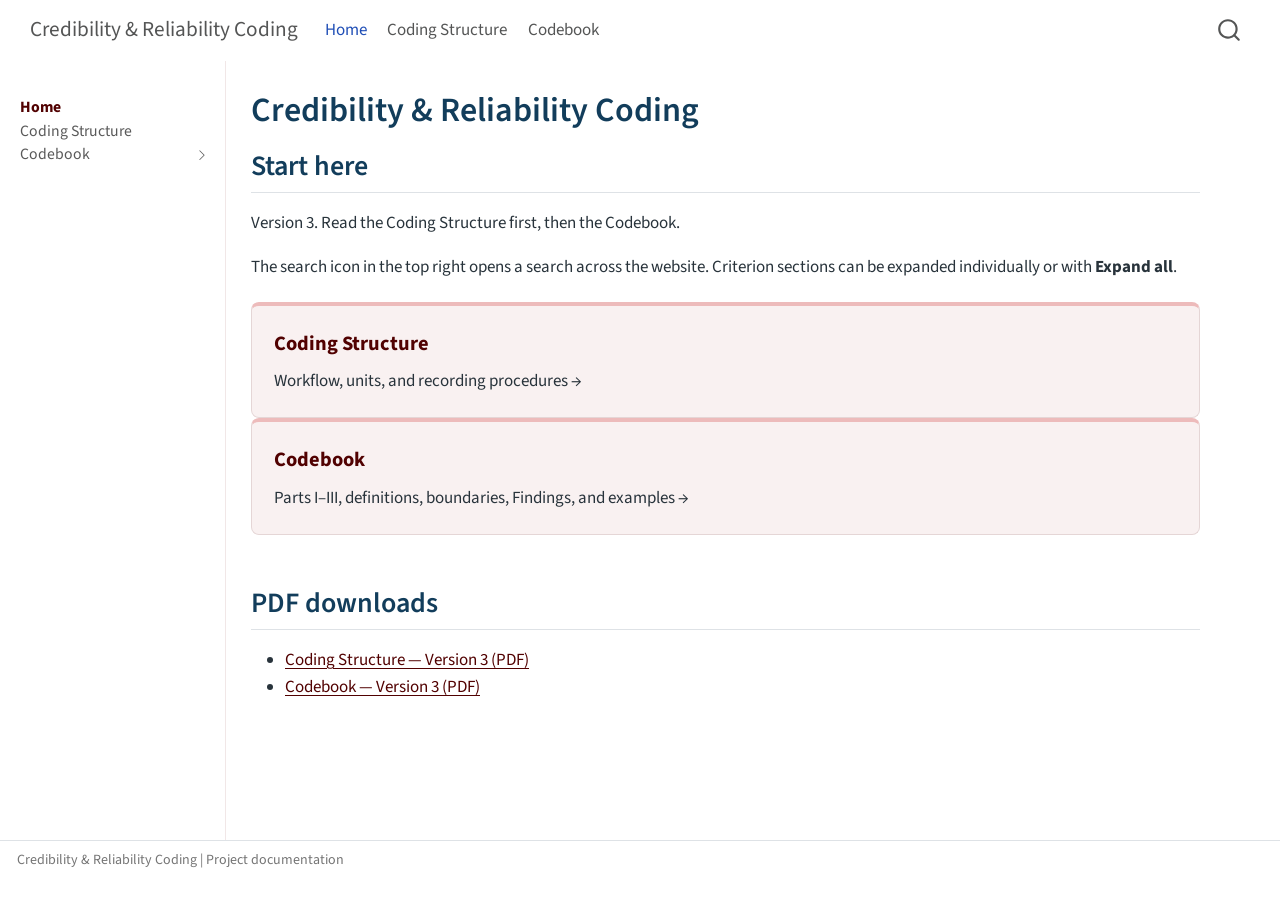
<file: index.html>
<!DOCTYPE html>
<html xmlns="http://www.w3.org/1999/xhtml" lang="en" xml:lang="en"><head>

<meta charset="utf-8">
<meta name="generator" content="quarto-1.10.19">

<meta name="viewport" content="width=device-width, initial-scale=1.0, user-scalable=yes">


<title>Credibility &amp; Reliability Coding</title>
<style>
/* Default styles provided by pandoc.
** See https://pandoc.org/MANUAL.html#variables-for-html for config info.
*/
span.smallcaps{font-variant: small-caps;}
div.columns{display: flex; gap: 1.5em;}
div.column{flex: auto;}
@media screen {
div.columns{gap: min(4vw, 1.5em);}
div.column{overflow-x: auto;}
}
div.hanging-indent{margin-left: 1.5em; text-indent: -1.5em;}
ul.task-list{list-style: none;}
ul.task-list li input[type="checkbox"] {
  width: 0.8em;
  margin: 0 0.8em 0.2em -1em; /* quarto-specific, see https://github.com/quarto-dev/quarto-cli/issues/4556 */ 
  vertical-align: middle;
}
</style>


<script src="site_libs/quarto-nav/quarto-nav.js"></script>
<script src="site_libs/quarto-nav/headroom.min.js"></script>
<script src="site_libs/clipboard/clipboard.min.js"></script>
<script src="site_libs/quarto-search/autocomplete.umd.js"></script>
<script src="site_libs/quarto-search/fuse.min.js"></script>
<script src="site_libs/quarto-search/quarto-search.js"></script>
<meta name="quarto:offset" content="./">
<script src="site_libs/quarto-html/quarto.js" type="module"></script>
<script src="site_libs/quarto-html/tabsets/tabsets.js" type="module"></script>
<script src="site_libs/quarto-html/popper.min.js"></script>
<script src="site_libs/quarto-html/tippy.umd.min.js"></script>
<script src="site_libs/quarto-html/anchor.min.js"></script>
<link href="site_libs/quarto-html/tippy.css" rel="stylesheet">
<link href="site_libs/quarto-html/quarto-syntax-highlighting-bf27225e3a48a9273f3daa8f8e829971.css" rel="stylesheet" id="quarto-text-highlighting-styles">
<script src="site_libs/bootstrap/bootstrap.min.js"></script>
<link href="site_libs/bootstrap/bootstrap-icons.css" rel="stylesheet">
<link href="site_libs/bootstrap/bootstrap-857442aafe57c8d0a401f1a8434a7a25.min.css" rel="stylesheet" append-hash="true" id="quarto-bootstrap" data-mode="light">
<script id="quarto-search-options" type="application/json">{
  "location": "navbar",
  "copy-button": false,
  "collapse-after": 3,
  "panel-placement": "end",
  "type": "overlay",
  "limit": 50,
  "keyboard-shortcut": [
    "f",
    "/",
    "s"
  ],
  "language": {
    "search-no-results-text": "No results",
    "search-matching-documents-text": "matching documents",
    "search-copy-link-title": "Copy link to search",
    "search-hide-matches-text": "Hide additional matches",
    "search-more-match-text": "more match in this document",
    "search-more-matches-text": "more matches in this document",
    "search-clear-button-title": "Clear",
    "search-text-placeholder": "",
    "search-detached-cancel-button-title": "Cancel",
    "search-submit-button-title": "Submit",
    "search-label": "Search"
  }
}</script>
<style>html{ scroll-behavior: smooth; }</style>


<link rel="stylesheet" href="assets/style.css">
</head>

<body class="nav-sidebar docked nav-fixed fullcontent quarto-light">

<div id="quarto-search-results"></div>
  <header id="quarto-header" class="headroom fixed-top">
    <nav class="navbar navbar-expand-lg " data-bs-theme="dark">
      <div class="navbar-container container-fluid">
      <div class="navbar-brand-container mx-auto">
    <a class="navbar-brand" href="./index.html">
    <span class="navbar-title">Credibility &amp; Reliability Coding</span>
    </a>
  </div>
            <div id="quarto-search" class="" title="Search"></div>
          <button class="navbar-toggler" type="button" data-bs-toggle="collapse" data-bs-target="#navbarCollapse" aria-controls="navbarCollapse" role="menu" aria-expanded="false" aria-label="Toggle navigation" onclick="if (window.quartoToggleHeadroom) { window.quartoToggleHeadroom(); }">
  <span class="navbar-toggler-icon"></span>
</button>
          <div class="collapse navbar-collapse" id="navbarCollapse">
            <ul class="navbar-nav navbar-nav-scroll me-auto">
  <li class="nav-item">
    <a class="nav-link active" href="./index.html" aria-current="page"> 
<span class="menu-text">Home</span></a>
  </li>  
  <li class="nav-item">
    <a class="nav-link" href="./coding-structure.html"> 
<span class="menu-text">Coding Structure</span></a>
  </li>  
  <li class="nav-item">
    <a class="nav-link" href="./codebook/index.html"> 
<span class="menu-text">Codebook</span></a>
  </li>  
</ul>
          </div> <!-- /navcollapse -->
            <div class="quarto-navbar-tools">
</div>
      </div> <!-- /container-fluid -->
    </nav>
  <nav class="quarto-secondary-nav">
    <div class="container-fluid d-flex">
      <button type="button" class="quarto-btn-toggle btn" data-bs-toggle="collapse" role="button" data-bs-target=".quarto-sidebar-collapse-item" aria-controls="quarto-sidebar" aria-expanded="false" aria-label="Toggle sidebar navigation" onclick="if (window.quartoToggleHeadroom) { window.quartoToggleHeadroom(); }">
        <i class="bi bi-layout-text-sidebar-reverse"></i>
      </button>
        <nav class="quarto-page-breadcrumbs" aria-label="breadcrumb"><ol class="breadcrumb"><li class="breadcrumb-item"><a href="./index.html">Home</a></li></ol></nav>
        <a class="flex-grow-1" role="navigation" data-bs-toggle="collapse" data-bs-target=".quarto-sidebar-collapse-item" aria-controls="quarto-sidebar" aria-expanded="false" aria-label="Toggle sidebar navigation" onclick="if (window.quartoToggleHeadroom) { window.quartoToggleHeadroom(); }">      
        </a>
    </div>
  </nav>
</header>
<!-- content -->
<div id="quarto-content" class="quarto-container page-columns page-rows-contents page-layout-article page-navbar">
<!-- sidebar -->
  <nav id="quarto-sidebar" class="sidebar collapse collapse-horizontal quarto-sidebar-collapse-item sidebar-navigation docked overflow-auto">
    <div class="sidebar-menu-container"> 
    <ul class="list-unstyled mt-1">
        <li class="sidebar-item">
  <div class="sidebar-item-container"> 
  <a href="./index.html" class="sidebar-item-text sidebar-link active">
 <span class="menu-text">Home</span></a>
  </div>
</li>
        <li class="sidebar-item">
  <div class="sidebar-item-container"> 
  <a href="./coding-structure.html" class="sidebar-item-text sidebar-link">
 <span class="menu-text">Coding Structure</span></a>
  </div>
</li>
        <li class="sidebar-item sidebar-item-section">
      <div class="sidebar-item-container"> 
            <a href="./codebook/index.html" class="sidebar-item-text sidebar-link">
 <span class="menu-text">Codebook</span></a>
          <a class="sidebar-item-toggle text-start collapsed" data-bs-toggle="collapse" data-bs-target="#quarto-sidebar-section-1" role="navigation" aria-expanded="false" aria-label="Toggle section">
            <i class="bi bi-chevron-right ms-2"></i>
          </a> 
      </div>
      <ul id="quarto-sidebar-section-1" class="collapse list-unstyled sidebar-section depth1 ">  
          <li class="sidebar-item">
  <div class="sidebar-item-container"> 
  <a href="./codebook/index.html" class="sidebar-item-text sidebar-link">
 <span class="menu-text">Overview</span></a>
  </div>
</li>
          <li class="sidebar-item">
  <div class="sidebar-item-container"> 
  <a href="./codebook/acceptance.html" class="sidebar-item-text sidebar-link">
 <span class="menu-text">I. Evidentiary Acceptance</span></a>
  </div>
</li>
          <li class="sidebar-item">
  <div class="sidebar-item-container"> 
  <a href="./codebook/assessment-focus.html" class="sidebar-item-text sidebar-link">
 <span class="menu-text">II. Assessment Focus</span></a>
  </div>
</li>
          <li class="sidebar-item">
  <div class="sidebar-item-container"> 
  <a href="./codebook/substantive-criteria.html" class="sidebar-item-text sidebar-link">
 <span class="menu-text">III. Substantive criteria</span></a>
  </div>
</li>
          <li class="sidebar-item">
  <div class="sidebar-item-container"> 
  <a href="./codebook/a.html" class="sidebar-item-text sidebar-link">
 <span class="menu-text">A. Content of the account</span></a>
  </div>
</li>
          <li class="sidebar-item">
  <div class="sidebar-item-container"> 
  <a href="./codebook/b.html" class="sidebar-item-text sidebar-link">
 <span class="menu-text">B. Consistency and correspondence</span></a>
  </div>
</li>
          <li class="sidebar-item">
  <div class="sidebar-item-container"> 
  <a href="./codebook/c.html" class="sidebar-item-text sidebar-link">
 <span class="menu-text">C. Person motivations</span></a>
  </div>
</li>
          <li class="sidebar-item">
  <div class="sidebar-item-container"> 
  <a href="./codebook/d.html" class="sidebar-item-text sidebar-link">
 <span class="menu-text">D. Overall credibility and presentation</span></a>
  </div>
</li>
          <li class="sidebar-item">
  <div class="sidebar-item-container"> 
  <a href="./codebook/e.html" class="sidebar-item-text sidebar-link">
 <span class="menu-text">E. Surrounding behavior</span></a>
  </div>
</li>
      </ul>
  </li>
    </ul>
    </div>
</nav>
<div id="quarto-sidebar-glass" class="quarto-sidebar-collapse-item" data-bs-toggle="collapse" data-bs-target=".quarto-sidebar-collapse-item"></div>
<!-- margin-sidebar -->
    
<!-- main -->
<main class="content" id="quarto-document-content">

<header id="title-block-header" class="quarto-title-block default">
<div class="quarto-title">
<h1 class="title">Credibility &amp; Reliability Coding</h1>
</div>



<div class="quarto-title-meta">

    
  
    
  </div>
  


</header>


<section id="start-here" class="level2">
<h2 class="anchored" data-anchor-id="start-here">Start here</h2>
<p>Version 3. Read the Coding Structure first, then the Codebook.</p>
<p>The search icon in the top right opens a search across the website. Criterion sections can be expanded individually or with <strong>Expand all</strong>.</p>
<div class="home-cards">
<p><a class="home-card" href="coding-structure.html"><strong>Coding Structure</strong><span>Workflow, units, and recording procedures →</span></a> <a class="home-card" href="codebook/index.html"><strong>Codebook</strong><span>Parts I–III, definitions, boundaries, Findings, and examples →</span></a></p>
</div>
</section>
<section id="pdf-downloads" class="level2">
<h2 class="anchored" data-anchor-id="pdf-downloads">PDF downloads</h2>
<ul>
<li><a href="pdf/coding-structure-v3.pdf" download="coding-structure-v3.pdf">Coding Structure — Version 3 (PDF)</a></li>
<li><a href="pdf/codebook-v3.pdf" download="codebook-v3.pdf">Codebook — Version 3 (PDF)</a></li>
</ul>


</section>

</main> <!-- /main -->
<script>
(function () {
  function markCurrentNavigation() {
    var path = window.location.pathname;
    document.querySelectorAll('.navbar .nav-link').forEach(function (link) {
      var target = new URL(link.getAttribute('data-original-href') || link.href).pathname;
      var codebook = target.endsWith('/codebook/index.html');
      var active = path === target || path === target.replace(/index\.html$/, '') ||
        (codebook && path.startsWith(target.slice(0, -10)));
      link.classList.toggle('active', active);
      if (active) link.setAttribute('aria-current', 'page');
      else link.removeAttribute('aria-current');
    });
  }
  function openHashTarget() {
    if (!window.location.hash) return;
    var id = decodeURIComponent(window.location.hash.slice(1));
    var el = document.getElementById(id);
    if (!el) return;
    if (el.tagName === 'DETAILS') el.open = true;
    var p = el.parentElement;
    while (p) { if (p.tagName === 'DETAILS') p.open = true; p = p.parentElement; }
    setTimeout(function () { el.scrollIntoView({block: 'start'}); }, 70);
  }
  function openSearchMatches() {
    document.querySelectorAll('#source-content mark').forEach(function (mark) {
      var parent = mark.parentElement;
      while (parent) {
        if (parent.tagName === 'DETAILS') parent.open = true;
        parent = parent.parentElement;
      }
    });
  }
  document.addEventListener('click', function (ev) {
    var btn = ev.target.closest('button[data-expand]');
    if (btn) {
      var expand = btn.dataset.expand === 'true';
      document.querySelectorAll('details.criterion, details.subcriterion').forEach(function(d) { d.open = expand; });
    }
    var link = ev.target.closest('a[href*="#"]');
    if (link) setTimeout(openHashTarget, 30);
  });
  window.addEventListener('hashchange', openHashTarget);
  document.addEventListener('DOMContentLoaded', openHashTarget);
  document.addEventListener('DOMContentLoaded', markCurrentNavigation);
  document.addEventListener('DOMContentLoaded', openSearchMatches);
  window.addEventListener('load', openHashTarget);
  window.addEventListener('load', markCurrentNavigation);
})();
</script>
<script id="quarto-html-after-body" type="application/javascript">
  window.document.addEventListener("DOMContentLoaded", function (event) {
    const icon = "";
    const anchorJS = new window.AnchorJS();
    anchorJS.options = {
      placement: 'right',
      icon: icon
    };
    anchorJS.add('.anchored');
    const isCodeAnnotation = (el) => {
      for (const clz of el.classList) {
        if (clz.startsWith('code-annotation-')) {                     
          return true;
        }
      }
      return false;
    }
    const onCopySuccess = function(e) {
      // button target
      const button = e.trigger;
      // don't keep focus
      button.blur();
      // flash "checked"
      button.classList.add('code-copy-button-checked');
      var currentTitle = button.getAttribute("title");
      button.setAttribute("title", "Copied!");
      let tooltip;
      if (window.bootstrap) {
        button.setAttribute("data-bs-toggle", "tooltip");
        button.setAttribute("data-bs-placement", "left");
        button.setAttribute("data-bs-title", "Copied!");
        tooltip = new bootstrap.Tooltip(button, 
          { trigger: "manual", 
            customClass: "code-copy-button-tooltip",
            offset: [0, -8]});
        tooltip.show();    
      }
      setTimeout(function() {
        if (tooltip) {
          tooltip.hide();
          button.removeAttribute("data-bs-title");
          button.removeAttribute("data-bs-toggle");
          button.removeAttribute("data-bs-placement");
        }
        button.setAttribute("title", currentTitle);
        button.classList.remove('code-copy-button-checked');
      }, 1000);
      // clear code selection
      e.clearSelection();
    }
    const getTextToCopy = function(trigger) {
      const outerScaffold = trigger.parentElement.cloneNode(true);
      const codeEl = outerScaffold.querySelector('code');
      for (const childEl of codeEl.children) {
        if (isCodeAnnotation(childEl)) {
          childEl.remove();
        }
      }
      return codeEl.innerText;
    }
    const clipboard = new window.ClipboardJS('.code-copy-button:not([data-in-quarto-modal])', {
      text: getTextToCopy
    });
    clipboard.on('success', onCopySuccess);
    if (window.document.getElementById('quarto-embedded-source-code-modal')) {
      const clipboardModal = new window.ClipboardJS('.code-copy-button[data-in-quarto-modal]', {
        text: getTextToCopy,
        container: window.document.getElementById('quarto-embedded-source-code-modal')
      });
      clipboardModal.on('success', onCopySuccess);
    }
      var localhostRegex = new RegExp(/^(?:http|https):\/\/localhost\:?[0-9]*\//);
      var mailtoRegex = new RegExp(/^mailto:/);
        var filterRegex = new RegExp('/' + window.location.host + '/');
      var isInternal = (href) => {
          return filterRegex.test(href) || localhostRegex.test(href) || mailtoRegex.test(href);
      }
      // Inspect non-navigation links and adorn them if external
     var links = window.document.querySelectorAll('a[href]:not(.nav-link):not(.navbar-brand):not(.toc-action):not(.sidebar-link):not(.sidebar-item-toggle):not(.pagination-link):not(.no-external):not([aria-hidden]):not(.dropdown-item):not(.quarto-navigation-tool):not(.about-link)');
      for (var i=0; i<links.length; i++) {
        const link = links[i];
        if (!isInternal(link.href)) {
          // undo the damage that might have been done by quarto-nav.js in the case of
          // links that we want to consider external
          if (link.dataset.originalHref !== undefined) {
            link.href = link.dataset.originalHref;
          }
            // target, if specified
            link.setAttribute("target", "_blank");
            if (link.getAttribute("rel") === null) {
              link.setAttribute("rel", "noopener");
            }
        }
      }
    function tippyHover(el, contentFn, onTriggerFn, onUntriggerFn) {
      const config = {
        allowHTML: true,
        maxWidth: 500,
        delay: 100,
        arrow: false,
        appendTo: function(el) {
            return el.parentElement;
        },
        interactive: true,
        interactiveBorder: 10,
        theme: 'quarto',
        placement: 'bottom-start',
      };
      if (contentFn) {
        config.content = contentFn;
      }
      if (onTriggerFn) {
        config.onTrigger = onTriggerFn;
      }
      if (onUntriggerFn) {
        config.onUntrigger = onUntriggerFn;
      }
      window.tippy(el, config); 
    }
    const noterefs = window.document.querySelectorAll('a[role="doc-noteref"]');
    for (var i=0; i<noterefs.length; i++) {
      const ref = noterefs[i];
      tippyHover(ref, function() {
        // use id or data attribute instead here
        let href = ref.getAttribute('data-footnote-href') || ref.getAttribute('href');
        try { href = new URL(href).hash; } catch {}
        const id = href.replace(/^#\/?/, "");
        const note = window.document.getElementById(id);
        if (note) {
          return note.innerHTML;
        } else {
          return "";
        }
      });
    }
    const xrefs = window.document.querySelectorAll('a.quarto-xref');
    const processXRef = (id, note) => {
      // Strip column container classes
      const stripColumnClz = (el) => {
        el.classList.remove("page-full", "page-columns");
        if (el.children) {
          for (const child of el.children) {
            stripColumnClz(child);
          }
        }
      }
      stripColumnClz(note)
      if (id === null || id.startsWith('sec-')) {
        // Special case sections, only their first couple elements
        const container = document.createElement("div");
        if (note.children && note.children.length > 2) {
          container.appendChild(note.children[0].cloneNode(true));
          for (let i = 1; i < note.children.length; i++) {
            const child = note.children[i];
            if (child.tagName === "P" && child.innerText === "") {
              continue;
            } else {
              container.appendChild(child.cloneNode(true));
              break;
            }
          }
          if (window.Quarto?.typesetMath) {
            window.Quarto.typesetMath(container);
          }
          return container.innerHTML
        } else {
          if (window.Quarto?.typesetMath) {
            window.Quarto.typesetMath(note);
          }
          return note.innerHTML;
        }
      } else {
        // Remove any anchor links if they are present
        const anchorLink = note.querySelector('a.anchorjs-link');
        if (anchorLink) {
          anchorLink.remove();
        }
        if (window.Quarto?.typesetMath) {
          window.Quarto.typesetMath(note);
        }
        if (note.classList.contains("callout")) {
          return note.outerHTML;
        } else {
          return note.innerHTML;
        }
      }
    }
    for (var i=0; i<xrefs.length; i++) {
      const xref = xrefs[i];
      tippyHover(xref, undefined, function(instance) {
        instance.disable();
        let url = xref.getAttribute('href');
        let hash = undefined; 
        if (url.startsWith('#')) {
          hash = url;
        } else {
          try { hash = new URL(url).hash; } catch {}
        }
        if (hash) {
          const id = hash.replace(/^#\/?/, "");
          const note = window.document.getElementById(id);
          if (note !== null) {
            try {
              const html = processXRef(id, note.cloneNode(true));
              instance.setContent(html);
            } finally {
              instance.enable();
              instance.show();
            }
          } else {
            // See if we can fetch this
            fetch(url.split('#')[0])
            .then(res => res.text())
            .then(html => {
              const parser = new DOMParser();
              const htmlDoc = parser.parseFromString(html, "text/html");
              const note = htmlDoc.getElementById(id);
              if (note !== null) {
                const html = processXRef(id, note);
                instance.setContent(html);
              } 
            }).finally(() => {
              instance.enable();
              instance.show();
            });
          }
        } else {
          // See if we can fetch a full url (with no hash to target)
          // This is a special case and we should probably do some content thinning / targeting
          fetch(url)
          .then(res => res.text())
          .then(html => {
            const parser = new DOMParser();
            const htmlDoc = parser.parseFromString(html, "text/html");
            const note = htmlDoc.querySelector('main.content');
            if (note !== null) {
              // This should only happen for chapter cross references
              // (since there is no id in the URL)
              // remove the first header
              if (note.children.length > 0 && note.children[0].tagName === "HEADER") {
                note.children[0].remove();
              }
              const html = processXRef(null, note);
              instance.setContent(html);
            } 
          }).finally(() => {
            instance.enable();
            instance.show();
          });
        }
      }, function(instance) {
      });
    }
        let selectedAnnoteEl;
        const selectorForAnnotation = ( cell, annotation) => {
          let cellAttr = 'data-code-cell="' + cell + '"';
          let lineAttr = 'data-code-annotation="' +  annotation + '"';
          const selector = 'span[' + cellAttr + '][' + lineAttr + ']';
          return selector;
        }
        const selectCodeLines = (annoteEl) => {
          const doc = window.document;
          const targetCell = annoteEl.getAttribute("data-target-cell");
          const targetAnnotation = annoteEl.getAttribute("data-target-annotation");
          const annoteSpan = window.document.querySelector(selectorForAnnotation(targetCell, targetAnnotation));
          const lines = annoteSpan.getAttribute("data-code-lines").split(",");
          const lineIds = lines.map((line) => {
            return targetCell + "-" + line;
          })
          let top = null;
          let height = null;
          let parent = null;
          if (lineIds.length > 0) {
              //compute the position of the single el (top and bottom and make a div)
              const el = window.document.getElementById(lineIds[0]);
              top = el.offsetTop;
              height = el.offsetHeight;
              parent = el.parentElement.parentElement;
            if (lineIds.length > 1) {
              const lastEl = window.document.getElementById(lineIds[lineIds.length - 1]);
              const bottom = lastEl.offsetTop + lastEl.offsetHeight;
              height = bottom - top;
            }
            if (top !== null && height !== null && parent !== null) {
              // cook up a div (if necessary) and position it 
              let div = window.document.getElementById("code-annotation-line-highlight");
              if (div === null) {
                div = window.document.createElement("div");
                div.setAttribute("id", "code-annotation-line-highlight");
                div.style.position = 'absolute';
                parent.appendChild(div);
              }
              div.style.top = top - 2 + "px";
              div.style.height = height + 4 + "px";
              div.style.left = 0;
              let gutterDiv = window.document.getElementById("code-annotation-line-highlight-gutter");
              if (gutterDiv === null) {
                gutterDiv = window.document.createElement("div");
                gutterDiv.setAttribute("id", "code-annotation-line-highlight-gutter");
                gutterDiv.style.position = 'absolute';
                const codeCell = window.document.getElementById(targetCell);
                const gutter = codeCell.querySelector('.code-annotation-gutter');
                gutter.appendChild(gutterDiv);
              }
              gutterDiv.style.top = top - 2 + "px";
              gutterDiv.style.height = height + 4 + "px";
            }
            selectedAnnoteEl = annoteEl;
          }
        };
        const unselectCodeLines = () => {
          const elementsIds = ["code-annotation-line-highlight", "code-annotation-line-highlight-gutter"];
          elementsIds.forEach((elId) => {
            const div = window.document.getElementById(elId);
            if (div) {
              div.remove();
            }
          });
          selectedAnnoteEl = undefined;
        };
          // Handle positioning of the toggle
      window.addEventListener(
        "resize",
        throttle(() => {
          elRect = undefined;
          if (selectedAnnoteEl) {
            selectCodeLines(selectedAnnoteEl);
          }
        }, 10)
      );
      function throttle(fn, ms) {
      let throttle = false;
      let timer;
        return (...args) => {
          if(!throttle) { // first call gets through
              fn.apply(this, args);
              throttle = true;
          } else { // all the others get throttled
              if(timer) clearTimeout(timer); // cancel #2
              timer = setTimeout(() => {
                fn.apply(this, args);
                timer = throttle = false;
              }, ms);
          }
        };
      }
        // Attach click handler to the DT
        const annoteDls = window.document.querySelectorAll('dt[data-target-cell]');
        for (const annoteDlNode of annoteDls) {
          annoteDlNode.addEventListener('click', (event) => {
            const clickedEl = event.target;
            if (clickedEl !== selectedAnnoteEl) {
              unselectCodeLines();
              const activeEl = window.document.querySelector('dt[data-target-cell].code-annotation-active');
              if (activeEl) {
                activeEl.classList.remove('code-annotation-active');
              }
              selectCodeLines(clickedEl);
              clickedEl.classList.add('code-annotation-active');
            } else {
              // Unselect the line
              unselectCodeLines();
              clickedEl.classList.remove('code-annotation-active');
            }
          });
        }
    const findCites = (el) => {
      const parentEl = el.parentElement;
      if (parentEl) {
        const cites = parentEl.dataset.cites;
        if (cites) {
          return {
            el,
            cites: cites.split(' ')
          };
        } else {
          return findCites(el.parentElement)
        }
      } else {
        return undefined;
      }
    };
    var bibliorefs = window.document.querySelectorAll('a[role="doc-biblioref"]');
    for (var i=0; i<bibliorefs.length; i++) {
      const ref = bibliorefs[i];
      const citeInfo = findCites(ref);
      if (citeInfo) {
        tippyHover(citeInfo.el, function() {
          var popup = window.document.createElement('div');
          citeInfo.cites.forEach(function(cite) {
            var citeDiv = window.document.createElement('div');
            citeDiv.classList.add('hanging-indent');
            citeDiv.classList.add('csl-entry');
            var biblioDiv = window.document.getElementById('ref-' + cite);
            if (biblioDiv) {
              citeDiv.innerHTML = biblioDiv.innerHTML;
            }
            popup.appendChild(citeDiv);
          });
          return popup.innerHTML;
        });
      }
    }
  });
  </script>
</div> <!-- /content -->
<footer class="footer">
  <div class="nav-footer">
    <div class="nav-footer-left">
<p>Credibility &amp; Reliability Coding | Project documentation</p>
</div>   
    <div class="nav-footer-center">
      &nbsp;
    </div>
    <div class="nav-footer-right">
      &nbsp;
    </div>
  </div>
</footer>




<script src="site_libs/quarto-html/zenscroll-min.js"></script>
</body></html>
</file>
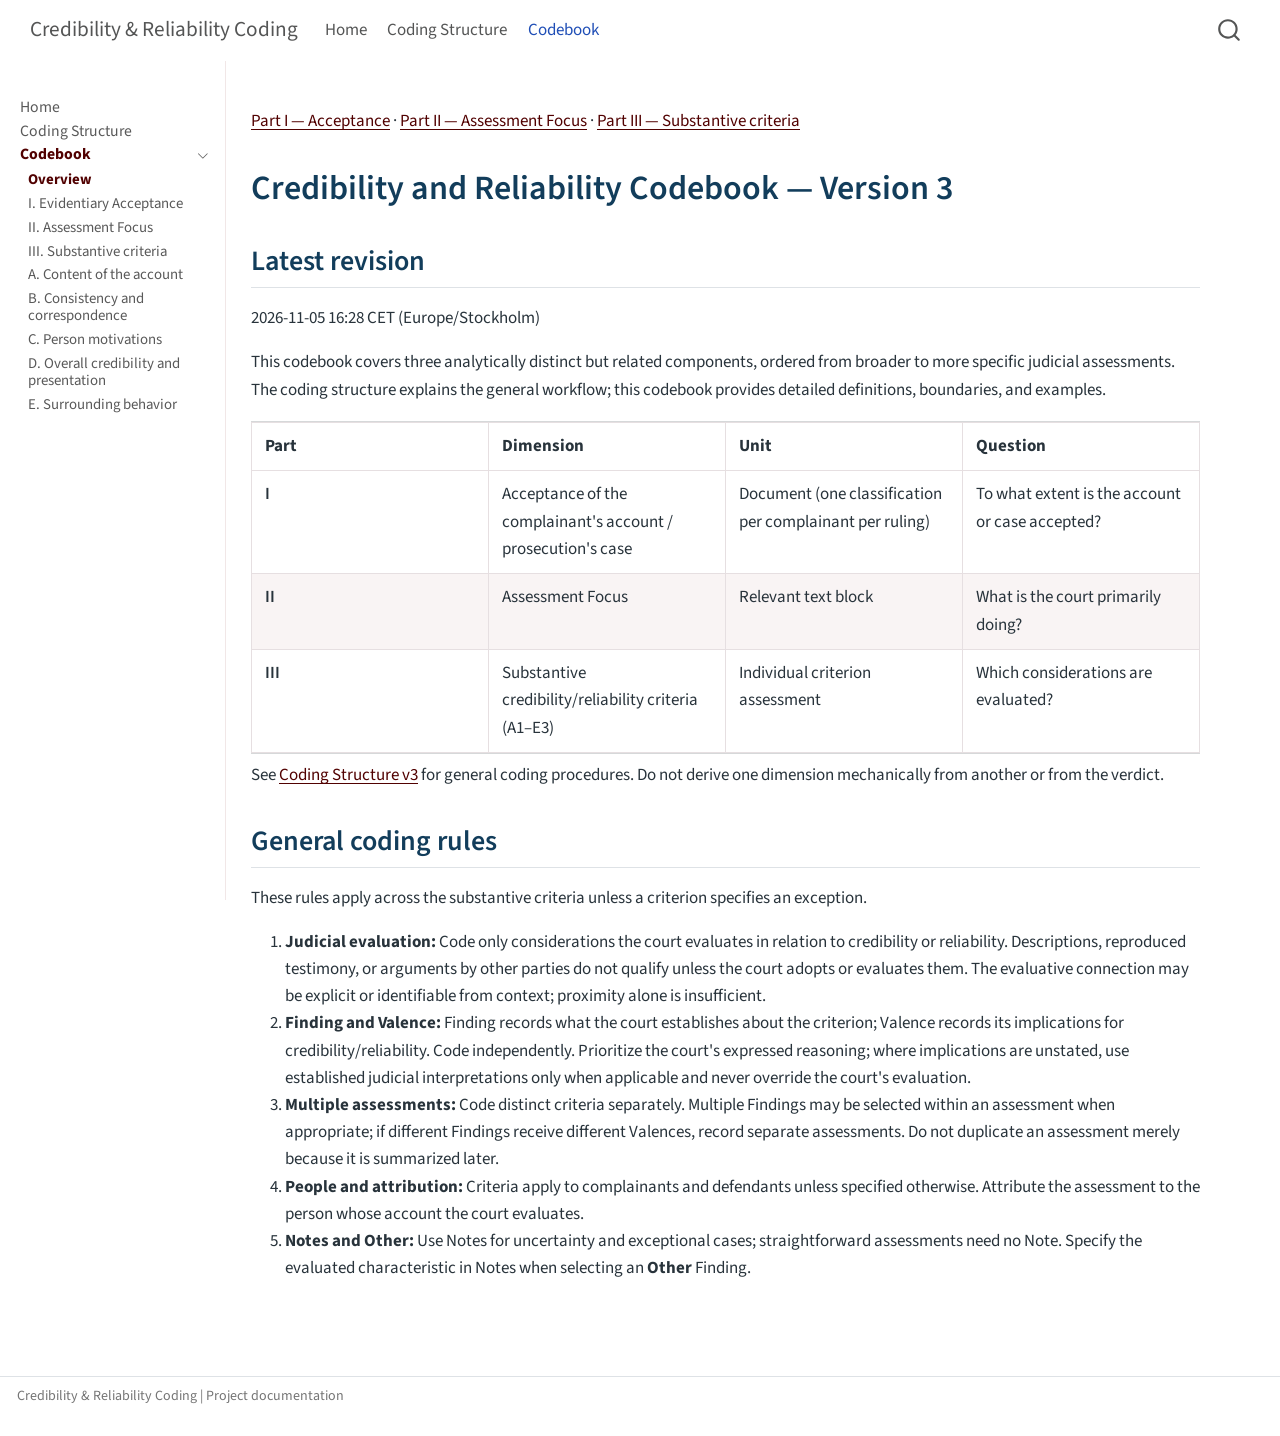
<file: codebook/index.html>
<!DOCTYPE html>
<html xmlns="http://www.w3.org/1999/xhtml" lang="en" xml:lang="en"><head>

<meta charset="utf-8">
<meta name="generator" content="quarto-1.10.19">

<meta name="viewport" content="width=device-width, initial-scale=1.0, user-scalable=yes">


<title>Codebook overview – Credibility &amp; Reliability Coding</title>
<style>
/* Default styles provided by pandoc.
** See https://pandoc.org/MANUAL.html#variables-for-html for config info.
*/
span.smallcaps{font-variant: small-caps;}
div.columns{display: flex; gap: 1.5em;}
div.column{flex: auto;}
@media screen {
div.columns{gap: min(4vw, 1.5em);}
div.column{overflow-x: auto;}
}
div.hanging-indent{margin-left: 1.5em; text-indent: -1.5em;}
ul.task-list{list-style: none;}
ul.task-list li input[type="checkbox"] {
  width: 0.8em;
  margin: 0 0.8em 0.2em -1em; /* quarto-specific, see https://github.com/quarto-dev/quarto-cli/issues/4556 */ 
  vertical-align: middle;
}
</style>


<script src="../site_libs/quarto-nav/quarto-nav.js"></script>
<script src="../site_libs/quarto-nav/headroom.min.js"></script>
<script src="../site_libs/clipboard/clipboard.min.js"></script>
<script src="../site_libs/quarto-search/autocomplete.umd.js"></script>
<script src="../site_libs/quarto-search/fuse.min.js"></script>
<script src="../site_libs/quarto-search/quarto-search.js"></script>
<meta name="quarto:offset" content="../">
<script src="../site_libs/quarto-html/quarto.js" type="module"></script>
<script src="../site_libs/quarto-html/tabsets/tabsets.js" type="module"></script>
<script src="../site_libs/quarto-html/popper.min.js"></script>
<script src="../site_libs/quarto-html/tippy.umd.min.js"></script>
<script src="../site_libs/quarto-html/anchor.min.js"></script>
<link href="../site_libs/quarto-html/tippy.css" rel="stylesheet">
<link href="../site_libs/quarto-html/quarto-syntax-highlighting-bf27225e3a48a9273f3daa8f8e829971.css" rel="stylesheet" id="quarto-text-highlighting-styles">
<script src="../site_libs/bootstrap/bootstrap.min.js"></script>
<link href="../site_libs/bootstrap/bootstrap-icons.css" rel="stylesheet">
<link href="../site_libs/bootstrap/bootstrap-857442aafe57c8d0a401f1a8434a7a25.min.css" rel="stylesheet" append-hash="true" id="quarto-bootstrap" data-mode="light">
<script id="quarto-search-options" type="application/json">{
  "location": "navbar",
  "copy-button": false,
  "collapse-after": 3,
  "panel-placement": "end",
  "type": "overlay",
  "limit": 50,
  "keyboard-shortcut": [
    "f",
    "/",
    "s"
  ],
  "language": {
    "search-no-results-text": "No results",
    "search-matching-documents-text": "matching documents",
    "search-copy-link-title": "Copy link to search",
    "search-hide-matches-text": "Hide additional matches",
    "search-more-match-text": "more match in this document",
    "search-more-matches-text": "more matches in this document",
    "search-clear-button-title": "Clear",
    "search-text-placeholder": "",
    "search-detached-cancel-button-title": "Cancel",
    "search-submit-button-title": "Submit",
    "search-label": "Search"
  }
}</script>
<style>html{ scroll-behavior: smooth; }</style>


<link rel="stylesheet" href="../assets/style.css">
</head>

<body class="nav-sidebar docked nav-fixed fullcontent quarto-light">

<div id="quarto-search-results"></div>
  <header id="quarto-header" class="headroom fixed-top">
    <nav class="navbar navbar-expand-lg " data-bs-theme="dark">
      <div class="navbar-container container-fluid">
      <div class="navbar-brand-container mx-auto">
    <a class="navbar-brand" href="../index.html">
    <span class="navbar-title">Credibility &amp; Reliability Coding</span>
    </a>
  </div>
            <div id="quarto-search" class="" title="Search"></div>
          <button class="navbar-toggler" type="button" data-bs-toggle="collapse" data-bs-target="#navbarCollapse" aria-controls="navbarCollapse" role="menu" aria-expanded="false" aria-label="Toggle navigation" onclick="if (window.quartoToggleHeadroom) { window.quartoToggleHeadroom(); }">
  <span class="navbar-toggler-icon"></span>
</button>
          <div class="collapse navbar-collapse" id="navbarCollapse">
            <ul class="navbar-nav navbar-nav-scroll me-auto">
  <li class="nav-item">
    <a class="nav-link active" href="../index.html" aria-current="page"> 
<span class="menu-text">Home</span></a>
  </li>  
  <li class="nav-item">
    <a class="nav-link" href="../coding-structure.html"> 
<span class="menu-text">Coding Structure</span></a>
  </li>  
  <li class="nav-item">
    <a class="nav-link" href="../codebook/index.html"> 
<span class="menu-text">Codebook</span></a>
  </li>  
</ul>
          </div> <!-- /navcollapse -->
            <div class="quarto-navbar-tools">
</div>
      </div> <!-- /container-fluid -->
    </nav>
  <nav class="quarto-secondary-nav">
    <div class="container-fluid d-flex">
      <button type="button" class="quarto-btn-toggle btn" data-bs-toggle="collapse" role="button" data-bs-target=".quarto-sidebar-collapse-item" aria-controls="quarto-sidebar" aria-expanded="false" aria-label="Toggle sidebar navigation" onclick="if (window.quartoToggleHeadroom) { window.quartoToggleHeadroom(); }">
        <i class="bi bi-layout-text-sidebar-reverse"></i>
      </button>
        <nav class="quarto-page-breadcrumbs" aria-label="breadcrumb"><ol class="breadcrumb"><li class="breadcrumb-item"><a href="../codebook/index.html">Codebook</a></li></ol></nav>
        <a class="flex-grow-1" role="navigation" data-bs-toggle="collapse" data-bs-target=".quarto-sidebar-collapse-item" aria-controls="quarto-sidebar" aria-expanded="false" aria-label="Toggle sidebar navigation" onclick="if (window.quartoToggleHeadroom) { window.quartoToggleHeadroom(); }">      
        </a>
    </div>
  </nav>
</header>
<!-- content -->
<div id="quarto-content" class="quarto-container page-columns page-rows-contents page-layout-article page-navbar">
<!-- sidebar -->
  <nav id="quarto-sidebar" class="sidebar collapse collapse-horizontal quarto-sidebar-collapse-item sidebar-navigation docked overflow-auto">
    <div class="sidebar-menu-container"> 
    <ul class="list-unstyled mt-1">
        <li class="sidebar-item">
  <div class="sidebar-item-container"> 
  <a href="../index.html" class="sidebar-item-text sidebar-link">
 <span class="menu-text">Home</span></a>
  </div>
</li>
        <li class="sidebar-item">
  <div class="sidebar-item-container"> 
  <a href="../coding-structure.html" class="sidebar-item-text sidebar-link">
 <span class="menu-text">Coding Structure</span></a>
  </div>
</li>
        <li class="sidebar-item sidebar-item-section">
      <div class="sidebar-item-container"> 
            <a href="../codebook/index.html" class="sidebar-item-text sidebar-link active">
 <span class="menu-text">Codebook</span></a>
          <a class="sidebar-item-toggle text-start" data-bs-toggle="collapse" data-bs-target="#quarto-sidebar-section-1" role="navigation" aria-expanded="true" aria-label="Toggle section">
            <i class="bi bi-chevron-right ms-2"></i>
          </a> 
      </div>
      <ul id="quarto-sidebar-section-1" class="collapse list-unstyled sidebar-section depth1 show">  
          <li class="sidebar-item">
  <div class="sidebar-item-container"> 
  <a href="../codebook/index.html" class="sidebar-item-text sidebar-link active">
 <span class="menu-text">Overview</span></a>
  </div>
</li>
          <li class="sidebar-item">
  <div class="sidebar-item-container"> 
  <a href="../codebook/acceptance.html" class="sidebar-item-text sidebar-link">
 <span class="menu-text">I. Evidentiary Acceptance</span></a>
  </div>
</li>
          <li class="sidebar-item">
  <div class="sidebar-item-container"> 
  <a href="../codebook/assessment-focus.html" class="sidebar-item-text sidebar-link">
 <span class="menu-text">II. Assessment Focus</span></a>
  </div>
</li>
          <li class="sidebar-item">
  <div class="sidebar-item-container"> 
  <a href="../codebook/substantive-criteria.html" class="sidebar-item-text sidebar-link">
 <span class="menu-text">III. Substantive criteria</span></a>
  </div>
</li>
          <li class="sidebar-item">
  <div class="sidebar-item-container"> 
  <a href="../codebook/a.html" class="sidebar-item-text sidebar-link">
 <span class="menu-text">A. Content of the account</span></a>
  </div>
</li>
          <li class="sidebar-item">
  <div class="sidebar-item-container"> 
  <a href="../codebook/b.html" class="sidebar-item-text sidebar-link">
 <span class="menu-text">B. Consistency and correspondence</span></a>
  </div>
</li>
          <li class="sidebar-item">
  <div class="sidebar-item-container"> 
  <a href="../codebook/c.html" class="sidebar-item-text sidebar-link">
 <span class="menu-text">C. Person motivations</span></a>
  </div>
</li>
          <li class="sidebar-item">
  <div class="sidebar-item-container"> 
  <a href="../codebook/d.html" class="sidebar-item-text sidebar-link">
 <span class="menu-text">D. Overall credibility and presentation</span></a>
  </div>
</li>
          <li class="sidebar-item">
  <div class="sidebar-item-container"> 
  <a href="../codebook/e.html" class="sidebar-item-text sidebar-link">
 <span class="menu-text">E. Surrounding behavior</span></a>
  </div>
</li>
      </ul>
  </li>
    </ul>
    </div>
</nav>
<div id="quarto-sidebar-glass" class="quarto-sidebar-collapse-item" data-bs-toggle="collapse" data-bs-target=".quarto-sidebar-collapse-item"></div>
<!-- margin-sidebar -->
    
<!-- main -->
<main class="content" id="quarto-document-content">

<header id="title-block-header" class="quarto-title-block default">
<div class="quarto-title">
<h1 class="title">Codebook overview</h1>
</div>



<div class="quarto-title-meta">

    
  
    
  </div>
  


</header>


<p><a href="../codebook/acceptance.html">Part I — Acceptance</a> · <a href="../codebook/assessment-focus.html">Part II — Assessment Focus</a> · <a href="../codebook/substantive-criteria.html">Part III — Substantive criteria</a></p>


<div id="source-content" class="source-content quarto-include-in-search-index" data-source="codebook_v3.md" data-section="overview">
<section id="credibility-and-reliability-codebook-version-3" class="level1">
<h1>Credibility and Reliability Codebook — Version 3</h1>
<section id="latest-revision" class="level2">
<h2 class="anchored" data-anchor-id="latest-revision">Latest revision</h2>
<p>2026-11-05 16:28 CET (Europe/Stockholm)</p>
<p>This codebook covers three analytically distinct but related components, ordered from broader to more specific judicial assessments. The coding structure explains the general workflow; this codebook provides detailed definitions, boundaries, and examples.</p>
<table class="source-table caption-top table">
<colgroup>
<col style="width: 25%">
<col style="width: 25%">
<col style="width: 25%">
<col style="width: 25%">
</colgroup>
<thead>
<tr class="header">
<th>Part</th>
<th>Dimension</th>
<th>Unit</th>
<th>Question</th>
</tr>
</thead>
<tbody>
<tr class="odd">
<td>I</td>
<td>Acceptance of the complainant's account / prosecution's case</td>
<td>Document (one classification per complainant per ruling)</td>
<td>To what extent is the account or case accepted?</td>
</tr>
<tr class="even">
<td>II</td>
<td>Assessment Focus</td>
<td>Relevant text block</td>
<td>What is the court primarily doing?</td>
</tr>
<tr class="odd">
<td>III</td>
<td>Substantive credibility/reliability criteria (A1–E3)</td>
<td>Individual criterion assessment</td>
<td>Which considerations are evaluated?</td>
</tr>
</tbody>
</table>
<p>See <a href="../coding-structure.html">Coding Structure v3</a> for general coding procedures. Do not derive one dimension mechanically from another or from the verdict.</p>
</section>
<section id="general-coding-rules" class="level2">
<h2 class="anchored" data-anchor-id="general-coding-rules">General coding rules</h2>
<p>These rules apply across the substantive criteria unless a criterion specifies an exception.</p>
<ol type="1">
<li><strong>Judicial evaluation:</strong> Code only considerations the court evaluates in relation to credibility or reliability. Descriptions, reproduced testimony, or arguments by other parties do not qualify unless the court adopts or evaluates them. The evaluative connection may be explicit or identifiable from context; proximity alone is insufficient.</li>
<li><strong>Finding and Valence:</strong> Finding records what the court establishes about the criterion; Valence records its implications for credibility/reliability. Code independently. Prioritize the court's expressed reasoning; where implications are unstated, use established judicial interpretations only when applicable and never override the court's evaluation.</li>
<li><strong>Multiple assessments:</strong> Code distinct criteria separately. Multiple Findings may be selected within an assessment when appropriate; if different Findings receive different Valences, record separate assessments. Do not duplicate an assessment merely because it is summarized later.</li>
<li><strong>People and attribution:</strong> Criteria apply to complainants and defendants unless specified otherwise. Attribute the assessment to the person whose account the court evaluates.</li>
<li><strong>Notes and Other:</strong> Use Notes for uncertainty and exceptional cases; straightforward assessments need no Note. Specify the evaluated characteristic in Notes when selecting an <strong>Other</strong> Finding.</li>
</ol>
</section>
</section>
</div>

</main> <!-- /main -->
<script>
(function () {
  function markCurrentNavigation() {
    var path = window.location.pathname;
    document.querySelectorAll('.navbar .nav-link').forEach(function (link) {
      var target = new URL(link.getAttribute('data-original-href') || link.href).pathname;
      var codebook = target.endsWith('/codebook/index.html');
      var active = path === target || path === target.replace(/index\.html$/, '') ||
        (codebook && path.startsWith(target.slice(0, -10)));
      link.classList.toggle('active', active);
      if (active) link.setAttribute('aria-current', 'page');
      else link.removeAttribute('aria-current');
    });
  }
  function openHashTarget() {
    if (!window.location.hash) return;
    var id = decodeURIComponent(window.location.hash.slice(1));
    var el = document.getElementById(id);
    if (!el) return;
    if (el.tagName === 'DETAILS') el.open = true;
    var p = el.parentElement;
    while (p) { if (p.tagName === 'DETAILS') p.open = true; p = p.parentElement; }
    setTimeout(function () { el.scrollIntoView({block: 'start'}); }, 70);
  }
  function openSearchMatches() {
    document.querySelectorAll('#source-content mark').forEach(function (mark) {
      var parent = mark.parentElement;
      while (parent) {
        if (parent.tagName === 'DETAILS') parent.open = true;
        parent = parent.parentElement;
      }
    });
  }
  document.addEventListener('click', function (ev) {
    var btn = ev.target.closest('button[data-expand]');
    if (btn) {
      var expand = btn.dataset.expand === 'true';
      document.querySelectorAll('details.criterion, details.subcriterion').forEach(function(d) { d.open = expand; });
    }
    var link = ev.target.closest('a[href*="#"]');
    if (link) setTimeout(openHashTarget, 30);
  });
  window.addEventListener('hashchange', openHashTarget);
  document.addEventListener('DOMContentLoaded', openHashTarget);
  document.addEventListener('DOMContentLoaded', markCurrentNavigation);
  document.addEventListener('DOMContentLoaded', openSearchMatches);
  window.addEventListener('load', openHashTarget);
  window.addEventListener('load', markCurrentNavigation);
})();
</script>
<script id="quarto-html-after-body" type="application/javascript">
  window.document.addEventListener("DOMContentLoaded", function (event) {
    const icon = "";
    const anchorJS = new window.AnchorJS();
    anchorJS.options = {
      placement: 'right',
      icon: icon
    };
    anchorJS.add('.anchored');
    const isCodeAnnotation = (el) => {
      for (const clz of el.classList) {
        if (clz.startsWith('code-annotation-')) {                     
          return true;
        }
      }
      return false;
    }
    const onCopySuccess = function(e) {
      // button target
      const button = e.trigger;
      // don't keep focus
      button.blur();
      // flash "checked"
      button.classList.add('code-copy-button-checked');
      var currentTitle = button.getAttribute("title");
      button.setAttribute("title", "Copied!");
      let tooltip;
      if (window.bootstrap) {
        button.setAttribute("data-bs-toggle", "tooltip");
        button.setAttribute("data-bs-placement", "left");
        button.setAttribute("data-bs-title", "Copied!");
        tooltip = new bootstrap.Tooltip(button, 
          { trigger: "manual", 
            customClass: "code-copy-button-tooltip",
            offset: [0, -8]});
        tooltip.show();    
      }
      setTimeout(function() {
        if (tooltip) {
          tooltip.hide();
          button.removeAttribute("data-bs-title");
          button.removeAttribute("data-bs-toggle");
          button.removeAttribute("data-bs-placement");
        }
        button.setAttribute("title", currentTitle);
        button.classList.remove('code-copy-button-checked');
      }, 1000);
      // clear code selection
      e.clearSelection();
    }
    const getTextToCopy = function(trigger) {
      const outerScaffold = trigger.parentElement.cloneNode(true);
      const codeEl = outerScaffold.querySelector('code');
      for (const childEl of codeEl.children) {
        if (isCodeAnnotation(childEl)) {
          childEl.remove();
        }
      }
      return codeEl.innerText;
    }
    const clipboard = new window.ClipboardJS('.code-copy-button:not([data-in-quarto-modal])', {
      text: getTextToCopy
    });
    clipboard.on('success', onCopySuccess);
    if (window.document.getElementById('quarto-embedded-source-code-modal')) {
      const clipboardModal = new window.ClipboardJS('.code-copy-button[data-in-quarto-modal]', {
        text: getTextToCopy,
        container: window.document.getElementById('quarto-embedded-source-code-modal')
      });
      clipboardModal.on('success', onCopySuccess);
    }
      var localhostRegex = new RegExp(/^(?:http|https):\/\/localhost\:?[0-9]*\//);
      var mailtoRegex = new RegExp(/^mailto:/);
        var filterRegex = new RegExp('/' + window.location.host + '/');
      var isInternal = (href) => {
          return filterRegex.test(href) || localhostRegex.test(href) || mailtoRegex.test(href);
      }
      // Inspect non-navigation links and adorn them if external
     var links = window.document.querySelectorAll('a[href]:not(.nav-link):not(.navbar-brand):not(.toc-action):not(.sidebar-link):not(.sidebar-item-toggle):not(.pagination-link):not(.no-external):not([aria-hidden]):not(.dropdown-item):not(.quarto-navigation-tool):not(.about-link)');
      for (var i=0; i<links.length; i++) {
        const link = links[i];
        if (!isInternal(link.href)) {
          // undo the damage that might have been done by quarto-nav.js in the case of
          // links that we want to consider external
          if (link.dataset.originalHref !== undefined) {
            link.href = link.dataset.originalHref;
          }
            // target, if specified
            link.setAttribute("target", "_blank");
            if (link.getAttribute("rel") === null) {
              link.setAttribute("rel", "noopener");
            }
        }
      }
    function tippyHover(el, contentFn, onTriggerFn, onUntriggerFn) {
      const config = {
        allowHTML: true,
        maxWidth: 500,
        delay: 100,
        arrow: false,
        appendTo: function(el) {
            return el.parentElement;
        },
        interactive: true,
        interactiveBorder: 10,
        theme: 'quarto',
        placement: 'bottom-start',
      };
      if (contentFn) {
        config.content = contentFn;
      }
      if (onTriggerFn) {
        config.onTrigger = onTriggerFn;
      }
      if (onUntriggerFn) {
        config.onUntrigger = onUntriggerFn;
      }
      window.tippy(el, config); 
    }
    const noterefs = window.document.querySelectorAll('a[role="doc-noteref"]');
    for (var i=0; i<noterefs.length; i++) {
      const ref = noterefs[i];
      tippyHover(ref, function() {
        // use id or data attribute instead here
        let href = ref.getAttribute('data-footnote-href') || ref.getAttribute('href');
        try { href = new URL(href).hash; } catch {}
        const id = href.replace(/^#\/?/, "");
        const note = window.document.getElementById(id);
        if (note) {
          return note.innerHTML;
        } else {
          return "";
        }
      });
    }
    const xrefs = window.document.querySelectorAll('a.quarto-xref');
    const processXRef = (id, note) => {
      // Strip column container classes
      const stripColumnClz = (el) => {
        el.classList.remove("page-full", "page-columns");
        if (el.children) {
          for (const child of el.children) {
            stripColumnClz(child);
          }
        }
      }
      stripColumnClz(note)
      if (id === null || id.startsWith('sec-')) {
        // Special case sections, only their first couple elements
        const container = document.createElement("div");
        if (note.children && note.children.length > 2) {
          container.appendChild(note.children[0].cloneNode(true));
          for (let i = 1; i < note.children.length; i++) {
            const child = note.children[i];
            if (child.tagName === "P" && child.innerText === "") {
              continue;
            } else {
              container.appendChild(child.cloneNode(true));
              break;
            }
          }
          if (window.Quarto?.typesetMath) {
            window.Quarto.typesetMath(container);
          }
          return container.innerHTML
        } else {
          if (window.Quarto?.typesetMath) {
            window.Quarto.typesetMath(note);
          }
          return note.innerHTML;
        }
      } else {
        // Remove any anchor links if they are present
        const anchorLink = note.querySelector('a.anchorjs-link');
        if (anchorLink) {
          anchorLink.remove();
        }
        if (window.Quarto?.typesetMath) {
          window.Quarto.typesetMath(note);
        }
        if (note.classList.contains("callout")) {
          return note.outerHTML;
        } else {
          return note.innerHTML;
        }
      }
    }
    for (var i=0; i<xrefs.length; i++) {
      const xref = xrefs[i];
      tippyHover(xref, undefined, function(instance) {
        instance.disable();
        let url = xref.getAttribute('href');
        let hash = undefined; 
        if (url.startsWith('#')) {
          hash = url;
        } else {
          try { hash = new URL(url).hash; } catch {}
        }
        if (hash) {
          const id = hash.replace(/^#\/?/, "");
          const note = window.document.getElementById(id);
          if (note !== null) {
            try {
              const html = processXRef(id, note.cloneNode(true));
              instance.setContent(html);
            } finally {
              instance.enable();
              instance.show();
            }
          } else {
            // See if we can fetch this
            fetch(url.split('#')[0])
            .then(res => res.text())
            .then(html => {
              const parser = new DOMParser();
              const htmlDoc = parser.parseFromString(html, "text/html");
              const note = htmlDoc.getElementById(id);
              if (note !== null) {
                const html = processXRef(id, note);
                instance.setContent(html);
              } 
            }).finally(() => {
              instance.enable();
              instance.show();
            });
          }
        } else {
          // See if we can fetch a full url (with no hash to target)
          // This is a special case and we should probably do some content thinning / targeting
          fetch(url)
          .then(res => res.text())
          .then(html => {
            const parser = new DOMParser();
            const htmlDoc = parser.parseFromString(html, "text/html");
            const note = htmlDoc.querySelector('main.content');
            if (note !== null) {
              // This should only happen for chapter cross references
              // (since there is no id in the URL)
              // remove the first header
              if (note.children.length > 0 && note.children[0].tagName === "HEADER") {
                note.children[0].remove();
              }
              const html = processXRef(null, note);
              instance.setContent(html);
            } 
          }).finally(() => {
            instance.enable();
            instance.show();
          });
        }
      }, function(instance) {
      });
    }
        let selectedAnnoteEl;
        const selectorForAnnotation = ( cell, annotation) => {
          let cellAttr = 'data-code-cell="' + cell + '"';
          let lineAttr = 'data-code-annotation="' +  annotation + '"';
          const selector = 'span[' + cellAttr + '][' + lineAttr + ']';
          return selector;
        }
        const selectCodeLines = (annoteEl) => {
          const doc = window.document;
          const targetCell = annoteEl.getAttribute("data-target-cell");
          const targetAnnotation = annoteEl.getAttribute("data-target-annotation");
          const annoteSpan = window.document.querySelector(selectorForAnnotation(targetCell, targetAnnotation));
          const lines = annoteSpan.getAttribute("data-code-lines").split(",");
          const lineIds = lines.map((line) => {
            return targetCell + "-" + line;
          })
          let top = null;
          let height = null;
          let parent = null;
          if (lineIds.length > 0) {
              //compute the position of the single el (top and bottom and make a div)
              const el = window.document.getElementById(lineIds[0]);
              top = el.offsetTop;
              height = el.offsetHeight;
              parent = el.parentElement.parentElement;
            if (lineIds.length > 1) {
              const lastEl = window.document.getElementById(lineIds[lineIds.length - 1]);
              const bottom = lastEl.offsetTop + lastEl.offsetHeight;
              height = bottom - top;
            }
            if (top !== null && height !== null && parent !== null) {
              // cook up a div (if necessary) and position it 
              let div = window.document.getElementById("code-annotation-line-highlight");
              if (div === null) {
                div = window.document.createElement("div");
                div.setAttribute("id", "code-annotation-line-highlight");
                div.style.position = 'absolute';
                parent.appendChild(div);
              }
              div.style.top = top - 2 + "px";
              div.style.height = height + 4 + "px";
              div.style.left = 0;
              let gutterDiv = window.document.getElementById("code-annotation-line-highlight-gutter");
              if (gutterDiv === null) {
                gutterDiv = window.document.createElement("div");
                gutterDiv.setAttribute("id", "code-annotation-line-highlight-gutter");
                gutterDiv.style.position = 'absolute';
                const codeCell = window.document.getElementById(targetCell);
                const gutter = codeCell.querySelector('.code-annotation-gutter');
                gutter.appendChild(gutterDiv);
              }
              gutterDiv.style.top = top - 2 + "px";
              gutterDiv.style.height = height + 4 + "px";
            }
            selectedAnnoteEl = annoteEl;
          }
        };
        const unselectCodeLines = () => {
          const elementsIds = ["code-annotation-line-highlight", "code-annotation-line-highlight-gutter"];
          elementsIds.forEach((elId) => {
            const div = window.document.getElementById(elId);
            if (div) {
              div.remove();
            }
          });
          selectedAnnoteEl = undefined;
        };
          // Handle positioning of the toggle
      window.addEventListener(
        "resize",
        throttle(() => {
          elRect = undefined;
          if (selectedAnnoteEl) {
            selectCodeLines(selectedAnnoteEl);
          }
        }, 10)
      );
      function throttle(fn, ms) {
      let throttle = false;
      let timer;
        return (...args) => {
          if(!throttle) { // first call gets through
              fn.apply(this, args);
              throttle = true;
          } else { // all the others get throttled
              if(timer) clearTimeout(timer); // cancel #2
              timer = setTimeout(() => {
                fn.apply(this, args);
                timer = throttle = false;
              }, ms);
          }
        };
      }
        // Attach click handler to the DT
        const annoteDls = window.document.querySelectorAll('dt[data-target-cell]');
        for (const annoteDlNode of annoteDls) {
          annoteDlNode.addEventListener('click', (event) => {
            const clickedEl = event.target;
            if (clickedEl !== selectedAnnoteEl) {
              unselectCodeLines();
              const activeEl = window.document.querySelector('dt[data-target-cell].code-annotation-active');
              if (activeEl) {
                activeEl.classList.remove('code-annotation-active');
              }
              selectCodeLines(clickedEl);
              clickedEl.classList.add('code-annotation-active');
            } else {
              // Unselect the line
              unselectCodeLines();
              clickedEl.classList.remove('code-annotation-active');
            }
          });
        }
    const findCites = (el) => {
      const parentEl = el.parentElement;
      if (parentEl) {
        const cites = parentEl.dataset.cites;
        if (cites) {
          return {
            el,
            cites: cites.split(' ')
          };
        } else {
          return findCites(el.parentElement)
        }
      } else {
        return undefined;
      }
    };
    var bibliorefs = window.document.querySelectorAll('a[role="doc-biblioref"]');
    for (var i=0; i<bibliorefs.length; i++) {
      const ref = bibliorefs[i];
      const citeInfo = findCites(ref);
      if (citeInfo) {
        tippyHover(citeInfo.el, function() {
          var popup = window.document.createElement('div');
          citeInfo.cites.forEach(function(cite) {
            var citeDiv = window.document.createElement('div');
            citeDiv.classList.add('hanging-indent');
            citeDiv.classList.add('csl-entry');
            var biblioDiv = window.document.getElementById('ref-' + cite);
            if (biblioDiv) {
              citeDiv.innerHTML = biblioDiv.innerHTML;
            }
            popup.appendChild(citeDiv);
          });
          return popup.innerHTML;
        });
      }
    }
  });
  </script>
</div> <!-- /content -->
<footer class="footer">
  <div class="nav-footer">
    <div class="nav-footer-left">
<p>Credibility &amp; Reliability Coding | Project documentation</p>
</div>   
    <div class="nav-footer-center">
      &nbsp;
    </div>
    <div class="nav-footer-right">
      &nbsp;
    </div>
  </div>
</footer>




<script src="../site_libs/quarto-html/zenscroll-min.js"></script>
</body></html>
</file>
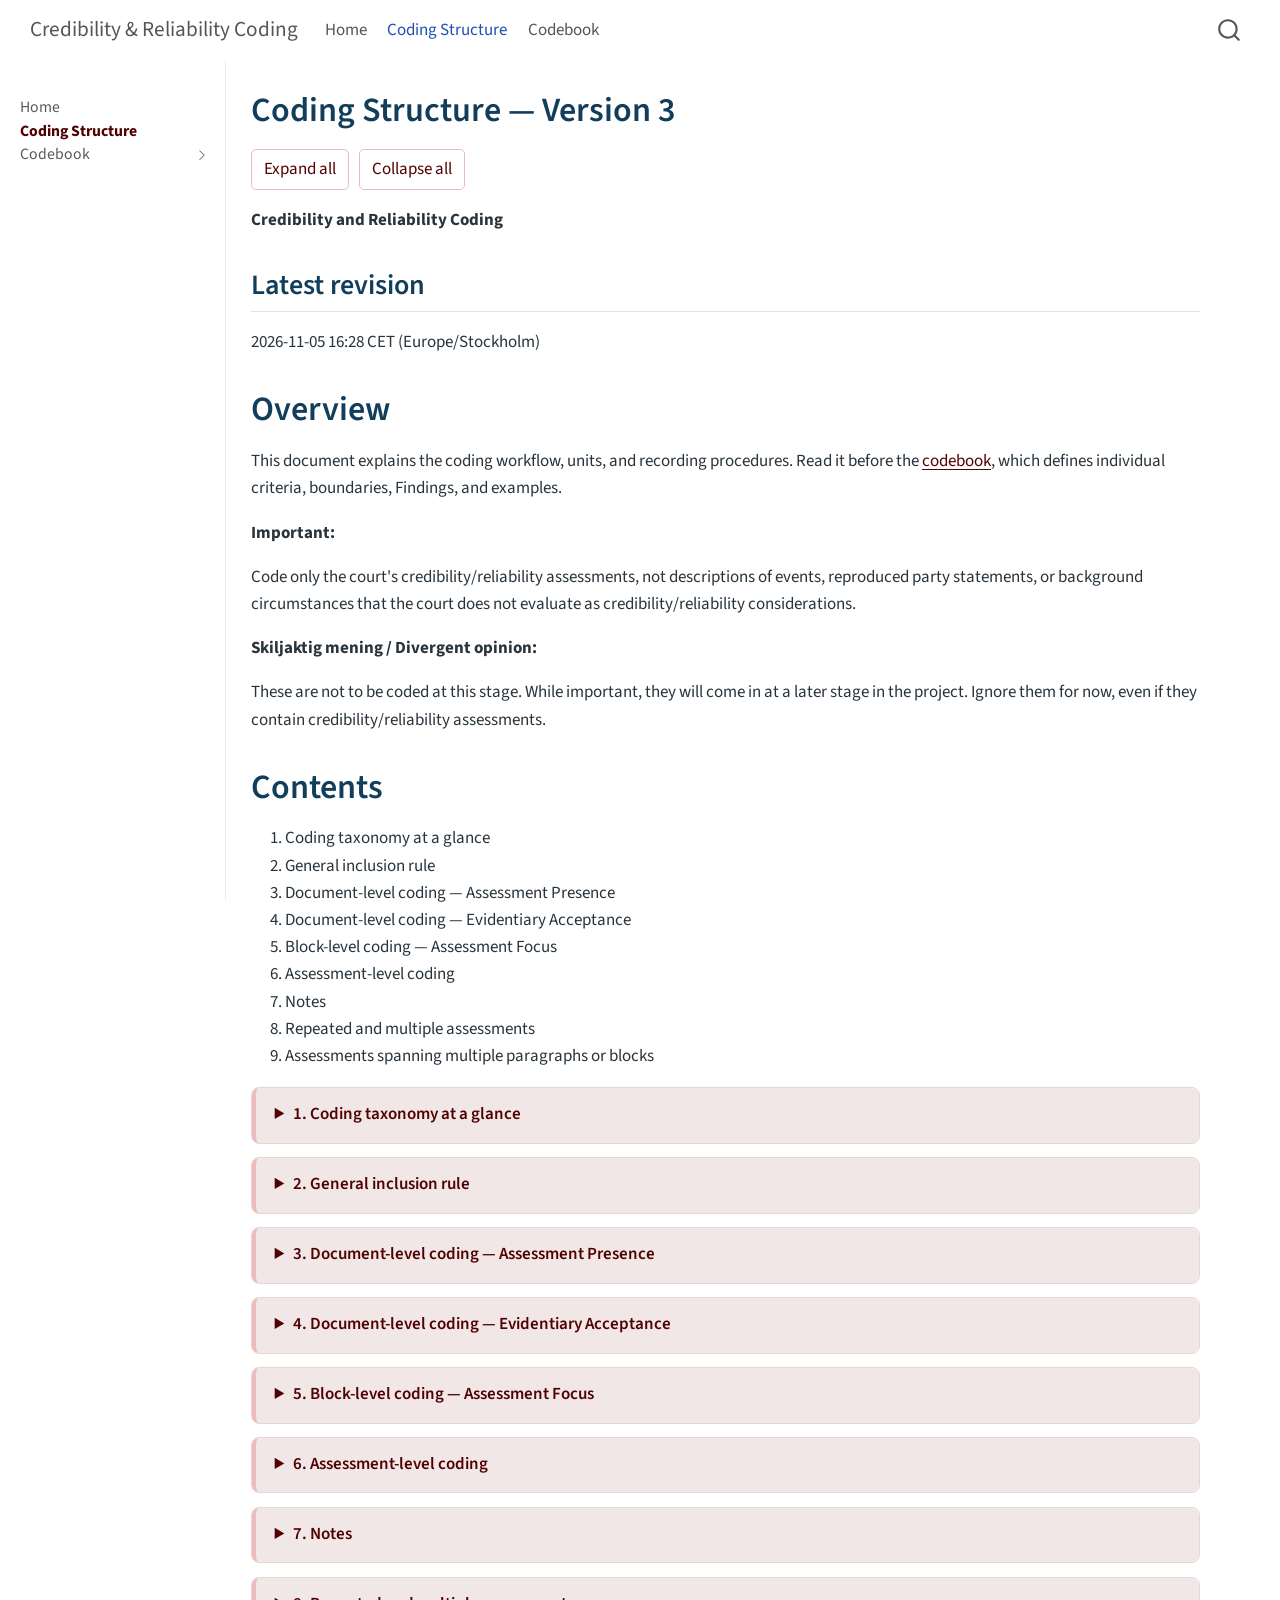
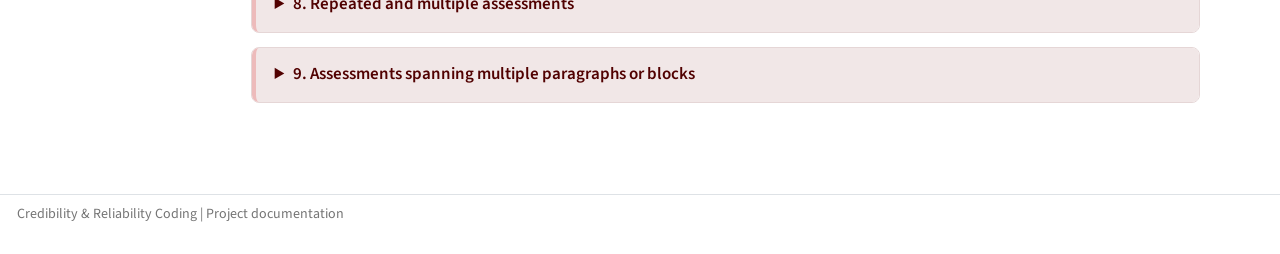
<file: coding-structure.html>
<!DOCTYPE html>
<html xmlns="http://www.w3.org/1999/xhtml" lang="en" xml:lang="en"><head>

<meta charset="utf-8">
<meta name="generator" content="quarto-1.10.19">

<meta name="viewport" content="width=device-width, initial-scale=1.0, user-scalable=yes">


<title>Coding Structure — Version 3 – Credibility &amp; Reliability Coding</title>
<style>
/* Default styles provided by pandoc.
** See https://pandoc.org/MANUAL.html#variables-for-html for config info.
*/
span.smallcaps{font-variant: small-caps;}
div.columns{display: flex; gap: 1.5em;}
div.column{flex: auto;}
@media screen {
div.columns{gap: min(4vw, 1.5em);}
div.column{overflow-x: auto;}
}
div.hanging-indent{margin-left: 1.5em; text-indent: -1.5em;}
ul.task-list{list-style: none;}
ul.task-list li input[type="checkbox"] {
  width: 0.8em;
  margin: 0 0.8em 0.2em -1em; /* quarto-specific, see https://github.com/quarto-dev/quarto-cli/issues/4556 */ 
  vertical-align: middle;
}
</style>


<script src="site_libs/quarto-nav/quarto-nav.js"></script>
<script src="site_libs/quarto-nav/headroom.min.js"></script>
<script src="site_libs/clipboard/clipboard.min.js"></script>
<script src="site_libs/quarto-search/autocomplete.umd.js"></script>
<script src="site_libs/quarto-search/fuse.min.js"></script>
<script src="site_libs/quarto-search/quarto-search.js"></script>
<meta name="quarto:offset" content="./">
<script src="site_libs/quarto-html/quarto.js" type="module"></script>
<script src="site_libs/quarto-html/tabsets/tabsets.js" type="module"></script>
<script src="site_libs/quarto-html/popper.min.js"></script>
<script src="site_libs/quarto-html/tippy.umd.min.js"></script>
<script src="site_libs/quarto-html/anchor.min.js"></script>
<link href="site_libs/quarto-html/tippy.css" rel="stylesheet">
<link href="site_libs/quarto-html/quarto-syntax-highlighting-bf27225e3a48a9273f3daa8f8e829971.css" rel="stylesheet" id="quarto-text-highlighting-styles">
<script src="site_libs/bootstrap/bootstrap.min.js"></script>
<link href="site_libs/bootstrap/bootstrap-icons.css" rel="stylesheet">
<link href="site_libs/bootstrap/bootstrap-857442aafe57c8d0a401f1a8434a7a25.min.css" rel="stylesheet" append-hash="true" id="quarto-bootstrap" data-mode="light">
<script id="quarto-search-options" type="application/json">{
  "location": "navbar",
  "copy-button": false,
  "collapse-after": 3,
  "panel-placement": "end",
  "type": "overlay",
  "limit": 50,
  "keyboard-shortcut": [
    "f",
    "/",
    "s"
  ],
  "language": {
    "search-no-results-text": "No results",
    "search-matching-documents-text": "matching documents",
    "search-copy-link-title": "Copy link to search",
    "search-hide-matches-text": "Hide additional matches",
    "search-more-match-text": "more match in this document",
    "search-more-matches-text": "more matches in this document",
    "search-clear-button-title": "Clear",
    "search-text-placeholder": "",
    "search-detached-cancel-button-title": "Cancel",
    "search-submit-button-title": "Submit",
    "search-label": "Search"
  }
}</script>
<style>html{ scroll-behavior: smooth; }</style>


<link rel="stylesheet" href="assets/style.css">
</head>

<body class="nav-sidebar docked nav-fixed fullcontent quarto-light">

<div id="quarto-search-results"></div>
  <header id="quarto-header" class="headroom fixed-top">
    <nav class="navbar navbar-expand-lg " data-bs-theme="dark">
      <div class="navbar-container container-fluid">
      <div class="navbar-brand-container mx-auto">
    <a class="navbar-brand" href="./index.html">
    <span class="navbar-title">Credibility &amp; Reliability Coding</span>
    </a>
  </div>
            <div id="quarto-search" class="" title="Search"></div>
          <button class="navbar-toggler" type="button" data-bs-toggle="collapse" data-bs-target="#navbarCollapse" aria-controls="navbarCollapse" role="menu" aria-expanded="false" aria-label="Toggle navigation" onclick="if (window.quartoToggleHeadroom) { window.quartoToggleHeadroom(); }">
  <span class="navbar-toggler-icon"></span>
</button>
          <div class="collapse navbar-collapse" id="navbarCollapse">
            <ul class="navbar-nav navbar-nav-scroll me-auto">
  <li class="nav-item">
    <a class="nav-link active" href="./index.html" aria-current="page"> 
<span class="menu-text">Home</span></a>
  </li>  
  <li class="nav-item">
    <a class="nav-link" href="./coding-structure.html"> 
<span class="menu-text">Coding Structure</span></a>
  </li>  
  <li class="nav-item">
    <a class="nav-link" href="./codebook/index.html"> 
<span class="menu-text">Codebook</span></a>
  </li>  
</ul>
          </div> <!-- /navcollapse -->
            <div class="quarto-navbar-tools">
</div>
      </div> <!-- /container-fluid -->
    </nav>
  <nav class="quarto-secondary-nav">
    <div class="container-fluid d-flex">
      <button type="button" class="quarto-btn-toggle btn" data-bs-toggle="collapse" role="button" data-bs-target=".quarto-sidebar-collapse-item" aria-controls="quarto-sidebar" aria-expanded="false" aria-label="Toggle sidebar navigation" onclick="if (window.quartoToggleHeadroom) { window.quartoToggleHeadroom(); }">
        <i class="bi bi-layout-text-sidebar-reverse"></i>
      </button>
        <nav class="quarto-page-breadcrumbs" aria-label="breadcrumb"><ol class="breadcrumb"><li class="breadcrumb-item"><a href="./coding-structure.html">Coding Structure</a></li></ol></nav>
        <a class="flex-grow-1" role="navigation" data-bs-toggle="collapse" data-bs-target=".quarto-sidebar-collapse-item" aria-controls="quarto-sidebar" aria-expanded="false" aria-label="Toggle sidebar navigation" onclick="if (window.quartoToggleHeadroom) { window.quartoToggleHeadroom(); }">      
        </a>
    </div>
  </nav>
</header>
<!-- content -->
<div id="quarto-content" class="quarto-container page-columns page-rows-contents page-layout-article page-navbar">
<!-- sidebar -->
  <nav id="quarto-sidebar" class="sidebar collapse collapse-horizontal quarto-sidebar-collapse-item sidebar-navigation docked overflow-auto">
    <div class="sidebar-menu-container"> 
    <ul class="list-unstyled mt-1">
        <li class="sidebar-item">
  <div class="sidebar-item-container"> 
  <a href="./index.html" class="sidebar-item-text sidebar-link">
 <span class="menu-text">Home</span></a>
  </div>
</li>
        <li class="sidebar-item">
  <div class="sidebar-item-container"> 
  <a href="./coding-structure.html" class="sidebar-item-text sidebar-link active">
 <span class="menu-text">Coding Structure</span></a>
  </div>
</li>
        <li class="sidebar-item sidebar-item-section">
      <div class="sidebar-item-container"> 
            <a href="./codebook/index.html" class="sidebar-item-text sidebar-link">
 <span class="menu-text">Codebook</span></a>
          <a class="sidebar-item-toggle text-start collapsed" data-bs-toggle="collapse" data-bs-target="#quarto-sidebar-section-1" role="navigation" aria-expanded="false" aria-label="Toggle section">
            <i class="bi bi-chevron-right ms-2"></i>
          </a> 
      </div>
      <ul id="quarto-sidebar-section-1" class="collapse list-unstyled sidebar-section depth1 ">  
          <li class="sidebar-item">
  <div class="sidebar-item-container"> 
  <a href="./codebook/index.html" class="sidebar-item-text sidebar-link">
 <span class="menu-text">Overview</span></a>
  </div>
</li>
          <li class="sidebar-item">
  <div class="sidebar-item-container"> 
  <a href="./codebook/acceptance.html" class="sidebar-item-text sidebar-link">
 <span class="menu-text">I. Evidentiary Acceptance</span></a>
  </div>
</li>
          <li class="sidebar-item">
  <div class="sidebar-item-container"> 
  <a href="./codebook/assessment-focus.html" class="sidebar-item-text sidebar-link">
 <span class="menu-text">II. Assessment Focus</span></a>
  </div>
</li>
          <li class="sidebar-item">
  <div class="sidebar-item-container"> 
  <a href="./codebook/substantive-criteria.html" class="sidebar-item-text sidebar-link">
 <span class="menu-text">III. Substantive criteria</span></a>
  </div>
</li>
          <li class="sidebar-item">
  <div class="sidebar-item-container"> 
  <a href="./codebook/a.html" class="sidebar-item-text sidebar-link">
 <span class="menu-text">A. Content of the account</span></a>
  </div>
</li>
          <li class="sidebar-item">
  <div class="sidebar-item-container"> 
  <a href="./codebook/b.html" class="sidebar-item-text sidebar-link">
 <span class="menu-text">B. Consistency and correspondence</span></a>
  </div>
</li>
          <li class="sidebar-item">
  <div class="sidebar-item-container"> 
  <a href="./codebook/c.html" class="sidebar-item-text sidebar-link">
 <span class="menu-text">C. Person motivations</span></a>
  </div>
</li>
          <li class="sidebar-item">
  <div class="sidebar-item-container"> 
  <a href="./codebook/d.html" class="sidebar-item-text sidebar-link">
 <span class="menu-text">D. Overall credibility and presentation</span></a>
  </div>
</li>
          <li class="sidebar-item">
  <div class="sidebar-item-container"> 
  <a href="./codebook/e.html" class="sidebar-item-text sidebar-link">
 <span class="menu-text">E. Surrounding behavior</span></a>
  </div>
</li>
      </ul>
  </li>
    </ul>
    </div>
</nav>
<div id="quarto-sidebar-glass" class="quarto-sidebar-collapse-item" data-bs-toggle="collapse" data-bs-target=".quarto-sidebar-collapse-item"></div>
<!-- margin-sidebar -->
    
<!-- main -->
<main class="content" id="quarto-document-content">

<header id="title-block-header" class="quarto-title-block default">
<div class="quarto-title">
<h1 class="title">Coding Structure — Version 3</h1>
</div>



<div class="quarto-title-meta">

    
  
    
  </div>
  


</header>


<div class="page-actions">
<button type="button" data-expand="true">
Expand all
</button>
<button type="button" data-expand="false">
Collapse all
</button>
</div>


<div id="source-content" class="source-content quarto-include-in-search-index" data-section="all" data-source="coding_structure_v3.md">
<p><strong>Credibility and Reliability Coding</strong></p>
<section id="latest-revision" class="level2">
<h2 class="anchored" data-anchor-id="latest-revision">Latest revision</h2>
<p>2026-11-05 16:28 CET (Europe/Stockholm)</p>
</section>
<section id="overview" class="level1">
<h1>Overview</h1>
<p>This document explains the coding workflow, units, and recording procedures. Read it before the <a href="codebook/index.html">codebook</a>, which defines individual criteria, boundaries, Findings, and examples.</p>
<p><strong>Important:</strong></p>
<p>Code only the court's credibility/reliability assessments, not descriptions of events, reproduced party statements, or background circumstances that the court does not evaluate as credibility/reliability considerations.</p>
<p><strong>Skiljaktig mening / Divergent opinion:</strong></p>
<p>These are not to be coded at this stage. While important, they will come in at a later stage in the project. Ignore them for now, even if they contain credibility/reliability assessments.</p>
</section>
<section id="contents" class="level1">
<h1>Contents</h1>
<ol type="1">
<li>Coding taxonomy at a glance</li>
<li>General inclusion rule</li>
<li>Document-level coding — Assessment Presence</li>
<li>Document-level coding — Evidentiary Acceptance</li>
<li>Block-level coding — Assessment Focus</li>
<li>Assessment-level coding</li>
<li>Notes</li>
<li>Repeated and multiple assessments</li>
<li>Assessments spanning multiple paragraphs or blocks</li>
</ol>
<details class="criterion" id="structure-1"><summary><h1 id="coding-taxonomy-at-a-glance">1. Coding taxonomy at a glance</h1></summary>
<div class="detail-body">
<table class="source-table caption-top table">
<colgroup>
<col style="width: 25%">
<col style="width: 25%">
<col style="width: 25%">
<col style="width: 25%">
</colgroup>
<thead>
<tr class="header">
<th>Level</th>
<th>Variable/aspect</th>
<th>Possible response</th>
<th>Type</th>
</tr>
</thead>
<tbody>
<tr class="odd">
<td>Document</td>
<td>Credibility/reliability assessment present?</td>
<td>Present / Not present</td>
<td>Categorical</td>
</tr>
<tr class="even">
<td>Document</td>
<td>Acceptance of complainant's account / prosecution's case</td>
<td>Fully accepted / Partially accepted / Not accepted / Insufficient evidence / Unclear</td>
<td>Categorical</td>
</tr>
<tr class="odd">
<td>Block</td>
<td>Assessment Focus</td>
<td>Direct assessment / Supporting or contradicting evidence / Overall synthesis / Other relevant assessment</td>
<td>Categorical; one per block</td>
</tr>
<tr class="even">
<td>Assessment</td>
<td>Criterion</td>
<td>One or more criteria from substantive taxonomy</td>
<td>Categorical; multi-label</td>
</tr>
<tr class="odd">
<td>Assessment</td>
<td>Finding</td>
<td>Additional information about the criterion</td>
<td>Categorical; multi-select where applicable</td>
</tr>
<tr class="even">
<td>Assessment</td>
<td>Person role</td>
<td>Complainant / Defendant</td>
<td>Categorical</td>
</tr>
<tr class="odd">
<td>Assessment</td>
<td>Person ID</td>
<td>01 / 02 / 03 / etc.</td>
<td>Within-document identifier</td>
</tr>
<tr class="even">
<td>Assessment</td>
<td>Relevant charge</td>
<td>Rape / Non-rape / Both-all / Unclear</td>
<td>Categorical</td>
</tr>
<tr class="odd">
<td>Assessment</td>
<td>Valence</td>
<td>Positive / Negative / Mixed / Ambiguous / Irrelevant</td>
<td>Categorical</td>
</tr>
<tr class="even">
<td>HR only</td>
<td>HR reasoning status</td>
<td>Own / Agreement-Adoption / Modification-Rejection / Other-Unclear</td>
<td>Categorical</td>
</tr>
<tr class="odd">
<td>Development/QC</td>
<td>Notes</td>
<td>Coder uncertainty, taxonomy problems, unusual cases</td>
<td>Optional free text</td>
</tr>
</tbody>
</table>
<p>The components have distinct units and purposes. See <a href="codebook/index.html">Codebook v3</a> for detailed definitions, boundaries, and examples.</p>
</div>
</details>
<details class="criterion" id="structure-2"><summary><h1 id="general-inclusion-rule">2. General inclusion rule</h1></summary>
<div class="detail-body">
<p>Code a criterion when the court uses a characteristic, circumstance, or consideration to evaluate a person's credibility, reliability, truthfulness, or the evidentiary value of their account.</p>
<ul>
<li><strong>Explicit or contextual connection:</strong> The court need not explicitly state the implication for credibility/reliability if the evaluative connection is identifiable from surrounding reasoning. This includes evaluations of supporting or contradicting evidence.</li>
<li><strong>Exclude mere description:</strong> Do not code event narratives, reproduced statements, or presentation of evidence without an identifiable evaluative function.</li>
<li><strong>Proximity is insufficient:</strong> Do not infer a connection simply because evidence appears near credibility reasoning or could potentially corroborate an account. It needs to be identifiable from surrounding reasoning.</li>
<li><strong>Court's reasoning only:</strong> Arguments by other parties qualify only when the court adopts or evaluates them.</li>
</ul>
</div>
</details>
<details class="criterion" id="structure-3"><summary><h1 id="document-level-coding-assessment-presence">3. Document-level coding — Assessment Presence</h1></summary>
<div class="detail-body">
<p>Every completely reviewed ruling must receive a document-level code indicating whether any qualifying credibility/reliability assessment was identified.</p>
<p><strong>Credibility/reliability assessment present:</strong></p>
<ul>
<li><p>Present</p></li>
<li><p>Not present</p></li>
</ul>
<p>Not present means that the entire relevant ruling has been reviewed and no qualifying credibility/reliability assessment was identified. It must not be used for documents that have not yet been completely reviewed.</p>
<p><strong>Exclusions:</strong></p>
<p>If a ruling is not eligible for coding, record "Excluded" at the beginning of the document's coding sheet and briefly state the reason for exclusion.</p>
<p>Only one exclusion entry is required per ruling. Excluded rulings should not be coded as "Not present", since this category is reserved for eligible rulings that have been reviewed but contain no qualifying credibility/reliability assessments.</p>
</div>
</details>
<details class="criterion" id="structure-4"><summary><h1 id="document-level-coding-evidentiary-acceptance">4. Document-level coding — Evidentiary Acceptance</h1></summary>
<div class="detail-body">
<p><strong>Variable:</strong> <code>account_evidentiary_acceptance</code>.<br>
<strong>Level:</strong> Document.<br>
<strong>Coding unit:</strong> One assessment per complainant per ruling. A ruling involving multiple complainants may therefore receive multiple classifications.</p>
<p>Record the extent to which the court accepts the complainant's account of the alleged rape or considers the prosecution's case established. Distinguish explicit rejection of the account (<strong>Not accepted</strong>) from an unmet evidentiary threshold without such rejection (<strong>Insufficient evidence</strong>), whether due to the account, other evidence, or both.</p>
<p><strong>Categories:</strong> 1 Fully accepted; 2 Partially accepted; 3 Not accepted; 4 Insufficient evidence; 5 Unclear / cannot be determined.</p>
<p>Include rape-related assessments only (including other charges assessed jointly with rape). Do not equate acceptance with conviction or infer this variable from <a href="codebook/d.html#d2">D2</a>, Valence, or the verdict. Flag conflicting outcomes across multiple allegations involving one complainant in Notes for pilot review.</p>
<p>For definitions and boundaries, see <a href="codebook/acceptance.html#part-i-acceptance-of-the-complainants-account-prosecutions-case">Codebook v3 — Part I</a>.</p>
</div>
</details>
<details class="criterion" id="structure-5"><summary><h1 id="block-level-coding-assessment-focus">5. Block-level coding — Assessment Focus</h1></summary>
<div class="detail-body">
<p><strong>Variable:</strong> <code>assessment_focus</code>.<br>
<strong>Unit:</strong> One classification per included text block.</p>
<p>Record the primary function of the court's reasoning, rather than every criterion mentioned in the block.</p>
<p><strong>Categories:</strong> 1 Direct credibility/reliability assessment; 2 Assessment of supporting/contradicting evidence; 3 Overall/synthesizing assessment; 4 Other relevant assessment (Note required).</p>
<p>All assessment rows referring to the same block receive the same focus code. Use surrounding context where necessary. Assess the primary function of each block separately when an assessment spans blocks; functions may differ. <strong>When a sentence or continuous assessment is split across blocks solely by a page break, assign the same Assessment Focus to both blocks.</strong> Flag unresolved ambiguity in Notes. The presence of evidence does not automatically imply focus Code 2.</p>
<p>For detailed boundaries and judicial examples, see <a href="codebook/assessment-focus.html#part-ii-assessment-focus">Codebook v3 — Part II</a>.</p>
</div>
</details>
<details class="criterion" id="structure-6"><summary><h1 id="assessment-level-coding">6. Assessment-level coding</h1></summary>
<div class="detail-body">
<p>For each distinct criterion assessment, record Criterion, Finding(s), Person role, Person ID, Relevant charge, Valence, and HR reasoning status (where applicable). Different criteria require separate entries, even within the same passage. Section 8 specifies when multiple Findings can share an entry.</p>
<details class="subcriterion" id="structure-6-1"><summary><h2 id="criteria" class="anchored" data-anchor-id="contents">6.1 Criteria</h2></summary>
<div class="detail-body">
<p><strong>Type:</strong> Categorical</p>
<p>Select every substantive credibility/reliability criterion the court applies. See the <a href="codebook/index.html">codebook</a> for definitions and criterion-specific rules.</p>
</div>
</details>
<details class="subcriterion" id="structure-6-2"><summary><h2 id="finding" class="anchored">6.2 Finding</h2></summary>
<div class="detail-body">
<p><strong>Type:</strong> Categorical; multi-select where applicable</p>
<p>Record what the court finds about the criterion, using its criterion-specific Finding categories in the codebook. Multiple Findings may share one assessment <strong>only when they have the same Valence</strong>; Findings with different Valences require separate assessments (Section 8).</p>
<p>If no Finding fits adequately, use Notes to explain the difficulty; do not force an incorrect classification.</p>
</div>
</details>
<details class="subcriterion" id="structure-6-3"><summary><h2 id="person-role" class="anchored">6.3 Person role</h2></summary>
<div class="detail-body">
<p><strong>Type:</strong> Categorical</p>
<p>Record whose account is being assessed. Choose:</p>
<ul>
<li><p>Complainant</p></li>
<li><p>Defendant</p></li>
</ul>
</div>
</details>
<details class="subcriterion" id="structure-6-4"><summary><h2 id="person-id" class="anchored">6.4 Person ID</h2></summary>
<div class="detail-body">
<p><strong>Type:</strong> Within-document identifier</p>
<p><strong>This distinction is only applied to rulings containing multiple complainants or defendants.</strong> It records which complainant or defendant the assessment concerns.</p>
<p>This should follow the order in which the complainants/defendants are named at the beginning of the document. Meaning, the first complainant mentioned becomes 01, the second becomes 02 and so on.</p>
<p><strong>Do not independently invent a different numbering system!</strong></p>
</div>
</details>
<details class="subcriterion" id="structure-6-5"><summary><h2 id="relevant-charge" class="anchored">6.5 Relevant charge</h2></summary>
<div class="detail-body">
<p><strong>Type:</strong> Categorical</p>
<p>Record whether the person/assessment is connected to the rape charge or another charge in the ruling.</p>
<p>Choose:</p>
<ul>
<li><p><strong>Rape</strong> When the credibility assessment concerns the rape charge. This includes when rape/negligent rape is the only charge in the ruling.</p></li>
<li><p><strong>Non-rape</strong> When the credibility assessments concerns another charge than rape. This applies only to rulings with more charges than rape/negligent rape.</p></li>
<li><p><strong>Both/all</strong> When the credibility/reliability assessment concerns more than one charge simultaneously, including at least one rape/negligent rape and one non-rape charge. This applies only to rulings with more charges than rape/negligent rape.</p></li>
<li><p><strong>Unclear</strong> When it is unclear which of the charges the assessment seems to concern. This applies only to rulings with more charges than rape/negligent rape.</p></li>
</ul>
</div>
</details>
<details class="subcriterion" id="structure-6-6"><summary><h2 id="valence" class="anchored">6.6 Valence</h2></summary>
<div class="detail-body">
<p><strong>Type</strong>: Categorical</p>
<p>Valence records the direction of the court's credibility/reliability assessment. This direction may be explicitly stated or inferred from the criterion being evaluated and its meaning within the court's reasoning.</p>
<ul>
<li><p><strong>Positive:</strong> The assessment strengthens the credibility/reliability or evidentiary value of the person's account.</p></li>
<li><p><strong>Negative:</strong> The assessment weakens the credibility/reliability or evidentiary value of the person's account.</p></li>
<li><p><strong>Mixed:</strong> A single assessment has both positive and negative implications for credibility/reliability. Do not use Mixed merely to combine different Findings with different Valences; record those separately (Section 8).</p></li>
<li><p><strong>Ambiguous:</strong> The information in the court ruling itself is genuinely ambiguous regarding the direction of the assessment.</p></li>
<li><p><strong>Irrelevant / No effect</strong> The court explicitly considers a criterion but concludes that it does not affect the credibility/reliability or evidentiary value of the person's account.</p></li>
</ul>
<p><strong>Coding rules:</strong></p>
<ul>
<li><p><strong>Finding versus Valence:</strong> Finding records what the court establishes concerning a criterion, while Valence records how the court evaluates that finding in relation to credibility/reliability. The two must be coded independently. The same Finding can have different Valence classifications depending on the court's reasoning.</p></li>
<li><p><strong>Court's evaluation takes precedence:</strong> Assign Valence based on how the court evaluates the criterion, considering both explicit statements and surrounding context. Do not automatically assign Positive or Negative Valence based on the Finding alone.</p></li>
<li><p><strong>Conventional interpretation:</strong> When the court identifies a criterion without indicating its implications, assign Valence according to its generally recognized meaning in judicial credibility assessments (e.g., NJA 2010, s. 671). For example, a detailed account is conventionally considered positive for credibility. However, conventional interpretations must never override the court's actual evaluation. For criteria without a clear conventional interpretation, Valence must be established from the court's reasoning.</p></li>
<li><p><strong>Ambiguous vs. coder uncertainty:</strong> Use Ambiguous only when the direction genuinely cannot be established from the ruling. Record uncertainty about a coding decision in Notes.</p></li>
<li><p><strong>Ambiguous vs. Irrelevant / No effect:</strong> Do not confuse Irrelevant / No effect with Ambiguous. Irrelevant means the court explicitly indicates that the criterion has no effect, whereas Ambiguous means that the direction of the assessment cannot be established.</p></li>
</ul>
<p><strong>Example:</strong></p>
<p>"The account was detailed, long and clear."</p>
<p>→ <strong>Positive</strong>, even without an explicit statement that these characteristics strengthen credibility, because they are generally treated as positive indicators in judicial credibility assessments.</p>
<p><strong>Important:</strong> Valence reflects the implications of the court's assessment, not whether the account is ultimately accepted or rejected. An individual criterion may receive Positive valence even when the court's overall credibility judgment is negative.</p>
</div>
</details>
<details class="subcriterion" id="structure-6-7"><summary><h2 id="hr-reasoning-status" class="anchored">6.7 HR reasoning status</h2></summary>
<div class="detail-body">
<p><strong>Type</strong>: Categorical</p>
<p>Credibility/reliability assessments in appellate court rulings receive an additional code describing the relationship between the HR's reasoning and the TR's reasoning.</p>
<ul>
<li><p><strong>Own</strong>: The HR makes the assessment without referring to the TR's assessment.</p></li>
<li><p><strong>Agreement/Adoption:</strong> The HR explicitly engages with a criterion or assessment made by the TR and agrees with it.</p></li>
<li><p><strong>Modification/Rejection:</strong> The HR engages with a criterion or assessment made by the TR but modifies or rejects the TR's assessment.</p></li>
<li><p><strong>Other/Unclear:</strong> The HR's reasoning genuinely cannot be adequately represented by the three categories above.</p></li>
</ul>
<p>Other/Unclear should not be selected because the coder is uncertain. Coder uncertainty should instead be explained in Notes.</p>
</div>
</details>
</div>
</details>
<details class="criterion" id="structure-7"><summary><h1 id="notes">7. Notes</h1></summary>
<div class="detail-body">
<p><strong>Type:</strong> Optional free text</p>
<p>Use Notes to explain coder uncertainty, exceptional cases, and coding problems (including person, charge, Finding, or Valence ambiguities). State briefly what is uncertain and why. Straightforward assessments do not require Notes; follow any mandatory Notes instructions for specific categories.</p>
</div>
</details>
<details class="criterion" id="structure-8"><summary><h1 id="repeated-and-multiple-assessments">8. Repeated and multiple assessments</h1></summary>
<div class="detail-body">
<ul>
<li><strong>Different criteria:</strong> Record separate assessments, even when they occur in the same sentence or block.</li>
<li><strong>Same criterion, multiple Findings with the same Valence:</strong> Record one criterion assessment with all applicable Findings.</li>
<li><strong>Same criterion, Findings with different Valences:</strong> Record separate assessments, grouping only Findings that share a Valence. Do not combine them under Mixed solely because their Valences differ.</li>
<li><strong>Repeated assessments:</strong> Code each genuinely new instance of a credibility/reliability assessment, even if the criterion appeared earlier; do not duplicate a mere summary of an assessment already coded.</li>
<li><strong>Criterion-specific units:</strong> Follow the codebook. For <a href="codebook/b.html#b3">B3</a>, code each evidence source separately, including individual witnesses evaluated collectively; separately code substantively new evaluations of the same source.</li>
</ul>
</div>
</details>
<details class="criterion" id="structure-9"><summary><h1 id="assessments-spanning-multiple-paragraphs-or-blocks">9. Assessments spanning multiple paragraphs or blocks</h1></summary>
<div class="detail-body">
<p>When encountering an assessment that spans multiple blocks, note down all blocks that the assessment contains. Assessment Focus is coded for each included block, and blocks with genuinely different primary functions may receive different focus categories.</p>
<p>An assessment may span multiple blocks when the court's evaluation of a single criterion begins in one block and continues into another. In such cases, record all blocks belonging to that assessment as one coding entry.</p>
<p>If different criteria are evaluated across the blocks, create separate entries for each criterion.</p>
<ul>
<li><p><strong>Assessment spans two or more subsequent blocks:</strong> Write it as 30-32.</p></li>
<li><p><strong>Assessment spans two more blocks with heading/footer blocks in between:</strong> Write it as 30;32, where block 31 just contains a heading/footer and is thus not included.</p></li>
</ul>
</div>
</details>
</section>
</div>

</main> <!-- /main -->
<script>
(function () {
  function markCurrentNavigation() {
    var path = window.location.pathname;
    document.querySelectorAll('.navbar .nav-link').forEach(function (link) {
      var target = new URL(link.getAttribute('data-original-href') || link.href).pathname;
      var codebook = target.endsWith('/codebook/index.html');
      var active = path === target || path === target.replace(/index\.html$/, '') ||
        (codebook && path.startsWith(target.slice(0, -10)));
      link.classList.toggle('active', active);
      if (active) link.setAttribute('aria-current', 'page');
      else link.removeAttribute('aria-current');
    });
  }
  function openHashTarget() {
    if (!window.location.hash) return;
    var id = decodeURIComponent(window.location.hash.slice(1));
    var el = document.getElementById(id);
    if (!el) return;
    if (el.tagName === 'DETAILS') el.open = true;
    var p = el.parentElement;
    while (p) { if (p.tagName === 'DETAILS') p.open = true; p = p.parentElement; }
    setTimeout(function () { el.scrollIntoView({block: 'start'}); }, 70);
  }
  function openSearchMatches() {
    document.querySelectorAll('#source-content mark').forEach(function (mark) {
      var parent = mark.parentElement;
      while (parent) {
        if (parent.tagName === 'DETAILS') parent.open = true;
        parent = parent.parentElement;
      }
    });
  }
  document.addEventListener('click', function (ev) {
    var btn = ev.target.closest('button[data-expand]');
    if (btn) {
      var expand = btn.dataset.expand === 'true';
      document.querySelectorAll('details.criterion, details.subcriterion').forEach(function(d) { d.open = expand; });
    }
    var link = ev.target.closest('a[href*="#"]');
    if (link) setTimeout(openHashTarget, 30);
  });
  window.addEventListener('hashchange', openHashTarget);
  document.addEventListener('DOMContentLoaded', openHashTarget);
  document.addEventListener('DOMContentLoaded', markCurrentNavigation);
  document.addEventListener('DOMContentLoaded', openSearchMatches);
  window.addEventListener('load', openHashTarget);
  window.addEventListener('load', markCurrentNavigation);
})();
</script>
<script id="quarto-html-after-body" type="application/javascript">
  window.document.addEventListener("DOMContentLoaded", function (event) {
    const icon = "";
    const anchorJS = new window.AnchorJS();
    anchorJS.options = {
      placement: 'right',
      icon: icon
    };
    anchorJS.add('.anchored');
    const isCodeAnnotation = (el) => {
      for (const clz of el.classList) {
        if (clz.startsWith('code-annotation-')) {                     
          return true;
        }
      }
      return false;
    }
    const onCopySuccess = function(e) {
      // button target
      const button = e.trigger;
      // don't keep focus
      button.blur();
      // flash "checked"
      button.classList.add('code-copy-button-checked');
      var currentTitle = button.getAttribute("title");
      button.setAttribute("title", "Copied!");
      let tooltip;
      if (window.bootstrap) {
        button.setAttribute("data-bs-toggle", "tooltip");
        button.setAttribute("data-bs-placement", "left");
        button.setAttribute("data-bs-title", "Copied!");
        tooltip = new bootstrap.Tooltip(button, 
          { trigger: "manual", 
            customClass: "code-copy-button-tooltip",
            offset: [0, -8]});
        tooltip.show();    
      }
      setTimeout(function() {
        if (tooltip) {
          tooltip.hide();
          button.removeAttribute("data-bs-title");
          button.removeAttribute("data-bs-toggle");
          button.removeAttribute("data-bs-placement");
        }
        button.setAttribute("title", currentTitle);
        button.classList.remove('code-copy-button-checked');
      }, 1000);
      // clear code selection
      e.clearSelection();
    }
    const getTextToCopy = function(trigger) {
      const outerScaffold = trigger.parentElement.cloneNode(true);
      const codeEl = outerScaffold.querySelector('code');
      for (const childEl of codeEl.children) {
        if (isCodeAnnotation(childEl)) {
          childEl.remove();
        }
      }
      return codeEl.innerText;
    }
    const clipboard = new window.ClipboardJS('.code-copy-button:not([data-in-quarto-modal])', {
      text: getTextToCopy
    });
    clipboard.on('success', onCopySuccess);
    if (window.document.getElementById('quarto-embedded-source-code-modal')) {
      const clipboardModal = new window.ClipboardJS('.code-copy-button[data-in-quarto-modal]', {
        text: getTextToCopy,
        container: window.document.getElementById('quarto-embedded-source-code-modal')
      });
      clipboardModal.on('success', onCopySuccess);
    }
      var localhostRegex = new RegExp(/^(?:http|https):\/\/localhost\:?[0-9]*\//);
      var mailtoRegex = new RegExp(/^mailto:/);
        var filterRegex = new RegExp('/' + window.location.host + '/');
      var isInternal = (href) => {
          return filterRegex.test(href) || localhostRegex.test(href) || mailtoRegex.test(href);
      }
      // Inspect non-navigation links and adorn them if external
     var links = window.document.querySelectorAll('a[href]:not(.nav-link):not(.navbar-brand):not(.toc-action):not(.sidebar-link):not(.sidebar-item-toggle):not(.pagination-link):not(.no-external):not([aria-hidden]):not(.dropdown-item):not(.quarto-navigation-tool):not(.about-link)');
      for (var i=0; i<links.length; i++) {
        const link = links[i];
        if (!isInternal(link.href)) {
          // undo the damage that might have been done by quarto-nav.js in the case of
          // links that we want to consider external
          if (link.dataset.originalHref !== undefined) {
            link.href = link.dataset.originalHref;
          }
            // target, if specified
            link.setAttribute("target", "_blank");
            if (link.getAttribute("rel") === null) {
              link.setAttribute("rel", "noopener");
            }
        }
      }
    function tippyHover(el, contentFn, onTriggerFn, onUntriggerFn) {
      const config = {
        allowHTML: true,
        maxWidth: 500,
        delay: 100,
        arrow: false,
        appendTo: function(el) {
            return el.parentElement;
        },
        interactive: true,
        interactiveBorder: 10,
        theme: 'quarto',
        placement: 'bottom-start',
      };
      if (contentFn) {
        config.content = contentFn;
      }
      if (onTriggerFn) {
        config.onTrigger = onTriggerFn;
      }
      if (onUntriggerFn) {
        config.onUntrigger = onUntriggerFn;
      }
      window.tippy(el, config); 
    }
    const noterefs = window.document.querySelectorAll('a[role="doc-noteref"]');
    for (var i=0; i<noterefs.length; i++) {
      const ref = noterefs[i];
      tippyHover(ref, function() {
        // use id or data attribute instead here
        let href = ref.getAttribute('data-footnote-href') || ref.getAttribute('href');
        try { href = new URL(href).hash; } catch {}
        const id = href.replace(/^#\/?/, "");
        const note = window.document.getElementById(id);
        if (note) {
          return note.innerHTML;
        } else {
          return "";
        }
      });
    }
    const xrefs = window.document.querySelectorAll('a.quarto-xref');
    const processXRef = (id, note) => {
      // Strip column container classes
      const stripColumnClz = (el) => {
        el.classList.remove("page-full", "page-columns");
        if (el.children) {
          for (const child of el.children) {
            stripColumnClz(child);
          }
        }
      }
      stripColumnClz(note)
      if (id === null || id.startsWith('sec-')) {
        // Special case sections, only their first couple elements
        const container = document.createElement("div");
        if (note.children && note.children.length > 2) {
          container.appendChild(note.children[0].cloneNode(true));
          for (let i = 1; i < note.children.length; i++) {
            const child = note.children[i];
            if (child.tagName === "P" && child.innerText === "") {
              continue;
            } else {
              container.appendChild(child.cloneNode(true));
              break;
            }
          }
          if (window.Quarto?.typesetMath) {
            window.Quarto.typesetMath(container);
          }
          return container.innerHTML
        } else {
          if (window.Quarto?.typesetMath) {
            window.Quarto.typesetMath(note);
          }
          return note.innerHTML;
        }
      } else {
        // Remove any anchor links if they are present
        const anchorLink = note.querySelector('a.anchorjs-link');
        if (anchorLink) {
          anchorLink.remove();
        }
        if (window.Quarto?.typesetMath) {
          window.Quarto.typesetMath(note);
        }
        if (note.classList.contains("callout")) {
          return note.outerHTML;
        } else {
          return note.innerHTML;
        }
      }
    }
    for (var i=0; i<xrefs.length; i++) {
      const xref = xrefs[i];
      tippyHover(xref, undefined, function(instance) {
        instance.disable();
        let url = xref.getAttribute('href');
        let hash = undefined; 
        if (url.startsWith('#')) {
          hash = url;
        } else {
          try { hash = new URL(url).hash; } catch {}
        }
        if (hash) {
          const id = hash.replace(/^#\/?/, "");
          const note = window.document.getElementById(id);
          if (note !== null) {
            try {
              const html = processXRef(id, note.cloneNode(true));
              instance.setContent(html);
            } finally {
              instance.enable();
              instance.show();
            }
          } else {
            // See if we can fetch this
            fetch(url.split('#')[0])
            .then(res => res.text())
            .then(html => {
              const parser = new DOMParser();
              const htmlDoc = parser.parseFromString(html, "text/html");
              const note = htmlDoc.getElementById(id);
              if (note !== null) {
                const html = processXRef(id, note);
                instance.setContent(html);
              } 
            }).finally(() => {
              instance.enable();
              instance.show();
            });
          }
        } else {
          // See if we can fetch a full url (with no hash to target)
          // This is a special case and we should probably do some content thinning / targeting
          fetch(url)
          .then(res => res.text())
          .then(html => {
            const parser = new DOMParser();
            const htmlDoc = parser.parseFromString(html, "text/html");
            const note = htmlDoc.querySelector('main.content');
            if (note !== null) {
              // This should only happen for chapter cross references
              // (since there is no id in the URL)
              // remove the first header
              if (note.children.length > 0 && note.children[0].tagName === "HEADER") {
                note.children[0].remove();
              }
              const html = processXRef(null, note);
              instance.setContent(html);
            } 
          }).finally(() => {
            instance.enable();
            instance.show();
          });
        }
      }, function(instance) {
      });
    }
        let selectedAnnoteEl;
        const selectorForAnnotation = ( cell, annotation) => {
          let cellAttr = 'data-code-cell="' + cell + '"';
          let lineAttr = 'data-code-annotation="' +  annotation + '"';
          const selector = 'span[' + cellAttr + '][' + lineAttr + ']';
          return selector;
        }
        const selectCodeLines = (annoteEl) => {
          const doc = window.document;
          const targetCell = annoteEl.getAttribute("data-target-cell");
          const targetAnnotation = annoteEl.getAttribute("data-target-annotation");
          const annoteSpan = window.document.querySelector(selectorForAnnotation(targetCell, targetAnnotation));
          const lines = annoteSpan.getAttribute("data-code-lines").split(",");
          const lineIds = lines.map((line) => {
            return targetCell + "-" + line;
          })
          let top = null;
          let height = null;
          let parent = null;
          if (lineIds.length > 0) {
              //compute the position of the single el (top and bottom and make a div)
              const el = window.document.getElementById(lineIds[0]);
              top = el.offsetTop;
              height = el.offsetHeight;
              parent = el.parentElement.parentElement;
            if (lineIds.length > 1) {
              const lastEl = window.document.getElementById(lineIds[lineIds.length - 1]);
              const bottom = lastEl.offsetTop + lastEl.offsetHeight;
              height = bottom - top;
            }
            if (top !== null && height !== null && parent !== null) {
              // cook up a div (if necessary) and position it 
              let div = window.document.getElementById("code-annotation-line-highlight");
              if (div === null) {
                div = window.document.createElement("div");
                div.setAttribute("id", "code-annotation-line-highlight");
                div.style.position = 'absolute';
                parent.appendChild(div);
              }
              div.style.top = top - 2 + "px";
              div.style.height = height + 4 + "px";
              div.style.left = 0;
              let gutterDiv = window.document.getElementById("code-annotation-line-highlight-gutter");
              if (gutterDiv === null) {
                gutterDiv = window.document.createElement("div");
                gutterDiv.setAttribute("id", "code-annotation-line-highlight-gutter");
                gutterDiv.style.position = 'absolute';
                const codeCell = window.document.getElementById(targetCell);
                const gutter = codeCell.querySelector('.code-annotation-gutter');
                gutter.appendChild(gutterDiv);
              }
              gutterDiv.style.top = top - 2 + "px";
              gutterDiv.style.height = height + 4 + "px";
            }
            selectedAnnoteEl = annoteEl;
          }
        };
        const unselectCodeLines = () => {
          const elementsIds = ["code-annotation-line-highlight", "code-annotation-line-highlight-gutter"];
          elementsIds.forEach((elId) => {
            const div = window.document.getElementById(elId);
            if (div) {
              div.remove();
            }
          });
          selectedAnnoteEl = undefined;
        };
          // Handle positioning of the toggle
      window.addEventListener(
        "resize",
        throttle(() => {
          elRect = undefined;
          if (selectedAnnoteEl) {
            selectCodeLines(selectedAnnoteEl);
          }
        }, 10)
      );
      function throttle(fn, ms) {
      let throttle = false;
      let timer;
        return (...args) => {
          if(!throttle) { // first call gets through
              fn.apply(this, args);
              throttle = true;
          } else { // all the others get throttled
              if(timer) clearTimeout(timer); // cancel #2
              timer = setTimeout(() => {
                fn.apply(this, args);
                timer = throttle = false;
              }, ms);
          }
        };
      }
        // Attach click handler to the DT
        const annoteDls = window.document.querySelectorAll('dt[data-target-cell]');
        for (const annoteDlNode of annoteDls) {
          annoteDlNode.addEventListener('click', (event) => {
            const clickedEl = event.target;
            if (clickedEl !== selectedAnnoteEl) {
              unselectCodeLines();
              const activeEl = window.document.querySelector('dt[data-target-cell].code-annotation-active');
              if (activeEl) {
                activeEl.classList.remove('code-annotation-active');
              }
              selectCodeLines(clickedEl);
              clickedEl.classList.add('code-annotation-active');
            } else {
              // Unselect the line
              unselectCodeLines();
              clickedEl.classList.remove('code-annotation-active');
            }
          });
        }
    const findCites = (el) => {
      const parentEl = el.parentElement;
      if (parentEl) {
        const cites = parentEl.dataset.cites;
        if (cites) {
          return {
            el,
            cites: cites.split(' ')
          };
        } else {
          return findCites(el.parentElement)
        }
      } else {
        return undefined;
      }
    };
    var bibliorefs = window.document.querySelectorAll('a[role="doc-biblioref"]');
    for (var i=0; i<bibliorefs.length; i++) {
      const ref = bibliorefs[i];
      const citeInfo = findCites(ref);
      if (citeInfo) {
        tippyHover(citeInfo.el, function() {
          var popup = window.document.createElement('div');
          citeInfo.cites.forEach(function(cite) {
            var citeDiv = window.document.createElement('div');
            citeDiv.classList.add('hanging-indent');
            citeDiv.classList.add('csl-entry');
            var biblioDiv = window.document.getElementById('ref-' + cite);
            if (biblioDiv) {
              citeDiv.innerHTML = biblioDiv.innerHTML;
            }
            popup.appendChild(citeDiv);
          });
          return popup.innerHTML;
        });
      }
    }
  });
  </script>
</div> <!-- /content -->
<footer class="footer">
  <div class="nav-footer">
    <div class="nav-footer-left">
<p>Credibility &amp; Reliability Coding | Project documentation</p>
</div>   
    <div class="nav-footer-center">
      &nbsp;
    </div>
    <div class="nav-footer-right">
      &nbsp;
    </div>
  </div>
</footer>




<script src="site_libs/quarto-html/zenscroll-min.js"></script>
</body></html>
</file>
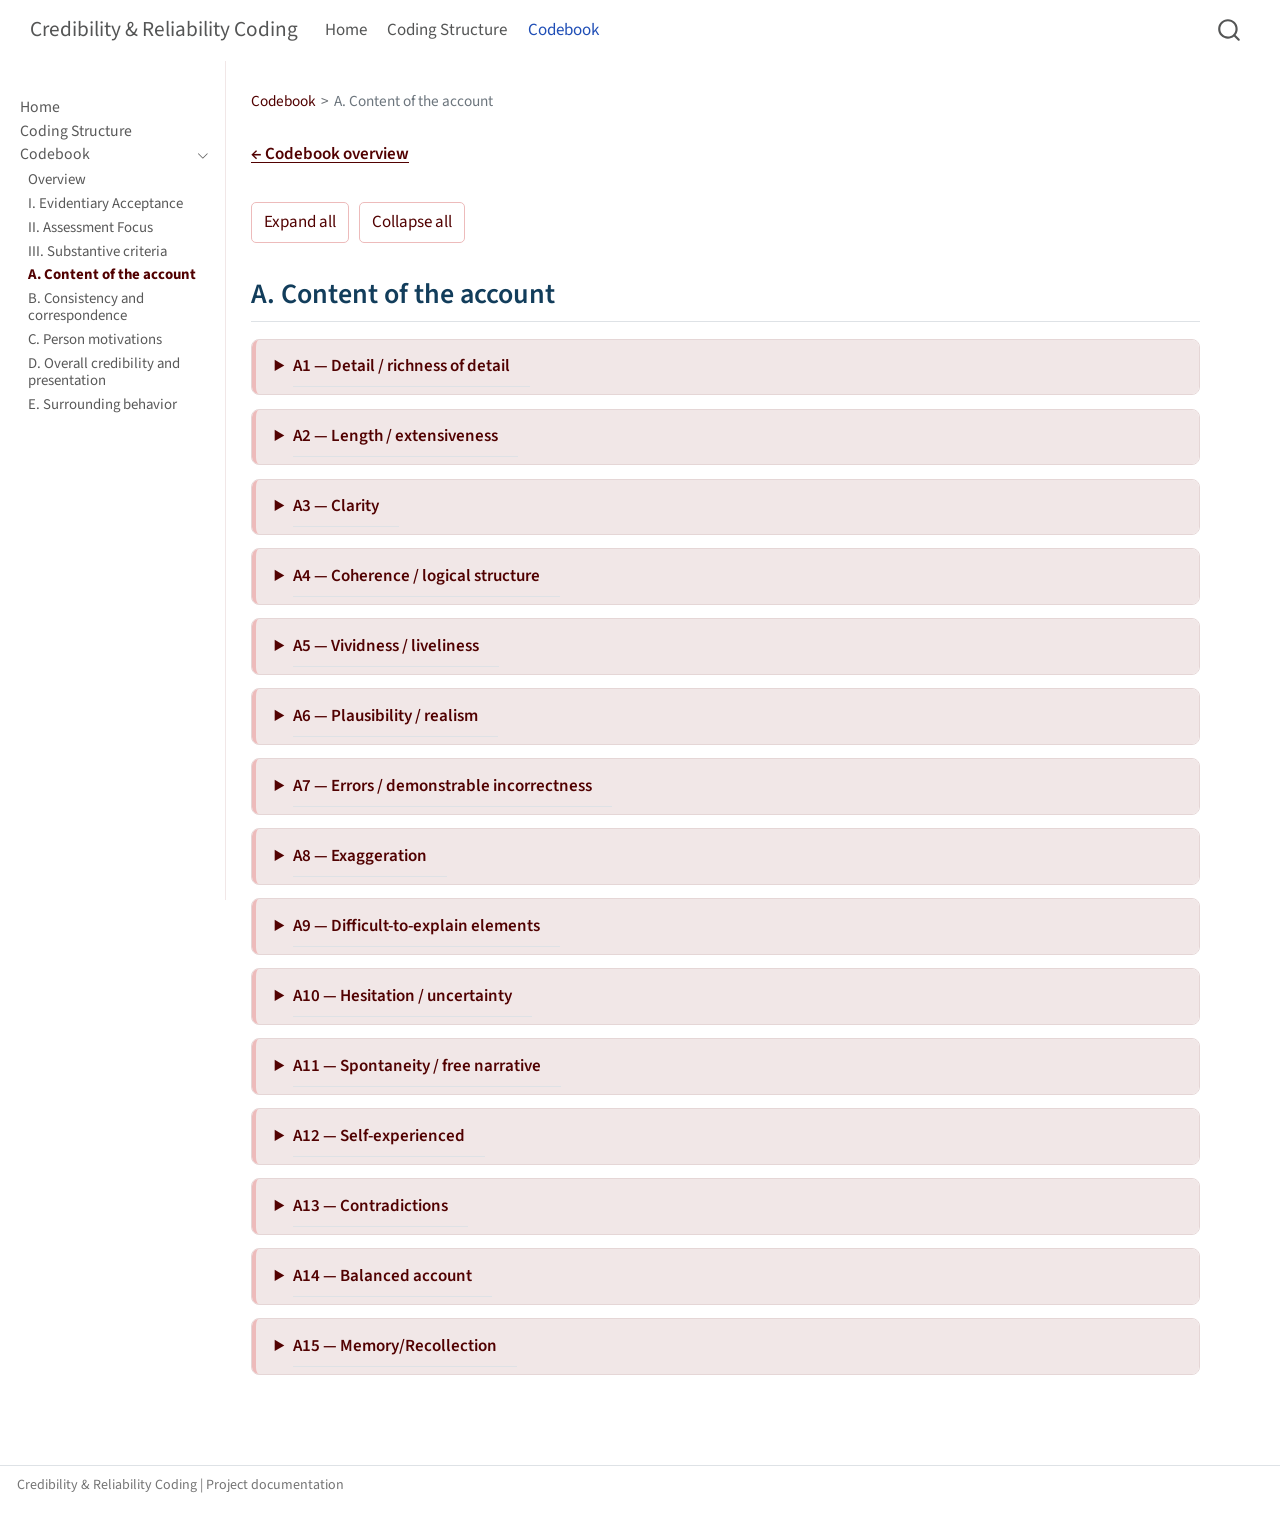
<file: codebook/a.html>
<!DOCTYPE html>
<html xmlns="http://www.w3.org/1999/xhtml" lang="en" xml:lang="en"><head>

<meta charset="utf-8">
<meta name="generator" content="quarto-1.10.19">

<meta name="viewport" content="width=device-width, initial-scale=1.0, user-scalable=yes">


<title>A. Content of the account – Credibility &amp; Reliability Coding</title>
<style>
/* Default styles provided by pandoc.
** See https://pandoc.org/MANUAL.html#variables-for-html for config info.
*/
span.smallcaps{font-variant: small-caps;}
div.columns{display: flex; gap: 1.5em;}
div.column{flex: auto;}
@media screen {
div.columns{gap: min(4vw, 1.5em);}
div.column{overflow-x: auto;}
}
div.hanging-indent{margin-left: 1.5em; text-indent: -1.5em;}
ul.task-list{list-style: none;}
ul.task-list li input[type="checkbox"] {
  width: 0.8em;
  margin: 0 0.8em 0.2em -1em; /* quarto-specific, see https://github.com/quarto-dev/quarto-cli/issues/4556 */ 
  vertical-align: middle;
}
</style>


<script src="../site_libs/quarto-nav/quarto-nav.js"></script>
<script src="../site_libs/quarto-nav/headroom.min.js"></script>
<script src="../site_libs/clipboard/clipboard.min.js"></script>
<script src="../site_libs/quarto-search/autocomplete.umd.js"></script>
<script src="../site_libs/quarto-search/fuse.min.js"></script>
<script src="../site_libs/quarto-search/quarto-search.js"></script>
<meta name="quarto:offset" content="../">
<script src="../site_libs/quarto-html/quarto.js" type="module"></script>
<script src="../site_libs/quarto-html/tabsets/tabsets.js" type="module"></script>
<script src="../site_libs/quarto-html/popper.min.js"></script>
<script src="../site_libs/quarto-html/tippy.umd.min.js"></script>
<script src="../site_libs/quarto-html/anchor.min.js"></script>
<link href="../site_libs/quarto-html/tippy.css" rel="stylesheet">
<link href="../site_libs/quarto-html/quarto-syntax-highlighting-bf27225e3a48a9273f3daa8f8e829971.css" rel="stylesheet" id="quarto-text-highlighting-styles">
<script src="../site_libs/bootstrap/bootstrap.min.js"></script>
<link href="../site_libs/bootstrap/bootstrap-icons.css" rel="stylesheet">
<link href="../site_libs/bootstrap/bootstrap-857442aafe57c8d0a401f1a8434a7a25.min.css" rel="stylesheet" append-hash="true" id="quarto-bootstrap" data-mode="light">
<script id="quarto-search-options" type="application/json">{
  "location": "navbar",
  "copy-button": false,
  "collapse-after": 3,
  "panel-placement": "end",
  "type": "overlay",
  "limit": 50,
  "keyboard-shortcut": [
    "f",
    "/",
    "s"
  ],
  "language": {
    "search-no-results-text": "No results",
    "search-matching-documents-text": "matching documents",
    "search-copy-link-title": "Copy link to search",
    "search-hide-matches-text": "Hide additional matches",
    "search-more-match-text": "more match in this document",
    "search-more-matches-text": "more matches in this document",
    "search-clear-button-title": "Clear",
    "search-text-placeholder": "",
    "search-detached-cancel-button-title": "Cancel",
    "search-submit-button-title": "Submit",
    "search-label": "Search"
  }
}</script>
<style>html{ scroll-behavior: smooth; }</style>


<link rel="stylesheet" href="../assets/style.css">
</head>

<body class="nav-sidebar docked nav-fixed fullcontent quarto-light">

<div id="quarto-search-results"></div>
  <header id="quarto-header" class="headroom fixed-top">
    <nav class="navbar navbar-expand-lg " data-bs-theme="dark">
      <div class="navbar-container container-fluid">
      <div class="navbar-brand-container mx-auto">
    <a class="navbar-brand" href="../index.html">
    <span class="navbar-title">Credibility &amp; Reliability Coding</span>
    </a>
  </div>
            <div id="quarto-search" class="" title="Search"></div>
          <button class="navbar-toggler" type="button" data-bs-toggle="collapse" data-bs-target="#navbarCollapse" aria-controls="navbarCollapse" role="menu" aria-expanded="false" aria-label="Toggle navigation" onclick="if (window.quartoToggleHeadroom) { window.quartoToggleHeadroom(); }">
  <span class="navbar-toggler-icon"></span>
</button>
          <div class="collapse navbar-collapse" id="navbarCollapse">
            <ul class="navbar-nav navbar-nav-scroll me-auto">
  <li class="nav-item">
    <a class="nav-link active" href="../index.html" aria-current="page"> 
<span class="menu-text">Home</span></a>
  </li>  
  <li class="nav-item">
    <a class="nav-link" href="../coding-structure.html"> 
<span class="menu-text">Coding Structure</span></a>
  </li>  
  <li class="nav-item">
    <a class="nav-link" href="../codebook/index.html"> 
<span class="menu-text">Codebook</span></a>
  </li>  
</ul>
          </div> <!-- /navcollapse -->
            <div class="quarto-navbar-tools">
</div>
      </div> <!-- /container-fluid -->
    </nav>
  <nav class="quarto-secondary-nav">
    <div class="container-fluid d-flex">
      <button type="button" class="quarto-btn-toggle btn" data-bs-toggle="collapse" role="button" data-bs-target=".quarto-sidebar-collapse-item" aria-controls="quarto-sidebar" aria-expanded="false" aria-label="Toggle sidebar navigation" onclick="if (window.quartoToggleHeadroom) { window.quartoToggleHeadroom(); }">
        <i class="bi bi-layout-text-sidebar-reverse"></i>
      </button>
        <nav class="quarto-page-breadcrumbs" aria-label="breadcrumb"><ol class="breadcrumb"><li class="breadcrumb-item"><a href="../codebook/index.html">Codebook</a></li><li class="breadcrumb-item"><a href="../codebook/a.html">A. Content of the account</a></li></ol></nav>
        <a class="flex-grow-1" role="navigation" data-bs-toggle="collapse" data-bs-target=".quarto-sidebar-collapse-item" aria-controls="quarto-sidebar" aria-expanded="false" aria-label="Toggle sidebar navigation" onclick="if (window.quartoToggleHeadroom) { window.quartoToggleHeadroom(); }">      
        </a>
    </div>
  </nav>
</header>
<!-- content -->
<div id="quarto-content" class="quarto-container page-columns page-rows-contents page-layout-article page-navbar">
<!-- sidebar -->
  <nav id="quarto-sidebar" class="sidebar collapse collapse-horizontal quarto-sidebar-collapse-item sidebar-navigation docked overflow-auto">
    <div class="sidebar-menu-container"> 
    <ul class="list-unstyled mt-1">
        <li class="sidebar-item">
  <div class="sidebar-item-container"> 
  <a href="../index.html" class="sidebar-item-text sidebar-link">
 <span class="menu-text">Home</span></a>
  </div>
</li>
        <li class="sidebar-item">
  <div class="sidebar-item-container"> 
  <a href="../coding-structure.html" class="sidebar-item-text sidebar-link">
 <span class="menu-text">Coding Structure</span></a>
  </div>
</li>
        <li class="sidebar-item sidebar-item-section">
      <div class="sidebar-item-container"> 
            <a href="../codebook/index.html" class="sidebar-item-text sidebar-link">
 <span class="menu-text">Codebook</span></a>
          <a class="sidebar-item-toggle text-start" data-bs-toggle="collapse" data-bs-target="#quarto-sidebar-section-1" role="navigation" aria-expanded="true" aria-label="Toggle section">
            <i class="bi bi-chevron-right ms-2"></i>
          </a> 
      </div>
      <ul id="quarto-sidebar-section-1" class="collapse list-unstyled sidebar-section depth1 show">  
          <li class="sidebar-item">
  <div class="sidebar-item-container"> 
  <a href="../codebook/index.html" class="sidebar-item-text sidebar-link">
 <span class="menu-text">Overview</span></a>
  </div>
</li>
          <li class="sidebar-item">
  <div class="sidebar-item-container"> 
  <a href="../codebook/acceptance.html" class="sidebar-item-text sidebar-link">
 <span class="menu-text">I. Evidentiary Acceptance</span></a>
  </div>
</li>
          <li class="sidebar-item">
  <div class="sidebar-item-container"> 
  <a href="../codebook/assessment-focus.html" class="sidebar-item-text sidebar-link">
 <span class="menu-text">II. Assessment Focus</span></a>
  </div>
</li>
          <li class="sidebar-item">
  <div class="sidebar-item-container"> 
  <a href="../codebook/substantive-criteria.html" class="sidebar-item-text sidebar-link">
 <span class="menu-text">III. Substantive criteria</span></a>
  </div>
</li>
          <li class="sidebar-item">
  <div class="sidebar-item-container"> 
  <a href="../codebook/a.html" class="sidebar-item-text sidebar-link active">
 <span class="menu-text">A. Content of the account</span></a>
  </div>
</li>
          <li class="sidebar-item">
  <div class="sidebar-item-container"> 
  <a href="../codebook/b.html" class="sidebar-item-text sidebar-link">
 <span class="menu-text">B. Consistency and correspondence</span></a>
  </div>
</li>
          <li class="sidebar-item">
  <div class="sidebar-item-container"> 
  <a href="../codebook/c.html" class="sidebar-item-text sidebar-link">
 <span class="menu-text">C. Person motivations</span></a>
  </div>
</li>
          <li class="sidebar-item">
  <div class="sidebar-item-container"> 
  <a href="../codebook/d.html" class="sidebar-item-text sidebar-link">
 <span class="menu-text">D. Overall credibility and presentation</span></a>
  </div>
</li>
          <li class="sidebar-item">
  <div class="sidebar-item-container"> 
  <a href="../codebook/e.html" class="sidebar-item-text sidebar-link">
 <span class="menu-text">E. Surrounding behavior</span></a>
  </div>
</li>
      </ul>
  </li>
    </ul>
    </div>
</nav>
<div id="quarto-sidebar-glass" class="quarto-sidebar-collapse-item" data-bs-toggle="collapse" data-bs-target=".quarto-sidebar-collapse-item"></div>
<!-- margin-sidebar -->
    
<!-- main -->
<main class="content" id="quarto-document-content">

<header id="title-block-header" class="quarto-title-block default"><nav class="quarto-page-breadcrumbs quarto-title-breadcrumbs d-none d-lg-block" aria-label="breadcrumb"><ol class="breadcrumb"><li class="breadcrumb-item"><a href="../codebook/index.html">Codebook</a></li><li class="breadcrumb-item"><a href="../codebook/a.html">A. Content of the account</a></li></ol></nav>
<div class="quarto-title">
<h1 class="title">A. Content of the account</h1>
</div>



<div class="quarto-title-meta">

    
  
    
  </div>
  


</header>


<p><a href="../codebook/index.html" class="back-link">← Codebook overview</a></p>
<div class="page-actions">
<button type="button" data-expand="true">
Expand all
</button>
<button type="button" data-expand="false">
Collapse all
</button>
</div>


<div id="source-content" class="source-content quarto-include-in-search-index" data-section="a" data-source="codebook_v3.md">
<section id="a.-content-of-the-account" class="level2">
<h2 class="anchored" data-anchor-id="a.-content-of-the-account">A. Content of the account</h2>
<details class="criterion" id="a1"><summary><h2 id="a1-detail-richness-of-detail" class="anchored">A1 — Detail / richness of detail</h2></summary>
<div class="detail-body">
<p>Evaluation of the amount, specificity, concreteness, or richness of information in an account. This concerns whether the court considers an account detailed or lacking in detail, either overall or in particular parts.</p>
<p><strong>Boundary conditions:</strong></p>
<ul>
<li><p>Do not infer detail merely because the judgment itself recounts many details. The court must evaluate the level of detail.</p></li>
<li><p>Do not automatically equate detail with length (A2) or clarity (A3).</p></li>
<li><p>If the court evaluates both the level of detail and whether that level of recollection is reasonable under the circumstances, code both <a href="a.html#a1">A1</a> and <a href="a.html#a15">A15</a> (Memory / Recollection).</p></li>
</ul>
<p><strong>Example:</strong></p>
<p>"(...) har lämnat en utförlig och relativt detaljerad berättelse (...)"</p>
<section id="a1-findings" class="level3">
<h3 class="anchored" data-anchor-id="a1-findings">A1 — Findings</h3>
<p>The finding section is used to provide further details for the respective codes. Below are the response alternatives available and their respective examples.</p>
<table class="source-table caption-top table">
<colgroup>
<col style="width: 50%">
<col style="width: 50%">
</colgroup>
<thead>
<tr class="header">
<th>Finding</th>
<th>Examples / guidance</th>
</tr>
</thead>
<tbody>
<tr class="odd">
<td>Detailed</td>
<td>"detaljerad"; "utförlig"</td>
</tr>
<tr class="even">
<td>Not detailed</td>
<td>"inte detaljerad"; "brist på detaljer"; "vag"</td>
</tr>
<tr class="odd">
<td>Partially detailed</td>
<td>"detaljerad i vissa delar"</td>
</tr>
<tr class="even">
<td>Partially not detailed</td>
<td>"saknar detaljer i vissa delar"; "brist på detaljer i avgörande delar"</td>
</tr>
</tbody>
</table>
</section>
</div>
</details>
<details class="criterion" id="a2"><summary><h2 id="a2-length-extensiveness" class="anchored">A2 — Length / extensiveness</h2></summary>
<div class="detail-body">
<p>Evaluation of the length or extensiveness of an account as a whole or in particular parts. This concerns whether the court considers an account long, extensive, brief, or short.</p>
<p><strong>Boundary condition:</strong></p>
<p>Do not automatically equate length with richness of detail (A1). An account may be long without being detailed, or short while containing specific details.</p>
<p><strong>Example:</strong></p>
<p>"(...) har lämnat en lång berättelse (...)"</p>
<section id="a2-findings" class="level3">
<h3 class="anchored" data-anchor-id="a2-findings">A2 — Findings</h3>
<p>The finding section is used to provide further details for the respective codes. Below are the response alternatives available and their respective examples.</p>
<table class="source-table caption-top table">
<colgroup>
<col style="width: 50%">
<col style="width: 50%">
</colgroup>
<thead>
<tr class="header">
<th>Finding</th>
<th>Examples / guidance</th>
</tr>
</thead>
<tbody>
<tr class="odd">
<td>Long</td>
<td>"lång berättelse"</td>
</tr>
<tr class="even">
<td>Short</td>
<td>"kortfattad i de centrala delarna"</td>
</tr>
<tr class="odd">
<td>Partially long</td>
<td>"lång i vissa delar"; "utförlig beträffande de centrala händelserna"</td>
</tr>
<tr class="even">
<td>Partially short</td>
<td>"kortfattad i vissa delar"; "särskilt kortfattad om vissa omständigheter"</td>
</tr>
</tbody>
</table>
</section>
</div>
</details>
<details class="criterion" id="a3"><summary><h2 id="a3-clarity" class="anchored">A3 — Clarity</h2></summary>
<div class="detail-body">
<p>Evaluation of whether an account is clear, precise, or unclear. This concerns whether the person communicates their account in a manner that is understandable and sufficiently clear.</p>
<p><strong>Boundary conditions:</strong></p>
<ul>
<li><p>Lack of detail is not automatically lack of clarity (A1). An account can be brief or lacking in detail while still being clearly expressed.</p></li>
<li><p>If the account is deemed to be/not to be connected and logical code this as <a href="a.html#a4">A4</a>.</p></li>
</ul>
<p><strong>Example:</strong></p>
<p>"Detta gäller särskilt som hon varit mycket tydlig vid redogörelsen för de centrala delarna av händelseförloppet, dvs. vad som hände efter att hon vaknade till igen i sängen."</p>
<section id="a3-findings" class="level3">
<h3 class="anchored" data-anchor-id="a3-findings">A3 — Findings</h3>
<p>The finding section is used to provide further details for the respective codes. Below are the response alternatives available and their respective examples.</p>
<table class="source-table caption-top table">
<colgroup>
<col style="width: 50%">
<col style="width: 50%">
</colgroup>
<thead>
<tr class="header">
<th>Finding</th>
<th>Examples / guidance</th>
</tr>
</thead>
<tbody>
<tr class="odd">
<td>Clear</td>
<td>"tydlig"; "klar redogörelse"</td>
</tr>
<tr class="even">
<td>Not clear</td>
<td>"otydlig"</td>
</tr>
<tr class="odd">
<td>Partially clear</td>
<td>"tydlig i vissa delar"; "tydlig om de centrala händelserna"</td>
</tr>
<tr class="even">
<td>Partially not clear</td>
<td>"otydlig i vissa delar"; "svårt att förstå vissa delar"</td>
</tr>
</tbody>
</table>
</section>
</div>
</details>
<details class="criterion" id="a4"><summary><h2 id="a4-coherence-logical-structure" class="anchored">A4 — Coherence / logical structure</h2></summary>
<div class="detail-body">
<p>Evaluation of whether an account forms a coherent, connected, and logically structured narrative. This concerns whether the account is presented in a manner that is understandable and follows a coherent sequence (<em>sammanhängande/osammanhängande</em>).</p>
<p><strong>Boundary conditions:</strong></p>
<ul>
<li><p>Code <a href="a.html#a4">A4</a> when the court explicitly evaluates whether an account is coherent, connected, or logically structured.</p></li>
<li><p>Do not code <a href="a.html#a4">A4</a> when the court evaluates whether an account contains internal contradictions (<em>motsägelser</em>). Such assessments belong under <a href="a.html#a13">A13</a>.</p></li>
<li><p>Differences between accounts given on separate occasions belong under <a href="b.html#b1">B1</a> (Consistency across statements / occasions).</p></li>
<li><p>An account may be coherent even if it contains contradictions, and vice versa. If the court explicitly evaluates both coherence and internal contradictions, code both <a href="a.html#a4">A4</a> and <a href="a.html#a13">A13</a>.</p></li>
</ul>
<p><strong>Examples:</strong></p>
<ul>
<li><p>"Sekretess X har lämnat en (...) sammanhängande (...) berättelse."</p></li>
<li><p>"Målsäganden har lämnat en osammanhängande berättelse som varit svår att följa."</p></li>
<li><p>"Den tilltalades redogörelse har varit logiskt uppbyggd och lätt att följa."</p></li>
</ul>
<section id="a4-findings" class="level3">
<h3 class="anchored" data-anchor-id="a4-findings">A4 — Findings</h3>
<p>The finding section is used to provide further details for the respective codes. Below are the response alternatives available and their respective examples.</p>
<table class="source-table caption-top table">
<thead>
<tr class="header">
<th>Finding</th>
<th>Examples / guidance</th>
</tr>
</thead>
<tbody>
<tr class="odd">
<td>Coherent</td>
<td>"sammanhängande"; "framstår som logisk"</td>
</tr>
<tr class="even">
<td>Incoherent</td>
<td>"osammanhängande"; "svår att följa"</td>
</tr>
<tr class="odd">
<td>Partially coherent</td>
<td>"sammanhängande i vissa delar"</td>
</tr>
<tr class="even">
<td>Partially incoherent</td>
<td>"delvis osammanhängande"</td>
</tr>
</tbody>
</table>
</section>
</div>
</details>
<details class="criterion" id="a5"><summary><h2 id="a5-vividness-liveliness" class="anchored">A5 — Vividness / liveliness</h2></summary>
<div class="detail-body">
<p>Evaluation of whether an account has a vivid and/or lively quality. This concerns whether the court considers the account to be presented in a vivid, lively, or engaging manner, or notes the absence of these characteristics.</p>
<p><strong>Boundary condition:</strong></p>
<p>Do not infer vividness merely because an account is detailed (A1). The court must evaluate the vivid or lively quality of the account.</p>
<p><strong>Example:</strong></p>
<p>"Hon har gett en levande beskrivning av händelsen."</p>
<section id="a5-findings" class="level3">
<h3 class="anchored" data-anchor-id="a5-findings">A5 — Findings</h3>
<p>The finding section is used to provide further details for the respective codes. Below are the response alternatives available and their respective examples.</p>
<table class="source-table caption-top table">
<colgroup>
<col style="width: 50%">
<col style="width: 50%">
</colgroup>
<thead>
<tr class="header">
<th>Finding</th>
<th>Examples / guidance</th>
</tr>
</thead>
<tbody>
<tr class="odd">
<td>Lively</td>
<td>"levande beskrivning"</td>
</tr>
<tr class="even">
<td>Not lively</td>
<td>"inte levande"; "saknar livfullhet"</td>
</tr>
<tr class="odd">
<td>Partially lively</td>
<td>"levande i vissa delar"; "särskilt levande om de centrala händelserna"</td>
</tr>
<tr class="even">
<td>Partially not lively</td>
<td>"mindre levande i vissa delar"; "saknar livfullhet i vissa avsnitt"</td>
</tr>
</tbody>
</table>
</section>
</div>
</details>
<details class="criterion" id="a6"><summary><h2 id="a6-plausibility-realism" class="anchored">A6 — Plausibility / realism</h2></summary>
<div class="detail-body">
<p>Evaluation of whether an account or the described course of events appears plausible, reasonable, realistic, probable, possible, or the opposite (<em>rimlig/orimlig, sannolik/osannolik, trovärdigt/otrovärdigt händelseförlopp</em>).</p>
<p>This concerns the court's assessment of whether the account or described events could reasonably have occurred as described.</p>
<p><strong>Boundary conditions:</strong></p>
<ul>
<li><p>Code <a href="a.html#a6">A6</a> when the court explicitly evaluates whether an account or described course of events is plausible, reasonable, realistic, or probable.</p></li>
<li><p>Explicit mentions of difficult-to-explain elements belong to <a href="a.html#a9">A9</a>.</p></li>
<li><p>If the court explicitly evaluates both the plausibility of an account and the presence of difficult-to-explain elements, code both <a href="a.html#a6">A6</a> and <a href="a.html#a9">A9</a>.</p></li>
</ul>
<p><strong>Examples:</strong></p>
<ul>
<li><p>"Den tilltalades uppgifter om vad som hänt under kvällen är i sig inte orimliga."</p></li>
<li><p>"Tingsrätten anser att målsägandens beskrivning av händelseförloppet framstår som rimlig."</p></li>
<li><p>"Den tilltalades förklaring till händelseförloppet framstår som osannolik."</p></li>
<li><p>"Berättelsen framstår som verklighetsfrämmande"</p></li>
</ul>
<section id="a6-findings" class="level3">
<h3 class="anchored" data-anchor-id="a6-findings">A6 — Findings</h3>
<p>The finding section is used to provide further details for the respective codes. Below are the response alternatives available and their respective examples.</p>
<table class="source-table caption-top table">
<thead>
<tr class="header">
<th>Finding</th>
<th>Examples / guidance</th>
</tr>
</thead>
<tbody>
<tr class="odd">
<td>Plausible</td>
<td>"rimlig"; "inte orimlig"</td>
</tr>
<tr class="even">
<td>Implausible</td>
<td>"orimlig"; "osannolik"; "ingen rimlig förklaring"</td>
</tr>
<tr class="odd">
<td>Partially plausible</td>
<td>"delvis rimlig"; "rimlig i vissa delar"</td>
</tr>
<tr class="even">
<td>Partially implausible</td>
<td>"inte helt rimlig i vissa delar"</td>
</tr>
</tbody>
</table>
</section>
</div>
</details>
<details class="criterion" id="a7"><summary><h2 id="a7-errors-demonstrable-incorrectness" class="anchored">A7 — Errors / demonstrable incorrectness</h2></summary>
<div class="detail-body">
<p>Evaluation of whether the court explicitly identifies demonstrable factual errors in an account or explicitly finds that no such errors are present.</p>
<p><strong>Boundary conditions:</strong></p>
<ul>
<li>Implausibility alone is <strong><a href="a.html#a6">A6</a></strong>; contradiction by other evidence alone is <strong><a href="b.html#b3">B3</a></strong>. <a href="a.html#a7">A7</a> requires an additional explicit finding of factual incorrectness.</li>
<li>Deliberate fabrication is <strong><a href="c.html#c2">C2</a></strong>, not automatically <a href="a.html#a7">A7</a>. Code both only if factual incorrectness is also expressly evaluated.</li>
</ul>
<p><strong>Examples:</strong></p>
<ul>
<li>"Tingsrätten konstaterar att den tilltalades uppgift om tidpunkten för händelsen är felaktig."</li>
<li>"Berättelsen verkar inte innehålla några påvisbara felaktigheter."</li>
</ul>
<section id="a7-findings" class="level3">
<h3 class="anchored" data-anchor-id="a7-findings">A7 — Findings</h3>
<table class="source-table caption-top table">
<thead>
<tr class="header">
<th>Finding</th>
<th>Examples / guidance</th>
</tr>
</thead>
<tbody>
<tr class="odd">
<td>Present</td>
<td>"påvisbara felaktigheter"; "konstaterade sakfel"</td>
</tr>
<tr class="even">
<td>Not present</td>
<td>"inga påvisbara felaktigheter"; "inga konstaterade sakfel"</td>
</tr>
</tbody>
</table>
</section>
</div>
</details>
<details class="criterion" id="a8"><summary><h2 id="a8-exaggeration" class="anchored">A8 — Exaggeration</h2></summary>
<div class="detail-body">
<p>Evaluation of whether an account contains exaggerations or overstatements (<em>överdrifter</em>), or is explicitly described as being free from exaggeration.</p>
<p>This concerns whether the person exaggerates aspects of their account or describes events in an overstated manner.</p>
<p><strong>Boundary conditions:</strong></p>
<ul>
<li><p>Code <a href="a.html#a8">A8</a> when the court explicitly evaluates whether an account contains exaggerations or overstatements, or notes their absence.</p></li>
<li><p>Do not code <a href="a.html#a8">A8</a> merely because the court describes an account as restrained (<em>återhållsam</em>) or balanced. Such assessments belong under <a href="a.html#a14">A14</a> (Balanced account).</p></li>
<li><p>Do not code <a href="a.html#a8">A8</a> merely because a person provides information that is unfavorable to themselves or favorable to the other party. Such assessments belong under <a href="a.html#a14">A14</a>.</p></li>
<li><p>If the court explicitly evaluates both exaggeration and the balanced or restrained nature of an account, code both <a href="a.html#a8">A8</a> and <a href="a.html#a14">A14</a>.</p></li>
</ul>
<p><strong>Examples:</strong></p>
<ul>
<li><p>"Berättelsen (...) ger inte sken av att innehålla överdrifter."</p></li>
<li><p>"Målsägandens berättelse har inte präglats av några överdrifter."</p></li>
<li><p>"Den målsägande verkar har överdrivit vad som inträffade."</p></li>
</ul>
<section id="a8-findings" class="level3">
<h3 class="anchored" data-anchor-id="a8-findings">A8 — Findings</h3>
<p>The finding section is used to provide further details for the respective codes. Below are the response alternatives available and their respective examples.</p>
<table class="source-table caption-top table">
<thead>
<tr class="header">
<th>Finding</th>
<th>Examples / guidance</th>
</tr>
</thead>
<tbody>
<tr class="odd">
<td>Present</td>
<td>"innehåller överdrifter"; "överdrivit delar av händelseförloppet"</td>
</tr>
<tr class="even">
<td>Not present</td>
<td>"inga överdrifter"; "fri från överdrifter"</td>
</tr>
</tbody>
</table>
</section>
</div>
</details>
<details class="criterion" id="a9"><summary><h2 id="a9-difficult-to-explain-elements" class="anchored">A9 — Difficult-to-explain elements</h2></summary>
<div class="detail-body">
<p>Evaluation of particular elements of an account that the court explicitly considers difficult to explain, understand, or reconcile (<em>svårförklarliga inslag</em>), including explicit statements that such elements are absent.</p>
<p><strong>Boundary conditions:</strong></p>
<ul>
<li><strong><a href="a.html#a9">A9</a> versus <a href="a.html#a6">A6</a>:</strong> <a href="a.html#a9">A9</a> concerns identified difficult-to-explain elements; <a href="a.html#a6">A6</a> concerns general plausibility or realism. Code both only when both considerations are evaluated.</li>
<li>Do not treat every statement that an alleged event or behavior seems improbable or hard to believe as <a href="a.html#a9">A9</a>.</li>
</ul>
<p><strong>Examples:</strong></p>
<ul>
<li>"Den [berättelsen] innehåller inga motsägelser eller svårförklarliga inslag." (Code <a href="a.html#a9">A9</a>: <strong>Not present</strong>; <a href="a.html#a13">A13</a>: no contradictions.)</li>
<li>"Målsägandens berättelse innehåller flera svårförklarliga inslag." (Code <a href="a.html#a9">A9</a>: <strong>Present</strong>.)</li>
</ul>
<section id="a9-findings" class="level3">
<h3 class="anchored" data-anchor-id="a9-findings">A9 — Findings</h3>
<table class="source-table caption-top table">
<thead>
<tr class="header">
<th>Finding</th>
<th>Examples / guidance</th>
</tr>
</thead>
<tbody>
<tr class="odd">
<td>Present</td>
<td>"svårförklarliga inslag"; "svårt att förstå"; "obegripliga inslag"</td>
</tr>
<tr class="even">
<td>Not present</td>
<td>"inga svårförklarliga inslag"</td>
</tr>
</tbody>
</table>
</section>
</div>
</details>
<details class="criterion" id="a10"><summary><h2 id="a10-hesitation-uncertainty" class="anchored">A10 — Hesitation / uncertainty</h2></summary>
<div class="detail-body">
<p>Evaluation of hesitation, doubt, or uncertainty concerning parts of an account. This concerns whether the person provides a definite account of central events or expresses uncertainty about what occurred.</p>
<p><strong>Boundary condition:</strong></p>
<p>Do not use <a href="a.html#a10">A10</a> for nervous physical presentation or body language. Such assessments belong under <a href="d.html#d4">D4</a> (Body language / nonverbal demeanor).</p>
<p><strong>Example:</strong></p>
<ul>
<li><p>"Han har inte kunnat ge någon entydig redogörelse för vad som hände just då."</p></li>
<li><p>"Hon var osäker på de centrala delarna av händelseförloppet."</p></li>
<li><p>"Målsäganden verkar vara väldigt säkert på vad som hände."</p></li>
</ul>
<section id="a10-findings" class="level3">
<h3 class="anchored" data-anchor-id="a10-findings">A10 — Findings</h3>
<p>The finding section is used to provide further details for the respective codes. Below are the response alternatives available and their respective examples.</p>
<p><strong>Suggestion:</strong></p>
<table class="source-table caption-top table">
<thead>
<tr class="header">
<th>Finding</th>
<th>Examples / guidance</th>
</tr>
</thead>
<tbody>
<tr class="odd">
<td>Present</td>
<td>"uncertain"; "uncertain, but irrelevant due to evidence"</td>
</tr>
<tr class="even">
<td>Not present</td>
<td>"free from hesitation"</td>
</tr>
</tbody>
</table>
</section>
</div>
</details>
<details class="criterion" id="a11"><summary><h2 id="a11-spontaneity-free-narrative" class="anchored">A11 — Spontaneity / free narrative</h2></summary>
<div class="detail-body">
<p>Evaluation of whether an account is provided spontaneously, freely, or without prompting, including whether the person can answer questions spontaneously when asked.</p>
<p>This concerns whether the person can recount events or provide relevant information without extensive questioning, prompting, or assistance, as well as whether they can respond readily to questions about the events.</p>
<p><strong>Examples:</strong></p>
<ul>
<li><p>"Målsäganden har lämnat en spontan och fri berättelse om händelseförloppet."</p></li>
<li><p>"Den tilltalade har på ett naturligt och spontant sätt kunnat besvara de frågor som ställts till honom."</p></li>
<li><p>"Målsägandens berättelse har inte kommit spontant, utan uppgifterna har framkommit först efter upprepade frågor."</p></li>
<li><p>"Den tilltalade har haft svårt att besvara frågor om händelseförloppet och har endast efter omfattande följdfrågor kunnat lämna närmare uppgifter."</p></li>
</ul>
<section id="a11-findings" class="level3">
<h3 class="anchored" data-anchor-id="a11-findings">A11 — Findings</h3>
<p>The finding section is used to provide further details for the respective codes. Below are the response alternatives available and their respective examples.</p>
<table class="source-table caption-top table">
<colgroup>
<col style="width: 50%">
<col style="width: 50%">
</colgroup>
<thead>
<tr class="header">
<th>Finding</th>
<th>Examples / guidance</th>
</tr>
</thead>
<tbody>
<tr class="odd">
<td>Present</td>
<td>"fri berättelse"; "spontan"; "kunde spontant besvara frågor"</td>
</tr>
<tr class="even">
<td>Not present</td>
<td>"inte spontan"; "uppgifterna framkom först efter upprepade frågor"</td>
</tr>
</tbody>
</table>
</section>
</div>
</details>
<details class="criterion" id="a12"><summary><h2 id="a12-self-experienced" class="anchored">A12 — Self-experienced</h2></summary>
<div class="detail-body">
<p>Evaluation of whether an account is presented in a manner suggesting that the person has personally experienced the events described.</p>
<p>This concerns whether the court considers the account to have the characteristics of a genuinely self-experienced narrative (<em>självupplevd</em>).</p>
<p><strong>Boundary condition:</strong></p>
<p>Do not code <a href="a.html#a12">A12</a> merely because the court accepts an account as credible or reliable. The court must specifically evaluate whether the account appears self-experienced.</p>
<p><strong>Example:</strong></p>
<p>"Berättelsen framstår som självupplevd (...)"</p>
<section id="a12-findings" class="level3">
<h3 class="anchored" data-anchor-id="a12-findings">A12 — Findings</h3>
<p>The finding section is used to provide further details for the respective codes. Below are the response alternatives available and their respective examples.</p>
<table class="source-table caption-top table">
<thead>
<tr class="header">
<th>Finding</th>
<th>Examples / guidance</th>
</tr>
</thead>
<tbody>
<tr class="odd">
<td>Self-experienced</td>
<td>"framstår som självupplevd"</td>
</tr>
<tr class="even">
<td>Not self-experienced</td>
<td>"verkar inte självupplevd"</td>
</tr>
</tbody>
</table>
</section>
</div>
</details>
<details class="criterion" id="a13"><summary><h2 id="a13-contradictions" class="anchored">A13 — Contradictions</h2></summary>
<div class="detail-body">
<p>Evaluation of whether an account contains internal contradictions (<em>motsägelser</em>), meaning that different parts of the same account are inconsistent with one another.</p>
<p>This concerns contradictions within a single account, rather than differences between accounts given on separate occasions.</p>
<p><strong>Boundary conditions:</strong></p>
<ul>
<li><p>Code <a href="a.html#a13">A13</a> when the court explicitly evaluates the presence or absence of internal contradictions within an account.</p></li>
<li><p>Do not code <a href="a.html#a13">A13</a> merely because the court describes an account as coherent or incoherent (<em>sammanhängande/osammanhängande</em>). Such assessments belong under <a href="a.html#a4">A4</a>.</p></li>
<li><p>Differences between accounts given by the same person on separate occasions belong under <a href="b.html#b1">B1</a> (Consistency across statements / occasions).</p></li>
<li><p>Differences between accounts given by different people belong under <a href="b.html#b2">B2</a> (Between-person consistency).</p></li>
<li><p>If the court explicitly evaluates both coherence and internal contradictions, code both <a href="a.html#a4">A4</a> and <a href="a.html#a13">A13</a>.</p></li>
</ul>
<p><strong>Examples:</strong></p>
<ul>
<li><p>"Redogörelsen innehåller motsägelser."</p></li>
<li><p>"Målsägandens berättelse har inte innehållit några motsägelser."</p></li>
<li><p>"Den tilltalade har lämnat motstridiga uppgifter om händelseförloppet."</p></li>
</ul>
<section id="a13-findings" class="level3">
<h3 class="anchored" data-anchor-id="a13-findings">A13 — Findings</h3>
<p>The finding section is used to provide further details for the respective codes. Below are the response alternatives available and their respective examples.</p>
<table class="source-table caption-top table">
<colgroup>
<col style="width: 50%">
<col style="width: 50%">
</colgroup>
<thead>
<tr class="header">
<th>Finding</th>
<th>Examples / guidance</th>
</tr>
</thead>
<tbody>
<tr class="odd">
<td>Present</td>
<td>"innehåller motsägelser"; "motstridiga uppgifter inom samma berättelse"</td>
</tr>
<tr class="even">
<td>Not present</td>
<td>"inga motsägelser"; "berättelsen innehåller inte några motsägelser"</td>
</tr>
</tbody>
</table>
</section>
</div>
</details>
<details class="criterion" id="a14"><summary><h2 id="a14-balanced-account" class="anchored">A14 — Balanced account</h2></summary>
<div class="detail-body">
<p>Evaluation of whether an account is balanced or restrained (<em>balanserad/återhållsam</em>), including the court's assessment of information unfavorable to the speaker or favorable to the other party.</p>
<p><strong>Boundary condition:</strong></p>
<ul>
<li><strong><a href="a.html#a14">A14</a> versus <a href="a.html#a8">A8</a>:</strong> Absence of exaggeration (A8) does not automatically establish balance or restraint (A14), and vice versa. Do not infer balance merely from the presence of favorable and unfavorable details without judicial evaluation.</li>
</ul>
<p><strong>Examples:</strong></p>
<ul>
<li>"Målsäganden har även lämnat uppgifter som är till fördel för den tilltalade, vilket stärker tilltron till hennes berättelse."</li>
<li>"Den tilltalade har också berättat om omständigheter som är till nackdel för honom själv, vilket talar för att hans uppgifter är tillförlitliga."</li>
</ul>
<section id="a14-findings" class="level3">
<h3 class="anchored" data-anchor-id="a14-findings">A14 — Findings</h3>
<table class="source-table caption-top table">
<colgroup>
<col style="width: 50%">
<col style="width: 50%">
</colgroup>
<thead>
<tr class="header">
<th>Finding</th>
<th>Examples / guidance</th>
</tr>
</thead>
<tbody>
<tr class="odd">
<td>Balanced</td>
<td>"återhållsam berättelse"; "uppgifter till fördel för den tilltalade"</td>
</tr>
<tr class="even">
<td>Not balanced</td>
<td>"ensidig framställning"; "inte återhållsam"</td>
</tr>
</tbody>
</table>
</section>
</div>
</details>
<details class="criterion" id="a15"><summary><h2 id="a15-memoryrecollection" class="anchored">A15 — Memory/Recollection</h2></summary>
<div class="detail-body">
<p>Evaluation of whether a person's recollection or lack of recollection is reasonable under the circumstances, or whether missing memory limits the court's ability to assess the account.</p>
<p><strong>Boundary conditions:</strong></p>
<ul>
<li>Merely reporting that a person cannot remember does not suffice: the court must evaluate recollection or its implications.</li>
<li><strong><a href="a.html#a1">A1</a> versus <a href="a.html#a15">A15</a>:</strong> The amount of detail is <a href="a.html#a1">A1</a>; whether that level of recollection is reasonable is <a href="a.html#a15">A15</a>. Code both when both are evaluated.</li>
<li>When the court separately assesses whether recollection is expected and how memory loss limits evaluation, record <strong>two <a href="a.html#a15">A15</a> assessments</strong>, each with its appropriate Finding.</li>
</ul>
<p><strong>Examples:</strong></p>
<ul>
<li>"Det framstår som anmärkningsvärt att den tilltalade inte minns en så central del av händelseförloppet."</li>
<li>"Eftersom den tilltalade uppgett att han inte minns något av händelsen saknas förutsättningar att bedöma tillförlitligheten i hans uppgifter om händelseförloppet."</li>
</ul>
<section id="a15-findings" class="level3">
<h3 class="anchored" data-anchor-id="a15-findings">A15 — Findings</h3>
<table class="source-table caption-top table">
<colgroup>
<col style="width: 50%">
<col style="width: 50%">
</colgroup>
<thead>
<tr class="header">
<th>Finding</th>
<th>Examples / guidance</th>
</tr>
</thead>
<tbody>
<tr class="odd">
<td>Recollection as expected</td>
<td>"naturligt att inte minnas alla detaljer"; "minnesbilden är rimlig med hänsyn till tiden som gått"</td>
</tr>
<tr class="even">
<td>Recollection not as expected</td>
<td>"anmärkningsvärt att inte minnas"; "orimligt med hänsyn till tiden som gått"</td>
</tr>
<tr class="odd">
<td>Lack of memory</td>
<td>"uppgifterna kan inte bedömas eftersom den tilltalade inte minns händelsen"; "kan bara bedömas i de delar personen minns"</td>
</tr>
</tbody>
</table>
<p><strong>Finding distinction:</strong></p>
<ul>
<li><p><strong>Recollection as expected / not as expected</strong> evaluates the reasonableness of remembering or forgetting;</p></li>
<li><p><strong>Lack of memory</strong> records that missing recollection limits or prevents evaluation, without necessarily judging its reasonableness.</p></li>
</ul>
</section>
</div>
</details>
</section>
</div>

</main> <!-- /main -->
<script>
(function () {
  function markCurrentNavigation() {
    var path = window.location.pathname;
    document.querySelectorAll('.navbar .nav-link').forEach(function (link) {
      var target = new URL(link.getAttribute('data-original-href') || link.href).pathname;
      var codebook = target.endsWith('/codebook/index.html');
      var active = path === target || path === target.replace(/index\.html$/, '') ||
        (codebook && path.startsWith(target.slice(0, -10)));
      link.classList.toggle('active', active);
      if (active) link.setAttribute('aria-current', 'page');
      else link.removeAttribute('aria-current');
    });
  }
  function openHashTarget() {
    if (!window.location.hash) return;
    var id = decodeURIComponent(window.location.hash.slice(1));
    var el = document.getElementById(id);
    if (!el) return;
    if (el.tagName === 'DETAILS') el.open = true;
    var p = el.parentElement;
    while (p) { if (p.tagName === 'DETAILS') p.open = true; p = p.parentElement; }
    setTimeout(function () { el.scrollIntoView({block: 'start'}); }, 70);
  }
  function openSearchMatches() {
    document.querySelectorAll('#source-content mark').forEach(function (mark) {
      var parent = mark.parentElement;
      while (parent) {
        if (parent.tagName === 'DETAILS') parent.open = true;
        parent = parent.parentElement;
      }
    });
  }
  document.addEventListener('click', function (ev) {
    var btn = ev.target.closest('button[data-expand]');
    if (btn) {
      var expand = btn.dataset.expand === 'true';
      document.querySelectorAll('details.criterion, details.subcriterion').forEach(function(d) { d.open = expand; });
    }
    var link = ev.target.closest('a[href*="#"]');
    if (link) setTimeout(openHashTarget, 30);
  });
  window.addEventListener('hashchange', openHashTarget);
  document.addEventListener('DOMContentLoaded', openHashTarget);
  document.addEventListener('DOMContentLoaded', markCurrentNavigation);
  document.addEventListener('DOMContentLoaded', openSearchMatches);
  window.addEventListener('load', openHashTarget);
  window.addEventListener('load', markCurrentNavigation);
})();
</script>
<script id="quarto-html-after-body" type="application/javascript">
  window.document.addEventListener("DOMContentLoaded", function (event) {
    const icon = "";
    const anchorJS = new window.AnchorJS();
    anchorJS.options = {
      placement: 'right',
      icon: icon
    };
    anchorJS.add('.anchored');
    const isCodeAnnotation = (el) => {
      for (const clz of el.classList) {
        if (clz.startsWith('code-annotation-')) {                     
          return true;
        }
      }
      return false;
    }
    const onCopySuccess = function(e) {
      // button target
      const button = e.trigger;
      // don't keep focus
      button.blur();
      // flash "checked"
      button.classList.add('code-copy-button-checked');
      var currentTitle = button.getAttribute("title");
      button.setAttribute("title", "Copied!");
      let tooltip;
      if (window.bootstrap) {
        button.setAttribute("data-bs-toggle", "tooltip");
        button.setAttribute("data-bs-placement", "left");
        button.setAttribute("data-bs-title", "Copied!");
        tooltip = new bootstrap.Tooltip(button, 
          { trigger: "manual", 
            customClass: "code-copy-button-tooltip",
            offset: [0, -8]});
        tooltip.show();    
      }
      setTimeout(function() {
        if (tooltip) {
          tooltip.hide();
          button.removeAttribute("data-bs-title");
          button.removeAttribute("data-bs-toggle");
          button.removeAttribute("data-bs-placement");
        }
        button.setAttribute("title", currentTitle);
        button.classList.remove('code-copy-button-checked');
      }, 1000);
      // clear code selection
      e.clearSelection();
    }
    const getTextToCopy = function(trigger) {
      const outerScaffold = trigger.parentElement.cloneNode(true);
      const codeEl = outerScaffold.querySelector('code');
      for (const childEl of codeEl.children) {
        if (isCodeAnnotation(childEl)) {
          childEl.remove();
        }
      }
      return codeEl.innerText;
    }
    const clipboard = new window.ClipboardJS('.code-copy-button:not([data-in-quarto-modal])', {
      text: getTextToCopy
    });
    clipboard.on('success', onCopySuccess);
    if (window.document.getElementById('quarto-embedded-source-code-modal')) {
      const clipboardModal = new window.ClipboardJS('.code-copy-button[data-in-quarto-modal]', {
        text: getTextToCopy,
        container: window.document.getElementById('quarto-embedded-source-code-modal')
      });
      clipboardModal.on('success', onCopySuccess);
    }
      var localhostRegex = new RegExp(/^(?:http|https):\/\/localhost\:?[0-9]*\//);
      var mailtoRegex = new RegExp(/^mailto:/);
        var filterRegex = new RegExp('/' + window.location.host + '/');
      var isInternal = (href) => {
          return filterRegex.test(href) || localhostRegex.test(href) || mailtoRegex.test(href);
      }
      // Inspect non-navigation links and adorn them if external
     var links = window.document.querySelectorAll('a[href]:not(.nav-link):not(.navbar-brand):not(.toc-action):not(.sidebar-link):not(.sidebar-item-toggle):not(.pagination-link):not(.no-external):not([aria-hidden]):not(.dropdown-item):not(.quarto-navigation-tool):not(.about-link)');
      for (var i=0; i<links.length; i++) {
        const link = links[i];
        if (!isInternal(link.href)) {
          // undo the damage that might have been done by quarto-nav.js in the case of
          // links that we want to consider external
          if (link.dataset.originalHref !== undefined) {
            link.href = link.dataset.originalHref;
          }
            // target, if specified
            link.setAttribute("target", "_blank");
            if (link.getAttribute("rel") === null) {
              link.setAttribute("rel", "noopener");
            }
        }
      }
    function tippyHover(el, contentFn, onTriggerFn, onUntriggerFn) {
      const config = {
        allowHTML: true,
        maxWidth: 500,
        delay: 100,
        arrow: false,
        appendTo: function(el) {
            return el.parentElement;
        },
        interactive: true,
        interactiveBorder: 10,
        theme: 'quarto',
        placement: 'bottom-start',
      };
      if (contentFn) {
        config.content = contentFn;
      }
      if (onTriggerFn) {
        config.onTrigger = onTriggerFn;
      }
      if (onUntriggerFn) {
        config.onUntrigger = onUntriggerFn;
      }
      window.tippy(el, config); 
    }
    const noterefs = window.document.querySelectorAll('a[role="doc-noteref"]');
    for (var i=0; i<noterefs.length; i++) {
      const ref = noterefs[i];
      tippyHover(ref, function() {
        // use id or data attribute instead here
        let href = ref.getAttribute('data-footnote-href') || ref.getAttribute('href');
        try { href = new URL(href).hash; } catch {}
        const id = href.replace(/^#\/?/, "");
        const note = window.document.getElementById(id);
        if (note) {
          return note.innerHTML;
        } else {
          return "";
        }
      });
    }
    const xrefs = window.document.querySelectorAll('a.quarto-xref');
    const processXRef = (id, note) => {
      // Strip column container classes
      const stripColumnClz = (el) => {
        el.classList.remove("page-full", "page-columns");
        if (el.children) {
          for (const child of el.children) {
            stripColumnClz(child);
          }
        }
      }
      stripColumnClz(note)
      if (id === null || id.startsWith('sec-')) {
        // Special case sections, only their first couple elements
        const container = document.createElement("div");
        if (note.children && note.children.length > 2) {
          container.appendChild(note.children[0].cloneNode(true));
          for (let i = 1; i < note.children.length; i++) {
            const child = note.children[i];
            if (child.tagName === "P" && child.innerText === "") {
              continue;
            } else {
              container.appendChild(child.cloneNode(true));
              break;
            }
          }
          if (window.Quarto?.typesetMath) {
            window.Quarto.typesetMath(container);
          }
          return container.innerHTML
        } else {
          if (window.Quarto?.typesetMath) {
            window.Quarto.typesetMath(note);
          }
          return note.innerHTML;
        }
      } else {
        // Remove any anchor links if they are present
        const anchorLink = note.querySelector('a.anchorjs-link');
        if (anchorLink) {
          anchorLink.remove();
        }
        if (window.Quarto?.typesetMath) {
          window.Quarto.typesetMath(note);
        }
        if (note.classList.contains("callout")) {
          return note.outerHTML;
        } else {
          return note.innerHTML;
        }
      }
    }
    for (var i=0; i<xrefs.length; i++) {
      const xref = xrefs[i];
      tippyHover(xref, undefined, function(instance) {
        instance.disable();
        let url = xref.getAttribute('href');
        let hash = undefined; 
        if (url.startsWith('#')) {
          hash = url;
        } else {
          try { hash = new URL(url).hash; } catch {}
        }
        if (hash) {
          const id = hash.replace(/^#\/?/, "");
          const note = window.document.getElementById(id);
          if (note !== null) {
            try {
              const html = processXRef(id, note.cloneNode(true));
              instance.setContent(html);
            } finally {
              instance.enable();
              instance.show();
            }
          } else {
            // See if we can fetch this
            fetch(url.split('#')[0])
            .then(res => res.text())
            .then(html => {
              const parser = new DOMParser();
              const htmlDoc = parser.parseFromString(html, "text/html");
              const note = htmlDoc.getElementById(id);
              if (note !== null) {
                const html = processXRef(id, note);
                instance.setContent(html);
              } 
            }).finally(() => {
              instance.enable();
              instance.show();
            });
          }
        } else {
          // See if we can fetch a full url (with no hash to target)
          // This is a special case and we should probably do some content thinning / targeting
          fetch(url)
          .then(res => res.text())
          .then(html => {
            const parser = new DOMParser();
            const htmlDoc = parser.parseFromString(html, "text/html");
            const note = htmlDoc.querySelector('main.content');
            if (note !== null) {
              // This should only happen for chapter cross references
              // (since there is no id in the URL)
              // remove the first header
              if (note.children.length > 0 && note.children[0].tagName === "HEADER") {
                note.children[0].remove();
              }
              const html = processXRef(null, note);
              instance.setContent(html);
            } 
          }).finally(() => {
            instance.enable();
            instance.show();
          });
        }
      }, function(instance) {
      });
    }
        let selectedAnnoteEl;
        const selectorForAnnotation = ( cell, annotation) => {
          let cellAttr = 'data-code-cell="' + cell + '"';
          let lineAttr = 'data-code-annotation="' +  annotation + '"';
          const selector = 'span[' + cellAttr + '][' + lineAttr + ']';
          return selector;
        }
        const selectCodeLines = (annoteEl) => {
          const doc = window.document;
          const targetCell = annoteEl.getAttribute("data-target-cell");
          const targetAnnotation = annoteEl.getAttribute("data-target-annotation");
          const annoteSpan = window.document.querySelector(selectorForAnnotation(targetCell, targetAnnotation));
          const lines = annoteSpan.getAttribute("data-code-lines").split(",");
          const lineIds = lines.map((line) => {
            return targetCell + "-" + line;
          })
          let top = null;
          let height = null;
          let parent = null;
          if (lineIds.length > 0) {
              //compute the position of the single el (top and bottom and make a div)
              const el = window.document.getElementById(lineIds[0]);
              top = el.offsetTop;
              height = el.offsetHeight;
              parent = el.parentElement.parentElement;
            if (lineIds.length > 1) {
              const lastEl = window.document.getElementById(lineIds[lineIds.length - 1]);
              const bottom = lastEl.offsetTop + lastEl.offsetHeight;
              height = bottom - top;
            }
            if (top !== null && height !== null && parent !== null) {
              // cook up a div (if necessary) and position it 
              let div = window.document.getElementById("code-annotation-line-highlight");
              if (div === null) {
                div = window.document.createElement("div");
                div.setAttribute("id", "code-annotation-line-highlight");
                div.style.position = 'absolute';
                parent.appendChild(div);
              }
              div.style.top = top - 2 + "px";
              div.style.height = height + 4 + "px";
              div.style.left = 0;
              let gutterDiv = window.document.getElementById("code-annotation-line-highlight-gutter");
              if (gutterDiv === null) {
                gutterDiv = window.document.createElement("div");
                gutterDiv.setAttribute("id", "code-annotation-line-highlight-gutter");
                gutterDiv.style.position = 'absolute';
                const codeCell = window.document.getElementById(targetCell);
                const gutter = codeCell.querySelector('.code-annotation-gutter');
                gutter.appendChild(gutterDiv);
              }
              gutterDiv.style.top = top - 2 + "px";
              gutterDiv.style.height = height + 4 + "px";
            }
            selectedAnnoteEl = annoteEl;
          }
        };
        const unselectCodeLines = () => {
          const elementsIds = ["code-annotation-line-highlight", "code-annotation-line-highlight-gutter"];
          elementsIds.forEach((elId) => {
            const div = window.document.getElementById(elId);
            if (div) {
              div.remove();
            }
          });
          selectedAnnoteEl = undefined;
        };
          // Handle positioning of the toggle
      window.addEventListener(
        "resize",
        throttle(() => {
          elRect = undefined;
          if (selectedAnnoteEl) {
            selectCodeLines(selectedAnnoteEl);
          }
        }, 10)
      );
      function throttle(fn, ms) {
      let throttle = false;
      let timer;
        return (...args) => {
          if(!throttle) { // first call gets through
              fn.apply(this, args);
              throttle = true;
          } else { // all the others get throttled
              if(timer) clearTimeout(timer); // cancel #2
              timer = setTimeout(() => {
                fn.apply(this, args);
                timer = throttle = false;
              }, ms);
          }
        };
      }
        // Attach click handler to the DT
        const annoteDls = window.document.querySelectorAll('dt[data-target-cell]');
        for (const annoteDlNode of annoteDls) {
          annoteDlNode.addEventListener('click', (event) => {
            const clickedEl = event.target;
            if (clickedEl !== selectedAnnoteEl) {
              unselectCodeLines();
              const activeEl = window.document.querySelector('dt[data-target-cell].code-annotation-active');
              if (activeEl) {
                activeEl.classList.remove('code-annotation-active');
              }
              selectCodeLines(clickedEl);
              clickedEl.classList.add('code-annotation-active');
            } else {
              // Unselect the line
              unselectCodeLines();
              clickedEl.classList.remove('code-annotation-active');
            }
          });
        }
    const findCites = (el) => {
      const parentEl = el.parentElement;
      if (parentEl) {
        const cites = parentEl.dataset.cites;
        if (cites) {
          return {
            el,
            cites: cites.split(' ')
          };
        } else {
          return findCites(el.parentElement)
        }
      } else {
        return undefined;
      }
    };
    var bibliorefs = window.document.querySelectorAll('a[role="doc-biblioref"]');
    for (var i=0; i<bibliorefs.length; i++) {
      const ref = bibliorefs[i];
      const citeInfo = findCites(ref);
      if (citeInfo) {
        tippyHover(citeInfo.el, function() {
          var popup = window.document.createElement('div');
          citeInfo.cites.forEach(function(cite) {
            var citeDiv = window.document.createElement('div');
            citeDiv.classList.add('hanging-indent');
            citeDiv.classList.add('csl-entry');
            var biblioDiv = window.document.getElementById('ref-' + cite);
            if (biblioDiv) {
              citeDiv.innerHTML = biblioDiv.innerHTML;
            }
            popup.appendChild(citeDiv);
          });
          return popup.innerHTML;
        });
      }
    }
  });
  </script>
</div> <!-- /content -->
<footer class="footer">
  <div class="nav-footer">
    <div class="nav-footer-left">
<p>Credibility &amp; Reliability Coding | Project documentation</p>
</div>   
    <div class="nav-footer-center">
      &nbsp;
    </div>
    <div class="nav-footer-right">
      &nbsp;
    </div>
  </div>
</footer>




<script src="../site_libs/quarto-html/zenscroll-min.js"></script>
</body></html>
</file>
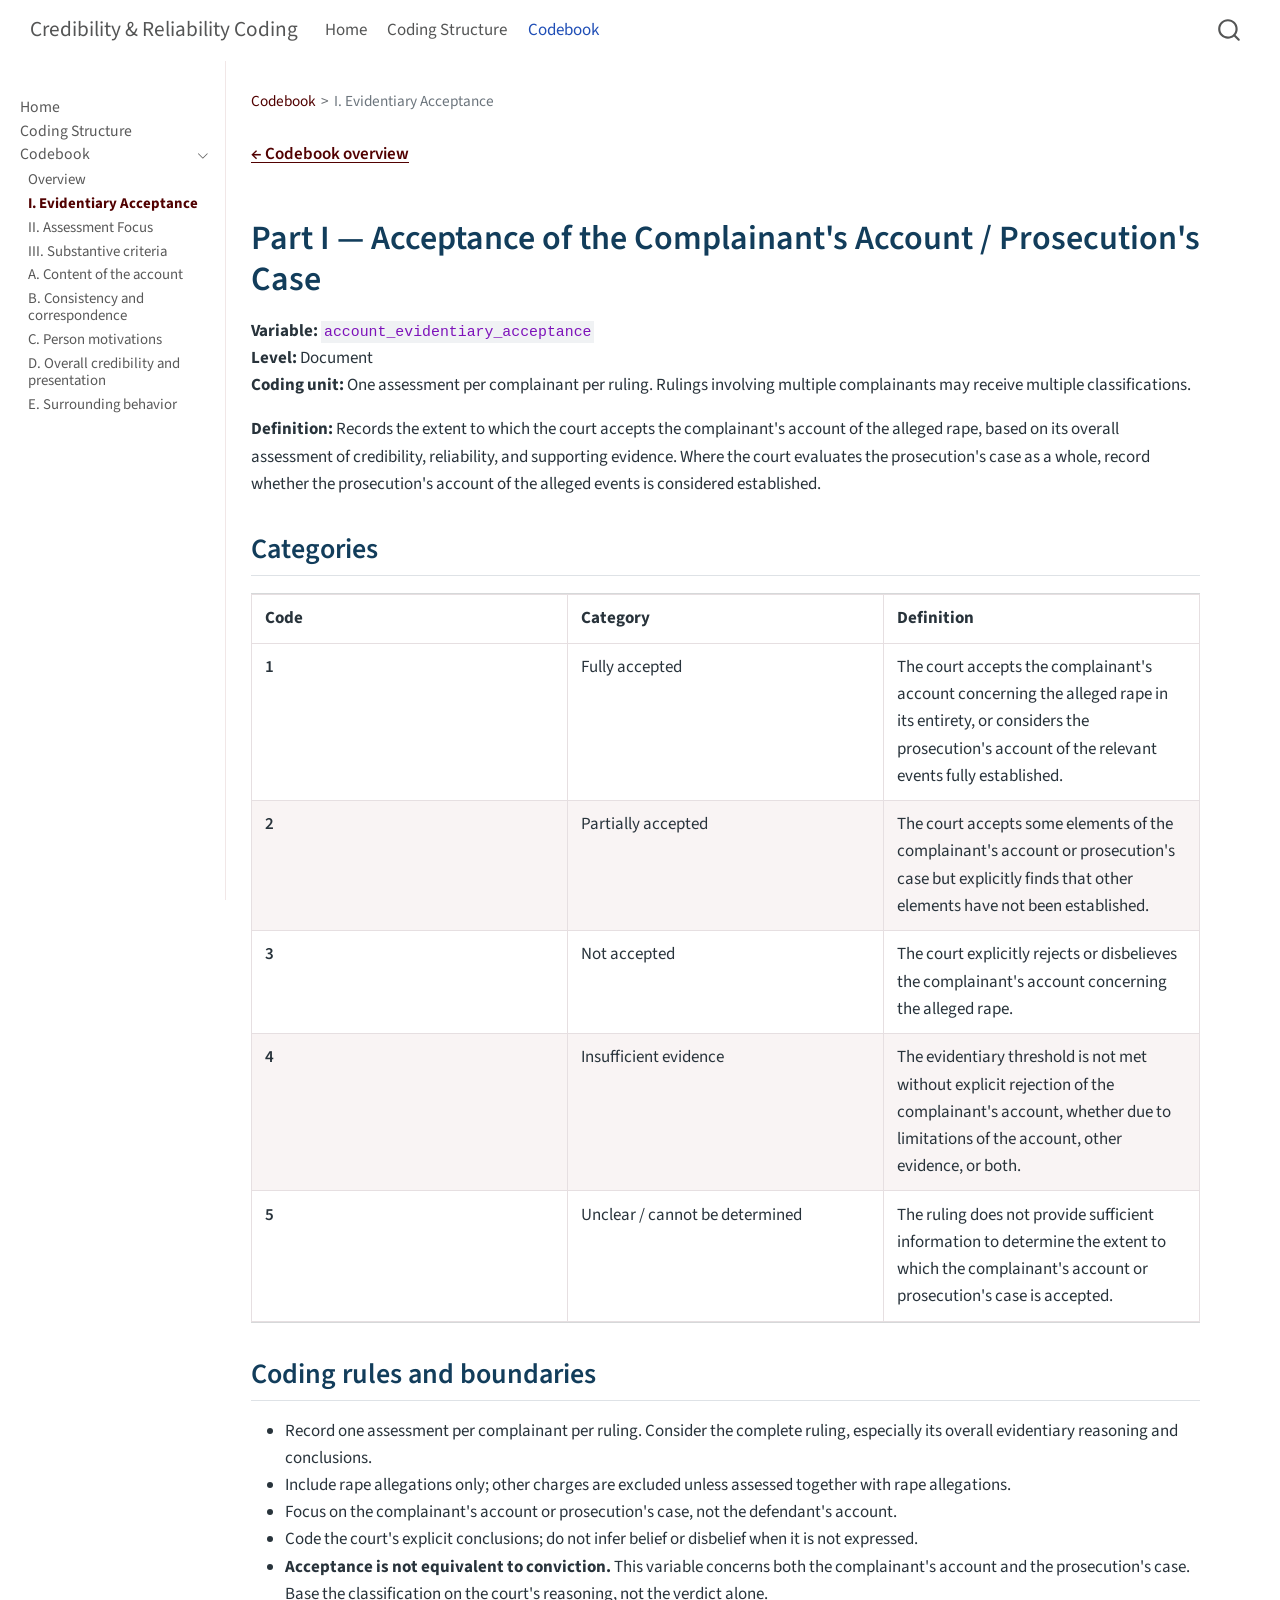
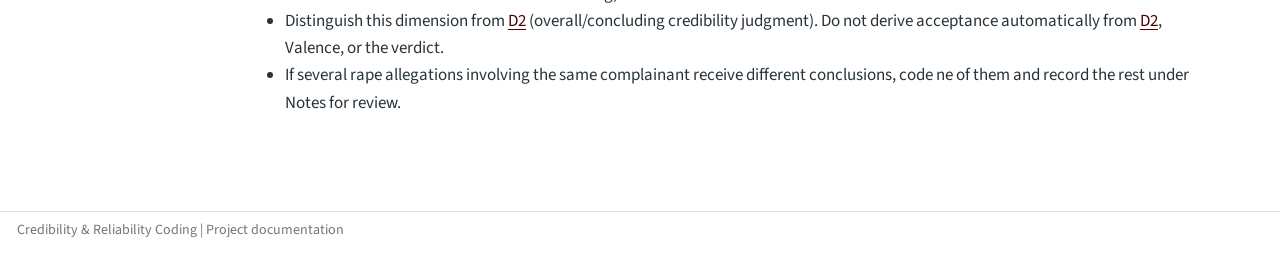
<file: codebook/acceptance.html>
<!DOCTYPE html>
<html xmlns="http://www.w3.org/1999/xhtml" lang="en" xml:lang="en"><head>

<meta charset="utf-8">
<meta name="generator" content="quarto-1.10.19">

<meta name="viewport" content="width=device-width, initial-scale=1.0, user-scalable=yes">


<title>Part I — Acceptance of the Complainant’s Account / Prosecution’s Case – Credibility &amp; Reliability Coding</title>
<style>
/* Default styles provided by pandoc.
** See https://pandoc.org/MANUAL.html#variables-for-html for config info.
*/
span.smallcaps{font-variant: small-caps;}
div.columns{display: flex; gap: 1.5em;}
div.column{flex: auto;}
@media screen {
div.columns{gap: min(4vw, 1.5em);}
div.column{overflow-x: auto;}
}
div.hanging-indent{margin-left: 1.5em; text-indent: -1.5em;}
ul.task-list{list-style: none;}
ul.task-list li input[type="checkbox"] {
  width: 0.8em;
  margin: 0 0.8em 0.2em -1em; /* quarto-specific, see https://github.com/quarto-dev/quarto-cli/issues/4556 */ 
  vertical-align: middle;
}
</style>


<script src="../site_libs/quarto-nav/quarto-nav.js"></script>
<script src="../site_libs/quarto-nav/headroom.min.js"></script>
<script src="../site_libs/clipboard/clipboard.min.js"></script>
<script src="../site_libs/quarto-search/autocomplete.umd.js"></script>
<script src="../site_libs/quarto-search/fuse.min.js"></script>
<script src="../site_libs/quarto-search/quarto-search.js"></script>
<meta name="quarto:offset" content="../">
<script src="../site_libs/quarto-html/quarto.js" type="module"></script>
<script src="../site_libs/quarto-html/tabsets/tabsets.js" type="module"></script>
<script src="../site_libs/quarto-html/popper.min.js"></script>
<script src="../site_libs/quarto-html/tippy.umd.min.js"></script>
<script src="../site_libs/quarto-html/anchor.min.js"></script>
<link href="../site_libs/quarto-html/tippy.css" rel="stylesheet">
<link href="../site_libs/quarto-html/quarto-syntax-highlighting-bf27225e3a48a9273f3daa8f8e829971.css" rel="stylesheet" id="quarto-text-highlighting-styles">
<script src="../site_libs/bootstrap/bootstrap.min.js"></script>
<link href="../site_libs/bootstrap/bootstrap-icons.css" rel="stylesheet">
<link href="../site_libs/bootstrap/bootstrap-857442aafe57c8d0a401f1a8434a7a25.min.css" rel="stylesheet" append-hash="true" id="quarto-bootstrap" data-mode="light">
<script id="quarto-search-options" type="application/json">{
  "location": "navbar",
  "copy-button": false,
  "collapse-after": 3,
  "panel-placement": "end",
  "type": "overlay",
  "limit": 50,
  "keyboard-shortcut": [
    "f",
    "/",
    "s"
  ],
  "language": {
    "search-no-results-text": "No results",
    "search-matching-documents-text": "matching documents",
    "search-copy-link-title": "Copy link to search",
    "search-hide-matches-text": "Hide additional matches",
    "search-more-match-text": "more match in this document",
    "search-more-matches-text": "more matches in this document",
    "search-clear-button-title": "Clear",
    "search-text-placeholder": "",
    "search-detached-cancel-button-title": "Cancel",
    "search-submit-button-title": "Submit",
    "search-label": "Search"
  }
}</script>
<style>html{ scroll-behavior: smooth; }</style>


<link rel="stylesheet" href="../assets/style.css">
</head>

<body class="nav-sidebar docked nav-fixed fullcontent quarto-light">

<div id="quarto-search-results"></div>
  <header id="quarto-header" class="headroom fixed-top">
    <nav class="navbar navbar-expand-lg " data-bs-theme="dark">
      <div class="navbar-container container-fluid">
      <div class="navbar-brand-container mx-auto">
    <a class="navbar-brand" href="../index.html">
    <span class="navbar-title">Credibility &amp; Reliability Coding</span>
    </a>
  </div>
            <div id="quarto-search" class="" title="Search"></div>
          <button class="navbar-toggler" type="button" data-bs-toggle="collapse" data-bs-target="#navbarCollapse" aria-controls="navbarCollapse" role="menu" aria-expanded="false" aria-label="Toggle navigation" onclick="if (window.quartoToggleHeadroom) { window.quartoToggleHeadroom(); }">
  <span class="navbar-toggler-icon"></span>
</button>
          <div class="collapse navbar-collapse" id="navbarCollapse">
            <ul class="navbar-nav navbar-nav-scroll me-auto">
  <li class="nav-item">
    <a class="nav-link active" href="../index.html" aria-current="page"> 
<span class="menu-text">Home</span></a>
  </li>  
  <li class="nav-item">
    <a class="nav-link" href="../coding-structure.html"> 
<span class="menu-text">Coding Structure</span></a>
  </li>  
  <li class="nav-item">
    <a class="nav-link" href="../codebook/index.html"> 
<span class="menu-text">Codebook</span></a>
  </li>  
</ul>
          </div> <!-- /navcollapse -->
            <div class="quarto-navbar-tools">
</div>
      </div> <!-- /container-fluid -->
    </nav>
  <nav class="quarto-secondary-nav">
    <div class="container-fluid d-flex">
      <button type="button" class="quarto-btn-toggle btn" data-bs-toggle="collapse" role="button" data-bs-target=".quarto-sidebar-collapse-item" aria-controls="quarto-sidebar" aria-expanded="false" aria-label="Toggle sidebar navigation" onclick="if (window.quartoToggleHeadroom) { window.quartoToggleHeadroom(); }">
        <i class="bi bi-layout-text-sidebar-reverse"></i>
      </button>
        <nav class="quarto-page-breadcrumbs" aria-label="breadcrumb"><ol class="breadcrumb"><li class="breadcrumb-item"><a href="../codebook/index.html">Codebook</a></li><li class="breadcrumb-item"><a href="../codebook/acceptance.html">I. Evidentiary Acceptance</a></li></ol></nav>
        <a class="flex-grow-1" role="navigation" data-bs-toggle="collapse" data-bs-target=".quarto-sidebar-collapse-item" aria-controls="quarto-sidebar" aria-expanded="false" aria-label="Toggle sidebar navigation" onclick="if (window.quartoToggleHeadroom) { window.quartoToggleHeadroom(); }">      
        </a>
    </div>
  </nav>
</header>
<!-- content -->
<div id="quarto-content" class="quarto-container page-columns page-rows-contents page-layout-article page-navbar">
<!-- sidebar -->
  <nav id="quarto-sidebar" class="sidebar collapse collapse-horizontal quarto-sidebar-collapse-item sidebar-navigation docked overflow-auto">
    <div class="sidebar-menu-container"> 
    <ul class="list-unstyled mt-1">
        <li class="sidebar-item">
  <div class="sidebar-item-container"> 
  <a href="../index.html" class="sidebar-item-text sidebar-link">
 <span class="menu-text">Home</span></a>
  </div>
</li>
        <li class="sidebar-item">
  <div class="sidebar-item-container"> 
  <a href="../coding-structure.html" class="sidebar-item-text sidebar-link">
 <span class="menu-text">Coding Structure</span></a>
  </div>
</li>
        <li class="sidebar-item sidebar-item-section">
      <div class="sidebar-item-container"> 
            <a href="../codebook/index.html" class="sidebar-item-text sidebar-link">
 <span class="menu-text">Codebook</span></a>
          <a class="sidebar-item-toggle text-start" data-bs-toggle="collapse" data-bs-target="#quarto-sidebar-section-1" role="navigation" aria-expanded="true" aria-label="Toggle section">
            <i class="bi bi-chevron-right ms-2"></i>
          </a> 
      </div>
      <ul id="quarto-sidebar-section-1" class="collapse list-unstyled sidebar-section depth1 show">  
          <li class="sidebar-item">
  <div class="sidebar-item-container"> 
  <a href="../codebook/index.html" class="sidebar-item-text sidebar-link">
 <span class="menu-text">Overview</span></a>
  </div>
</li>
          <li class="sidebar-item">
  <div class="sidebar-item-container"> 
  <a href="../codebook/acceptance.html" class="sidebar-item-text sidebar-link active">
 <span class="menu-text">I. Evidentiary Acceptance</span></a>
  </div>
</li>
          <li class="sidebar-item">
  <div class="sidebar-item-container"> 
  <a href="../codebook/assessment-focus.html" class="sidebar-item-text sidebar-link">
 <span class="menu-text">II. Assessment Focus</span></a>
  </div>
</li>
          <li class="sidebar-item">
  <div class="sidebar-item-container"> 
  <a href="../codebook/substantive-criteria.html" class="sidebar-item-text sidebar-link">
 <span class="menu-text">III. Substantive criteria</span></a>
  </div>
</li>
          <li class="sidebar-item">
  <div class="sidebar-item-container"> 
  <a href="../codebook/a.html" class="sidebar-item-text sidebar-link">
 <span class="menu-text">A. Content of the account</span></a>
  </div>
</li>
          <li class="sidebar-item">
  <div class="sidebar-item-container"> 
  <a href="../codebook/b.html" class="sidebar-item-text sidebar-link">
 <span class="menu-text">B. Consistency and correspondence</span></a>
  </div>
</li>
          <li class="sidebar-item">
  <div class="sidebar-item-container"> 
  <a href="../codebook/c.html" class="sidebar-item-text sidebar-link">
 <span class="menu-text">C. Person motivations</span></a>
  </div>
</li>
          <li class="sidebar-item">
  <div class="sidebar-item-container"> 
  <a href="../codebook/d.html" class="sidebar-item-text sidebar-link">
 <span class="menu-text">D. Overall credibility and presentation</span></a>
  </div>
</li>
          <li class="sidebar-item">
  <div class="sidebar-item-container"> 
  <a href="../codebook/e.html" class="sidebar-item-text sidebar-link">
 <span class="menu-text">E. Surrounding behavior</span></a>
  </div>
</li>
      </ul>
  </li>
    </ul>
    </div>
</nav>
<div id="quarto-sidebar-glass" class="quarto-sidebar-collapse-item" data-bs-toggle="collapse" data-bs-target=".quarto-sidebar-collapse-item"></div>
<!-- margin-sidebar -->
    
<!-- main -->
<main class="content" id="quarto-document-content">

<header id="title-block-header" class="quarto-title-block default"><nav class="quarto-page-breadcrumbs quarto-title-breadcrumbs d-none d-lg-block" aria-label="breadcrumb"><ol class="breadcrumb"><li class="breadcrumb-item"><a href="../codebook/index.html">Codebook</a></li><li class="breadcrumb-item"><a href="../codebook/acceptance.html">I. Evidentiary Acceptance</a></li></ol></nav>
<div class="quarto-title">
<h1 class="title">Part I — Acceptance of the Complainant’s Account / Prosecution’s Case</h1>
</div>



<div class="quarto-title-meta">

    
  
    
  </div>
  


</header>


<p><a href="../codebook/index.html" class="back-link">← Codebook overview</a></p>


<div id="source-content" class="source-content quarto-include-in-search-index" data-section="acceptance" data-source="codebook_v3.md">
<section id="part-i-acceptance-of-the-complainants-account-prosecutions-case" class="level1">
<h1>Part I — Acceptance of the Complainant's Account / Prosecution's Case</h1>
<p><strong>Variable:</strong> <code>account_evidentiary_acceptance</code><br>
<strong>Level:</strong> Document<br>
<strong>Coding unit:</strong> One assessment per complainant per ruling. Rulings involving multiple complainants may receive multiple classifications.</p>
<p><strong>Definition:</strong> Records the extent to which the court accepts the complainant's account of the alleged rape, based on its overall assessment of credibility, reliability, and supporting evidence. Where the court evaluates the prosecution's case as a whole, record whether the prosecution's account of the alleged events is considered established.</p>
<section id="categories" class="level2">
<h2 class="anchored" data-anchor-id="categories">Categories</h2>
<table class="source-table caption-top table">
<colgroup>
<col style="width: 33%">
<col style="width: 33%">
<col style="width: 33%">
</colgroup>
<thead>
<tr class="header">
<th>Code</th>
<th>Category</th>
<th>Definition</th>
</tr>
</thead>
<tbody>
<tr class="odd">
<td>1</td>
<td>Fully accepted</td>
<td>The court accepts the complainant's account concerning the alleged rape in its entirety, or considers the prosecution's account of the relevant events fully established.</td>
</tr>
<tr class="even">
<td>2</td>
<td>Partially accepted</td>
<td>The court accepts some elements of the complainant's account or prosecution's case but explicitly finds that other elements have not been established.</td>
</tr>
<tr class="odd">
<td>3</td>
<td>Not accepted</td>
<td>The court explicitly rejects or disbelieves the complainant's account concerning the alleged rape.</td>
</tr>
<tr class="even">
<td>4</td>
<td>Insufficient evidence</td>
<td>The evidentiary threshold is not met without explicit rejection of the complainant's account, whether due to limitations of the account, other evidence, or both.</td>
</tr>
<tr class="odd">
<td>5</td>
<td>Unclear / cannot be determined</td>
<td>The ruling does not provide sufficient information to determine the extent to which the complainant's account or prosecution's case is accepted.</td>
</tr>
</tbody>
</table>
</section>
<section id="coding-rules-and-boundaries" class="level2">
<h2 class="anchored" data-anchor-id="coding-rules-and-boundaries">Coding rules and boundaries</h2>
<ul>
<li>Record one assessment per complainant per ruling. Consider the complete ruling, especially its overall evidentiary reasoning and conclusions.</li>
<li>Include rape allegations only; other charges are excluded unless assessed together with rape allegations.</li>
<li>Focus on the complainant's account or prosecution's case, not the defendant's account.</li>
<li>Code the court's explicit conclusions; do not infer belief or disbelief when it is not expressed.</li>
<li><strong>Acceptance is not equivalent to conviction.</strong> This variable concerns both the complainant's account and the prosecution's case. Base the classification on the court's reasoning, not the verdict alone.</li>
<li>Distinguish this dimension from <a href="d.html#d2">D2</a> (overall/concluding credibility judgment). Do not derive acceptance automatically from <a href="d.html#d2">D2</a>, Valence, or the verdict.</li>
<li>If several rape allegations involving the same complainant receive different conclusions, code ne of them and record the rest under Notes for review.</li>
</ul>
</section>
</section>
</div>

</main> <!-- /main -->
<script>
(function () {
  function markCurrentNavigation() {
    var path = window.location.pathname;
    document.querySelectorAll('.navbar .nav-link').forEach(function (link) {
      var target = new URL(link.getAttribute('data-original-href') || link.href).pathname;
      var codebook = target.endsWith('/codebook/index.html');
      var active = path === target || path === target.replace(/index\.html$/, '') ||
        (codebook && path.startsWith(target.slice(0, -10)));
      link.classList.toggle('active', active);
      if (active) link.setAttribute('aria-current', 'page');
      else link.removeAttribute('aria-current');
    });
  }
  function openHashTarget() {
    if (!window.location.hash) return;
    var id = decodeURIComponent(window.location.hash.slice(1));
    var el = document.getElementById(id);
    if (!el) return;
    if (el.tagName === 'DETAILS') el.open = true;
    var p = el.parentElement;
    while (p) { if (p.tagName === 'DETAILS') p.open = true; p = p.parentElement; }
    setTimeout(function () { el.scrollIntoView({block: 'start'}); }, 70);
  }
  function openSearchMatches() {
    document.querySelectorAll('#source-content mark').forEach(function (mark) {
      var parent = mark.parentElement;
      while (parent) {
        if (parent.tagName === 'DETAILS') parent.open = true;
        parent = parent.parentElement;
      }
    });
  }
  document.addEventListener('click', function (ev) {
    var btn = ev.target.closest('button[data-expand]');
    if (btn) {
      var expand = btn.dataset.expand === 'true';
      document.querySelectorAll('details.criterion, details.subcriterion').forEach(function(d) { d.open = expand; });
    }
    var link = ev.target.closest('a[href*="#"]');
    if (link) setTimeout(openHashTarget, 30);
  });
  window.addEventListener('hashchange', openHashTarget);
  document.addEventListener('DOMContentLoaded', openHashTarget);
  document.addEventListener('DOMContentLoaded', markCurrentNavigation);
  document.addEventListener('DOMContentLoaded', openSearchMatches);
  window.addEventListener('load', openHashTarget);
  window.addEventListener('load', markCurrentNavigation);
})();
</script>
<script id="quarto-html-after-body" type="application/javascript">
  window.document.addEventListener("DOMContentLoaded", function (event) {
    const icon = "";
    const anchorJS = new window.AnchorJS();
    anchorJS.options = {
      placement: 'right',
      icon: icon
    };
    anchorJS.add('.anchored');
    const isCodeAnnotation = (el) => {
      for (const clz of el.classList) {
        if (clz.startsWith('code-annotation-')) {                     
          return true;
        }
      }
      return false;
    }
    const onCopySuccess = function(e) {
      // button target
      const button = e.trigger;
      // don't keep focus
      button.blur();
      // flash "checked"
      button.classList.add('code-copy-button-checked');
      var currentTitle = button.getAttribute("title");
      button.setAttribute("title", "Copied!");
      let tooltip;
      if (window.bootstrap) {
        button.setAttribute("data-bs-toggle", "tooltip");
        button.setAttribute("data-bs-placement", "left");
        button.setAttribute("data-bs-title", "Copied!");
        tooltip = new bootstrap.Tooltip(button, 
          { trigger: "manual", 
            customClass: "code-copy-button-tooltip",
            offset: [0, -8]});
        tooltip.show();    
      }
      setTimeout(function() {
        if (tooltip) {
          tooltip.hide();
          button.removeAttribute("data-bs-title");
          button.removeAttribute("data-bs-toggle");
          button.removeAttribute("data-bs-placement");
        }
        button.setAttribute("title", currentTitle);
        button.classList.remove('code-copy-button-checked');
      }, 1000);
      // clear code selection
      e.clearSelection();
    }
    const getTextToCopy = function(trigger) {
      const outerScaffold = trigger.parentElement.cloneNode(true);
      const codeEl = outerScaffold.querySelector('code');
      for (const childEl of codeEl.children) {
        if (isCodeAnnotation(childEl)) {
          childEl.remove();
        }
      }
      return codeEl.innerText;
    }
    const clipboard = new window.ClipboardJS('.code-copy-button:not([data-in-quarto-modal])', {
      text: getTextToCopy
    });
    clipboard.on('success', onCopySuccess);
    if (window.document.getElementById('quarto-embedded-source-code-modal')) {
      const clipboardModal = new window.ClipboardJS('.code-copy-button[data-in-quarto-modal]', {
        text: getTextToCopy,
        container: window.document.getElementById('quarto-embedded-source-code-modal')
      });
      clipboardModal.on('success', onCopySuccess);
    }
      var localhostRegex = new RegExp(/^(?:http|https):\/\/localhost\:?[0-9]*\//);
      var mailtoRegex = new RegExp(/^mailto:/);
        var filterRegex = new RegExp('/' + window.location.host + '/');
      var isInternal = (href) => {
          return filterRegex.test(href) || localhostRegex.test(href) || mailtoRegex.test(href);
      }
      // Inspect non-navigation links and adorn them if external
     var links = window.document.querySelectorAll('a[href]:not(.nav-link):not(.navbar-brand):not(.toc-action):not(.sidebar-link):not(.sidebar-item-toggle):not(.pagination-link):not(.no-external):not([aria-hidden]):not(.dropdown-item):not(.quarto-navigation-tool):not(.about-link)');
      for (var i=0; i<links.length; i++) {
        const link = links[i];
        if (!isInternal(link.href)) {
          // undo the damage that might have been done by quarto-nav.js in the case of
          // links that we want to consider external
          if (link.dataset.originalHref !== undefined) {
            link.href = link.dataset.originalHref;
          }
            // target, if specified
            link.setAttribute("target", "_blank");
            if (link.getAttribute("rel") === null) {
              link.setAttribute("rel", "noopener");
            }
        }
      }
    function tippyHover(el, contentFn, onTriggerFn, onUntriggerFn) {
      const config = {
        allowHTML: true,
        maxWidth: 500,
        delay: 100,
        arrow: false,
        appendTo: function(el) {
            return el.parentElement;
        },
        interactive: true,
        interactiveBorder: 10,
        theme: 'quarto',
        placement: 'bottom-start',
      };
      if (contentFn) {
        config.content = contentFn;
      }
      if (onTriggerFn) {
        config.onTrigger = onTriggerFn;
      }
      if (onUntriggerFn) {
        config.onUntrigger = onUntriggerFn;
      }
      window.tippy(el, config); 
    }
    const noterefs = window.document.querySelectorAll('a[role="doc-noteref"]');
    for (var i=0; i<noterefs.length; i++) {
      const ref = noterefs[i];
      tippyHover(ref, function() {
        // use id or data attribute instead here
        let href = ref.getAttribute('data-footnote-href') || ref.getAttribute('href');
        try { href = new URL(href).hash; } catch {}
        const id = href.replace(/^#\/?/, "");
        const note = window.document.getElementById(id);
        if (note) {
          return note.innerHTML;
        } else {
          return "";
        }
      });
    }
    const xrefs = window.document.querySelectorAll('a.quarto-xref');
    const processXRef = (id, note) => {
      // Strip column container classes
      const stripColumnClz = (el) => {
        el.classList.remove("page-full", "page-columns");
        if (el.children) {
          for (const child of el.children) {
            stripColumnClz(child);
          }
        }
      }
      stripColumnClz(note)
      if (id === null || id.startsWith('sec-')) {
        // Special case sections, only their first couple elements
        const container = document.createElement("div");
        if (note.children && note.children.length > 2) {
          container.appendChild(note.children[0].cloneNode(true));
          for (let i = 1; i < note.children.length; i++) {
            const child = note.children[i];
            if (child.tagName === "P" && child.innerText === "") {
              continue;
            } else {
              container.appendChild(child.cloneNode(true));
              break;
            }
          }
          if (window.Quarto?.typesetMath) {
            window.Quarto.typesetMath(container);
          }
          return container.innerHTML
        } else {
          if (window.Quarto?.typesetMath) {
            window.Quarto.typesetMath(note);
          }
          return note.innerHTML;
        }
      } else {
        // Remove any anchor links if they are present
        const anchorLink = note.querySelector('a.anchorjs-link');
        if (anchorLink) {
          anchorLink.remove();
        }
        if (window.Quarto?.typesetMath) {
          window.Quarto.typesetMath(note);
        }
        if (note.classList.contains("callout")) {
          return note.outerHTML;
        } else {
          return note.innerHTML;
        }
      }
    }
    for (var i=0; i<xrefs.length; i++) {
      const xref = xrefs[i];
      tippyHover(xref, undefined, function(instance) {
        instance.disable();
        let url = xref.getAttribute('href');
        let hash = undefined; 
        if (url.startsWith('#')) {
          hash = url;
        } else {
          try { hash = new URL(url).hash; } catch {}
        }
        if (hash) {
          const id = hash.replace(/^#\/?/, "");
          const note = window.document.getElementById(id);
          if (note !== null) {
            try {
              const html = processXRef(id, note.cloneNode(true));
              instance.setContent(html);
            } finally {
              instance.enable();
              instance.show();
            }
          } else {
            // See if we can fetch this
            fetch(url.split('#')[0])
            .then(res => res.text())
            .then(html => {
              const parser = new DOMParser();
              const htmlDoc = parser.parseFromString(html, "text/html");
              const note = htmlDoc.getElementById(id);
              if (note !== null) {
                const html = processXRef(id, note);
                instance.setContent(html);
              } 
            }).finally(() => {
              instance.enable();
              instance.show();
            });
          }
        } else {
          // See if we can fetch a full url (with no hash to target)
          // This is a special case and we should probably do some content thinning / targeting
          fetch(url)
          .then(res => res.text())
          .then(html => {
            const parser = new DOMParser();
            const htmlDoc = parser.parseFromString(html, "text/html");
            const note = htmlDoc.querySelector('main.content');
            if (note !== null) {
              // This should only happen for chapter cross references
              // (since there is no id in the URL)
              // remove the first header
              if (note.children.length > 0 && note.children[0].tagName === "HEADER") {
                note.children[0].remove();
              }
              const html = processXRef(null, note);
              instance.setContent(html);
            } 
          }).finally(() => {
            instance.enable();
            instance.show();
          });
        }
      }, function(instance) {
      });
    }
        let selectedAnnoteEl;
        const selectorForAnnotation = ( cell, annotation) => {
          let cellAttr = 'data-code-cell="' + cell + '"';
          let lineAttr = 'data-code-annotation="' +  annotation + '"';
          const selector = 'span[' + cellAttr + '][' + lineAttr + ']';
          return selector;
        }
        const selectCodeLines = (annoteEl) => {
          const doc = window.document;
          const targetCell = annoteEl.getAttribute("data-target-cell");
          const targetAnnotation = annoteEl.getAttribute("data-target-annotation");
          const annoteSpan = window.document.querySelector(selectorForAnnotation(targetCell, targetAnnotation));
          const lines = annoteSpan.getAttribute("data-code-lines").split(",");
          const lineIds = lines.map((line) => {
            return targetCell + "-" + line;
          })
          let top = null;
          let height = null;
          let parent = null;
          if (lineIds.length > 0) {
              //compute the position of the single el (top and bottom and make a div)
              const el = window.document.getElementById(lineIds[0]);
              top = el.offsetTop;
              height = el.offsetHeight;
              parent = el.parentElement.parentElement;
            if (lineIds.length > 1) {
              const lastEl = window.document.getElementById(lineIds[lineIds.length - 1]);
              const bottom = lastEl.offsetTop + lastEl.offsetHeight;
              height = bottom - top;
            }
            if (top !== null && height !== null && parent !== null) {
              // cook up a div (if necessary) and position it 
              let div = window.document.getElementById("code-annotation-line-highlight");
              if (div === null) {
                div = window.document.createElement("div");
                div.setAttribute("id", "code-annotation-line-highlight");
                div.style.position = 'absolute';
                parent.appendChild(div);
              }
              div.style.top = top - 2 + "px";
              div.style.height = height + 4 + "px";
              div.style.left = 0;
              let gutterDiv = window.document.getElementById("code-annotation-line-highlight-gutter");
              if (gutterDiv === null) {
                gutterDiv = window.document.createElement("div");
                gutterDiv.setAttribute("id", "code-annotation-line-highlight-gutter");
                gutterDiv.style.position = 'absolute';
                const codeCell = window.document.getElementById(targetCell);
                const gutter = codeCell.querySelector('.code-annotation-gutter');
                gutter.appendChild(gutterDiv);
              }
              gutterDiv.style.top = top - 2 + "px";
              gutterDiv.style.height = height + 4 + "px";
            }
            selectedAnnoteEl = annoteEl;
          }
        };
        const unselectCodeLines = () => {
          const elementsIds = ["code-annotation-line-highlight", "code-annotation-line-highlight-gutter"];
          elementsIds.forEach((elId) => {
            const div = window.document.getElementById(elId);
            if (div) {
              div.remove();
            }
          });
          selectedAnnoteEl = undefined;
        };
          // Handle positioning of the toggle
      window.addEventListener(
        "resize",
        throttle(() => {
          elRect = undefined;
          if (selectedAnnoteEl) {
            selectCodeLines(selectedAnnoteEl);
          }
        }, 10)
      );
      function throttle(fn, ms) {
      let throttle = false;
      let timer;
        return (...args) => {
          if(!throttle) { // first call gets through
              fn.apply(this, args);
              throttle = true;
          } else { // all the others get throttled
              if(timer) clearTimeout(timer); // cancel #2
              timer = setTimeout(() => {
                fn.apply(this, args);
                timer = throttle = false;
              }, ms);
          }
        };
      }
        // Attach click handler to the DT
        const annoteDls = window.document.querySelectorAll('dt[data-target-cell]');
        for (const annoteDlNode of annoteDls) {
          annoteDlNode.addEventListener('click', (event) => {
            const clickedEl = event.target;
            if (clickedEl !== selectedAnnoteEl) {
              unselectCodeLines();
              const activeEl = window.document.querySelector('dt[data-target-cell].code-annotation-active');
              if (activeEl) {
                activeEl.classList.remove('code-annotation-active');
              }
              selectCodeLines(clickedEl);
              clickedEl.classList.add('code-annotation-active');
            } else {
              // Unselect the line
              unselectCodeLines();
              clickedEl.classList.remove('code-annotation-active');
            }
          });
        }
    const findCites = (el) => {
      const parentEl = el.parentElement;
      if (parentEl) {
        const cites = parentEl.dataset.cites;
        if (cites) {
          return {
            el,
            cites: cites.split(' ')
          };
        } else {
          return findCites(el.parentElement)
        }
      } else {
        return undefined;
      }
    };
    var bibliorefs = window.document.querySelectorAll('a[role="doc-biblioref"]');
    for (var i=0; i<bibliorefs.length; i++) {
      const ref = bibliorefs[i];
      const citeInfo = findCites(ref);
      if (citeInfo) {
        tippyHover(citeInfo.el, function() {
          var popup = window.document.createElement('div');
          citeInfo.cites.forEach(function(cite) {
            var citeDiv = window.document.createElement('div');
            citeDiv.classList.add('hanging-indent');
            citeDiv.classList.add('csl-entry');
            var biblioDiv = window.document.getElementById('ref-' + cite);
            if (biblioDiv) {
              citeDiv.innerHTML = biblioDiv.innerHTML;
            }
            popup.appendChild(citeDiv);
          });
          return popup.innerHTML;
        });
      }
    }
  });
  </script>
</div> <!-- /content -->
<footer class="footer">
  <div class="nav-footer">
    <div class="nav-footer-left">
<p>Credibility &amp; Reliability Coding | Project documentation</p>
</div>   
    <div class="nav-footer-center">
      &nbsp;
    </div>
    <div class="nav-footer-right">
      &nbsp;
    </div>
  </div>
</footer>




<script src="../site_libs/quarto-html/zenscroll-min.js"></script>
</body></html>
</file>
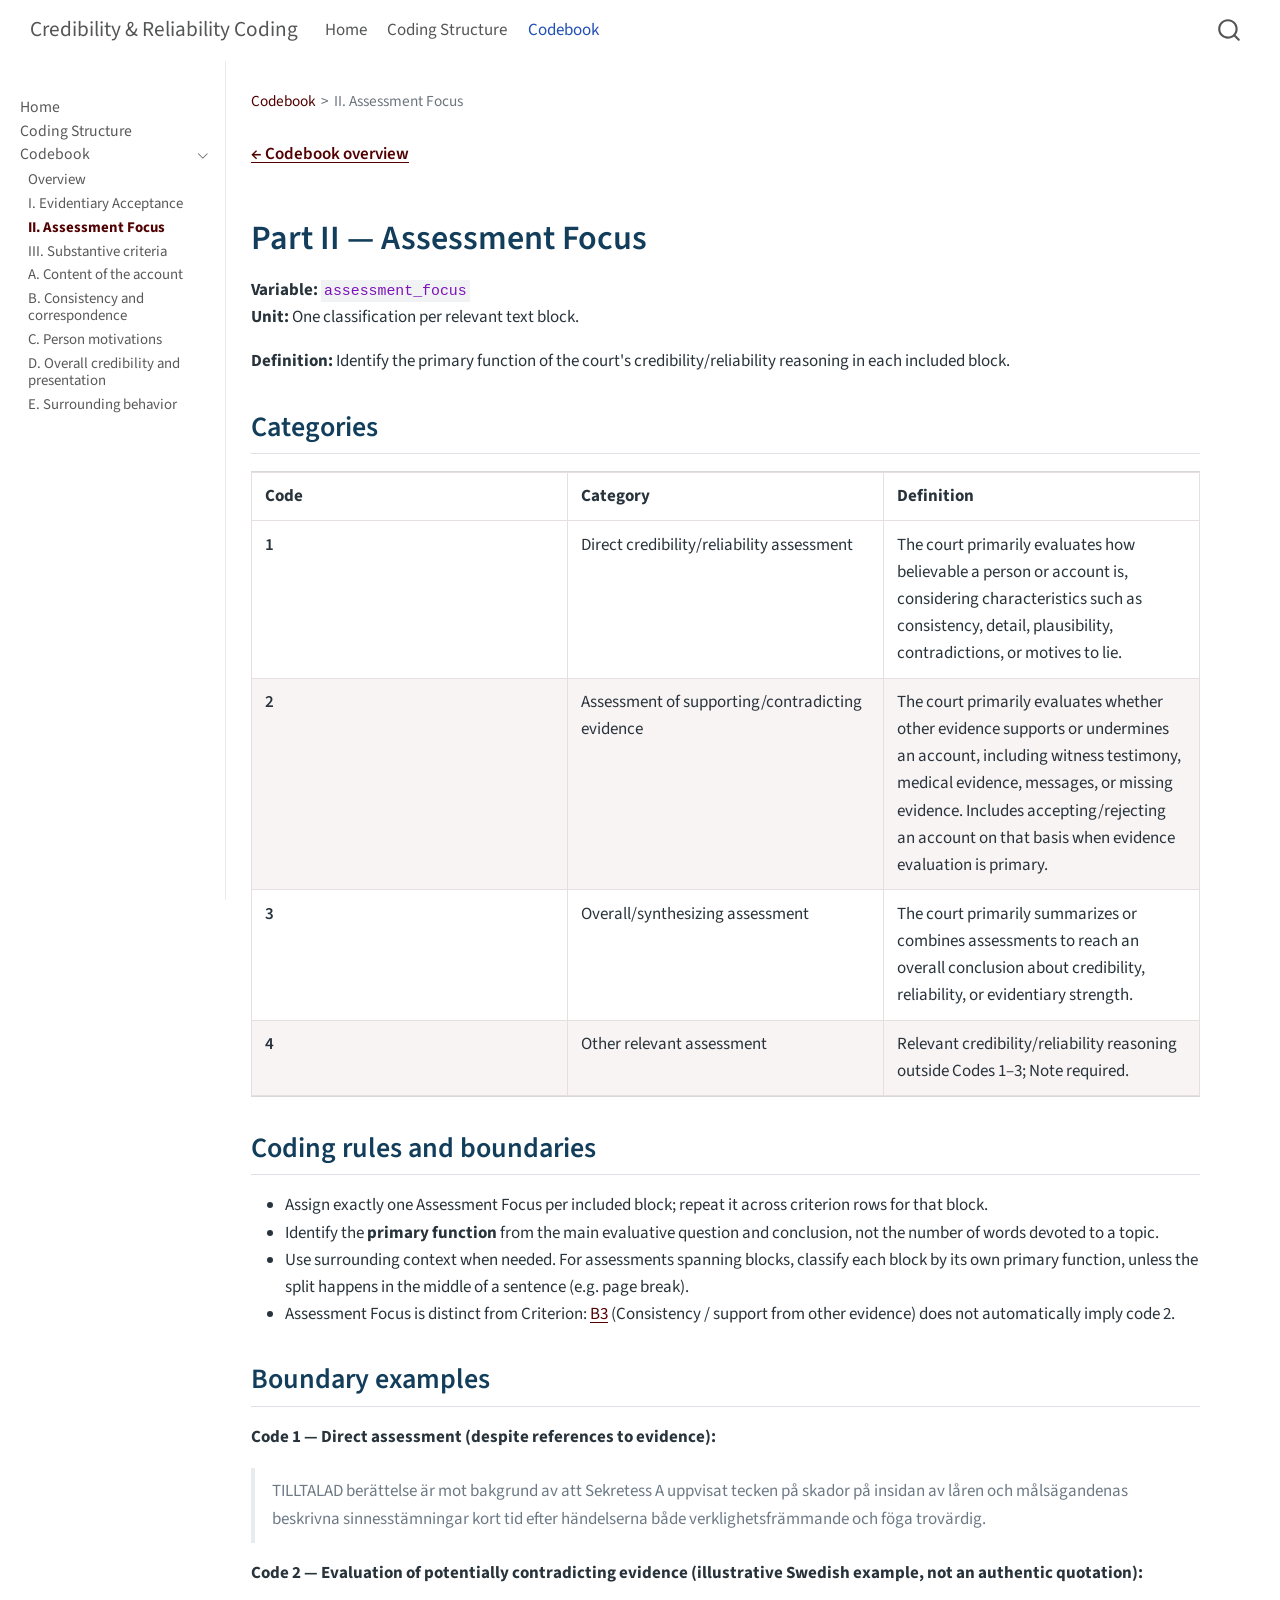
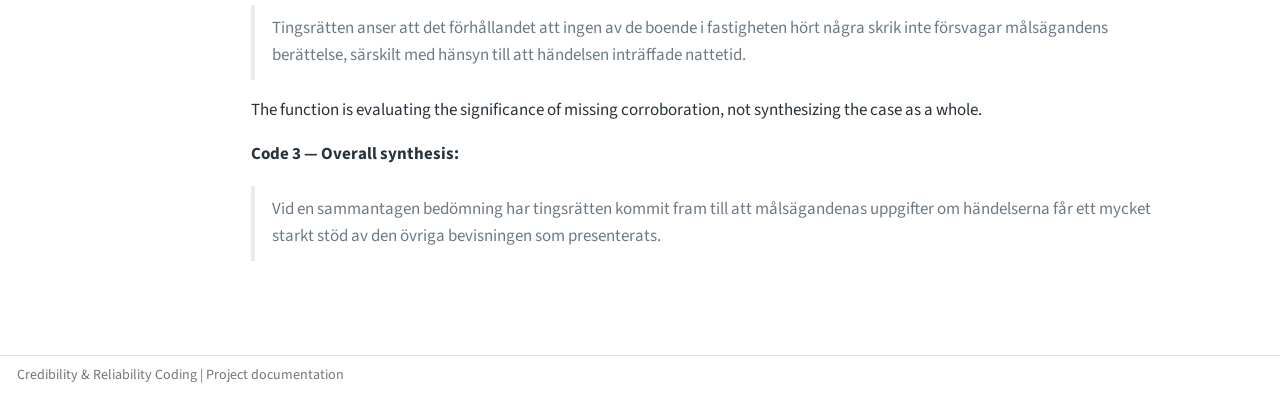
<file: codebook/assessment-focus.html>
<!DOCTYPE html>
<html xmlns="http://www.w3.org/1999/xhtml" lang="en" xml:lang="en"><head>

<meta charset="utf-8">
<meta name="generator" content="quarto-1.10.19">

<meta name="viewport" content="width=device-width, initial-scale=1.0, user-scalable=yes">


<title>Part II — Assessment Focus – Credibility &amp; Reliability Coding</title>
<style>
/* Default styles provided by pandoc.
** See https://pandoc.org/MANUAL.html#variables-for-html for config info.
*/
span.smallcaps{font-variant: small-caps;}
div.columns{display: flex; gap: 1.5em;}
div.column{flex: auto;}
@media screen {
div.columns{gap: min(4vw, 1.5em);}
div.column{overflow-x: auto;}
}
div.hanging-indent{margin-left: 1.5em; text-indent: -1.5em;}
ul.task-list{list-style: none;}
ul.task-list li input[type="checkbox"] {
  width: 0.8em;
  margin: 0 0.8em 0.2em -1em; /* quarto-specific, see https://github.com/quarto-dev/quarto-cli/issues/4556 */ 
  vertical-align: middle;
}
</style>


<script src="../site_libs/quarto-nav/quarto-nav.js"></script>
<script src="../site_libs/quarto-nav/headroom.min.js"></script>
<script src="../site_libs/clipboard/clipboard.min.js"></script>
<script src="../site_libs/quarto-search/autocomplete.umd.js"></script>
<script src="../site_libs/quarto-search/fuse.min.js"></script>
<script src="../site_libs/quarto-search/quarto-search.js"></script>
<meta name="quarto:offset" content="../">
<script src="../site_libs/quarto-html/quarto.js" type="module"></script>
<script src="../site_libs/quarto-html/tabsets/tabsets.js" type="module"></script>
<script src="../site_libs/quarto-html/popper.min.js"></script>
<script src="../site_libs/quarto-html/tippy.umd.min.js"></script>
<script src="../site_libs/quarto-html/anchor.min.js"></script>
<link href="../site_libs/quarto-html/tippy.css" rel="stylesheet">
<link href="../site_libs/quarto-html/quarto-syntax-highlighting-bf27225e3a48a9273f3daa8f8e829971.css" rel="stylesheet" id="quarto-text-highlighting-styles">
<script src="../site_libs/bootstrap/bootstrap.min.js"></script>
<link href="../site_libs/bootstrap/bootstrap-icons.css" rel="stylesheet">
<link href="../site_libs/bootstrap/bootstrap-857442aafe57c8d0a401f1a8434a7a25.min.css" rel="stylesheet" append-hash="true" id="quarto-bootstrap" data-mode="light">
<script id="quarto-search-options" type="application/json">{
  "location": "navbar",
  "copy-button": false,
  "collapse-after": 3,
  "panel-placement": "end",
  "type": "overlay",
  "limit": 50,
  "keyboard-shortcut": [
    "f",
    "/",
    "s"
  ],
  "language": {
    "search-no-results-text": "No results",
    "search-matching-documents-text": "matching documents",
    "search-copy-link-title": "Copy link to search",
    "search-hide-matches-text": "Hide additional matches",
    "search-more-match-text": "more match in this document",
    "search-more-matches-text": "more matches in this document",
    "search-clear-button-title": "Clear",
    "search-text-placeholder": "",
    "search-detached-cancel-button-title": "Cancel",
    "search-submit-button-title": "Submit",
    "search-label": "Search"
  }
}</script>
<style>html{ scroll-behavior: smooth; }</style>


<link rel="stylesheet" href="../assets/style.css">
</head>

<body class="nav-sidebar docked nav-fixed fullcontent quarto-light">

<div id="quarto-search-results"></div>
  <header id="quarto-header" class="headroom fixed-top">
    <nav class="navbar navbar-expand-lg " data-bs-theme="dark">
      <div class="navbar-container container-fluid">
      <div class="navbar-brand-container mx-auto">
    <a class="navbar-brand" href="../index.html">
    <span class="navbar-title">Credibility &amp; Reliability Coding</span>
    </a>
  </div>
            <div id="quarto-search" class="" title="Search"></div>
          <button class="navbar-toggler" type="button" data-bs-toggle="collapse" data-bs-target="#navbarCollapse" aria-controls="navbarCollapse" role="menu" aria-expanded="false" aria-label="Toggle navigation" onclick="if (window.quartoToggleHeadroom) { window.quartoToggleHeadroom(); }">
  <span class="navbar-toggler-icon"></span>
</button>
          <div class="collapse navbar-collapse" id="navbarCollapse">
            <ul class="navbar-nav navbar-nav-scroll me-auto">
  <li class="nav-item">
    <a class="nav-link active" href="../index.html" aria-current="page"> 
<span class="menu-text">Home</span></a>
  </li>  
  <li class="nav-item">
    <a class="nav-link" href="../coding-structure.html"> 
<span class="menu-text">Coding Structure</span></a>
  </li>  
  <li class="nav-item">
    <a class="nav-link" href="../codebook/index.html"> 
<span class="menu-text">Codebook</span></a>
  </li>  
</ul>
          </div> <!-- /navcollapse -->
            <div class="quarto-navbar-tools">
</div>
      </div> <!-- /container-fluid -->
    </nav>
  <nav class="quarto-secondary-nav">
    <div class="container-fluid d-flex">
      <button type="button" class="quarto-btn-toggle btn" data-bs-toggle="collapse" role="button" data-bs-target=".quarto-sidebar-collapse-item" aria-controls="quarto-sidebar" aria-expanded="false" aria-label="Toggle sidebar navigation" onclick="if (window.quartoToggleHeadroom) { window.quartoToggleHeadroom(); }">
        <i class="bi bi-layout-text-sidebar-reverse"></i>
      </button>
        <nav class="quarto-page-breadcrumbs" aria-label="breadcrumb"><ol class="breadcrumb"><li class="breadcrumb-item"><a href="../codebook/index.html">Codebook</a></li><li class="breadcrumb-item"><a href="../codebook/assessment-focus.html">II. Assessment Focus</a></li></ol></nav>
        <a class="flex-grow-1" role="navigation" data-bs-toggle="collapse" data-bs-target=".quarto-sidebar-collapse-item" aria-controls="quarto-sidebar" aria-expanded="false" aria-label="Toggle sidebar navigation" onclick="if (window.quartoToggleHeadroom) { window.quartoToggleHeadroom(); }">      
        </a>
    </div>
  </nav>
</header>
<!-- content -->
<div id="quarto-content" class="quarto-container page-columns page-rows-contents page-layout-article page-navbar">
<!-- sidebar -->
  <nav id="quarto-sidebar" class="sidebar collapse collapse-horizontal quarto-sidebar-collapse-item sidebar-navigation docked overflow-auto">
    <div class="sidebar-menu-container"> 
    <ul class="list-unstyled mt-1">
        <li class="sidebar-item">
  <div class="sidebar-item-container"> 
  <a href="../index.html" class="sidebar-item-text sidebar-link">
 <span class="menu-text">Home</span></a>
  </div>
</li>
        <li class="sidebar-item">
  <div class="sidebar-item-container"> 
  <a href="../coding-structure.html" class="sidebar-item-text sidebar-link">
 <span class="menu-text">Coding Structure</span></a>
  </div>
</li>
        <li class="sidebar-item sidebar-item-section">
      <div class="sidebar-item-container"> 
            <a href="../codebook/index.html" class="sidebar-item-text sidebar-link">
 <span class="menu-text">Codebook</span></a>
          <a class="sidebar-item-toggle text-start" data-bs-toggle="collapse" data-bs-target="#quarto-sidebar-section-1" role="navigation" aria-expanded="true" aria-label="Toggle section">
            <i class="bi bi-chevron-right ms-2"></i>
          </a> 
      </div>
      <ul id="quarto-sidebar-section-1" class="collapse list-unstyled sidebar-section depth1 show">  
          <li class="sidebar-item">
  <div class="sidebar-item-container"> 
  <a href="../codebook/index.html" class="sidebar-item-text sidebar-link">
 <span class="menu-text">Overview</span></a>
  </div>
</li>
          <li class="sidebar-item">
  <div class="sidebar-item-container"> 
  <a href="../codebook/acceptance.html" class="sidebar-item-text sidebar-link">
 <span class="menu-text">I. Evidentiary Acceptance</span></a>
  </div>
</li>
          <li class="sidebar-item">
  <div class="sidebar-item-container"> 
  <a href="../codebook/assessment-focus.html" class="sidebar-item-text sidebar-link active">
 <span class="menu-text">II. Assessment Focus</span></a>
  </div>
</li>
          <li class="sidebar-item">
  <div class="sidebar-item-container"> 
  <a href="../codebook/substantive-criteria.html" class="sidebar-item-text sidebar-link">
 <span class="menu-text">III. Substantive criteria</span></a>
  </div>
</li>
          <li class="sidebar-item">
  <div class="sidebar-item-container"> 
  <a href="../codebook/a.html" class="sidebar-item-text sidebar-link">
 <span class="menu-text">A. Content of the account</span></a>
  </div>
</li>
          <li class="sidebar-item">
  <div class="sidebar-item-container"> 
  <a href="../codebook/b.html" class="sidebar-item-text sidebar-link">
 <span class="menu-text">B. Consistency and correspondence</span></a>
  </div>
</li>
          <li class="sidebar-item">
  <div class="sidebar-item-container"> 
  <a href="../codebook/c.html" class="sidebar-item-text sidebar-link">
 <span class="menu-text">C. Person motivations</span></a>
  </div>
</li>
          <li class="sidebar-item">
  <div class="sidebar-item-container"> 
  <a href="../codebook/d.html" class="sidebar-item-text sidebar-link">
 <span class="menu-text">D. Overall credibility and presentation</span></a>
  </div>
</li>
          <li class="sidebar-item">
  <div class="sidebar-item-container"> 
  <a href="../codebook/e.html" class="sidebar-item-text sidebar-link">
 <span class="menu-text">E. Surrounding behavior</span></a>
  </div>
</li>
      </ul>
  </li>
    </ul>
    </div>
</nav>
<div id="quarto-sidebar-glass" class="quarto-sidebar-collapse-item" data-bs-toggle="collapse" data-bs-target=".quarto-sidebar-collapse-item"></div>
<!-- margin-sidebar -->
    
<!-- main -->
<main class="content" id="quarto-document-content">

<header id="title-block-header" class="quarto-title-block default"><nav class="quarto-page-breadcrumbs quarto-title-breadcrumbs d-none d-lg-block" aria-label="breadcrumb"><ol class="breadcrumb"><li class="breadcrumb-item"><a href="../codebook/index.html">Codebook</a></li><li class="breadcrumb-item"><a href="../codebook/assessment-focus.html">II. Assessment Focus</a></li></ol></nav>
<div class="quarto-title">
<h1 class="title">Part II — Assessment Focus</h1>
</div>



<div class="quarto-title-meta">

    
  
    
  </div>
  


</header>


<p><a href="../codebook/index.html" class="back-link">← Codebook overview</a></p>


<div id="source-content" class="source-content quarto-include-in-search-index" data-source="codebook_v3.md" data-section="assessment-focus">
<section id="part-ii-assessment-focus" class="level1">
<h1>Part II — Assessment Focus</h1>
<p><strong>Variable:</strong> <code>assessment_focus</code><br>
<strong>Unit:</strong> One classification per relevant text block.</p>
<p><strong>Definition:</strong> Identify the primary function of the court's credibility/reliability reasoning in each included block.</p>
<section id="categories-1" class="level2">
<h2 class="anchored" data-anchor-id="categories-1">Categories</h2>
<table class="source-table caption-top table">
<colgroup>
<col style="width: 33%">
<col style="width: 33%">
<col style="width: 33%">
</colgroup>
<thead>
<tr class="header">
<th>Code</th>
<th>Category</th>
<th>Definition</th>
</tr>
</thead>
<tbody>
<tr class="odd">
<td>1</td>
<td>Direct credibility/reliability assessment</td>
<td>The court primarily evaluates how believable a person or account is, considering characteristics such as consistency, detail, plausibility, contradictions, or motives to lie.</td>
</tr>
<tr class="even">
<td>2</td>
<td>Assessment of supporting/contradicting evidence</td>
<td>The court primarily evaluates whether other evidence supports or undermines an account, including witness testimony, medical evidence, messages, or missing evidence. Includes accepting/rejecting an account on that basis when evidence evaluation is primary.</td>
</tr>
<tr class="odd">
<td>3</td>
<td>Overall/synthesizing assessment</td>
<td>The court primarily summarizes or combines assessments to reach an overall conclusion about credibility, reliability, or evidentiary strength.</td>
</tr>
<tr class="even">
<td>4</td>
<td>Other relevant assessment</td>
<td>Relevant credibility/reliability reasoning outside Codes 1–3; Note required.</td>
</tr>
</tbody>
</table>
</section>
<section id="coding-rules-and-boundaries-1" class="level2">
<h2 class="anchored" data-anchor-id="coding-rules-and-boundaries-1">Coding rules and boundaries</h2>
<ul>
<li>Assign exactly one Assessment Focus per included block; repeat it across criterion rows for that block.</li>
<li>Identify the <strong>primary function</strong> from the main evaluative question and conclusion, not the number of words devoted to a topic.</li>
<li>Use surrounding context when needed. For assessments spanning blocks, classify each block by its own primary function, unless the split happens in the middle of a sentence (e.g. page break).</li>
<li>Assessment Focus is distinct from Criterion: <a href="b.html#b3">B3</a> (Consistency / support from other evidence) does not automatically imply code 2.</li>
</ul>
</section>
<section id="boundary-examples" class="level2">
<h2 class="anchored" data-anchor-id="boundary-examples">Boundary examples</h2>
<p><strong>Code 1 — Direct assessment (despite references to evidence):</strong></p>
<blockquote class="blockquote">
<p>TILLTALAD berättelse är mot bakgrund av att Sekretess A uppvisat tecken på skador på insidan av låren och målsägandenas beskrivna sinnesstämningar kort tid efter händelserna både verklighetsfrämmande och föga trovärdig.</p>
</blockquote>
<p><strong>Code 2 — Evaluation of potentially contradicting evidence (illustrative Swedish example, not an authentic quotation):</strong></p>
<blockquote class="blockquote">
<p>Tingsrätten anser att det förhållandet att ingen av de boende i fastigheten hört några skrik inte försvagar målsägandens berättelse, särskilt med hänsyn till att händelsen inträffade nattetid.</p>
</blockquote>
<p>The function is evaluating the significance of missing corroboration, not synthesizing the case as a whole.</p>
<p><strong>Code 3 — Overall synthesis:</strong></p>
<blockquote class="blockquote">
<p>Vid en sammantagen bedömning har tingsrätten kommit fram till att målsägandenas uppgifter om händelserna får ett mycket starkt stöd av den övriga bevisningen som presenterats.</p>
</blockquote>
</section>
</section>
</div>

</main> <!-- /main -->
<script>
(function () {
  function markCurrentNavigation() {
    var path = window.location.pathname;
    document.querySelectorAll('.navbar .nav-link').forEach(function (link) {
      var target = new URL(link.getAttribute('data-original-href') || link.href).pathname;
      var codebook = target.endsWith('/codebook/index.html');
      var active = path === target || path === target.replace(/index\.html$/, '') ||
        (codebook && path.startsWith(target.slice(0, -10)));
      link.classList.toggle('active', active);
      if (active) link.setAttribute('aria-current', 'page');
      else link.removeAttribute('aria-current');
    });
  }
  function openHashTarget() {
    if (!window.location.hash) return;
    var id = decodeURIComponent(window.location.hash.slice(1));
    var el = document.getElementById(id);
    if (!el) return;
    if (el.tagName === 'DETAILS') el.open = true;
    var p = el.parentElement;
    while (p) { if (p.tagName === 'DETAILS') p.open = true; p = p.parentElement; }
    setTimeout(function () { el.scrollIntoView({block: 'start'}); }, 70);
  }
  function openSearchMatches() {
    document.querySelectorAll('#source-content mark').forEach(function (mark) {
      var parent = mark.parentElement;
      while (parent) {
        if (parent.tagName === 'DETAILS') parent.open = true;
        parent = parent.parentElement;
      }
    });
  }
  document.addEventListener('click', function (ev) {
    var btn = ev.target.closest('button[data-expand]');
    if (btn) {
      var expand = btn.dataset.expand === 'true';
      document.querySelectorAll('details.criterion, details.subcriterion').forEach(function(d) { d.open = expand; });
    }
    var link = ev.target.closest('a[href*="#"]');
    if (link) setTimeout(openHashTarget, 30);
  });
  window.addEventListener('hashchange', openHashTarget);
  document.addEventListener('DOMContentLoaded', openHashTarget);
  document.addEventListener('DOMContentLoaded', markCurrentNavigation);
  document.addEventListener('DOMContentLoaded', openSearchMatches);
  window.addEventListener('load', openHashTarget);
  window.addEventListener('load', markCurrentNavigation);
})();
</script>
<script id="quarto-html-after-body" type="application/javascript">
  window.document.addEventListener("DOMContentLoaded", function (event) {
    const icon = "";
    const anchorJS = new window.AnchorJS();
    anchorJS.options = {
      placement: 'right',
      icon: icon
    };
    anchorJS.add('.anchored');
    const isCodeAnnotation = (el) => {
      for (const clz of el.classList) {
        if (clz.startsWith('code-annotation-')) {                     
          return true;
        }
      }
      return false;
    }
    const onCopySuccess = function(e) {
      // button target
      const button = e.trigger;
      // don't keep focus
      button.blur();
      // flash "checked"
      button.classList.add('code-copy-button-checked');
      var currentTitle = button.getAttribute("title");
      button.setAttribute("title", "Copied!");
      let tooltip;
      if (window.bootstrap) {
        button.setAttribute("data-bs-toggle", "tooltip");
        button.setAttribute("data-bs-placement", "left");
        button.setAttribute("data-bs-title", "Copied!");
        tooltip = new bootstrap.Tooltip(button, 
          { trigger: "manual", 
            customClass: "code-copy-button-tooltip",
            offset: [0, -8]});
        tooltip.show();    
      }
      setTimeout(function() {
        if (tooltip) {
          tooltip.hide();
          button.removeAttribute("data-bs-title");
          button.removeAttribute("data-bs-toggle");
          button.removeAttribute("data-bs-placement");
        }
        button.setAttribute("title", currentTitle);
        button.classList.remove('code-copy-button-checked');
      }, 1000);
      // clear code selection
      e.clearSelection();
    }
    const getTextToCopy = function(trigger) {
      const outerScaffold = trigger.parentElement.cloneNode(true);
      const codeEl = outerScaffold.querySelector('code');
      for (const childEl of codeEl.children) {
        if (isCodeAnnotation(childEl)) {
          childEl.remove();
        }
      }
      return codeEl.innerText;
    }
    const clipboard = new window.ClipboardJS('.code-copy-button:not([data-in-quarto-modal])', {
      text: getTextToCopy
    });
    clipboard.on('success', onCopySuccess);
    if (window.document.getElementById('quarto-embedded-source-code-modal')) {
      const clipboardModal = new window.ClipboardJS('.code-copy-button[data-in-quarto-modal]', {
        text: getTextToCopy,
        container: window.document.getElementById('quarto-embedded-source-code-modal')
      });
      clipboardModal.on('success', onCopySuccess);
    }
      var localhostRegex = new RegExp(/^(?:http|https):\/\/localhost\:?[0-9]*\//);
      var mailtoRegex = new RegExp(/^mailto:/);
        var filterRegex = new RegExp('/' + window.location.host + '/');
      var isInternal = (href) => {
          return filterRegex.test(href) || localhostRegex.test(href) || mailtoRegex.test(href);
      }
      // Inspect non-navigation links and adorn them if external
     var links = window.document.querySelectorAll('a[href]:not(.nav-link):not(.navbar-brand):not(.toc-action):not(.sidebar-link):not(.sidebar-item-toggle):not(.pagination-link):not(.no-external):not([aria-hidden]):not(.dropdown-item):not(.quarto-navigation-tool):not(.about-link)');
      for (var i=0; i<links.length; i++) {
        const link = links[i];
        if (!isInternal(link.href)) {
          // undo the damage that might have been done by quarto-nav.js in the case of
          // links that we want to consider external
          if (link.dataset.originalHref !== undefined) {
            link.href = link.dataset.originalHref;
          }
            // target, if specified
            link.setAttribute("target", "_blank");
            if (link.getAttribute("rel") === null) {
              link.setAttribute("rel", "noopener");
            }
        }
      }
    function tippyHover(el, contentFn, onTriggerFn, onUntriggerFn) {
      const config = {
        allowHTML: true,
        maxWidth: 500,
        delay: 100,
        arrow: false,
        appendTo: function(el) {
            return el.parentElement;
        },
        interactive: true,
        interactiveBorder: 10,
        theme: 'quarto',
        placement: 'bottom-start',
      };
      if (contentFn) {
        config.content = contentFn;
      }
      if (onTriggerFn) {
        config.onTrigger = onTriggerFn;
      }
      if (onUntriggerFn) {
        config.onUntrigger = onUntriggerFn;
      }
      window.tippy(el, config); 
    }
    const noterefs = window.document.querySelectorAll('a[role="doc-noteref"]');
    for (var i=0; i<noterefs.length; i++) {
      const ref = noterefs[i];
      tippyHover(ref, function() {
        // use id or data attribute instead here
        let href = ref.getAttribute('data-footnote-href') || ref.getAttribute('href');
        try { href = new URL(href).hash; } catch {}
        const id = href.replace(/^#\/?/, "");
        const note = window.document.getElementById(id);
        if (note) {
          return note.innerHTML;
        } else {
          return "";
        }
      });
    }
    const xrefs = window.document.querySelectorAll('a.quarto-xref');
    const processXRef = (id, note) => {
      // Strip column container classes
      const stripColumnClz = (el) => {
        el.classList.remove("page-full", "page-columns");
        if (el.children) {
          for (const child of el.children) {
            stripColumnClz(child);
          }
        }
      }
      stripColumnClz(note)
      if (id === null || id.startsWith('sec-')) {
        // Special case sections, only their first couple elements
        const container = document.createElement("div");
        if (note.children && note.children.length > 2) {
          container.appendChild(note.children[0].cloneNode(true));
          for (let i = 1; i < note.children.length; i++) {
            const child = note.children[i];
            if (child.tagName === "P" && child.innerText === "") {
              continue;
            } else {
              container.appendChild(child.cloneNode(true));
              break;
            }
          }
          if (window.Quarto?.typesetMath) {
            window.Quarto.typesetMath(container);
          }
          return container.innerHTML
        } else {
          if (window.Quarto?.typesetMath) {
            window.Quarto.typesetMath(note);
          }
          return note.innerHTML;
        }
      } else {
        // Remove any anchor links if they are present
        const anchorLink = note.querySelector('a.anchorjs-link');
        if (anchorLink) {
          anchorLink.remove();
        }
        if (window.Quarto?.typesetMath) {
          window.Quarto.typesetMath(note);
        }
        if (note.classList.contains("callout")) {
          return note.outerHTML;
        } else {
          return note.innerHTML;
        }
      }
    }
    for (var i=0; i<xrefs.length; i++) {
      const xref = xrefs[i];
      tippyHover(xref, undefined, function(instance) {
        instance.disable();
        let url = xref.getAttribute('href');
        let hash = undefined; 
        if (url.startsWith('#')) {
          hash = url;
        } else {
          try { hash = new URL(url).hash; } catch {}
        }
        if (hash) {
          const id = hash.replace(/^#\/?/, "");
          const note = window.document.getElementById(id);
          if (note !== null) {
            try {
              const html = processXRef(id, note.cloneNode(true));
              instance.setContent(html);
            } finally {
              instance.enable();
              instance.show();
            }
          } else {
            // See if we can fetch this
            fetch(url.split('#')[0])
            .then(res => res.text())
            .then(html => {
              const parser = new DOMParser();
              const htmlDoc = parser.parseFromString(html, "text/html");
              const note = htmlDoc.getElementById(id);
              if (note !== null) {
                const html = processXRef(id, note);
                instance.setContent(html);
              } 
            }).finally(() => {
              instance.enable();
              instance.show();
            });
          }
        } else {
          // See if we can fetch a full url (with no hash to target)
          // This is a special case and we should probably do some content thinning / targeting
          fetch(url)
          .then(res => res.text())
          .then(html => {
            const parser = new DOMParser();
            const htmlDoc = parser.parseFromString(html, "text/html");
            const note = htmlDoc.querySelector('main.content');
            if (note !== null) {
              // This should only happen for chapter cross references
              // (since there is no id in the URL)
              // remove the first header
              if (note.children.length > 0 && note.children[0].tagName === "HEADER") {
                note.children[0].remove();
              }
              const html = processXRef(null, note);
              instance.setContent(html);
            } 
          }).finally(() => {
            instance.enable();
            instance.show();
          });
        }
      }, function(instance) {
      });
    }
        let selectedAnnoteEl;
        const selectorForAnnotation = ( cell, annotation) => {
          let cellAttr = 'data-code-cell="' + cell + '"';
          let lineAttr = 'data-code-annotation="' +  annotation + '"';
          const selector = 'span[' + cellAttr + '][' + lineAttr + ']';
          return selector;
        }
        const selectCodeLines = (annoteEl) => {
          const doc = window.document;
          const targetCell = annoteEl.getAttribute("data-target-cell");
          const targetAnnotation = annoteEl.getAttribute("data-target-annotation");
          const annoteSpan = window.document.querySelector(selectorForAnnotation(targetCell, targetAnnotation));
          const lines = annoteSpan.getAttribute("data-code-lines").split(",");
          const lineIds = lines.map((line) => {
            return targetCell + "-" + line;
          })
          let top = null;
          let height = null;
          let parent = null;
          if (lineIds.length > 0) {
              //compute the position of the single el (top and bottom and make a div)
              const el = window.document.getElementById(lineIds[0]);
              top = el.offsetTop;
              height = el.offsetHeight;
              parent = el.parentElement.parentElement;
            if (lineIds.length > 1) {
              const lastEl = window.document.getElementById(lineIds[lineIds.length - 1]);
              const bottom = lastEl.offsetTop + lastEl.offsetHeight;
              height = bottom - top;
            }
            if (top !== null && height !== null && parent !== null) {
              // cook up a div (if necessary) and position it 
              let div = window.document.getElementById("code-annotation-line-highlight");
              if (div === null) {
                div = window.document.createElement("div");
                div.setAttribute("id", "code-annotation-line-highlight");
                div.style.position = 'absolute';
                parent.appendChild(div);
              }
              div.style.top = top - 2 + "px";
              div.style.height = height + 4 + "px";
              div.style.left = 0;
              let gutterDiv = window.document.getElementById("code-annotation-line-highlight-gutter");
              if (gutterDiv === null) {
                gutterDiv = window.document.createElement("div");
                gutterDiv.setAttribute("id", "code-annotation-line-highlight-gutter");
                gutterDiv.style.position = 'absolute';
                const codeCell = window.document.getElementById(targetCell);
                const gutter = codeCell.querySelector('.code-annotation-gutter');
                gutter.appendChild(gutterDiv);
              }
              gutterDiv.style.top = top - 2 + "px";
              gutterDiv.style.height = height + 4 + "px";
            }
            selectedAnnoteEl = annoteEl;
          }
        };
        const unselectCodeLines = () => {
          const elementsIds = ["code-annotation-line-highlight", "code-annotation-line-highlight-gutter"];
          elementsIds.forEach((elId) => {
            const div = window.document.getElementById(elId);
            if (div) {
              div.remove();
            }
          });
          selectedAnnoteEl = undefined;
        };
          // Handle positioning of the toggle
      window.addEventListener(
        "resize",
        throttle(() => {
          elRect = undefined;
          if (selectedAnnoteEl) {
            selectCodeLines(selectedAnnoteEl);
          }
        }, 10)
      );
      function throttle(fn, ms) {
      let throttle = false;
      let timer;
        return (...args) => {
          if(!throttle) { // first call gets through
              fn.apply(this, args);
              throttle = true;
          } else { // all the others get throttled
              if(timer) clearTimeout(timer); // cancel #2
              timer = setTimeout(() => {
                fn.apply(this, args);
                timer = throttle = false;
              }, ms);
          }
        };
      }
        // Attach click handler to the DT
        const annoteDls = window.document.querySelectorAll('dt[data-target-cell]');
        for (const annoteDlNode of annoteDls) {
          annoteDlNode.addEventListener('click', (event) => {
            const clickedEl = event.target;
            if (clickedEl !== selectedAnnoteEl) {
              unselectCodeLines();
              const activeEl = window.document.querySelector('dt[data-target-cell].code-annotation-active');
              if (activeEl) {
                activeEl.classList.remove('code-annotation-active');
              }
              selectCodeLines(clickedEl);
              clickedEl.classList.add('code-annotation-active');
            } else {
              // Unselect the line
              unselectCodeLines();
              clickedEl.classList.remove('code-annotation-active');
            }
          });
        }
    const findCites = (el) => {
      const parentEl = el.parentElement;
      if (parentEl) {
        const cites = parentEl.dataset.cites;
        if (cites) {
          return {
            el,
            cites: cites.split(' ')
          };
        } else {
          return findCites(el.parentElement)
        }
      } else {
        return undefined;
      }
    };
    var bibliorefs = window.document.querySelectorAll('a[role="doc-biblioref"]');
    for (var i=0; i<bibliorefs.length; i++) {
      const ref = bibliorefs[i];
      const citeInfo = findCites(ref);
      if (citeInfo) {
        tippyHover(citeInfo.el, function() {
          var popup = window.document.createElement('div');
          citeInfo.cites.forEach(function(cite) {
            var citeDiv = window.document.createElement('div');
            citeDiv.classList.add('hanging-indent');
            citeDiv.classList.add('csl-entry');
            var biblioDiv = window.document.getElementById('ref-' + cite);
            if (biblioDiv) {
              citeDiv.innerHTML = biblioDiv.innerHTML;
            }
            popup.appendChild(citeDiv);
          });
          return popup.innerHTML;
        });
      }
    }
  });
  </script>
</div> <!-- /content -->
<footer class="footer">
  <div class="nav-footer">
    <div class="nav-footer-left">
<p>Credibility &amp; Reliability Coding | Project documentation</p>
</div>   
    <div class="nav-footer-center">
      &nbsp;
    </div>
    <div class="nav-footer-right">
      &nbsp;
    </div>
  </div>
</footer>




<script src="../site_libs/quarto-html/zenscroll-min.js"></script>
</body></html>
</file>
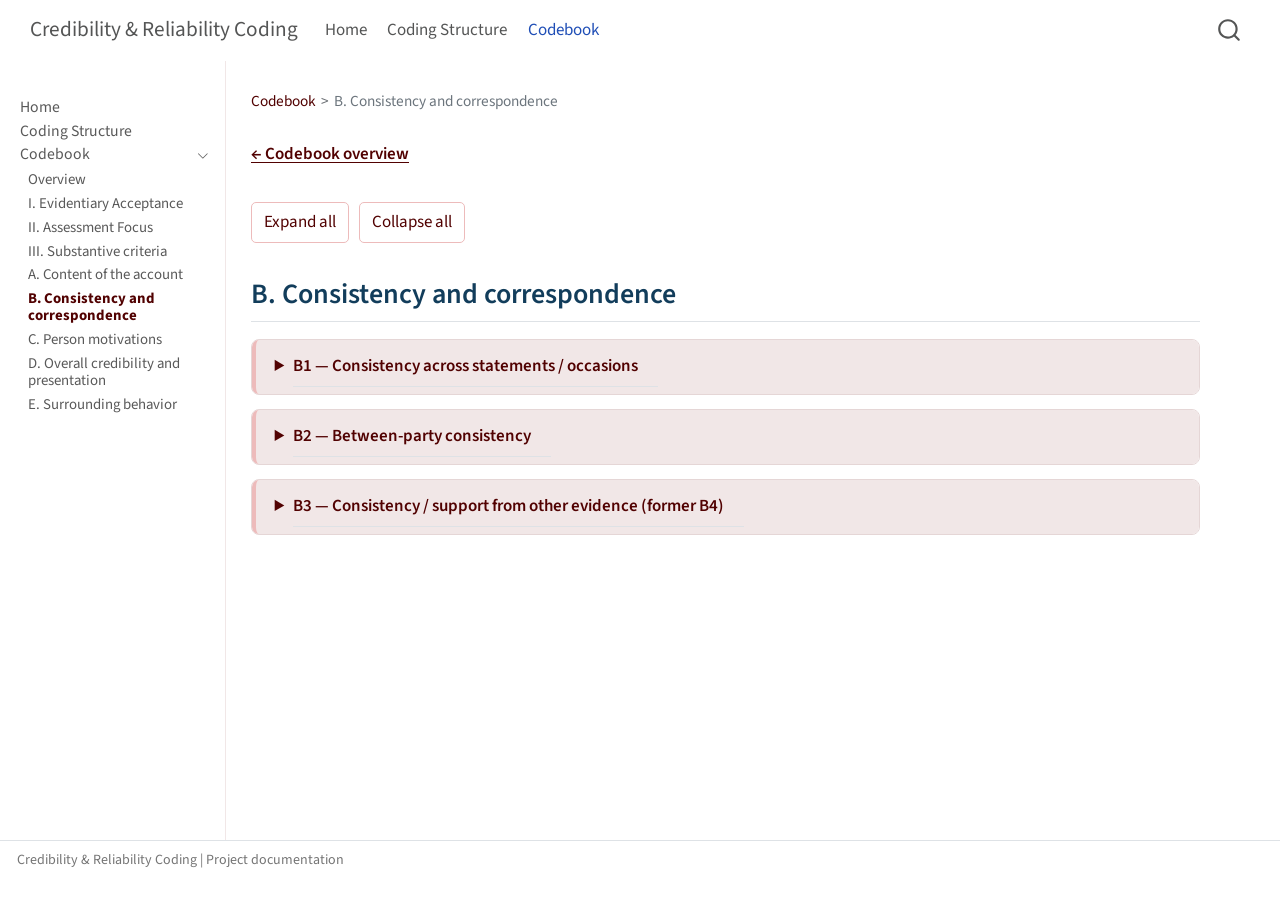
<file: codebook/b.html>
<!DOCTYPE html>
<html xmlns="http://www.w3.org/1999/xhtml" lang="en" xml:lang="en"><head>

<meta charset="utf-8">
<meta name="generator" content="quarto-1.10.19">

<meta name="viewport" content="width=device-width, initial-scale=1.0, user-scalable=yes">


<title>B. Consistency and correspondence – Credibility &amp; Reliability Coding</title>
<style>
/* Default styles provided by pandoc.
** See https://pandoc.org/MANUAL.html#variables-for-html for config info.
*/
span.smallcaps{font-variant: small-caps;}
div.columns{display: flex; gap: 1.5em;}
div.column{flex: auto;}
@media screen {
div.columns{gap: min(4vw, 1.5em);}
div.column{overflow-x: auto;}
}
div.hanging-indent{margin-left: 1.5em; text-indent: -1.5em;}
ul.task-list{list-style: none;}
ul.task-list li input[type="checkbox"] {
  width: 0.8em;
  margin: 0 0.8em 0.2em -1em; /* quarto-specific, see https://github.com/quarto-dev/quarto-cli/issues/4556 */ 
  vertical-align: middle;
}
</style>


<script src="../site_libs/quarto-nav/quarto-nav.js"></script>
<script src="../site_libs/quarto-nav/headroom.min.js"></script>
<script src="../site_libs/clipboard/clipboard.min.js"></script>
<script src="../site_libs/quarto-search/autocomplete.umd.js"></script>
<script src="../site_libs/quarto-search/fuse.min.js"></script>
<script src="../site_libs/quarto-search/quarto-search.js"></script>
<meta name="quarto:offset" content="../">
<script src="../site_libs/quarto-html/quarto.js" type="module"></script>
<script src="../site_libs/quarto-html/tabsets/tabsets.js" type="module"></script>
<script src="../site_libs/quarto-html/popper.min.js"></script>
<script src="../site_libs/quarto-html/tippy.umd.min.js"></script>
<script src="../site_libs/quarto-html/anchor.min.js"></script>
<link href="../site_libs/quarto-html/tippy.css" rel="stylesheet">
<link href="../site_libs/quarto-html/quarto-syntax-highlighting-bf27225e3a48a9273f3daa8f8e829971.css" rel="stylesheet" id="quarto-text-highlighting-styles">
<script src="../site_libs/bootstrap/bootstrap.min.js"></script>
<link href="../site_libs/bootstrap/bootstrap-icons.css" rel="stylesheet">
<link href="../site_libs/bootstrap/bootstrap-857442aafe57c8d0a401f1a8434a7a25.min.css" rel="stylesheet" append-hash="true" id="quarto-bootstrap" data-mode="light">
<script id="quarto-search-options" type="application/json">{
  "location": "navbar",
  "copy-button": false,
  "collapse-after": 3,
  "panel-placement": "end",
  "type": "overlay",
  "limit": 50,
  "keyboard-shortcut": [
    "f",
    "/",
    "s"
  ],
  "language": {
    "search-no-results-text": "No results",
    "search-matching-documents-text": "matching documents",
    "search-copy-link-title": "Copy link to search",
    "search-hide-matches-text": "Hide additional matches",
    "search-more-match-text": "more match in this document",
    "search-more-matches-text": "more matches in this document",
    "search-clear-button-title": "Clear",
    "search-text-placeholder": "",
    "search-detached-cancel-button-title": "Cancel",
    "search-submit-button-title": "Submit",
    "search-label": "Search"
  }
}</script>
<style>html{ scroll-behavior: smooth; }</style>


<link rel="stylesheet" href="../assets/style.css">
</head>

<body class="nav-sidebar docked nav-fixed fullcontent quarto-light">

<div id="quarto-search-results"></div>
  <header id="quarto-header" class="headroom fixed-top">
    <nav class="navbar navbar-expand-lg " data-bs-theme="dark">
      <div class="navbar-container container-fluid">
      <div class="navbar-brand-container mx-auto">
    <a class="navbar-brand" href="../index.html">
    <span class="navbar-title">Credibility &amp; Reliability Coding</span>
    </a>
  </div>
            <div id="quarto-search" class="" title="Search"></div>
          <button class="navbar-toggler" type="button" data-bs-toggle="collapse" data-bs-target="#navbarCollapse" aria-controls="navbarCollapse" role="menu" aria-expanded="false" aria-label="Toggle navigation" onclick="if (window.quartoToggleHeadroom) { window.quartoToggleHeadroom(); }">
  <span class="navbar-toggler-icon"></span>
</button>
          <div class="collapse navbar-collapse" id="navbarCollapse">
            <ul class="navbar-nav navbar-nav-scroll me-auto">
  <li class="nav-item">
    <a class="nav-link active" href="../index.html" aria-current="page"> 
<span class="menu-text">Home</span></a>
  </li>  
  <li class="nav-item">
    <a class="nav-link" href="../coding-structure.html"> 
<span class="menu-text">Coding Structure</span></a>
  </li>  
  <li class="nav-item">
    <a class="nav-link" href="../codebook/index.html"> 
<span class="menu-text">Codebook</span></a>
  </li>  
</ul>
          </div> <!-- /navcollapse -->
            <div class="quarto-navbar-tools">
</div>
      </div> <!-- /container-fluid -->
    </nav>
  <nav class="quarto-secondary-nav">
    <div class="container-fluid d-flex">
      <button type="button" class="quarto-btn-toggle btn" data-bs-toggle="collapse" role="button" data-bs-target=".quarto-sidebar-collapse-item" aria-controls="quarto-sidebar" aria-expanded="false" aria-label="Toggle sidebar navigation" onclick="if (window.quartoToggleHeadroom) { window.quartoToggleHeadroom(); }">
        <i class="bi bi-layout-text-sidebar-reverse"></i>
      </button>
        <nav class="quarto-page-breadcrumbs" aria-label="breadcrumb"><ol class="breadcrumb"><li class="breadcrumb-item"><a href="../codebook/index.html">Codebook</a></li><li class="breadcrumb-item"><a href="../codebook/b.html">B. Consistency and correspondence</a></li></ol></nav>
        <a class="flex-grow-1" role="navigation" data-bs-toggle="collapse" data-bs-target=".quarto-sidebar-collapse-item" aria-controls="quarto-sidebar" aria-expanded="false" aria-label="Toggle sidebar navigation" onclick="if (window.quartoToggleHeadroom) { window.quartoToggleHeadroom(); }">      
        </a>
    </div>
  </nav>
</header>
<!-- content -->
<div id="quarto-content" class="quarto-container page-columns page-rows-contents page-layout-article page-navbar">
<!-- sidebar -->
  <nav id="quarto-sidebar" class="sidebar collapse collapse-horizontal quarto-sidebar-collapse-item sidebar-navigation docked overflow-auto">
    <div class="sidebar-menu-container"> 
    <ul class="list-unstyled mt-1">
        <li class="sidebar-item">
  <div class="sidebar-item-container"> 
  <a href="../index.html" class="sidebar-item-text sidebar-link">
 <span class="menu-text">Home</span></a>
  </div>
</li>
        <li class="sidebar-item">
  <div class="sidebar-item-container"> 
  <a href="../coding-structure.html" class="sidebar-item-text sidebar-link">
 <span class="menu-text">Coding Structure</span></a>
  </div>
</li>
        <li class="sidebar-item sidebar-item-section">
      <div class="sidebar-item-container"> 
            <a href="../codebook/index.html" class="sidebar-item-text sidebar-link">
 <span class="menu-text">Codebook</span></a>
          <a class="sidebar-item-toggle text-start" data-bs-toggle="collapse" data-bs-target="#quarto-sidebar-section-1" role="navigation" aria-expanded="true" aria-label="Toggle section">
            <i class="bi bi-chevron-right ms-2"></i>
          </a> 
      </div>
      <ul id="quarto-sidebar-section-1" class="collapse list-unstyled sidebar-section depth1 show">  
          <li class="sidebar-item">
  <div class="sidebar-item-container"> 
  <a href="../codebook/index.html" class="sidebar-item-text sidebar-link">
 <span class="menu-text">Overview</span></a>
  </div>
</li>
          <li class="sidebar-item">
  <div class="sidebar-item-container"> 
  <a href="../codebook/acceptance.html" class="sidebar-item-text sidebar-link">
 <span class="menu-text">I. Evidentiary Acceptance</span></a>
  </div>
</li>
          <li class="sidebar-item">
  <div class="sidebar-item-container"> 
  <a href="../codebook/assessment-focus.html" class="sidebar-item-text sidebar-link">
 <span class="menu-text">II. Assessment Focus</span></a>
  </div>
</li>
          <li class="sidebar-item">
  <div class="sidebar-item-container"> 
  <a href="../codebook/substantive-criteria.html" class="sidebar-item-text sidebar-link">
 <span class="menu-text">III. Substantive criteria</span></a>
  </div>
</li>
          <li class="sidebar-item">
  <div class="sidebar-item-container"> 
  <a href="../codebook/a.html" class="sidebar-item-text sidebar-link">
 <span class="menu-text">A. Content of the account</span></a>
  </div>
</li>
          <li class="sidebar-item">
  <div class="sidebar-item-container"> 
  <a href="../codebook/b.html" class="sidebar-item-text sidebar-link active">
 <span class="menu-text">B. Consistency and correspondence</span></a>
  </div>
</li>
          <li class="sidebar-item">
  <div class="sidebar-item-container"> 
  <a href="../codebook/c.html" class="sidebar-item-text sidebar-link">
 <span class="menu-text">C. Person motivations</span></a>
  </div>
</li>
          <li class="sidebar-item">
  <div class="sidebar-item-container"> 
  <a href="../codebook/d.html" class="sidebar-item-text sidebar-link">
 <span class="menu-text">D. Overall credibility and presentation</span></a>
  </div>
</li>
          <li class="sidebar-item">
  <div class="sidebar-item-container"> 
  <a href="../codebook/e.html" class="sidebar-item-text sidebar-link">
 <span class="menu-text">E. Surrounding behavior</span></a>
  </div>
</li>
      </ul>
  </li>
    </ul>
    </div>
</nav>
<div id="quarto-sidebar-glass" class="quarto-sidebar-collapse-item" data-bs-toggle="collapse" data-bs-target=".quarto-sidebar-collapse-item"></div>
<!-- margin-sidebar -->
    
<!-- main -->
<main class="content" id="quarto-document-content">

<header id="title-block-header" class="quarto-title-block default"><nav class="quarto-page-breadcrumbs quarto-title-breadcrumbs d-none d-lg-block" aria-label="breadcrumb"><ol class="breadcrumb"><li class="breadcrumb-item"><a href="../codebook/index.html">Codebook</a></li><li class="breadcrumb-item"><a href="../codebook/b.html">B. Consistency and correspondence</a></li></ol></nav>
<div class="quarto-title">
<h1 class="title">B. Consistency and correspondence</h1>
</div>



<div class="quarto-title-meta">

    
  
    
  </div>
  


</header>


<p><a href="../codebook/index.html" class="back-link">← Codebook overview</a></p>
<div class="page-actions">
<button type="button" data-expand="true">
Expand all
</button>
<button type="button" data-expand="false">
Collapse all
</button>
</div>


<div id="source-content" class="source-content quarto-include-in-search-index" data-section="b" data-source="codebook_v3.md">
<section id="b.-consistency-and-correspondence" class="level2">
<h2 class="anchored" data-anchor-id="b.-consistency-and-correspondence">B. Consistency and correspondence</h2>
<details class="criterion" id="b1"><summary><h2 id="b1-consistency-across-statements-occasions" class="anchored">B1 — Consistency across statements / occasions</h2></summary>
<div class="detail-body">
<p>Evaluation of whether the same person's account changes or remains consistent across different occasions.</p>
<p>This includes additions, omissions, and changes between police interviews, hearings, or other occasions on which the person provided an account.</p>
<p><strong>Boundary conditions:</strong></p>
<ul>
<li><p>Code <a href="b.html#b1">B1</a> when the court evaluates consistency between accounts provided by the same person on different occasions.</p></li>
<li><p>Contradictions within a single account belong under <a href="a.html#a13">A13</a> (Contradictions).</p></li>
<li><p>Comparisons between the complainant's and defendant's accounts belong under <a href="b.html#b2">B2</a> (Between-party consistency).</p></li>
</ul>
<p><strong>Example:</strong></p>
<p>"Hon har i polisförhör lämnat olika uppgifter beträffande vissa detaljer kring gärningen och i några avseenden har även berättelsen hon lämnat i tingsrätten avvikit från uppgifterna i polisförhör."</p>
<p><strong>Coding note:</strong> The second clause compares district court testimony with police interviews and qualifies as <strong><a href="b.html#b1">B1</a></strong>. The first clause qualifies as <strong><a href="a.html#a13">A13</a></strong> only if the inconsistent details occur within one police-interview account; if they occur between separate police interviews, code <strong><a href="b.html#b1">B1</a></strong>. The excerpt alone does not establish which interpretation applies.</p>
<section id="b1-findings" class="level3">
<h3 class="anchored" data-anchor-id="b1-findings">B1 — Findings</h3>
<p>The finding section is used to provide further details for the respective codes. Below are the proposed response alternatives available and their respective examples.</p>
<table class="source-table caption-top table">
<colgroup>
<col style="width: 50%">
<col style="width: 50%">
</colgroup>
<thead>
<tr class="header">
<th>Finding</th>
<th>Examples / guidance</th>
</tr>
</thead>
<tbody>
<tr class="odd">
<td>Consistent</td>
<td>"uppgifterna är samstämmiga mellan förhören"</td>
</tr>
<tr class="even">
<td>Inconsistent</td>
<td>"uppgifterna skiljer sig mellan förhören"; "avvikelserna förklaras av målsäganden"</td>
</tr>
</tbody>
</table>
</section>
</div>
</details>
<details class="criterion" id="b2"><summary><h2 id="b2-between-party-consistency" class="anchored">B2 — Between-party consistency</h2></summary>
<div class="detail-body">
<p>Evaluation of whether the <u>complainant's and defendant's accounts</u> correspond with or contradict one another, when the court uses this comparison as part of a credibility/reliability assessment.</p>
<p>This criterion concerns comparisons between the complainant's and defendant's versions of events, rather than comparisons involving witnesses or other evidence.</p>
<p><strong>Boundary conditions:</strong></p>
<ul>
<li><p>Code <a href="b.html#b2">B2</a> when the court compares the complainant's and defendant's accounts as part of a credibility/reliability assessment.</p></li>
<li><p>The court does not need to explicitly state that the correspondence or discrepancy strengthens or weakens credibility. It is sufficient that the comparison <u>forms part of an identifiable</u> credibility/reliability assessment.</p></li>
<li><p>Do not code <a href="b.html#b2">B2</a> when the court merely establishes that the complainant and defendant provide different versions of events <u>without using this comparison as part of a credibility/reliability assessmen</u>t.</p></li>
<li><p><a href="b.html#b2">B2</a> applies exclusively to comparisons between complainants and defendants. Comparisons involving witness statements or other evidence belong under <a href="b.html#b3">B3</a> (Consistency / support from other evidence).</p></li>
<li><p>Attribute <a href="b.html#b2">B2</a> to the person whose account the court is evaluating. If it is genuinely unclear whose account is being assessed, record the uncertainty in Notes rather than automatically assigning the code to one individual.</p></li>
<li><p>Differences between accounts given by the same person on separate occasions belong under <a href="b.html#b1">B1</a> (Consistency across statements / occasions).</p></li>
</ul>
<p><strong>Examples:</strong></p>
<ul>
<li><p>"Den tilltalade har lämnat en utförlig och detaljerad berättelse. Hans uppgifter överensstämmer dock inte i alla delar med målsägandens berättelse."<br>
<em>(Code <a href="a.html#a1">A1</a> and <a href="b.html#b2">B2</a> for the defendant.)</em></p></li>
<li><p>"Målsägandens berättelse överensstämmer i huvudsak med den tilltalades uppgifter, vilket stärker tilltron till hennes redogörelse."<br>
<em>(Code <a href="b.html#b2">B2</a> for the complainant.)</em></p></li>
<li><p>"Målsägandens och den tilltalades berättelser skiljer sig åt beträffande vad som inträffade i sovrummet."<br>
<em>(Do not code <a href="b.html#b2">B2</a> if this merely describes the different versions of events without forming part of a credibility/reliability assessment.)</em></p></li>
</ul>
<section id="b2-findings" class="level3">
<h3 class="anchored" data-anchor-id="b2-findings">B2 — Findings</h3>
<p>The finding section is used to provide further details for the respective codes. Below are the response alternatives available and their respective examples.</p>
<table class="source-table caption-top table">
<colgroup>
<col style="width: 50%">
<col style="width: 50%">
</colgroup>
<thead>
<tr class="header">
<th>Finding</th>
<th>Examples / guidance</th>
</tr>
</thead>
<tbody>
<tr class="odd">
<td>Consistent</td>
<td>"överensstämmer med målsägandens berättelse"; "uppgifterna är förenliga med den tilltalades redogörelse"</td>
</tr>
<tr class="even">
<td>Inconsistent</td>
<td>"överensstämmer inte med målsägandens berättelse"; "olika uppgifter om tidsförloppet"</td>
</tr>
</tbody>
</table>
</section>
</div>
</details>
<details class="criterion" id="b3"><summary><h2 id="b3-consistency-support-from-other-evidence-former-b4" class="anchored">B3 — Consistency / support from other evidence (former B4)</h2></summary>
<div class="detail-body">
<p>Evaluation of whether evidence external to a person's account supports, corresponds with, contradicts, or undermines that account as part of the court's credibility/reliability reasoning. Evidence may include witness testimony, medical, forensic, technical, or other case evidence.</p>
<p><strong>Boundary conditions and coding unit:</strong></p>
<ul>
<li>Include <strong>explicit</strong> connections (the court directly relates evidence to an account) and <strong>implicit</strong> connections identifiable from the surrounding credibility/reliability reasoning. Do not include independent fact-finding, mere presentation of evidence, or evidence merely located near credibility reasoning.</li>
<li>Comparisons between complainant and defendant accounts belong under <strong><a href="b.html#b2">B2</a></strong>; comparisons involving witnesses or other external evidence belong under <strong><a href="b.html#b3">B3</a></strong>.</li>
<li>Evaluations of disclosure itself belong under <strong><a href="e.html#e2">E2</a></strong>; if the court separately evaluates whether witness evidence corroborates the account, also code <strong><a href="b.html#b3">B3</a></strong>.</li>
<li>Code each individual evidence source separately, including each witness even when evaluated collectively. Code substantively distinct evaluations of the same source separately.</li>
<li>Do not add <a href="b.html#b3">B3</a> for a conclusion merely summarizing evidence already evaluated. Add a new <a href="b.html#b3">B3</a> assessment only for a new evidence source or a substantively new evaluation of previously discussed evidence, including within broader legal reasoning.</li>
</ul>
<p><strong>Boundary examples:</strong></p>
<ul>
<li><strong>Implicit connection — include <a href="b.html#b3">B3</a>:</strong> Within a sustained credibility assessment, the court considers the absence of witnesses hearing screams or visible injuries as potentially contradicting evidence.</li>
<li><strong>Repeated synthesis — no additional <a href="b.html#b3">B3</a>:</strong> After separately evaluating messages and witness evidence as supporting the complainant's account, the court concludes that the overall evidence establishes the alleged events. Do not create a second <a href="b.html#b3">B3</a> entry for the summary alone.</li>
</ul>
<section id="b3-findings" class="level3">
<h3 class="anchored" data-anchor-id="b3-findings">B3 — Findings</h3>
<table class="source-table caption-top table">
<colgroup>
<col style="width: 50%">
<col style="width: 50%">
</colgroup>
<thead>
<tr class="header">
<th>Finding</th>
<th>Examples / guidance</th>
</tr>
</thead>
<tbody>
<tr class="odd">
<td>Supported</td>
<td>"får stöd av vittnesuppgifter"; "överensstämmer med övrig bevisning"</td>
</tr>
<tr class="even">
<td>Not supportive</td>
<td>"får inte stöd av bevisningen"; "motsägs av den tekniska bevisningen"</td>
</tr>
<tr class="odd">
<td>Partially supported</td>
<td>"får visst stöd av utredningen"</td>
</tr>
<tr class="even">
<td>Partially not supported</td>
<td>"får i vissa delar inte stöd av utredningen"</td>
</tr>
<tr class="odd">
<td>Inconclusive</td>
<td>"bevisningen ger varken stöd för eller emot uppgifterna"</td>
</tr>
</tbody>
</table>
</section>
</div>
</details>
</section>
</div>

</main> <!-- /main -->
<script>
(function () {
  function markCurrentNavigation() {
    var path = window.location.pathname;
    document.querySelectorAll('.navbar .nav-link').forEach(function (link) {
      var target = new URL(link.getAttribute('data-original-href') || link.href).pathname;
      var codebook = target.endsWith('/codebook/index.html');
      var active = path === target || path === target.replace(/index\.html$/, '') ||
        (codebook && path.startsWith(target.slice(0, -10)));
      link.classList.toggle('active', active);
      if (active) link.setAttribute('aria-current', 'page');
      else link.removeAttribute('aria-current');
    });
  }
  function openHashTarget() {
    if (!window.location.hash) return;
    var id = decodeURIComponent(window.location.hash.slice(1));
    var el = document.getElementById(id);
    if (!el) return;
    if (el.tagName === 'DETAILS') el.open = true;
    var p = el.parentElement;
    while (p) { if (p.tagName === 'DETAILS') p.open = true; p = p.parentElement; }
    setTimeout(function () { el.scrollIntoView({block: 'start'}); }, 70);
  }
  function openSearchMatches() {
    document.querySelectorAll('#source-content mark').forEach(function (mark) {
      var parent = mark.parentElement;
      while (parent) {
        if (parent.tagName === 'DETAILS') parent.open = true;
        parent = parent.parentElement;
      }
    });
  }
  document.addEventListener('click', function (ev) {
    var btn = ev.target.closest('button[data-expand]');
    if (btn) {
      var expand = btn.dataset.expand === 'true';
      document.querySelectorAll('details.criterion, details.subcriterion').forEach(function(d) { d.open = expand; });
    }
    var link = ev.target.closest('a[href*="#"]');
    if (link) setTimeout(openHashTarget, 30);
  });
  window.addEventListener('hashchange', openHashTarget);
  document.addEventListener('DOMContentLoaded', openHashTarget);
  document.addEventListener('DOMContentLoaded', markCurrentNavigation);
  document.addEventListener('DOMContentLoaded', openSearchMatches);
  window.addEventListener('load', openHashTarget);
  window.addEventListener('load', markCurrentNavigation);
})();
</script>
<script id="quarto-html-after-body" type="application/javascript">
  window.document.addEventListener("DOMContentLoaded", function (event) {
    const icon = "";
    const anchorJS = new window.AnchorJS();
    anchorJS.options = {
      placement: 'right',
      icon: icon
    };
    anchorJS.add('.anchored');
    const isCodeAnnotation = (el) => {
      for (const clz of el.classList) {
        if (clz.startsWith('code-annotation-')) {                     
          return true;
        }
      }
      return false;
    }
    const onCopySuccess = function(e) {
      // button target
      const button = e.trigger;
      // don't keep focus
      button.blur();
      // flash "checked"
      button.classList.add('code-copy-button-checked');
      var currentTitle = button.getAttribute("title");
      button.setAttribute("title", "Copied!");
      let tooltip;
      if (window.bootstrap) {
        button.setAttribute("data-bs-toggle", "tooltip");
        button.setAttribute("data-bs-placement", "left");
        button.setAttribute("data-bs-title", "Copied!");
        tooltip = new bootstrap.Tooltip(button, 
          { trigger: "manual", 
            customClass: "code-copy-button-tooltip",
            offset: [0, -8]});
        tooltip.show();    
      }
      setTimeout(function() {
        if (tooltip) {
          tooltip.hide();
          button.removeAttribute("data-bs-title");
          button.removeAttribute("data-bs-toggle");
          button.removeAttribute("data-bs-placement");
        }
        button.setAttribute("title", currentTitle);
        button.classList.remove('code-copy-button-checked');
      }, 1000);
      // clear code selection
      e.clearSelection();
    }
    const getTextToCopy = function(trigger) {
      const outerScaffold = trigger.parentElement.cloneNode(true);
      const codeEl = outerScaffold.querySelector('code');
      for (const childEl of codeEl.children) {
        if (isCodeAnnotation(childEl)) {
          childEl.remove();
        }
      }
      return codeEl.innerText;
    }
    const clipboard = new window.ClipboardJS('.code-copy-button:not([data-in-quarto-modal])', {
      text: getTextToCopy
    });
    clipboard.on('success', onCopySuccess);
    if (window.document.getElementById('quarto-embedded-source-code-modal')) {
      const clipboardModal = new window.ClipboardJS('.code-copy-button[data-in-quarto-modal]', {
        text: getTextToCopy,
        container: window.document.getElementById('quarto-embedded-source-code-modal')
      });
      clipboardModal.on('success', onCopySuccess);
    }
      var localhostRegex = new RegExp(/^(?:http|https):\/\/localhost\:?[0-9]*\//);
      var mailtoRegex = new RegExp(/^mailto:/);
        var filterRegex = new RegExp('/' + window.location.host + '/');
      var isInternal = (href) => {
          return filterRegex.test(href) || localhostRegex.test(href) || mailtoRegex.test(href);
      }
      // Inspect non-navigation links and adorn them if external
     var links = window.document.querySelectorAll('a[href]:not(.nav-link):not(.navbar-brand):not(.toc-action):not(.sidebar-link):not(.sidebar-item-toggle):not(.pagination-link):not(.no-external):not([aria-hidden]):not(.dropdown-item):not(.quarto-navigation-tool):not(.about-link)');
      for (var i=0; i<links.length; i++) {
        const link = links[i];
        if (!isInternal(link.href)) {
          // undo the damage that might have been done by quarto-nav.js in the case of
          // links that we want to consider external
          if (link.dataset.originalHref !== undefined) {
            link.href = link.dataset.originalHref;
          }
            // target, if specified
            link.setAttribute("target", "_blank");
            if (link.getAttribute("rel") === null) {
              link.setAttribute("rel", "noopener");
            }
        }
      }
    function tippyHover(el, contentFn, onTriggerFn, onUntriggerFn) {
      const config = {
        allowHTML: true,
        maxWidth: 500,
        delay: 100,
        arrow: false,
        appendTo: function(el) {
            return el.parentElement;
        },
        interactive: true,
        interactiveBorder: 10,
        theme: 'quarto',
        placement: 'bottom-start',
      };
      if (contentFn) {
        config.content = contentFn;
      }
      if (onTriggerFn) {
        config.onTrigger = onTriggerFn;
      }
      if (onUntriggerFn) {
        config.onUntrigger = onUntriggerFn;
      }
      window.tippy(el, config); 
    }
    const noterefs = window.document.querySelectorAll('a[role="doc-noteref"]');
    for (var i=0; i<noterefs.length; i++) {
      const ref = noterefs[i];
      tippyHover(ref, function() {
        // use id or data attribute instead here
        let href = ref.getAttribute('data-footnote-href') || ref.getAttribute('href');
        try { href = new URL(href).hash; } catch {}
        const id = href.replace(/^#\/?/, "");
        const note = window.document.getElementById(id);
        if (note) {
          return note.innerHTML;
        } else {
          return "";
        }
      });
    }
    const xrefs = window.document.querySelectorAll('a.quarto-xref');
    const processXRef = (id, note) => {
      // Strip column container classes
      const stripColumnClz = (el) => {
        el.classList.remove("page-full", "page-columns");
        if (el.children) {
          for (const child of el.children) {
            stripColumnClz(child);
          }
        }
      }
      stripColumnClz(note)
      if (id === null || id.startsWith('sec-')) {
        // Special case sections, only their first couple elements
        const container = document.createElement("div");
        if (note.children && note.children.length > 2) {
          container.appendChild(note.children[0].cloneNode(true));
          for (let i = 1; i < note.children.length; i++) {
            const child = note.children[i];
            if (child.tagName === "P" && child.innerText === "") {
              continue;
            } else {
              container.appendChild(child.cloneNode(true));
              break;
            }
          }
          if (window.Quarto?.typesetMath) {
            window.Quarto.typesetMath(container);
          }
          return container.innerHTML
        } else {
          if (window.Quarto?.typesetMath) {
            window.Quarto.typesetMath(note);
          }
          return note.innerHTML;
        }
      } else {
        // Remove any anchor links if they are present
        const anchorLink = note.querySelector('a.anchorjs-link');
        if (anchorLink) {
          anchorLink.remove();
        }
        if (window.Quarto?.typesetMath) {
          window.Quarto.typesetMath(note);
        }
        if (note.classList.contains("callout")) {
          return note.outerHTML;
        } else {
          return note.innerHTML;
        }
      }
    }
    for (var i=0; i<xrefs.length; i++) {
      const xref = xrefs[i];
      tippyHover(xref, undefined, function(instance) {
        instance.disable();
        let url = xref.getAttribute('href');
        let hash = undefined; 
        if (url.startsWith('#')) {
          hash = url;
        } else {
          try { hash = new URL(url).hash; } catch {}
        }
        if (hash) {
          const id = hash.replace(/^#\/?/, "");
          const note = window.document.getElementById(id);
          if (note !== null) {
            try {
              const html = processXRef(id, note.cloneNode(true));
              instance.setContent(html);
            } finally {
              instance.enable();
              instance.show();
            }
          } else {
            // See if we can fetch this
            fetch(url.split('#')[0])
            .then(res => res.text())
            .then(html => {
              const parser = new DOMParser();
              const htmlDoc = parser.parseFromString(html, "text/html");
              const note = htmlDoc.getElementById(id);
              if (note !== null) {
                const html = processXRef(id, note);
                instance.setContent(html);
              } 
            }).finally(() => {
              instance.enable();
              instance.show();
            });
          }
        } else {
          // See if we can fetch a full url (with no hash to target)
          // This is a special case and we should probably do some content thinning / targeting
          fetch(url)
          .then(res => res.text())
          .then(html => {
            const parser = new DOMParser();
            const htmlDoc = parser.parseFromString(html, "text/html");
            const note = htmlDoc.querySelector('main.content');
            if (note !== null) {
              // This should only happen for chapter cross references
              // (since there is no id in the URL)
              // remove the first header
              if (note.children.length > 0 && note.children[0].tagName === "HEADER") {
                note.children[0].remove();
              }
              const html = processXRef(null, note);
              instance.setContent(html);
            } 
          }).finally(() => {
            instance.enable();
            instance.show();
          });
        }
      }, function(instance) {
      });
    }
        let selectedAnnoteEl;
        const selectorForAnnotation = ( cell, annotation) => {
          let cellAttr = 'data-code-cell="' + cell + '"';
          let lineAttr = 'data-code-annotation="' +  annotation + '"';
          const selector = 'span[' + cellAttr + '][' + lineAttr + ']';
          return selector;
        }
        const selectCodeLines = (annoteEl) => {
          const doc = window.document;
          const targetCell = annoteEl.getAttribute("data-target-cell");
          const targetAnnotation = annoteEl.getAttribute("data-target-annotation");
          const annoteSpan = window.document.querySelector(selectorForAnnotation(targetCell, targetAnnotation));
          const lines = annoteSpan.getAttribute("data-code-lines").split(",");
          const lineIds = lines.map((line) => {
            return targetCell + "-" + line;
          })
          let top = null;
          let height = null;
          let parent = null;
          if (lineIds.length > 0) {
              //compute the position of the single el (top and bottom and make a div)
              const el = window.document.getElementById(lineIds[0]);
              top = el.offsetTop;
              height = el.offsetHeight;
              parent = el.parentElement.parentElement;
            if (lineIds.length > 1) {
              const lastEl = window.document.getElementById(lineIds[lineIds.length - 1]);
              const bottom = lastEl.offsetTop + lastEl.offsetHeight;
              height = bottom - top;
            }
            if (top !== null && height !== null && parent !== null) {
              // cook up a div (if necessary) and position it 
              let div = window.document.getElementById("code-annotation-line-highlight");
              if (div === null) {
                div = window.document.createElement("div");
                div.setAttribute("id", "code-annotation-line-highlight");
                div.style.position = 'absolute';
                parent.appendChild(div);
              }
              div.style.top = top - 2 + "px";
              div.style.height = height + 4 + "px";
              div.style.left = 0;
              let gutterDiv = window.document.getElementById("code-annotation-line-highlight-gutter");
              if (gutterDiv === null) {
                gutterDiv = window.document.createElement("div");
                gutterDiv.setAttribute("id", "code-annotation-line-highlight-gutter");
                gutterDiv.style.position = 'absolute';
                const codeCell = window.document.getElementById(targetCell);
                const gutter = codeCell.querySelector('.code-annotation-gutter');
                gutter.appendChild(gutterDiv);
              }
              gutterDiv.style.top = top - 2 + "px";
              gutterDiv.style.height = height + 4 + "px";
            }
            selectedAnnoteEl = annoteEl;
          }
        };
        const unselectCodeLines = () => {
          const elementsIds = ["code-annotation-line-highlight", "code-annotation-line-highlight-gutter"];
          elementsIds.forEach((elId) => {
            const div = window.document.getElementById(elId);
            if (div) {
              div.remove();
            }
          });
          selectedAnnoteEl = undefined;
        };
          // Handle positioning of the toggle
      window.addEventListener(
        "resize",
        throttle(() => {
          elRect = undefined;
          if (selectedAnnoteEl) {
            selectCodeLines(selectedAnnoteEl);
          }
        }, 10)
      );
      function throttle(fn, ms) {
      let throttle = false;
      let timer;
        return (...args) => {
          if(!throttle) { // first call gets through
              fn.apply(this, args);
              throttle = true;
          } else { // all the others get throttled
              if(timer) clearTimeout(timer); // cancel #2
              timer = setTimeout(() => {
                fn.apply(this, args);
                timer = throttle = false;
              }, ms);
          }
        };
      }
        // Attach click handler to the DT
        const annoteDls = window.document.querySelectorAll('dt[data-target-cell]');
        for (const annoteDlNode of annoteDls) {
          annoteDlNode.addEventListener('click', (event) => {
            const clickedEl = event.target;
            if (clickedEl !== selectedAnnoteEl) {
              unselectCodeLines();
              const activeEl = window.document.querySelector('dt[data-target-cell].code-annotation-active');
              if (activeEl) {
                activeEl.classList.remove('code-annotation-active');
              }
              selectCodeLines(clickedEl);
              clickedEl.classList.add('code-annotation-active');
            } else {
              // Unselect the line
              unselectCodeLines();
              clickedEl.classList.remove('code-annotation-active');
            }
          });
        }
    const findCites = (el) => {
      const parentEl = el.parentElement;
      if (parentEl) {
        const cites = parentEl.dataset.cites;
        if (cites) {
          return {
            el,
            cites: cites.split(' ')
          };
        } else {
          return findCites(el.parentElement)
        }
      } else {
        return undefined;
      }
    };
    var bibliorefs = window.document.querySelectorAll('a[role="doc-biblioref"]');
    for (var i=0; i<bibliorefs.length; i++) {
      const ref = bibliorefs[i];
      const citeInfo = findCites(ref);
      if (citeInfo) {
        tippyHover(citeInfo.el, function() {
          var popup = window.document.createElement('div');
          citeInfo.cites.forEach(function(cite) {
            var citeDiv = window.document.createElement('div');
            citeDiv.classList.add('hanging-indent');
            citeDiv.classList.add('csl-entry');
            var biblioDiv = window.document.getElementById('ref-' + cite);
            if (biblioDiv) {
              citeDiv.innerHTML = biblioDiv.innerHTML;
            }
            popup.appendChild(citeDiv);
          });
          return popup.innerHTML;
        });
      }
    }
  });
  </script>
</div> <!-- /content -->
<footer class="footer">
  <div class="nav-footer">
    <div class="nav-footer-left">
<p>Credibility &amp; Reliability Coding | Project documentation</p>
</div>   
    <div class="nav-footer-center">
      &nbsp;
    </div>
    <div class="nav-footer-right">
      &nbsp;
    </div>
  </div>
</footer>




<script src="../site_libs/quarto-html/zenscroll-min.js"></script>
</body></html>
</file>
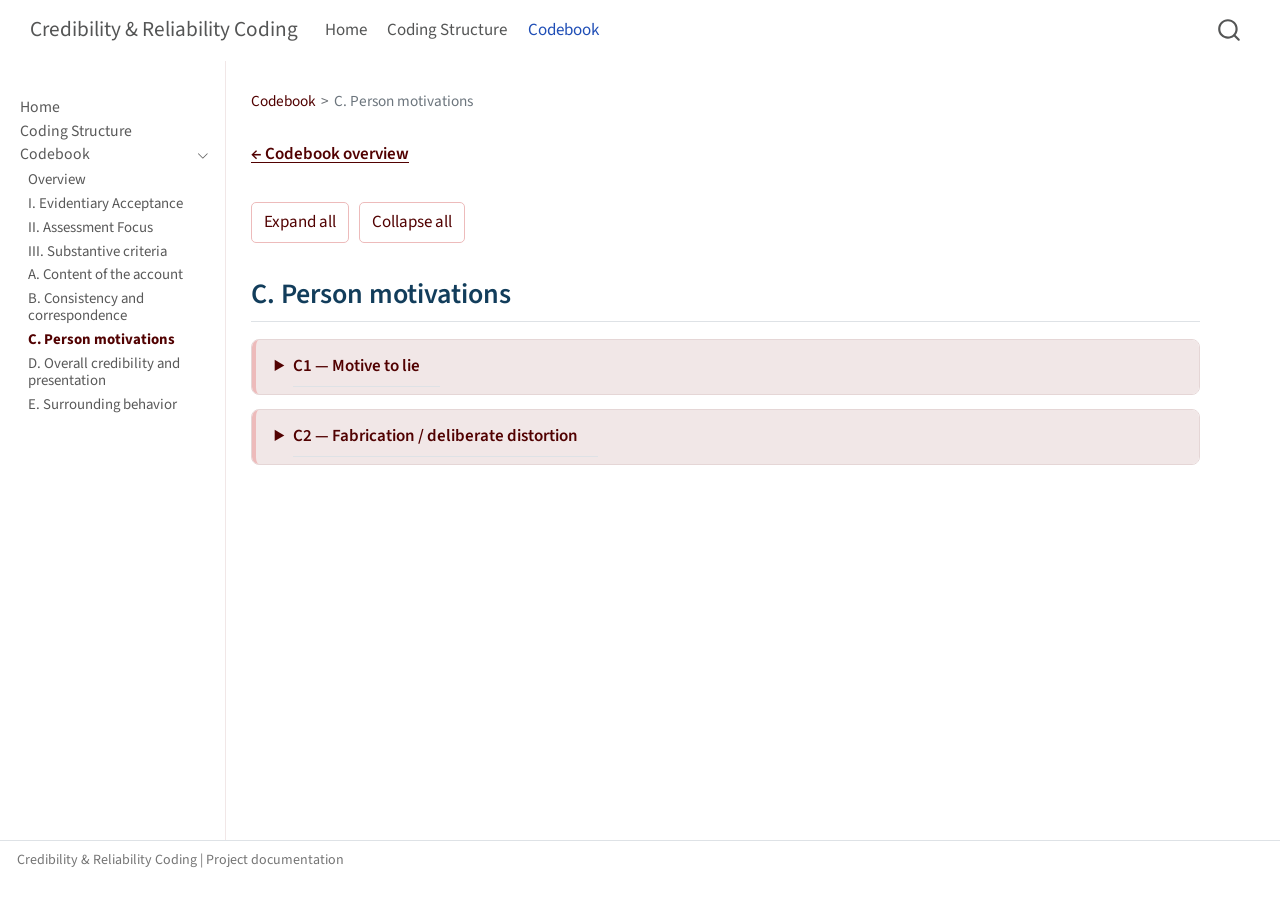
<file: codebook/c.html>
<!DOCTYPE html>
<html xmlns="http://www.w3.org/1999/xhtml" lang="en" xml:lang="en"><head>

<meta charset="utf-8">
<meta name="generator" content="quarto-1.10.19">

<meta name="viewport" content="width=device-width, initial-scale=1.0, user-scalable=yes">


<title>C. Person motivations – Credibility &amp; Reliability Coding</title>
<style>
/* Default styles provided by pandoc.
** See https://pandoc.org/MANUAL.html#variables-for-html for config info.
*/
span.smallcaps{font-variant: small-caps;}
div.columns{display: flex; gap: 1.5em;}
div.column{flex: auto;}
@media screen {
div.columns{gap: min(4vw, 1.5em);}
div.column{overflow-x: auto;}
}
div.hanging-indent{margin-left: 1.5em; text-indent: -1.5em;}
ul.task-list{list-style: none;}
ul.task-list li input[type="checkbox"] {
  width: 0.8em;
  margin: 0 0.8em 0.2em -1em; /* quarto-specific, see https://github.com/quarto-dev/quarto-cli/issues/4556 */ 
  vertical-align: middle;
}
</style>


<script src="../site_libs/quarto-nav/quarto-nav.js"></script>
<script src="../site_libs/quarto-nav/headroom.min.js"></script>
<script src="../site_libs/clipboard/clipboard.min.js"></script>
<script src="../site_libs/quarto-search/autocomplete.umd.js"></script>
<script src="../site_libs/quarto-search/fuse.min.js"></script>
<script src="../site_libs/quarto-search/quarto-search.js"></script>
<meta name="quarto:offset" content="../">
<script src="../site_libs/quarto-html/quarto.js" type="module"></script>
<script src="../site_libs/quarto-html/tabsets/tabsets.js" type="module"></script>
<script src="../site_libs/quarto-html/popper.min.js"></script>
<script src="../site_libs/quarto-html/tippy.umd.min.js"></script>
<script src="../site_libs/quarto-html/anchor.min.js"></script>
<link href="../site_libs/quarto-html/tippy.css" rel="stylesheet">
<link href="../site_libs/quarto-html/quarto-syntax-highlighting-bf27225e3a48a9273f3daa8f8e829971.css" rel="stylesheet" id="quarto-text-highlighting-styles">
<script src="../site_libs/bootstrap/bootstrap.min.js"></script>
<link href="../site_libs/bootstrap/bootstrap-icons.css" rel="stylesheet">
<link href="../site_libs/bootstrap/bootstrap-857442aafe57c8d0a401f1a8434a7a25.min.css" rel="stylesheet" append-hash="true" id="quarto-bootstrap" data-mode="light">
<script id="quarto-search-options" type="application/json">{
  "location": "navbar",
  "copy-button": false,
  "collapse-after": 3,
  "panel-placement": "end",
  "type": "overlay",
  "limit": 50,
  "keyboard-shortcut": [
    "f",
    "/",
    "s"
  ],
  "language": {
    "search-no-results-text": "No results",
    "search-matching-documents-text": "matching documents",
    "search-copy-link-title": "Copy link to search",
    "search-hide-matches-text": "Hide additional matches",
    "search-more-match-text": "more match in this document",
    "search-more-matches-text": "more matches in this document",
    "search-clear-button-title": "Clear",
    "search-text-placeholder": "",
    "search-detached-cancel-button-title": "Cancel",
    "search-submit-button-title": "Submit",
    "search-label": "Search"
  }
}</script>
<style>html{ scroll-behavior: smooth; }</style>


<link rel="stylesheet" href="../assets/style.css">
</head>

<body class="nav-sidebar docked nav-fixed fullcontent quarto-light">

<div id="quarto-search-results"></div>
  <header id="quarto-header" class="headroom fixed-top">
    <nav class="navbar navbar-expand-lg " data-bs-theme="dark">
      <div class="navbar-container container-fluid">
      <div class="navbar-brand-container mx-auto">
    <a class="navbar-brand" href="../index.html">
    <span class="navbar-title">Credibility &amp; Reliability Coding</span>
    </a>
  </div>
            <div id="quarto-search" class="" title="Search"></div>
          <button class="navbar-toggler" type="button" data-bs-toggle="collapse" data-bs-target="#navbarCollapse" aria-controls="navbarCollapse" role="menu" aria-expanded="false" aria-label="Toggle navigation" onclick="if (window.quartoToggleHeadroom) { window.quartoToggleHeadroom(); }">
  <span class="navbar-toggler-icon"></span>
</button>
          <div class="collapse navbar-collapse" id="navbarCollapse">
            <ul class="navbar-nav navbar-nav-scroll me-auto">
  <li class="nav-item">
    <a class="nav-link active" href="../index.html" aria-current="page"> 
<span class="menu-text">Home</span></a>
  </li>  
  <li class="nav-item">
    <a class="nav-link" href="../coding-structure.html"> 
<span class="menu-text">Coding Structure</span></a>
  </li>  
  <li class="nav-item">
    <a class="nav-link" href="../codebook/index.html"> 
<span class="menu-text">Codebook</span></a>
  </li>  
</ul>
          </div> <!-- /navcollapse -->
            <div class="quarto-navbar-tools">
</div>
      </div> <!-- /container-fluid -->
    </nav>
  <nav class="quarto-secondary-nav">
    <div class="container-fluid d-flex">
      <button type="button" class="quarto-btn-toggle btn" data-bs-toggle="collapse" role="button" data-bs-target=".quarto-sidebar-collapse-item" aria-controls="quarto-sidebar" aria-expanded="false" aria-label="Toggle sidebar navigation" onclick="if (window.quartoToggleHeadroom) { window.quartoToggleHeadroom(); }">
        <i class="bi bi-layout-text-sidebar-reverse"></i>
      </button>
        <nav class="quarto-page-breadcrumbs" aria-label="breadcrumb"><ol class="breadcrumb"><li class="breadcrumb-item"><a href="../codebook/index.html">Codebook</a></li><li class="breadcrumb-item"><a href="../codebook/c.html">C. Person motivations</a></li></ol></nav>
        <a class="flex-grow-1" role="navigation" data-bs-toggle="collapse" data-bs-target=".quarto-sidebar-collapse-item" aria-controls="quarto-sidebar" aria-expanded="false" aria-label="Toggle sidebar navigation" onclick="if (window.quartoToggleHeadroom) { window.quartoToggleHeadroom(); }">      
        </a>
    </div>
  </nav>
</header>
<!-- content -->
<div id="quarto-content" class="quarto-container page-columns page-rows-contents page-layout-article page-navbar">
<!-- sidebar -->
  <nav id="quarto-sidebar" class="sidebar collapse collapse-horizontal quarto-sidebar-collapse-item sidebar-navigation docked overflow-auto">
    <div class="sidebar-menu-container"> 
    <ul class="list-unstyled mt-1">
        <li class="sidebar-item">
  <div class="sidebar-item-container"> 
  <a href="../index.html" class="sidebar-item-text sidebar-link">
 <span class="menu-text">Home</span></a>
  </div>
</li>
        <li class="sidebar-item">
  <div class="sidebar-item-container"> 
  <a href="../coding-structure.html" class="sidebar-item-text sidebar-link">
 <span class="menu-text">Coding Structure</span></a>
  </div>
</li>
        <li class="sidebar-item sidebar-item-section">
      <div class="sidebar-item-container"> 
            <a href="../codebook/index.html" class="sidebar-item-text sidebar-link">
 <span class="menu-text">Codebook</span></a>
          <a class="sidebar-item-toggle text-start" data-bs-toggle="collapse" data-bs-target="#quarto-sidebar-section-1" role="navigation" aria-expanded="true" aria-label="Toggle section">
            <i class="bi bi-chevron-right ms-2"></i>
          </a> 
      </div>
      <ul id="quarto-sidebar-section-1" class="collapse list-unstyled sidebar-section depth1 show">  
          <li class="sidebar-item">
  <div class="sidebar-item-container"> 
  <a href="../codebook/index.html" class="sidebar-item-text sidebar-link">
 <span class="menu-text">Overview</span></a>
  </div>
</li>
          <li class="sidebar-item">
  <div class="sidebar-item-container"> 
  <a href="../codebook/acceptance.html" class="sidebar-item-text sidebar-link">
 <span class="menu-text">I. Evidentiary Acceptance</span></a>
  </div>
</li>
          <li class="sidebar-item">
  <div class="sidebar-item-container"> 
  <a href="../codebook/assessment-focus.html" class="sidebar-item-text sidebar-link">
 <span class="menu-text">II. Assessment Focus</span></a>
  </div>
</li>
          <li class="sidebar-item">
  <div class="sidebar-item-container"> 
  <a href="../codebook/substantive-criteria.html" class="sidebar-item-text sidebar-link">
 <span class="menu-text">III. Substantive criteria</span></a>
  </div>
</li>
          <li class="sidebar-item">
  <div class="sidebar-item-container"> 
  <a href="../codebook/a.html" class="sidebar-item-text sidebar-link">
 <span class="menu-text">A. Content of the account</span></a>
  </div>
</li>
          <li class="sidebar-item">
  <div class="sidebar-item-container"> 
  <a href="../codebook/b.html" class="sidebar-item-text sidebar-link">
 <span class="menu-text">B. Consistency and correspondence</span></a>
  </div>
</li>
          <li class="sidebar-item">
  <div class="sidebar-item-container"> 
  <a href="../codebook/c.html" class="sidebar-item-text sidebar-link active">
 <span class="menu-text">C. Person motivations</span></a>
  </div>
</li>
          <li class="sidebar-item">
  <div class="sidebar-item-container"> 
  <a href="../codebook/d.html" class="sidebar-item-text sidebar-link">
 <span class="menu-text">D. Overall credibility and presentation</span></a>
  </div>
</li>
          <li class="sidebar-item">
  <div class="sidebar-item-container"> 
  <a href="../codebook/e.html" class="sidebar-item-text sidebar-link">
 <span class="menu-text">E. Surrounding behavior</span></a>
  </div>
</li>
      </ul>
  </li>
    </ul>
    </div>
</nav>
<div id="quarto-sidebar-glass" class="quarto-sidebar-collapse-item" data-bs-toggle="collapse" data-bs-target=".quarto-sidebar-collapse-item"></div>
<!-- margin-sidebar -->
    
<!-- main -->
<main class="content" id="quarto-document-content">

<header id="title-block-header" class="quarto-title-block default"><nav class="quarto-page-breadcrumbs quarto-title-breadcrumbs d-none d-lg-block" aria-label="breadcrumb"><ol class="breadcrumb"><li class="breadcrumb-item"><a href="../codebook/index.html">Codebook</a></li><li class="breadcrumb-item"><a href="../codebook/c.html">C. Person motivations</a></li></ol></nav>
<div class="quarto-title">
<h1 class="title">C. Person motivations</h1>
</div>



<div class="quarto-title-meta">

    
  
    
  </div>
  


</header>


<p><a href="../codebook/index.html" class="back-link">← Codebook overview</a></p>
<div class="page-actions">
<button type="button" data-expand="true">
Expand all
</button>
<button type="button" data-expand="false">
Collapse all
</button>
</div>


<div id="source-content" class="source-content quarto-include-in-search-index" data-source="codebook_v3.md" data-section="c">
<section id="c.-person-motivations" class="level2">
<h2 class="anchored" data-anchor-id="c.-person-motivations">C. Person motivations</h2>
<details class="criterion" id="c1"><summary><h2 id="c1-motive-to-lie" class="anchored">C1 — Motive to lie</h2></summary>
<div class="detail-body">
<p>Evaluation of whether a person has or lacks a possible motive or incentive to provide false or misleading information (e.g., conflict, revenge, self-protection). <strong><a href="c.html#c1">C1</a> concerns a possible motive, not whether the person actually lied.</strong></p>
<p><strong>Boundary conditions:</strong></p>
<ul>
<li>Do not infer <a href="c.html#c1">C1</a> merely from a defendant's general interest in avoiding conviction; the court must evaluate that motivation.</li>
<li><strong><a href="c.html#c1">C1</a> versus <a href="c.html#c2">C2</a>:</strong> <a href="c.html#c2">C2</a> concerns alleged fabrication or deliberate distortion. Code both only when both a motive and fabrication are evaluated.</li>
<li><strong>Source attribution is specific to <a href="c.html#c1">C1</a>:</strong> Retain the distinction between a motive the court discusses without explicitly attributing it to another party and a motive the court explicitly presents as raised by the defense or another party. In either case, the court must evaluate the argument.</li>
</ul>
<p><strong>Examples:</strong></p>
<ul>
<li>"Mot bakgrund av den tidigare konflikten mellan parterna har målsäganden kunnat ha ett motiv att lämna felaktiga uppgifter om den tilltalade."</li>
<li>"Försvaret har gjort gällande att målsäganden haft anledning att lämna falska uppgifter på grund av en tidigare konflikt. Tingsrätten anser dock att det inte finns något stöd för att hon skulle ha haft ett sådant motiv."</li>
</ul>
<section id="c1-findings" class="level3">
<h3 class="anchored" data-anchor-id="c1-findings">C1 — Findings</h3>
<table class="source-table caption-top table">
<colgroup>
<col style="width: 50%">
<col style="width: 50%">
</colgroup>
<thead>
<tr class="header">
<th>Finding</th>
<th>Examples / guidance</th>
</tr>
</thead>
<tbody>
<tr class="odd">
<td>Motive to lie</td>
<td>"haft anledning att lämna felaktiga uppgifter"; "motiv att lämna falska uppgifter"</td>
</tr>
<tr class="even">
<td>No motive to lie</td>
<td>"saknas anledning att lämna felaktiga uppgifter"</td>
</tr>
<tr class="odd">
<td>Motive to lie (others)</td>
<td>"försvaret har gjort gällande att målsäganden har motiv att ljuga" (när domstolen instämmer)</td>
</tr>
<tr class="even">
<td>No motive to lie (others)</td>
<td>"försvarets påstående om motiv att ljuga saknar stöd"</td>
</tr>
</tbody>
</table>
<p><strong>Finding attribution:</strong> Use <strong>Motive to lie / No motive to lie</strong> when the court does not explicitly attribute the motive argument to another party; use the corresponding <strong>(others)</strong> Finding when it explicitly does.</p>
</section>
</div>
</details>
<details class="criterion" id="c2"><summary><h2 id="c2-fabrication-deliberate-distortion" class="anchored">C2 — Fabrication / deliberate distortion</h2></summary>
<div class="detail-body">
<p>Evaluation of whether a person fabricated, deliberately distorted, or intentionally adapted an account to mislead, including the court's explicit rejection of that possibility.</p>
<p><strong>Boundary conditions:</strong></p>
<ul>
<li><strong><a href="c.html#c2">C2</a> versus <a href="c.html#c1">C1</a>:</strong> A possible motive to lie is <a href="c.html#c1">C1</a>; fabrication or deliberate adaptation is <a href="c.html#c2">C2</a>. Code both if both are evaluated.</li>
<li>Incorrectness, inconsistency, implausibility, or an adverse verdict does not by itself establish deliberate fabrication.</li>
</ul>
<p><strong>Examples:</strong></p>
<ul>
<li>"Den tilltalades förklaring framstår som en efterhandskonstruktion."</li>
<li>"Tingsrätten anser att den tilltalade har anpassat sin berättelse efter de uppgifter som framkommit under utredningen."</li>
<li>"Målsägandens berättelse framstår inte som någon efterhandskonstruktion." (<strong>Finding: No fabrication.</strong>)</li>
</ul>
<section id="c2-findings" class="level3">
<h3 class="anchored" data-anchor-id="c2-findings">C2 — Findings</h3>
<table class="source-table caption-top table">
<colgroup>
<col style="width: 50%">
<col style="width: 50%">
</colgroup>
<thead>
<tr class="header">
<th>Finding</th>
<th>Examples / guidance</th>
</tr>
</thead>
<tbody>
<tr class="odd">
<td>Fabrication</td>
<td>"efterhandskonstruktion"; "tillrättalagd berättelse"; "anpassat sin berättelse efter bevisningen"</td>
</tr>
<tr class="even">
<td>No fabrication</td>
<td>"ingen efterhandskonstruktion"; "inte medvetet lämnat oriktiga uppgifter"</td>
</tr>
</tbody>
</table>
</section>
</div>
</details>
</section>
</div>

</main> <!-- /main -->
<script>
(function () {
  function markCurrentNavigation() {
    var path = window.location.pathname;
    document.querySelectorAll('.navbar .nav-link').forEach(function (link) {
      var target = new URL(link.getAttribute('data-original-href') || link.href).pathname;
      var codebook = target.endsWith('/codebook/index.html');
      var active = path === target || path === target.replace(/index\.html$/, '') ||
        (codebook && path.startsWith(target.slice(0, -10)));
      link.classList.toggle('active', active);
      if (active) link.setAttribute('aria-current', 'page');
      else link.removeAttribute('aria-current');
    });
  }
  function openHashTarget() {
    if (!window.location.hash) return;
    var id = decodeURIComponent(window.location.hash.slice(1));
    var el = document.getElementById(id);
    if (!el) return;
    if (el.tagName === 'DETAILS') el.open = true;
    var p = el.parentElement;
    while (p) { if (p.tagName === 'DETAILS') p.open = true; p = p.parentElement; }
    setTimeout(function () { el.scrollIntoView({block: 'start'}); }, 70);
  }
  function openSearchMatches() {
    document.querySelectorAll('#source-content mark').forEach(function (mark) {
      var parent = mark.parentElement;
      while (parent) {
        if (parent.tagName === 'DETAILS') parent.open = true;
        parent = parent.parentElement;
      }
    });
  }
  document.addEventListener('click', function (ev) {
    var btn = ev.target.closest('button[data-expand]');
    if (btn) {
      var expand = btn.dataset.expand === 'true';
      document.querySelectorAll('details.criterion, details.subcriterion').forEach(function(d) { d.open = expand; });
    }
    var link = ev.target.closest('a[href*="#"]');
    if (link) setTimeout(openHashTarget, 30);
  });
  window.addEventListener('hashchange', openHashTarget);
  document.addEventListener('DOMContentLoaded', openHashTarget);
  document.addEventListener('DOMContentLoaded', markCurrentNavigation);
  document.addEventListener('DOMContentLoaded', openSearchMatches);
  window.addEventListener('load', openHashTarget);
  window.addEventListener('load', markCurrentNavigation);
})();
</script>
<script id="quarto-html-after-body" type="application/javascript">
  window.document.addEventListener("DOMContentLoaded", function (event) {
    const icon = "";
    const anchorJS = new window.AnchorJS();
    anchorJS.options = {
      placement: 'right',
      icon: icon
    };
    anchorJS.add('.anchored');
    const isCodeAnnotation = (el) => {
      for (const clz of el.classList) {
        if (clz.startsWith('code-annotation-')) {                     
          return true;
        }
      }
      return false;
    }
    const onCopySuccess = function(e) {
      // button target
      const button = e.trigger;
      // don't keep focus
      button.blur();
      // flash "checked"
      button.classList.add('code-copy-button-checked');
      var currentTitle = button.getAttribute("title");
      button.setAttribute("title", "Copied!");
      let tooltip;
      if (window.bootstrap) {
        button.setAttribute("data-bs-toggle", "tooltip");
        button.setAttribute("data-bs-placement", "left");
        button.setAttribute("data-bs-title", "Copied!");
        tooltip = new bootstrap.Tooltip(button, 
          { trigger: "manual", 
            customClass: "code-copy-button-tooltip",
            offset: [0, -8]});
        tooltip.show();    
      }
      setTimeout(function() {
        if (tooltip) {
          tooltip.hide();
          button.removeAttribute("data-bs-title");
          button.removeAttribute("data-bs-toggle");
          button.removeAttribute("data-bs-placement");
        }
        button.setAttribute("title", currentTitle);
        button.classList.remove('code-copy-button-checked');
      }, 1000);
      // clear code selection
      e.clearSelection();
    }
    const getTextToCopy = function(trigger) {
      const outerScaffold = trigger.parentElement.cloneNode(true);
      const codeEl = outerScaffold.querySelector('code');
      for (const childEl of codeEl.children) {
        if (isCodeAnnotation(childEl)) {
          childEl.remove();
        }
      }
      return codeEl.innerText;
    }
    const clipboard = new window.ClipboardJS('.code-copy-button:not([data-in-quarto-modal])', {
      text: getTextToCopy
    });
    clipboard.on('success', onCopySuccess);
    if (window.document.getElementById('quarto-embedded-source-code-modal')) {
      const clipboardModal = new window.ClipboardJS('.code-copy-button[data-in-quarto-modal]', {
        text: getTextToCopy,
        container: window.document.getElementById('quarto-embedded-source-code-modal')
      });
      clipboardModal.on('success', onCopySuccess);
    }
      var localhostRegex = new RegExp(/^(?:http|https):\/\/localhost\:?[0-9]*\//);
      var mailtoRegex = new RegExp(/^mailto:/);
        var filterRegex = new RegExp('/' + window.location.host + '/');
      var isInternal = (href) => {
          return filterRegex.test(href) || localhostRegex.test(href) || mailtoRegex.test(href);
      }
      // Inspect non-navigation links and adorn them if external
     var links = window.document.querySelectorAll('a[href]:not(.nav-link):not(.navbar-brand):not(.toc-action):not(.sidebar-link):not(.sidebar-item-toggle):not(.pagination-link):not(.no-external):not([aria-hidden]):not(.dropdown-item):not(.quarto-navigation-tool):not(.about-link)');
      for (var i=0; i<links.length; i++) {
        const link = links[i];
        if (!isInternal(link.href)) {
          // undo the damage that might have been done by quarto-nav.js in the case of
          // links that we want to consider external
          if (link.dataset.originalHref !== undefined) {
            link.href = link.dataset.originalHref;
          }
            // target, if specified
            link.setAttribute("target", "_blank");
            if (link.getAttribute("rel") === null) {
              link.setAttribute("rel", "noopener");
            }
        }
      }
    function tippyHover(el, contentFn, onTriggerFn, onUntriggerFn) {
      const config = {
        allowHTML: true,
        maxWidth: 500,
        delay: 100,
        arrow: false,
        appendTo: function(el) {
            return el.parentElement;
        },
        interactive: true,
        interactiveBorder: 10,
        theme: 'quarto',
        placement: 'bottom-start',
      };
      if (contentFn) {
        config.content = contentFn;
      }
      if (onTriggerFn) {
        config.onTrigger = onTriggerFn;
      }
      if (onUntriggerFn) {
        config.onUntrigger = onUntriggerFn;
      }
      window.tippy(el, config); 
    }
    const noterefs = window.document.querySelectorAll('a[role="doc-noteref"]');
    for (var i=0; i<noterefs.length; i++) {
      const ref = noterefs[i];
      tippyHover(ref, function() {
        // use id or data attribute instead here
        let href = ref.getAttribute('data-footnote-href') || ref.getAttribute('href');
        try { href = new URL(href).hash; } catch {}
        const id = href.replace(/^#\/?/, "");
        const note = window.document.getElementById(id);
        if (note) {
          return note.innerHTML;
        } else {
          return "";
        }
      });
    }
    const xrefs = window.document.querySelectorAll('a.quarto-xref');
    const processXRef = (id, note) => {
      // Strip column container classes
      const stripColumnClz = (el) => {
        el.classList.remove("page-full", "page-columns");
        if (el.children) {
          for (const child of el.children) {
            stripColumnClz(child);
          }
        }
      }
      stripColumnClz(note)
      if (id === null || id.startsWith('sec-')) {
        // Special case sections, only their first couple elements
        const container = document.createElement("div");
        if (note.children && note.children.length > 2) {
          container.appendChild(note.children[0].cloneNode(true));
          for (let i = 1; i < note.children.length; i++) {
            const child = note.children[i];
            if (child.tagName === "P" && child.innerText === "") {
              continue;
            } else {
              container.appendChild(child.cloneNode(true));
              break;
            }
          }
          if (window.Quarto?.typesetMath) {
            window.Quarto.typesetMath(container);
          }
          return container.innerHTML
        } else {
          if (window.Quarto?.typesetMath) {
            window.Quarto.typesetMath(note);
          }
          return note.innerHTML;
        }
      } else {
        // Remove any anchor links if they are present
        const anchorLink = note.querySelector('a.anchorjs-link');
        if (anchorLink) {
          anchorLink.remove();
        }
        if (window.Quarto?.typesetMath) {
          window.Quarto.typesetMath(note);
        }
        if (note.classList.contains("callout")) {
          return note.outerHTML;
        } else {
          return note.innerHTML;
        }
      }
    }
    for (var i=0; i<xrefs.length; i++) {
      const xref = xrefs[i];
      tippyHover(xref, undefined, function(instance) {
        instance.disable();
        let url = xref.getAttribute('href');
        let hash = undefined; 
        if (url.startsWith('#')) {
          hash = url;
        } else {
          try { hash = new URL(url).hash; } catch {}
        }
        if (hash) {
          const id = hash.replace(/^#\/?/, "");
          const note = window.document.getElementById(id);
          if (note !== null) {
            try {
              const html = processXRef(id, note.cloneNode(true));
              instance.setContent(html);
            } finally {
              instance.enable();
              instance.show();
            }
          } else {
            // See if we can fetch this
            fetch(url.split('#')[0])
            .then(res => res.text())
            .then(html => {
              const parser = new DOMParser();
              const htmlDoc = parser.parseFromString(html, "text/html");
              const note = htmlDoc.getElementById(id);
              if (note !== null) {
                const html = processXRef(id, note);
                instance.setContent(html);
              } 
            }).finally(() => {
              instance.enable();
              instance.show();
            });
          }
        } else {
          // See if we can fetch a full url (with no hash to target)
          // This is a special case and we should probably do some content thinning / targeting
          fetch(url)
          .then(res => res.text())
          .then(html => {
            const parser = new DOMParser();
            const htmlDoc = parser.parseFromString(html, "text/html");
            const note = htmlDoc.querySelector('main.content');
            if (note !== null) {
              // This should only happen for chapter cross references
              // (since there is no id in the URL)
              // remove the first header
              if (note.children.length > 0 && note.children[0].tagName === "HEADER") {
                note.children[0].remove();
              }
              const html = processXRef(null, note);
              instance.setContent(html);
            } 
          }).finally(() => {
            instance.enable();
            instance.show();
          });
        }
      }, function(instance) {
      });
    }
        let selectedAnnoteEl;
        const selectorForAnnotation = ( cell, annotation) => {
          let cellAttr = 'data-code-cell="' + cell + '"';
          let lineAttr = 'data-code-annotation="' +  annotation + '"';
          const selector = 'span[' + cellAttr + '][' + lineAttr + ']';
          return selector;
        }
        const selectCodeLines = (annoteEl) => {
          const doc = window.document;
          const targetCell = annoteEl.getAttribute("data-target-cell");
          const targetAnnotation = annoteEl.getAttribute("data-target-annotation");
          const annoteSpan = window.document.querySelector(selectorForAnnotation(targetCell, targetAnnotation));
          const lines = annoteSpan.getAttribute("data-code-lines").split(",");
          const lineIds = lines.map((line) => {
            return targetCell + "-" + line;
          })
          let top = null;
          let height = null;
          let parent = null;
          if (lineIds.length > 0) {
              //compute the position of the single el (top and bottom and make a div)
              const el = window.document.getElementById(lineIds[0]);
              top = el.offsetTop;
              height = el.offsetHeight;
              parent = el.parentElement.parentElement;
            if (lineIds.length > 1) {
              const lastEl = window.document.getElementById(lineIds[lineIds.length - 1]);
              const bottom = lastEl.offsetTop + lastEl.offsetHeight;
              height = bottom - top;
            }
            if (top !== null && height !== null && parent !== null) {
              // cook up a div (if necessary) and position it 
              let div = window.document.getElementById("code-annotation-line-highlight");
              if (div === null) {
                div = window.document.createElement("div");
                div.setAttribute("id", "code-annotation-line-highlight");
                div.style.position = 'absolute';
                parent.appendChild(div);
              }
              div.style.top = top - 2 + "px";
              div.style.height = height + 4 + "px";
              div.style.left = 0;
              let gutterDiv = window.document.getElementById("code-annotation-line-highlight-gutter");
              if (gutterDiv === null) {
                gutterDiv = window.document.createElement("div");
                gutterDiv.setAttribute("id", "code-annotation-line-highlight-gutter");
                gutterDiv.style.position = 'absolute';
                const codeCell = window.document.getElementById(targetCell);
                const gutter = codeCell.querySelector('.code-annotation-gutter');
                gutter.appendChild(gutterDiv);
              }
              gutterDiv.style.top = top - 2 + "px";
              gutterDiv.style.height = height + 4 + "px";
            }
            selectedAnnoteEl = annoteEl;
          }
        };
        const unselectCodeLines = () => {
          const elementsIds = ["code-annotation-line-highlight", "code-annotation-line-highlight-gutter"];
          elementsIds.forEach((elId) => {
            const div = window.document.getElementById(elId);
            if (div) {
              div.remove();
            }
          });
          selectedAnnoteEl = undefined;
        };
          // Handle positioning of the toggle
      window.addEventListener(
        "resize",
        throttle(() => {
          elRect = undefined;
          if (selectedAnnoteEl) {
            selectCodeLines(selectedAnnoteEl);
          }
        }, 10)
      );
      function throttle(fn, ms) {
      let throttle = false;
      let timer;
        return (...args) => {
          if(!throttle) { // first call gets through
              fn.apply(this, args);
              throttle = true;
          } else { // all the others get throttled
              if(timer) clearTimeout(timer); // cancel #2
              timer = setTimeout(() => {
                fn.apply(this, args);
                timer = throttle = false;
              }, ms);
          }
        };
      }
        // Attach click handler to the DT
        const annoteDls = window.document.querySelectorAll('dt[data-target-cell]');
        for (const annoteDlNode of annoteDls) {
          annoteDlNode.addEventListener('click', (event) => {
            const clickedEl = event.target;
            if (clickedEl !== selectedAnnoteEl) {
              unselectCodeLines();
              const activeEl = window.document.querySelector('dt[data-target-cell].code-annotation-active');
              if (activeEl) {
                activeEl.classList.remove('code-annotation-active');
              }
              selectCodeLines(clickedEl);
              clickedEl.classList.add('code-annotation-active');
            } else {
              // Unselect the line
              unselectCodeLines();
              clickedEl.classList.remove('code-annotation-active');
            }
          });
        }
    const findCites = (el) => {
      const parentEl = el.parentElement;
      if (parentEl) {
        const cites = parentEl.dataset.cites;
        if (cites) {
          return {
            el,
            cites: cites.split(' ')
          };
        } else {
          return findCites(el.parentElement)
        }
      } else {
        return undefined;
      }
    };
    var bibliorefs = window.document.querySelectorAll('a[role="doc-biblioref"]');
    for (var i=0; i<bibliorefs.length; i++) {
      const ref = bibliorefs[i];
      const citeInfo = findCites(ref);
      if (citeInfo) {
        tippyHover(citeInfo.el, function() {
          var popup = window.document.createElement('div');
          citeInfo.cites.forEach(function(cite) {
            var citeDiv = window.document.createElement('div');
            citeDiv.classList.add('hanging-indent');
            citeDiv.classList.add('csl-entry');
            var biblioDiv = window.document.getElementById('ref-' + cite);
            if (biblioDiv) {
              citeDiv.innerHTML = biblioDiv.innerHTML;
            }
            popup.appendChild(citeDiv);
          });
          return popup.innerHTML;
        });
      }
    }
  });
  </script>
</div> <!-- /content -->
<footer class="footer">
  <div class="nav-footer">
    <div class="nav-footer-left">
<p>Credibility &amp; Reliability Coding | Project documentation</p>
</div>   
    <div class="nav-footer-center">
      &nbsp;
    </div>
    <div class="nav-footer-right">
      &nbsp;
    </div>
  </div>
</footer>




<script src="../site_libs/quarto-html/zenscroll-min.js"></script>
</body></html>
</file>
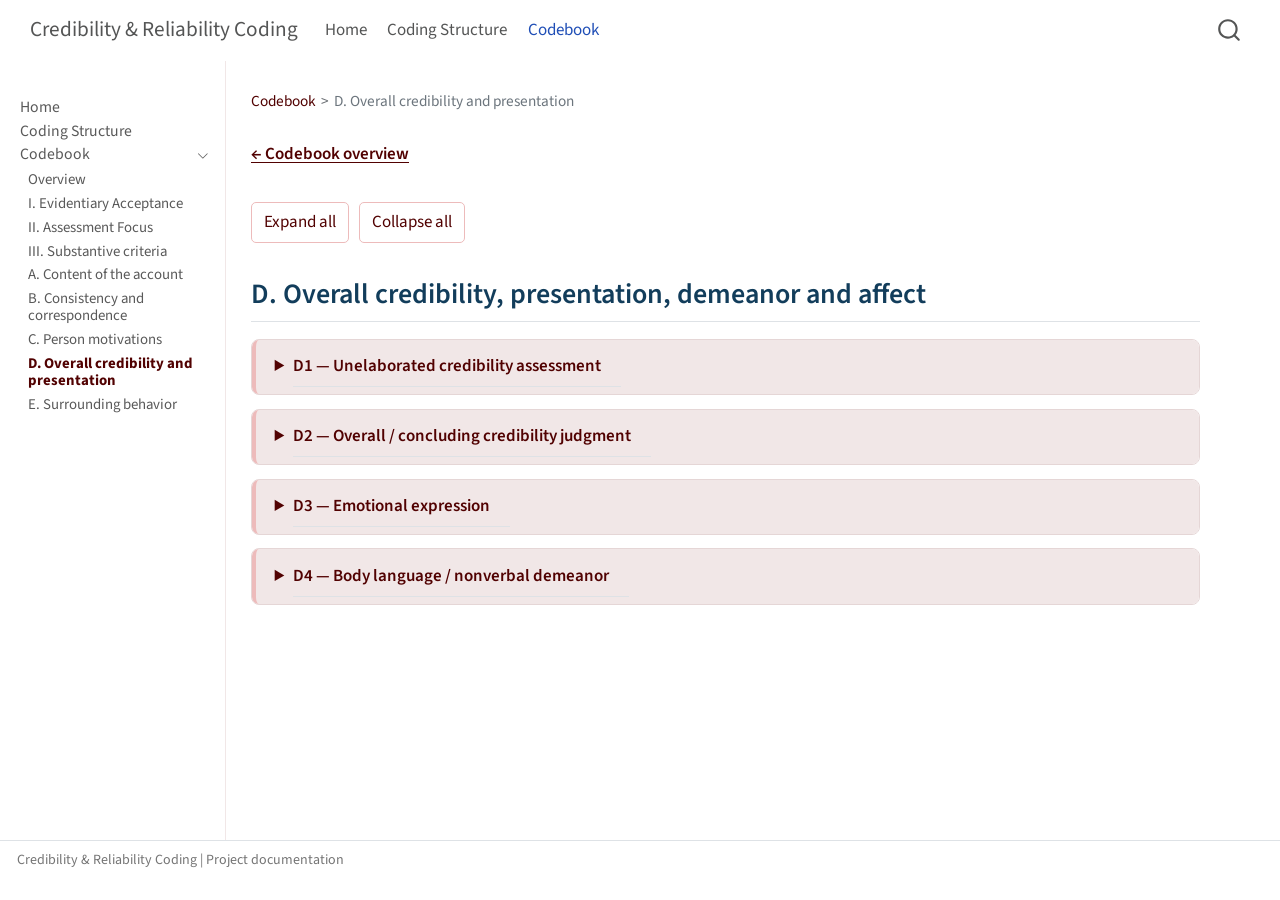
<file: codebook/d.html>
<!DOCTYPE html>
<html xmlns="http://www.w3.org/1999/xhtml" lang="en" xml:lang="en"><head>

<meta charset="utf-8">
<meta name="generator" content="quarto-1.10.19">

<meta name="viewport" content="width=device-width, initial-scale=1.0, user-scalable=yes">


<title>D. Overall credibility, presentation, demeanor and affect – Credibility &amp; Reliability Coding</title>
<style>
/* Default styles provided by pandoc.
** See https://pandoc.org/MANUAL.html#variables-for-html for config info.
*/
span.smallcaps{font-variant: small-caps;}
div.columns{display: flex; gap: 1.5em;}
div.column{flex: auto;}
@media screen {
div.columns{gap: min(4vw, 1.5em);}
div.column{overflow-x: auto;}
}
div.hanging-indent{margin-left: 1.5em; text-indent: -1.5em;}
ul.task-list{list-style: none;}
ul.task-list li input[type="checkbox"] {
  width: 0.8em;
  margin: 0 0.8em 0.2em -1em; /* quarto-specific, see https://github.com/quarto-dev/quarto-cli/issues/4556 */ 
  vertical-align: middle;
}
</style>


<script src="../site_libs/quarto-nav/quarto-nav.js"></script>
<script src="../site_libs/quarto-nav/headroom.min.js"></script>
<script src="../site_libs/clipboard/clipboard.min.js"></script>
<script src="../site_libs/quarto-search/autocomplete.umd.js"></script>
<script src="../site_libs/quarto-search/fuse.min.js"></script>
<script src="../site_libs/quarto-search/quarto-search.js"></script>
<meta name="quarto:offset" content="../">
<script src="../site_libs/quarto-html/quarto.js" type="module"></script>
<script src="../site_libs/quarto-html/tabsets/tabsets.js" type="module"></script>
<script src="../site_libs/quarto-html/popper.min.js"></script>
<script src="../site_libs/quarto-html/tippy.umd.min.js"></script>
<script src="../site_libs/quarto-html/anchor.min.js"></script>
<link href="../site_libs/quarto-html/tippy.css" rel="stylesheet">
<link href="../site_libs/quarto-html/quarto-syntax-highlighting-bf27225e3a48a9273f3daa8f8e829971.css" rel="stylesheet" id="quarto-text-highlighting-styles">
<script src="../site_libs/bootstrap/bootstrap.min.js"></script>
<link href="../site_libs/bootstrap/bootstrap-icons.css" rel="stylesheet">
<link href="../site_libs/bootstrap/bootstrap-857442aafe57c8d0a401f1a8434a7a25.min.css" rel="stylesheet" append-hash="true" id="quarto-bootstrap" data-mode="light">
<script id="quarto-search-options" type="application/json">{
  "location": "navbar",
  "copy-button": false,
  "collapse-after": 3,
  "panel-placement": "end",
  "type": "overlay",
  "limit": 50,
  "keyboard-shortcut": [
    "f",
    "/",
    "s"
  ],
  "language": {
    "search-no-results-text": "No results",
    "search-matching-documents-text": "matching documents",
    "search-copy-link-title": "Copy link to search",
    "search-hide-matches-text": "Hide additional matches",
    "search-more-match-text": "more match in this document",
    "search-more-matches-text": "more matches in this document",
    "search-clear-button-title": "Clear",
    "search-text-placeholder": "",
    "search-detached-cancel-button-title": "Cancel",
    "search-submit-button-title": "Submit",
    "search-label": "Search"
  }
}</script>
<style>html{ scroll-behavior: smooth; }</style>


<link rel="stylesheet" href="../assets/style.css">
</head>

<body class="nav-sidebar docked nav-fixed fullcontent quarto-light">

<div id="quarto-search-results"></div>
  <header id="quarto-header" class="headroom fixed-top">
    <nav class="navbar navbar-expand-lg " data-bs-theme="dark">
      <div class="navbar-container container-fluid">
      <div class="navbar-brand-container mx-auto">
    <a class="navbar-brand" href="../index.html">
    <span class="navbar-title">Credibility &amp; Reliability Coding</span>
    </a>
  </div>
            <div id="quarto-search" class="" title="Search"></div>
          <button class="navbar-toggler" type="button" data-bs-toggle="collapse" data-bs-target="#navbarCollapse" aria-controls="navbarCollapse" role="menu" aria-expanded="false" aria-label="Toggle navigation" onclick="if (window.quartoToggleHeadroom) { window.quartoToggleHeadroom(); }">
  <span class="navbar-toggler-icon"></span>
</button>
          <div class="collapse navbar-collapse" id="navbarCollapse">
            <ul class="navbar-nav navbar-nav-scroll me-auto">
  <li class="nav-item">
    <a class="nav-link active" href="../index.html" aria-current="page"> 
<span class="menu-text">Home</span></a>
  </li>  
  <li class="nav-item">
    <a class="nav-link" href="../coding-structure.html"> 
<span class="menu-text">Coding Structure</span></a>
  </li>  
  <li class="nav-item">
    <a class="nav-link" href="../codebook/index.html"> 
<span class="menu-text">Codebook</span></a>
  </li>  
</ul>
          </div> <!-- /navcollapse -->
            <div class="quarto-navbar-tools">
</div>
      </div> <!-- /container-fluid -->
    </nav>
  <nav class="quarto-secondary-nav">
    <div class="container-fluid d-flex">
      <button type="button" class="quarto-btn-toggle btn" data-bs-toggle="collapse" role="button" data-bs-target=".quarto-sidebar-collapse-item" aria-controls="quarto-sidebar" aria-expanded="false" aria-label="Toggle sidebar navigation" onclick="if (window.quartoToggleHeadroom) { window.quartoToggleHeadroom(); }">
        <i class="bi bi-layout-text-sidebar-reverse"></i>
      </button>
        <nav class="quarto-page-breadcrumbs" aria-label="breadcrumb"><ol class="breadcrumb"><li class="breadcrumb-item"><a href="../codebook/index.html">Codebook</a></li><li class="breadcrumb-item"><a href="../codebook/d.html">D. Overall credibility and presentation</a></li></ol></nav>
        <a class="flex-grow-1" role="navigation" data-bs-toggle="collapse" data-bs-target=".quarto-sidebar-collapse-item" aria-controls="quarto-sidebar" aria-expanded="false" aria-label="Toggle sidebar navigation" onclick="if (window.quartoToggleHeadroom) { window.quartoToggleHeadroom(); }">      
        </a>
    </div>
  </nav>
</header>
<!-- content -->
<div id="quarto-content" class="quarto-container page-columns page-rows-contents page-layout-article page-navbar">
<!-- sidebar -->
  <nav id="quarto-sidebar" class="sidebar collapse collapse-horizontal quarto-sidebar-collapse-item sidebar-navigation docked overflow-auto">
    <div class="sidebar-menu-container"> 
    <ul class="list-unstyled mt-1">
        <li class="sidebar-item">
  <div class="sidebar-item-container"> 
  <a href="../index.html" class="sidebar-item-text sidebar-link">
 <span class="menu-text">Home</span></a>
  </div>
</li>
        <li class="sidebar-item">
  <div class="sidebar-item-container"> 
  <a href="../coding-structure.html" class="sidebar-item-text sidebar-link">
 <span class="menu-text">Coding Structure</span></a>
  </div>
</li>
        <li class="sidebar-item sidebar-item-section">
      <div class="sidebar-item-container"> 
            <a href="../codebook/index.html" class="sidebar-item-text sidebar-link">
 <span class="menu-text">Codebook</span></a>
          <a class="sidebar-item-toggle text-start" data-bs-toggle="collapse" data-bs-target="#quarto-sidebar-section-1" role="navigation" aria-expanded="true" aria-label="Toggle section">
            <i class="bi bi-chevron-right ms-2"></i>
          </a> 
      </div>
      <ul id="quarto-sidebar-section-1" class="collapse list-unstyled sidebar-section depth1 show">  
          <li class="sidebar-item">
  <div class="sidebar-item-container"> 
  <a href="../codebook/index.html" class="sidebar-item-text sidebar-link">
 <span class="menu-text">Overview</span></a>
  </div>
</li>
          <li class="sidebar-item">
  <div class="sidebar-item-container"> 
  <a href="../codebook/acceptance.html" class="sidebar-item-text sidebar-link">
 <span class="menu-text">I. Evidentiary Acceptance</span></a>
  </div>
</li>
          <li class="sidebar-item">
  <div class="sidebar-item-container"> 
  <a href="../codebook/assessment-focus.html" class="sidebar-item-text sidebar-link">
 <span class="menu-text">II. Assessment Focus</span></a>
  </div>
</li>
          <li class="sidebar-item">
  <div class="sidebar-item-container"> 
  <a href="../codebook/substantive-criteria.html" class="sidebar-item-text sidebar-link">
 <span class="menu-text">III. Substantive criteria</span></a>
  </div>
</li>
          <li class="sidebar-item">
  <div class="sidebar-item-container"> 
  <a href="../codebook/a.html" class="sidebar-item-text sidebar-link">
 <span class="menu-text">A. Content of the account</span></a>
  </div>
</li>
          <li class="sidebar-item">
  <div class="sidebar-item-container"> 
  <a href="../codebook/b.html" class="sidebar-item-text sidebar-link">
 <span class="menu-text">B. Consistency and correspondence</span></a>
  </div>
</li>
          <li class="sidebar-item">
  <div class="sidebar-item-container"> 
  <a href="../codebook/c.html" class="sidebar-item-text sidebar-link">
 <span class="menu-text">C. Person motivations</span></a>
  </div>
</li>
          <li class="sidebar-item">
  <div class="sidebar-item-container"> 
  <a href="../codebook/d.html" class="sidebar-item-text sidebar-link active">
 <span class="menu-text">D. Overall credibility and presentation</span></a>
  </div>
</li>
          <li class="sidebar-item">
  <div class="sidebar-item-container"> 
  <a href="../codebook/e.html" class="sidebar-item-text sidebar-link">
 <span class="menu-text">E. Surrounding behavior</span></a>
  </div>
</li>
      </ul>
  </li>
    </ul>
    </div>
</nav>
<div id="quarto-sidebar-glass" class="quarto-sidebar-collapse-item" data-bs-toggle="collapse" data-bs-target=".quarto-sidebar-collapse-item"></div>
<!-- margin-sidebar -->
    
<!-- main -->
<main class="content" id="quarto-document-content">

<header id="title-block-header" class="quarto-title-block default"><nav class="quarto-page-breadcrumbs quarto-title-breadcrumbs d-none d-lg-block" aria-label="breadcrumb"><ol class="breadcrumb"><li class="breadcrumb-item"><a href="../codebook/index.html">Codebook</a></li><li class="breadcrumb-item"><a href="../codebook/d.html">D. Overall credibility and presentation</a></li></ol></nav>
<div class="quarto-title">
<h1 class="title">D. Overall credibility, presentation, demeanor and affect</h1>
</div>



<div class="quarto-title-meta">

    
  
    
  </div>
  


</header>


<p><a href="../codebook/index.html" class="back-link">← Codebook overview</a></p>
<div class="page-actions">
<button type="button" data-expand="true">
Expand all
</button>
<button type="button" data-expand="false">
Collapse all
</button>
</div>


<div id="source-content" class="source-content quarto-include-in-search-index" data-section="d" data-source="codebook_v3.md">
<section id="d.-overall-credibility-presentation-demeanor-and-affect" class="level2">
<h2 class="anchored" data-anchor-id="d.-overall-credibility-presentation-demeanor-and-affect">D. Overall credibility, presentation, demeanor and affect</h2>
<details class="criterion" id="d1"><summary><h2 id="d1-unelaborated-credibility-assessment" class="anchored">D1 — Unelaborated credibility assessment</h2></summary>
<div class="detail-body">
<p>The court states that a person or their account is credible, reliable, truthful, authentic, or the opposite, without articulating another credibility/reliability criterion that explains that assessment.</p>
<p>The defining feature is that the credibility assessment itself is expressed without an articulated underlying criterion explaining why.</p>
<p><strong>Boundary conditions:</strong></p>
<ul>
<li><p>Code <a href="d.html#d1">D1</a> when the court makes a credibility/reliability assessment without providing an identifiable criterion explaining it.</p></li>
<li><p>If the court provides an overall conclusion following an assessment involving other criteria, code <a href="d.html#d2">D2</a> (Overall / concluding credibility judgment).</p></li>
<li><p>Do not code <a href="d.html#d1">D1</a> merely because the court reaches a guilty or not-guilty verdict. The court must evaluate the credibility or reliability of a person's account.</p></li>
</ul>
<p><strong>Example:</strong></p>
<ul>
<li><p>"Måläganden har gjort ett trovärdigt intryck."</p></li>
<li><p>"Det saknas anledning att ifrågasätta hennes uppgifter om att hon sover djupt och känner sig berusad när hon tar sömntabletter" (<strong><a href="d.html#d1">D1</a>, not <a href="c.html#c2">C2</a>:</strong> the court expresses confidence in the account without evaluating deliberate fabrication or distortion.)</p></li>
</ul>
<section id="d1-findings" class="level3">
<h3 class="anchored" data-anchor-id="d1-findings">D1 — Findings</h3>
<p>The finding section is used to provide further details for the respective codes. Below are the response alternatives available and their respective examples.</p>
<table class="source-table caption-top table">
<thead>
<tr class="header">
<th>Finding</th>
<th>Examples / guidance</th>
</tr>
</thead>
<tbody>
<tr class="odd">
<td>Credible</td>
<td>"credible"; "tillförlitlig"; "statement is credible"</td>
</tr>
<tr class="even">
<td>Not credible</td>
<td>"inte tillförlitlig"</td>
</tr>
</tbody>
</table>
</section>
</div>
</details>
<details class="criterion" id="d2"><summary><h2 id="d2-overall-concluding-credibility-judgment" class="anchored">D2 — Overall / concluding credibility judgment</h2></summary>
<div class="detail-body">
<p>The court gives an overall credibility/reliability conclusion after assessing the person or their account through one or more other credibility/reliability criteria. The underlying criteria should still be coded separately when present.</p>
<p><strong>Boundary conditions:</strong></p>
<ul>
<li><p>Code <a href="d.html#d2">D2</a> when the court explicitly draws an overall conclusion about credibility or reliability based on its assessment of other criteria.</p></li>
<li><p>Do not code <a href="d.html#d2">D2</a> merely because the court reaches a guilty or not-guilty verdict. The conclusion must concern the credibility or reliability of a person's account.</p></li>
<li><p>When the court makes an unelaborated credibility assessment without identifiable supporting criteria, code <a href="d.html#d1">D1</a> instead.</p></li>
<li><p>Code the underlying criteria separately when they are explicitly evaluated.</p></li>
</ul>
<p><strong>Example:</strong></p>
<p>"(...) att målsägandens utsaga inte innehåller alla de kännetecken som kan innebära att en utsaga bedöms trovärdig"</p>
<ul>
<li>"Efter en samlad bedömning av bevisningen anser tingsrätten att målsägandens berättelse framstår som trovärdig." (<strong>Finding: Credible.</strong>)</li>
</ul>
<section id="d2-findings" class="level3">
<h3 class="anchored" data-anchor-id="d2-findings">D2 — Findings</h3>
<p>The finding section is used to provide further details for the respective codes. Below are the response alternatives available and their respective examples.</p>
<table class="source-table caption-top table">
<colgroup>
<col style="width: 50%">
<col style="width: 50%">
</colgroup>
<thead>
<tr class="header">
<th>Finding</th>
<th>Examples / guidance</th>
</tr>
</thead>
<tbody>
<tr class="odd">
<td>Credible</td>
<td>"trovärdig"; "sammanfattningsvis tillförlitlig"</td>
</tr>
<tr class="even">
<td>Not credible</td>
<td>"inte trovärdig"; "den samlade bedömningen ger inte stöd för tillförlitlighet"</td>
</tr>
</tbody>
</table>
</section>
</div>
</details>
<details class="criterion" id="d3"><summary><h2 id="d3-emotional-expression" class="anchored">D3 — Emotional expression</h2></summary>
<div class="detail-body">
<p>Evaluation of a person's emotional expressions, emotional states, or reactions as relevant to credibility/reliability, including their absence. <a href="d.html#d3">D3</a> applies regardless of when the reaction occurred or whether the court observed it directly or learned of it through witnesses.</p>
<p><strong>Boundary conditions:</strong></p>
<ul>
<li>Emotional expression belongs under <strong><a href="d.html#d3">D3</a></strong>, rather than <strong><a href="d.html#d4">D4</a></strong> (physical/nonverbal demeanor) or <strong><a href="e.html#e1">E1</a></strong> (post-event actions), when the court evaluates its emotional component.</li>
<li>Witness-reported emotional reactions can be <strong><a href="d.html#d3">D3</a></strong>; the source being a witness does not automatically make them <strong><a href="b.html#b3">B3</a></strong>. Also code <a href="b.html#b3">B3</a> if the court separately evaluates correspondence between witness evidence and the account.</li>
<li>Do not infer fear, enjoyment, or other emotions from freezing, passivity, physiological arousal, or physical behavior alone. They are <a href="d.html#d3">D3</a>, if after, or <a href="e.html#e3">E3</a>, if during, the event.</li>
</ul>
<p><strong>Examples:</strong></p>
<ul>
<li>"Vittnenas uppgifter om att målsäganden var märkbart skärrad efter händelsen stärker tilltron till hennes berättelse."</li>
<li>"Målsäganden har berättat om händelsen utan att visa några känslor." <strong>Boundary:</strong> this alone is a description, not <a href="d.html#d3">D3</a>, unless the court evaluates its credibility/reliability implications.</li>
</ul>
<section id="d3-findings" class="level3">
<h3 class="anchored" data-anchor-id="d3-findings">D3 — Findings</h3>
<table class="source-table caption-top table">
<colgroup>
<col style="width: 50%">
<col style="width: 50%">
</colgroup>
<thead>
<tr class="header">
<th>Finding</th>
<th>Examples</th>
</tr>
</thead>
<tbody>
<tr class="odd">
<td><strong>Distress / unpleasant emotional state</strong></td>
<td>"ledsen"; "uppriven"; "rädd"; "arg"; "grät"; "försämrat mående"</td>
</tr>
<tr class="even">
<td><strong>Positive affect / pleasant emotional state</strong></td>
<td>"glad"; "njutning"; "upphetsning"; "tillgivenhet"</td>
</tr>
<tr class="odd">
<td><strong>Other — specify in notes</strong></td>
<td>"känslomässigt avtrubbad"; "visade inga känslor"; "känslomässigt neutral"</td>
</tr>
</tbody>
</table>
</section>
</div>
</details>
<details class="criterion" id="d4"><summary><h2 id="d4-body-language-nonverbal-demeanor" class="anchored">D4 — Body language / nonverbal demeanor</h2></summary>
<div class="detail-body">
<p>Evaluation of a person's nonverbal or paraverbal presentation as relevant to the credibility or reliability of their account. This includes gaze, gestures, facial expressions, bodily movements, tone of voice, nervousness, or apparent ease, <strong>when these are evaluated through physical or paraverbal presentation rather than emotional expression</strong>.</p>
<p><strong>Boundary conditions:</strong></p>
<ul>
<li><p>Code <a href="d.html#d4">D4</a> when the court evaluates a person's body language or mannerisms as part of a credibility/reliability assessment, regardless of when they occurred.</p></li>
<li><p>Emotional expressions or states, including fear, distress, or nervousness evaluated as an emotion, belong under <a href="d.html#d3">D3</a> (Emotional expression).</p></li>
<li><p>Actions following the alleged event, such as contacting the police or maintaining contact with the other party, belong under <a href="e.html#e1">E1</a> (Post-event behavior).</p></li>
<li><p>If behavior during the event is described code it as <a href="e.html#e3">E3</a>, not <a href="d.html#d4">D4</a>.</p></li>
</ul>
<p><strong>Examples:</strong></p>
<ul>
<li><p>"Den tilltalade undvek ögonkontakt under förhöret."</p></li>
<li><p>"Målsägandens lugna och naturliga kroppsspråk stärkte tilltron till hennes berättelse."</p></li>
</ul>
<section id="d4-findings" class="level3">
<h3 class="anchored" data-anchor-id="d4-findings">D4 — Findings</h3>
<table class="source-table caption-top table">
<colgroup>
<col style="width: 50%">
<col style="width: 50%">
</colgroup>
<thead>
<tr class="header">
<th>Finding</th>
<th>Examples</th>
</tr>
</thead>
<tbody>
<tr class="odd">
<td>Other — specify in notes</td>
<td>Ange i Notes vilket kroppsspråk, icke-verbalt uttryck eller sätt att framträda som domstolen bedömer.</td>
</tr>
</tbody>
</table>
<p><strong>Clarification of Findings:</strong></p>
<ul>
<li>For now, all assessments under <a href="d.html#d4">D4</a> receive the Finding <em>Other</em>. Coders must briefly specify the body language, nonverbal demeanor, or manner of presentation evaluated by the court in Notes.</li>
<li>Finding records what the court evaluates, independently of how the nonverbal demeanor affects credibility/reliability (Valence).</li>
<li>If multiple aspects of nonverbal demeanor are evaluated within one assessment, record all of them in Notes. If they receive different Valences, code them as separate assessments.</li>
</ul>
</section>
</div>
</details>
</section>
</div>

</main> <!-- /main -->
<script>
(function () {
  function markCurrentNavigation() {
    var path = window.location.pathname;
    document.querySelectorAll('.navbar .nav-link').forEach(function (link) {
      var target = new URL(link.getAttribute('data-original-href') || link.href).pathname;
      var codebook = target.endsWith('/codebook/index.html');
      var active = path === target || path === target.replace(/index\.html$/, '') ||
        (codebook && path.startsWith(target.slice(0, -10)));
      link.classList.toggle('active', active);
      if (active) link.setAttribute('aria-current', 'page');
      else link.removeAttribute('aria-current');
    });
  }
  function openHashTarget() {
    if (!window.location.hash) return;
    var id = decodeURIComponent(window.location.hash.slice(1));
    var el = document.getElementById(id);
    if (!el) return;
    if (el.tagName === 'DETAILS') el.open = true;
    var p = el.parentElement;
    while (p) { if (p.tagName === 'DETAILS') p.open = true; p = p.parentElement; }
    setTimeout(function () { el.scrollIntoView({block: 'start'}); }, 70);
  }
  function openSearchMatches() {
    document.querySelectorAll('#source-content mark').forEach(function (mark) {
      var parent = mark.parentElement;
      while (parent) {
        if (parent.tagName === 'DETAILS') parent.open = true;
        parent = parent.parentElement;
      }
    });
  }
  document.addEventListener('click', function (ev) {
    var btn = ev.target.closest('button[data-expand]');
    if (btn) {
      var expand = btn.dataset.expand === 'true';
      document.querySelectorAll('details.criterion, details.subcriterion').forEach(function(d) { d.open = expand; });
    }
    var link = ev.target.closest('a[href*="#"]');
    if (link) setTimeout(openHashTarget, 30);
  });
  window.addEventListener('hashchange', openHashTarget);
  document.addEventListener('DOMContentLoaded', openHashTarget);
  document.addEventListener('DOMContentLoaded', markCurrentNavigation);
  document.addEventListener('DOMContentLoaded', openSearchMatches);
  window.addEventListener('load', openHashTarget);
  window.addEventListener('load', markCurrentNavigation);
})();
</script>
<script id="quarto-html-after-body" type="application/javascript">
  window.document.addEventListener("DOMContentLoaded", function (event) {
    const icon = "";
    const anchorJS = new window.AnchorJS();
    anchorJS.options = {
      placement: 'right',
      icon: icon
    };
    anchorJS.add('.anchored');
    const isCodeAnnotation = (el) => {
      for (const clz of el.classList) {
        if (clz.startsWith('code-annotation-')) {                     
          return true;
        }
      }
      return false;
    }
    const onCopySuccess = function(e) {
      // button target
      const button = e.trigger;
      // don't keep focus
      button.blur();
      // flash "checked"
      button.classList.add('code-copy-button-checked');
      var currentTitle = button.getAttribute("title");
      button.setAttribute("title", "Copied!");
      let tooltip;
      if (window.bootstrap) {
        button.setAttribute("data-bs-toggle", "tooltip");
        button.setAttribute("data-bs-placement", "left");
        button.setAttribute("data-bs-title", "Copied!");
        tooltip = new bootstrap.Tooltip(button, 
          { trigger: "manual", 
            customClass: "code-copy-button-tooltip",
            offset: [0, -8]});
        tooltip.show();    
      }
      setTimeout(function() {
        if (tooltip) {
          tooltip.hide();
          button.removeAttribute("data-bs-title");
          button.removeAttribute("data-bs-toggle");
          button.removeAttribute("data-bs-placement");
        }
        button.setAttribute("title", currentTitle);
        button.classList.remove('code-copy-button-checked');
      }, 1000);
      // clear code selection
      e.clearSelection();
    }
    const getTextToCopy = function(trigger) {
      const outerScaffold = trigger.parentElement.cloneNode(true);
      const codeEl = outerScaffold.querySelector('code');
      for (const childEl of codeEl.children) {
        if (isCodeAnnotation(childEl)) {
          childEl.remove();
        }
      }
      return codeEl.innerText;
    }
    const clipboard = new window.ClipboardJS('.code-copy-button:not([data-in-quarto-modal])', {
      text: getTextToCopy
    });
    clipboard.on('success', onCopySuccess);
    if (window.document.getElementById('quarto-embedded-source-code-modal')) {
      const clipboardModal = new window.ClipboardJS('.code-copy-button[data-in-quarto-modal]', {
        text: getTextToCopy,
        container: window.document.getElementById('quarto-embedded-source-code-modal')
      });
      clipboardModal.on('success', onCopySuccess);
    }
      var localhostRegex = new RegExp(/^(?:http|https):\/\/localhost\:?[0-9]*\//);
      var mailtoRegex = new RegExp(/^mailto:/);
        var filterRegex = new RegExp('/' + window.location.host + '/');
      var isInternal = (href) => {
          return filterRegex.test(href) || localhostRegex.test(href) || mailtoRegex.test(href);
      }
      // Inspect non-navigation links and adorn them if external
     var links = window.document.querySelectorAll('a[href]:not(.nav-link):not(.navbar-brand):not(.toc-action):not(.sidebar-link):not(.sidebar-item-toggle):not(.pagination-link):not(.no-external):not([aria-hidden]):not(.dropdown-item):not(.quarto-navigation-tool):not(.about-link)');
      for (var i=0; i<links.length; i++) {
        const link = links[i];
        if (!isInternal(link.href)) {
          // undo the damage that might have been done by quarto-nav.js in the case of
          // links that we want to consider external
          if (link.dataset.originalHref !== undefined) {
            link.href = link.dataset.originalHref;
          }
            // target, if specified
            link.setAttribute("target", "_blank");
            if (link.getAttribute("rel") === null) {
              link.setAttribute("rel", "noopener");
            }
        }
      }
    function tippyHover(el, contentFn, onTriggerFn, onUntriggerFn) {
      const config = {
        allowHTML: true,
        maxWidth: 500,
        delay: 100,
        arrow: false,
        appendTo: function(el) {
            return el.parentElement;
        },
        interactive: true,
        interactiveBorder: 10,
        theme: 'quarto',
        placement: 'bottom-start',
      };
      if (contentFn) {
        config.content = contentFn;
      }
      if (onTriggerFn) {
        config.onTrigger = onTriggerFn;
      }
      if (onUntriggerFn) {
        config.onUntrigger = onUntriggerFn;
      }
      window.tippy(el, config); 
    }
    const noterefs = window.document.querySelectorAll('a[role="doc-noteref"]');
    for (var i=0; i<noterefs.length; i++) {
      const ref = noterefs[i];
      tippyHover(ref, function() {
        // use id or data attribute instead here
        let href = ref.getAttribute('data-footnote-href') || ref.getAttribute('href');
        try { href = new URL(href).hash; } catch {}
        const id = href.replace(/^#\/?/, "");
        const note = window.document.getElementById(id);
        if (note) {
          return note.innerHTML;
        } else {
          return "";
        }
      });
    }
    const xrefs = window.document.querySelectorAll('a.quarto-xref');
    const processXRef = (id, note) => {
      // Strip column container classes
      const stripColumnClz = (el) => {
        el.classList.remove("page-full", "page-columns");
        if (el.children) {
          for (const child of el.children) {
            stripColumnClz(child);
          }
        }
      }
      stripColumnClz(note)
      if (id === null || id.startsWith('sec-')) {
        // Special case sections, only their first couple elements
        const container = document.createElement("div");
        if (note.children && note.children.length > 2) {
          container.appendChild(note.children[0].cloneNode(true));
          for (let i = 1; i < note.children.length; i++) {
            const child = note.children[i];
            if (child.tagName === "P" && child.innerText === "") {
              continue;
            } else {
              container.appendChild(child.cloneNode(true));
              break;
            }
          }
          if (window.Quarto?.typesetMath) {
            window.Quarto.typesetMath(container);
          }
          return container.innerHTML
        } else {
          if (window.Quarto?.typesetMath) {
            window.Quarto.typesetMath(note);
          }
          return note.innerHTML;
        }
      } else {
        // Remove any anchor links if they are present
        const anchorLink = note.querySelector('a.anchorjs-link');
        if (anchorLink) {
          anchorLink.remove();
        }
        if (window.Quarto?.typesetMath) {
          window.Quarto.typesetMath(note);
        }
        if (note.classList.contains("callout")) {
          return note.outerHTML;
        } else {
          return note.innerHTML;
        }
      }
    }
    for (var i=0; i<xrefs.length; i++) {
      const xref = xrefs[i];
      tippyHover(xref, undefined, function(instance) {
        instance.disable();
        let url = xref.getAttribute('href');
        let hash = undefined; 
        if (url.startsWith('#')) {
          hash = url;
        } else {
          try { hash = new URL(url).hash; } catch {}
        }
        if (hash) {
          const id = hash.replace(/^#\/?/, "");
          const note = window.document.getElementById(id);
          if (note !== null) {
            try {
              const html = processXRef(id, note.cloneNode(true));
              instance.setContent(html);
            } finally {
              instance.enable();
              instance.show();
            }
          } else {
            // See if we can fetch this
            fetch(url.split('#')[0])
            .then(res => res.text())
            .then(html => {
              const parser = new DOMParser();
              const htmlDoc = parser.parseFromString(html, "text/html");
              const note = htmlDoc.getElementById(id);
              if (note !== null) {
                const html = processXRef(id, note);
                instance.setContent(html);
              } 
            }).finally(() => {
              instance.enable();
              instance.show();
            });
          }
        } else {
          // See if we can fetch a full url (with no hash to target)
          // This is a special case and we should probably do some content thinning / targeting
          fetch(url)
          .then(res => res.text())
          .then(html => {
            const parser = new DOMParser();
            const htmlDoc = parser.parseFromString(html, "text/html");
            const note = htmlDoc.querySelector('main.content');
            if (note !== null) {
              // This should only happen for chapter cross references
              // (since there is no id in the URL)
              // remove the first header
              if (note.children.length > 0 && note.children[0].tagName === "HEADER") {
                note.children[0].remove();
              }
              const html = processXRef(null, note);
              instance.setContent(html);
            } 
          }).finally(() => {
            instance.enable();
            instance.show();
          });
        }
      }, function(instance) {
      });
    }
        let selectedAnnoteEl;
        const selectorForAnnotation = ( cell, annotation) => {
          let cellAttr = 'data-code-cell="' + cell + '"';
          let lineAttr = 'data-code-annotation="' +  annotation + '"';
          const selector = 'span[' + cellAttr + '][' + lineAttr + ']';
          return selector;
        }
        const selectCodeLines = (annoteEl) => {
          const doc = window.document;
          const targetCell = annoteEl.getAttribute("data-target-cell");
          const targetAnnotation = annoteEl.getAttribute("data-target-annotation");
          const annoteSpan = window.document.querySelector(selectorForAnnotation(targetCell, targetAnnotation));
          const lines = annoteSpan.getAttribute("data-code-lines").split(",");
          const lineIds = lines.map((line) => {
            return targetCell + "-" + line;
          })
          let top = null;
          let height = null;
          let parent = null;
          if (lineIds.length > 0) {
              //compute the position of the single el (top and bottom and make a div)
              const el = window.document.getElementById(lineIds[0]);
              top = el.offsetTop;
              height = el.offsetHeight;
              parent = el.parentElement.parentElement;
            if (lineIds.length > 1) {
              const lastEl = window.document.getElementById(lineIds[lineIds.length - 1]);
              const bottom = lastEl.offsetTop + lastEl.offsetHeight;
              height = bottom - top;
            }
            if (top !== null && height !== null && parent !== null) {
              // cook up a div (if necessary) and position it 
              let div = window.document.getElementById("code-annotation-line-highlight");
              if (div === null) {
                div = window.document.createElement("div");
                div.setAttribute("id", "code-annotation-line-highlight");
                div.style.position = 'absolute';
                parent.appendChild(div);
              }
              div.style.top = top - 2 + "px";
              div.style.height = height + 4 + "px";
              div.style.left = 0;
              let gutterDiv = window.document.getElementById("code-annotation-line-highlight-gutter");
              if (gutterDiv === null) {
                gutterDiv = window.document.createElement("div");
                gutterDiv.setAttribute("id", "code-annotation-line-highlight-gutter");
                gutterDiv.style.position = 'absolute';
                const codeCell = window.document.getElementById(targetCell);
                const gutter = codeCell.querySelector('.code-annotation-gutter');
                gutter.appendChild(gutterDiv);
              }
              gutterDiv.style.top = top - 2 + "px";
              gutterDiv.style.height = height + 4 + "px";
            }
            selectedAnnoteEl = annoteEl;
          }
        };
        const unselectCodeLines = () => {
          const elementsIds = ["code-annotation-line-highlight", "code-annotation-line-highlight-gutter"];
          elementsIds.forEach((elId) => {
            const div = window.document.getElementById(elId);
            if (div) {
              div.remove();
            }
          });
          selectedAnnoteEl = undefined;
        };
          // Handle positioning of the toggle
      window.addEventListener(
        "resize",
        throttle(() => {
          elRect = undefined;
          if (selectedAnnoteEl) {
            selectCodeLines(selectedAnnoteEl);
          }
        }, 10)
      );
      function throttle(fn, ms) {
      let throttle = false;
      let timer;
        return (...args) => {
          if(!throttle) { // first call gets through
              fn.apply(this, args);
              throttle = true;
          } else { // all the others get throttled
              if(timer) clearTimeout(timer); // cancel #2
              timer = setTimeout(() => {
                fn.apply(this, args);
                timer = throttle = false;
              }, ms);
          }
        };
      }
        // Attach click handler to the DT
        const annoteDls = window.document.querySelectorAll('dt[data-target-cell]');
        for (const annoteDlNode of annoteDls) {
          annoteDlNode.addEventListener('click', (event) => {
            const clickedEl = event.target;
            if (clickedEl !== selectedAnnoteEl) {
              unselectCodeLines();
              const activeEl = window.document.querySelector('dt[data-target-cell].code-annotation-active');
              if (activeEl) {
                activeEl.classList.remove('code-annotation-active');
              }
              selectCodeLines(clickedEl);
              clickedEl.classList.add('code-annotation-active');
            } else {
              // Unselect the line
              unselectCodeLines();
              clickedEl.classList.remove('code-annotation-active');
            }
          });
        }
    const findCites = (el) => {
      const parentEl = el.parentElement;
      if (parentEl) {
        const cites = parentEl.dataset.cites;
        if (cites) {
          return {
            el,
            cites: cites.split(' ')
          };
        } else {
          return findCites(el.parentElement)
        }
      } else {
        return undefined;
      }
    };
    var bibliorefs = window.document.querySelectorAll('a[role="doc-biblioref"]');
    for (var i=0; i<bibliorefs.length; i++) {
      const ref = bibliorefs[i];
      const citeInfo = findCites(ref);
      if (citeInfo) {
        tippyHover(citeInfo.el, function() {
          var popup = window.document.createElement('div');
          citeInfo.cites.forEach(function(cite) {
            var citeDiv = window.document.createElement('div');
            citeDiv.classList.add('hanging-indent');
            citeDiv.classList.add('csl-entry');
            var biblioDiv = window.document.getElementById('ref-' + cite);
            if (biblioDiv) {
              citeDiv.innerHTML = biblioDiv.innerHTML;
            }
            popup.appendChild(citeDiv);
          });
          return popup.innerHTML;
        });
      }
    }
  });
  </script>
</div> <!-- /content -->
<footer class="footer">
  <div class="nav-footer">
    <div class="nav-footer-left">
<p>Credibility &amp; Reliability Coding | Project documentation</p>
</div>   
    <div class="nav-footer-center">
      &nbsp;
    </div>
    <div class="nav-footer-right">
      &nbsp;
    </div>
  </div>
</footer>




<script src="../site_libs/quarto-html/zenscroll-min.js"></script>
</body></html>
</file>
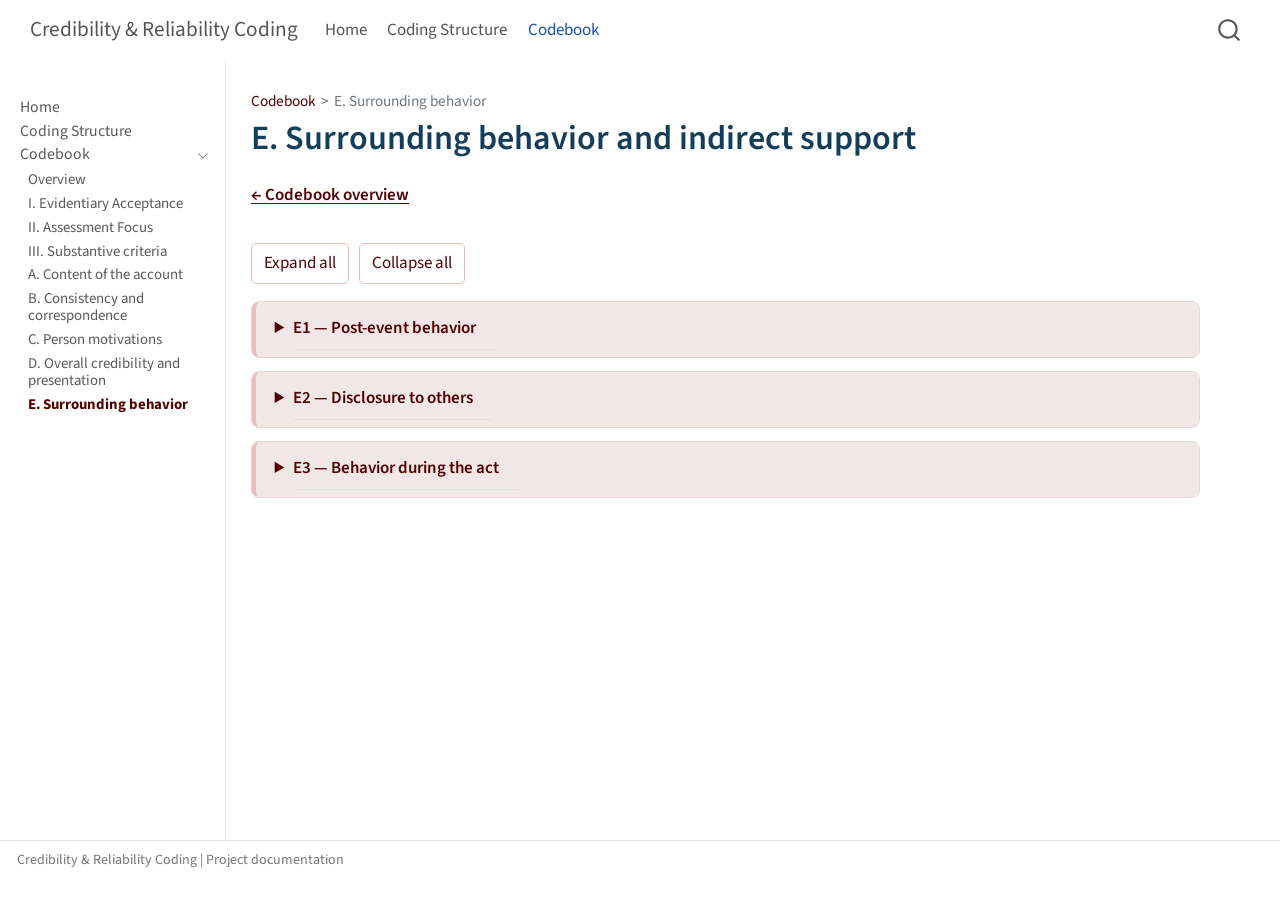
<file: codebook/e.html>
<!DOCTYPE html>
<html xmlns="http://www.w3.org/1999/xhtml" lang="en" xml:lang="en"><head>

<meta charset="utf-8">
<meta name="generator" content="quarto-1.10.19">

<meta name="viewport" content="width=device-width, initial-scale=1.0, user-scalable=yes">


<title>E. Surrounding behavior and indirect support – Credibility &amp; Reliability Coding</title>
<style>
/* Default styles provided by pandoc.
** See https://pandoc.org/MANUAL.html#variables-for-html for config info.
*/
span.smallcaps{font-variant: small-caps;}
div.columns{display: flex; gap: 1.5em;}
div.column{flex: auto;}
@media screen {
div.columns{gap: min(4vw, 1.5em);}
div.column{overflow-x: auto;}
}
div.hanging-indent{margin-left: 1.5em; text-indent: -1.5em;}
ul.task-list{list-style: none;}
ul.task-list li input[type="checkbox"] {
  width: 0.8em;
  margin: 0 0.8em 0.2em -1em; /* quarto-specific, see https://github.com/quarto-dev/quarto-cli/issues/4556 */ 
  vertical-align: middle;
}
</style>


<script src="../site_libs/quarto-nav/quarto-nav.js"></script>
<script src="../site_libs/quarto-nav/headroom.min.js"></script>
<script src="../site_libs/clipboard/clipboard.min.js"></script>
<script src="../site_libs/quarto-search/autocomplete.umd.js"></script>
<script src="../site_libs/quarto-search/fuse.min.js"></script>
<script src="../site_libs/quarto-search/quarto-search.js"></script>
<meta name="quarto:offset" content="../">
<script src="../site_libs/quarto-html/quarto.js" type="module"></script>
<script src="../site_libs/quarto-html/tabsets/tabsets.js" type="module"></script>
<script src="../site_libs/quarto-html/popper.min.js"></script>
<script src="../site_libs/quarto-html/tippy.umd.min.js"></script>
<script src="../site_libs/quarto-html/anchor.min.js"></script>
<link href="../site_libs/quarto-html/tippy.css" rel="stylesheet">
<link href="../site_libs/quarto-html/quarto-syntax-highlighting-bf27225e3a48a9273f3daa8f8e829971.css" rel="stylesheet" id="quarto-text-highlighting-styles">
<script src="../site_libs/bootstrap/bootstrap.min.js"></script>
<link href="../site_libs/bootstrap/bootstrap-icons.css" rel="stylesheet">
<link href="../site_libs/bootstrap/bootstrap-857442aafe57c8d0a401f1a8434a7a25.min.css" rel="stylesheet" append-hash="true" id="quarto-bootstrap" data-mode="light">
<script id="quarto-search-options" type="application/json">{
  "location": "navbar",
  "copy-button": false,
  "collapse-after": 3,
  "panel-placement": "end",
  "type": "overlay",
  "limit": 50,
  "keyboard-shortcut": [
    "f",
    "/",
    "s"
  ],
  "language": {
    "search-no-results-text": "No results",
    "search-matching-documents-text": "matching documents",
    "search-copy-link-title": "Copy link to search",
    "search-hide-matches-text": "Hide additional matches",
    "search-more-match-text": "more match in this document",
    "search-more-matches-text": "more matches in this document",
    "search-clear-button-title": "Clear",
    "search-text-placeholder": "",
    "search-detached-cancel-button-title": "Cancel",
    "search-submit-button-title": "Submit",
    "search-label": "Search"
  }
}</script>
<style>html{ scroll-behavior: smooth; }</style>


<link rel="stylesheet" href="../assets/style.css">
</head>

<body class="nav-sidebar docked nav-fixed fullcontent quarto-light">

<div id="quarto-search-results"></div>
  <header id="quarto-header" class="headroom fixed-top">
    <nav class="navbar navbar-expand-lg " data-bs-theme="dark">
      <div class="navbar-container container-fluid">
      <div class="navbar-brand-container mx-auto">
    <a class="navbar-brand" href="../index.html">
    <span class="navbar-title">Credibility &amp; Reliability Coding</span>
    </a>
  </div>
            <div id="quarto-search" class="" title="Search"></div>
          <button class="navbar-toggler" type="button" data-bs-toggle="collapse" data-bs-target="#navbarCollapse" aria-controls="navbarCollapse" role="menu" aria-expanded="false" aria-label="Toggle navigation" onclick="if (window.quartoToggleHeadroom) { window.quartoToggleHeadroom(); }">
  <span class="navbar-toggler-icon"></span>
</button>
          <div class="collapse navbar-collapse" id="navbarCollapse">
            <ul class="navbar-nav navbar-nav-scroll me-auto">
  <li class="nav-item">
    <a class="nav-link active" href="../index.html" aria-current="page"> 
<span class="menu-text">Home</span></a>
  </li>  
  <li class="nav-item">
    <a class="nav-link" href="../coding-structure.html"> 
<span class="menu-text">Coding Structure</span></a>
  </li>  
  <li class="nav-item">
    <a class="nav-link" href="../codebook/index.html"> 
<span class="menu-text">Codebook</span></a>
  </li>  
</ul>
          </div> <!-- /navcollapse -->
            <div class="quarto-navbar-tools">
</div>
      </div> <!-- /container-fluid -->
    </nav>
  <nav class="quarto-secondary-nav">
    <div class="container-fluid d-flex">
      <button type="button" class="quarto-btn-toggle btn" data-bs-toggle="collapse" role="button" data-bs-target=".quarto-sidebar-collapse-item" aria-controls="quarto-sidebar" aria-expanded="false" aria-label="Toggle sidebar navigation" onclick="if (window.quartoToggleHeadroom) { window.quartoToggleHeadroom(); }">
        <i class="bi bi-layout-text-sidebar-reverse"></i>
      </button>
        <nav class="quarto-page-breadcrumbs" aria-label="breadcrumb"><ol class="breadcrumb"><li class="breadcrumb-item"><a href="../codebook/index.html">Codebook</a></li><li class="breadcrumb-item"><a href="../codebook/e.html">E. Surrounding behavior</a></li></ol></nav>
        <a class="flex-grow-1" role="navigation" data-bs-toggle="collapse" data-bs-target=".quarto-sidebar-collapse-item" aria-controls="quarto-sidebar" aria-expanded="false" aria-label="Toggle sidebar navigation" onclick="if (window.quartoToggleHeadroom) { window.quartoToggleHeadroom(); }">      
        </a>
    </div>
  </nav>
</header>
<!-- content -->
<div id="quarto-content" class="quarto-container page-columns page-rows-contents page-layout-article page-navbar">
<!-- sidebar -->
  <nav id="quarto-sidebar" class="sidebar collapse collapse-horizontal quarto-sidebar-collapse-item sidebar-navigation docked overflow-auto">
    <div class="sidebar-menu-container"> 
    <ul class="list-unstyled mt-1">
        <li class="sidebar-item">
  <div class="sidebar-item-container"> 
  <a href="../index.html" class="sidebar-item-text sidebar-link">
 <span class="menu-text">Home</span></a>
  </div>
</li>
        <li class="sidebar-item">
  <div class="sidebar-item-container"> 
  <a href="../coding-structure.html" class="sidebar-item-text sidebar-link">
 <span class="menu-text">Coding Structure</span></a>
  </div>
</li>
        <li class="sidebar-item sidebar-item-section">
      <div class="sidebar-item-container"> 
            <a href="../codebook/index.html" class="sidebar-item-text sidebar-link">
 <span class="menu-text">Codebook</span></a>
          <a class="sidebar-item-toggle text-start" data-bs-toggle="collapse" data-bs-target="#quarto-sidebar-section-1" role="navigation" aria-expanded="true" aria-label="Toggle section">
            <i class="bi bi-chevron-right ms-2"></i>
          </a> 
      </div>
      <ul id="quarto-sidebar-section-1" class="collapse list-unstyled sidebar-section depth1 show">  
          <li class="sidebar-item">
  <div class="sidebar-item-container"> 
  <a href="../codebook/index.html" class="sidebar-item-text sidebar-link">
 <span class="menu-text">Overview</span></a>
  </div>
</li>
          <li class="sidebar-item">
  <div class="sidebar-item-container"> 
  <a href="../codebook/acceptance.html" class="sidebar-item-text sidebar-link">
 <span class="menu-text">I. Evidentiary Acceptance</span></a>
  </div>
</li>
          <li class="sidebar-item">
  <div class="sidebar-item-container"> 
  <a href="../codebook/assessment-focus.html" class="sidebar-item-text sidebar-link">
 <span class="menu-text">II. Assessment Focus</span></a>
  </div>
</li>
          <li class="sidebar-item">
  <div class="sidebar-item-container"> 
  <a href="../codebook/substantive-criteria.html" class="sidebar-item-text sidebar-link">
 <span class="menu-text">III. Substantive criteria</span></a>
  </div>
</li>
          <li class="sidebar-item">
  <div class="sidebar-item-container"> 
  <a href="../codebook/a.html" class="sidebar-item-text sidebar-link">
 <span class="menu-text">A. Content of the account</span></a>
  </div>
</li>
          <li class="sidebar-item">
  <div class="sidebar-item-container"> 
  <a href="../codebook/b.html" class="sidebar-item-text sidebar-link">
 <span class="menu-text">B. Consistency and correspondence</span></a>
  </div>
</li>
          <li class="sidebar-item">
  <div class="sidebar-item-container"> 
  <a href="../codebook/c.html" class="sidebar-item-text sidebar-link">
 <span class="menu-text">C. Person motivations</span></a>
  </div>
</li>
          <li class="sidebar-item">
  <div class="sidebar-item-container"> 
  <a href="../codebook/d.html" class="sidebar-item-text sidebar-link">
 <span class="menu-text">D. Overall credibility and presentation</span></a>
  </div>
</li>
          <li class="sidebar-item">
  <div class="sidebar-item-container"> 
  <a href="../codebook/e.html" class="sidebar-item-text sidebar-link active">
 <span class="menu-text">E. Surrounding behavior</span></a>
  </div>
</li>
      </ul>
  </li>
    </ul>
    </div>
</nav>
<div id="quarto-sidebar-glass" class="quarto-sidebar-collapse-item" data-bs-toggle="collapse" data-bs-target=".quarto-sidebar-collapse-item"></div>
<!-- margin-sidebar -->
    
<!-- main -->
<main class="content" id="quarto-document-content">

<header id="title-block-header" class="quarto-title-block default"><nav class="quarto-page-breadcrumbs quarto-title-breadcrumbs d-none d-lg-block" aria-label="breadcrumb"><ol class="breadcrumb"><li class="breadcrumb-item"><a href="../codebook/index.html">Codebook</a></li><li class="breadcrumb-item"><a href="../codebook/e.html">E. Surrounding behavior</a></li></ol></nav>
<div class="quarto-title">
<h1 class="title">E. Surrounding behavior and indirect support</h1>
</div>



<div class="quarto-title-meta">

    
  
    
  </div>
  


</header>


<p><a href="../codebook/index.html" class="back-link">← Codebook overview</a></p>
<div class="page-actions">
<button type="button" data-expand="true">
Expand all
</button>
<button type="button" data-expand="false">
Collapse all
</button>
</div>


<div id="source-content" class="source-content quarto-include-in-search-index" data-section="e" data-source="codebook_v3.md">
<details class="criterion" id="e1"><summary><h2 id="e1-post-event-behavior" class="anchored">E1 — Post-event behavior</h2></summary>
<div class="detail-body">
<p>Evaluation of a person's actions after the alleged event as relevant to credibility/reliability, such as leaving or staying, contacting the other party, reporting, or seeking assistance.</p>
<p><strong>Boundary conditions:</strong></p>
<ul>
<li>Emotional expressions after the event belong under <strong><a href="d.html#d3">D3</a></strong>, not <a href="e.html#e1">E1</a>.</li>
<li>Disclosure of the alleged event to friends, family, or others in the person's personal environment belongs under <strong><a href="e.html#e2">E2</a></strong>, even when seeking help. Reporting to police or other authorities belongs under <strong><a href="e.html#e1">E1</a></strong>.</li>
<li><strong>Reporting to authorities</strong> includes immediate, delayed, and absent reporting when evaluated by the court. Keep <strong>Seeking professional assistance</strong> distinct.</li>
</ul>
<p><strong>Examples:</strong></p>
<ul>
<li>"Tingsrätten anser att det förhållandet att målsäganden inte lämnade lägenheten efter händelsen inte påverkar tillförlitligheten i hennes uppgifter."</li>
<li>"Den tilltalade kontaktade målsäganden efter händelsen och bad om ursäkt, vilket enligt tingsrätten inte är förenligt med hans uppgifter om vad som inträffat."</li>
</ul>
<section id="e1-findings" class="level3">
<h3 class="anchored" data-anchor-id="e1-findings">E1 — Findings</h3>
<table class="source-table caption-top table">
<colgroup>
<col style="width: 50%">
<col style="width: 50%">
</colgroup>
<thead>
<tr class="header">
<th>Finding</th>
<th>Examples</th>
</tr>
</thead>
<tbody>
<tr class="odd">
<td><strong>Leaving / staying</strong></td>
<td>"lämnade platsen efter händelsen"; "stannade kvar"; "lämnade omedelbart"</td>
</tr>
<tr class="even">
<td><strong>Contact with the other party</strong></td>
<td>"fortsatte träffa den andra parten"; "skickade meddelanden"; "undvek kontakt"; "bad om ursäkt"</td>
</tr>
<tr class="odd">
<td><strong>Reporting to authorities</strong></td>
<td>"polisanmälde händelsen"; "anmälde först senare"; "valde att inte anmäla"</td>
</tr>
<tr class="even">
<td><strong>Seeking professional assistance</strong></td>
<td>"sökte sjukvård"; "kontaktade vården"; "sökte professionellt samtalsstöd"</td>
</tr>
<tr class="odd">
<td><strong>Other — specify in notes</strong></td>
<td>"förstörde bevisning"; "ändrade sina rutiner"</td>
</tr>
</tbody>
</table>
</section>
</div>
</details>
<details class="criterion" id="e2"><summary><h2 id="e2-disclosure-to-others" class="anchored">E2 — Disclosure to others</h2></summary>
<div class="detail-body">
<p><strong>Definition:</strong></p>
<p>Evaluation of whether, when, or how a person disclosed the alleged event to others, particularly friends, family members, acquaintances, or other people in t<u>heir personal environment</u>, when the court uses this disclosure as part of a credibility/reliability assessment.</p>
<p>This includes evaluations of whether the person disclosed the event, refrained from disclosing it, or disclosed it late. Code <strong>Delayed disclosure</strong> when the court evaluates disclosure as delayed; do not impose a fixed time threshold.</p>
<p><strong>Boundary conditions:</strong></p>
<ul>
<li><p>Code <a href="e.html#e2">E2</a> when the court evaluates the fact that a person disclosed, or did not disclose, the alleged event to someone in their personal environment as part of a credibility/reliability assessment.</p></li>
<li><p>Disclosure to friends, family members, or other personal contacts belongs under <a href="e.html#e2">E2</a>, even when the person disclosed the event because they needed assistance.</p></li>
<li><p>When the court evaluates whether the person's account is consistent with what a witness reports that the person previously disclosed, code <a href="b.html#b3">B3</a> (Consistency / support from other evidence).</p></li>
<li><p>If the court explicitly evaluates both the disclosure itself and the correspondence between the accounts, code both <a href="e.html#e2">E2</a> and <a href="b.html#b3">B3</a>.</p></li>
<li><p>Reporting the alleged event to the police or contacting authorities for assistance belongs under <a href="e.html#e1">E1</a> (Post-event behavior), rather than <a href="e.html#e2">E2</a>.</p></li>
<li><p>If the court separately evaluates the disclosure and the person's broader post-event behavior, both <a href="e.html#e1">E1</a> and <a href="e.html#e2">E2</a> may apply.</p></li>
</ul>
<p><strong>Examples:</strong></p>
<ul>
<li><p>"Målsäganden berättade kort efter händelsen för sin väninna vad hon hade varit med om."</p></li>
<li><p>"Målsäganden har inte berättat för någon närstående om händelsen förrän långt senare."</p></li>
<li><p>"Att målsäganden redan samma kväll berättade för sin syster om händelsen talar enligt tingsrätten för att hennes uppgifter är tillförlitliga."</p></li>
<li><p>"Målsäganden berättade för sin vän om händelsen eftersom hon behövde hjälp."</p></li>
</ul>
<section id="e2-findings" class="level3">
<h3 class="anchored" data-anchor-id="e2-findings">E2 — Findings</h3>
<p>The finding section is used to provide further details for the respective codes. Below are the response alternatives available and their respective examples.</p>
<table class="source-table caption-top table">
<colgroup>
<col style="width: 50%">
<col style="width: 50%">
</colgroup>
<thead>
<tr class="header">
<th>Finding</th>
<th>Examples / guidance</th>
</tr>
</thead>
<tbody>
<tr class="odd">
<td>Disclosed</td>
<td>"berättade för ett vittne"; "berättade för sin syster"</td>
</tr>
<tr class="even">
<td>Not disclosed</td>
<td>"berättade inte för någon"; "valde att inte berätta om händelsen"</td>
</tr>
<tr class="odd">
<td>Delayed disclosure</td>
<td>"berättade inte för någon närstående förrän långt senare"; "dröjde med att berätta om händelsen"</td>
</tr>
</tbody>
</table>
</section>
</div>
</details>
<details class="criterion" id="e3"><summary><h2 id="e3-behavior-during-the-act" class="anchored">E3 — Behavior during the act</h2></summary>
<div class="detail-body">
<p>Evaluation of a person's behavior during the alleged sexual act as an indicator of the credibility/reliability of <strong>that person's account</strong>. Behavior may be alleged or established through other evidence.</p>
<p><strong>Boundary conditions:</strong></p>
<ul>
<li><strong><a href="a.html#a6">A6</a> versus <a href="e.html#e3">E3</a>:</strong> General plausibility of the alleged course of events is <a href="a.html#a6">A6</a>, even when the events involve behavior during the act. <a href="e.html#e3">E3</a> requires evaluation of the behavior itself as a credibility/reliability consideration.</li>
<li>When one person's behavior is used solely to evaluate <strong>another person's account</strong>, code <strong><a href="b.html#b2">B2</a></strong> (between-party accounts) or <strong><a href="b.html#b3">B3</a></strong> (external evidence), as applicable.</li>
<li>Emotional components belong under <strong><a href="d.html#d3">D3</a></strong> when evaluated; do not infer emotions from freezing or passivity. Behavior after the act belongs under <strong><a href="e.html#e1">E1</a></strong>.</li>
<li><strong>Active participation/cooperation</strong> does not necessarily imply voluntariness or consent. Distinguish <strong>Resistance/refusal</strong> from <strong>Violence/force</strong> by the behavior's function in the reasoning; both may apply.</li>
</ul>
<p><strong>Examples:</strong></p>
<ul>
<li><strong>Include <a href="e.html#e3">E3</a>:</strong> "Det förhållandet att hon knep ihop läpparna när TILLTALAD försökte ha oralsex innebär, enligt hovrättens mening, inte att det finns skäl att ifrågasätta hennes uppgifter om att hon saknade förmåga att göra motstånd. Omständigheten ger tvärtom stöd för målsägandens uppgift om att hon inte deltog frivilligt i samlaget."</li>
<li><strong>Exclude <a href="e.html#e3">E3</a>; code <a href="a.html#a6">A6</a>:</strong> "Enligt tingsrätten framstår påståendet om att målsäganden under pågående sexuell samvaro plötsligt skulle ha frågat honom om ett lån av en större summa pengar i sig som mindre sannolikt." This evaluates the plausibility of the defendant's account, not her behavior as a credibility indicator.</li>
</ul>
<section id="e3-findings" class="level3">
<h3 class="anchored" data-anchor-id="e3-findings">E3 — Findings</h3>
<table class="source-table caption-top table">
<colgroup>
<col style="width: 50%">
<col style="width: 50%">
</colgroup>
<thead>
<tr class="header">
<th>Finding</th>
<th>Examples / guidance</th>
</tr>
</thead>
<tbody>
<tr class="odd">
<td>Resistance / refusal</td>
<td>"knuffade bort"; "knep ihop läpparna"; "protesterade"; "försökte dra sig undan"; "sa nej"</td>
</tr>
<tr class="even">
<td>Passivity / freezing</td>
<td>"frös till"; "låg orörlig"; "gjorde inte motstånd"; "låtsades vara medvetslös"</td>
</tr>
<tr class="odd">
<td>Active participation / cooperation</td>
<td>"tog initiativ till sexuell kontakt"; "besvarade beröring"; "deltog aktivt"</td>
</tr>
<tr class="even">
<td>Violence / force</td>
<td>"höll fast"; "hindrade rörelser"; "slog"; "knuffade"; "tvingade till sexuell kontakt"</td>
</tr>
<tr class="odd">
<td>Other behavior</td>
<td>"ställde frågor"; "skrattade"; "avbröt den sexuella aktiviteten"</td>
</tr>
</tbody>
</table>
</section>
</div>
</details>
</div>

</main> <!-- /main -->
<script>
(function () {
  function markCurrentNavigation() {
    var path = window.location.pathname;
    document.querySelectorAll('.navbar .nav-link').forEach(function (link) {
      var target = new URL(link.getAttribute('data-original-href') || link.href).pathname;
      var codebook = target.endsWith('/codebook/index.html');
      var active = path === target || path === target.replace(/index\.html$/, '') ||
        (codebook && path.startsWith(target.slice(0, -10)));
      link.classList.toggle('active', active);
      if (active) link.setAttribute('aria-current', 'page');
      else link.removeAttribute('aria-current');
    });
  }
  function openHashTarget() {
    if (!window.location.hash) return;
    var id = decodeURIComponent(window.location.hash.slice(1));
    var el = document.getElementById(id);
    if (!el) return;
    if (el.tagName === 'DETAILS') el.open = true;
    var p = el.parentElement;
    while (p) { if (p.tagName === 'DETAILS') p.open = true; p = p.parentElement; }
    setTimeout(function () { el.scrollIntoView({block: 'start'}); }, 70);
  }
  function openSearchMatches() {
    document.querySelectorAll('#source-content mark').forEach(function (mark) {
      var parent = mark.parentElement;
      while (parent) {
        if (parent.tagName === 'DETAILS') parent.open = true;
        parent = parent.parentElement;
      }
    });
  }
  document.addEventListener('click', function (ev) {
    var btn = ev.target.closest('button[data-expand]');
    if (btn) {
      var expand = btn.dataset.expand === 'true';
      document.querySelectorAll('details.criterion, details.subcriterion').forEach(function(d) { d.open = expand; });
    }
    var link = ev.target.closest('a[href*="#"]');
    if (link) setTimeout(openHashTarget, 30);
  });
  window.addEventListener('hashchange', openHashTarget);
  document.addEventListener('DOMContentLoaded', openHashTarget);
  document.addEventListener('DOMContentLoaded', markCurrentNavigation);
  document.addEventListener('DOMContentLoaded', openSearchMatches);
  window.addEventListener('load', openHashTarget);
  window.addEventListener('load', markCurrentNavigation);
})();
</script>
<script id="quarto-html-after-body" type="application/javascript">
  window.document.addEventListener("DOMContentLoaded", function (event) {
    const icon = "";
    const anchorJS = new window.AnchorJS();
    anchorJS.options = {
      placement: 'right',
      icon: icon
    };
    anchorJS.add('.anchored');
    const isCodeAnnotation = (el) => {
      for (const clz of el.classList) {
        if (clz.startsWith('code-annotation-')) {                     
          return true;
        }
      }
      return false;
    }
    const onCopySuccess = function(e) {
      // button target
      const button = e.trigger;
      // don't keep focus
      button.blur();
      // flash "checked"
      button.classList.add('code-copy-button-checked');
      var currentTitle = button.getAttribute("title");
      button.setAttribute("title", "Copied!");
      let tooltip;
      if (window.bootstrap) {
        button.setAttribute("data-bs-toggle", "tooltip");
        button.setAttribute("data-bs-placement", "left");
        button.setAttribute("data-bs-title", "Copied!");
        tooltip = new bootstrap.Tooltip(button, 
          { trigger: "manual", 
            customClass: "code-copy-button-tooltip",
            offset: [0, -8]});
        tooltip.show();    
      }
      setTimeout(function() {
        if (tooltip) {
          tooltip.hide();
          button.removeAttribute("data-bs-title");
          button.removeAttribute("data-bs-toggle");
          button.removeAttribute("data-bs-placement");
        }
        button.setAttribute("title", currentTitle);
        button.classList.remove('code-copy-button-checked');
      }, 1000);
      // clear code selection
      e.clearSelection();
    }
    const getTextToCopy = function(trigger) {
      const outerScaffold = trigger.parentElement.cloneNode(true);
      const codeEl = outerScaffold.querySelector('code');
      for (const childEl of codeEl.children) {
        if (isCodeAnnotation(childEl)) {
          childEl.remove();
        }
      }
      return codeEl.innerText;
    }
    const clipboard = new window.ClipboardJS('.code-copy-button:not([data-in-quarto-modal])', {
      text: getTextToCopy
    });
    clipboard.on('success', onCopySuccess);
    if (window.document.getElementById('quarto-embedded-source-code-modal')) {
      const clipboardModal = new window.ClipboardJS('.code-copy-button[data-in-quarto-modal]', {
        text: getTextToCopy,
        container: window.document.getElementById('quarto-embedded-source-code-modal')
      });
      clipboardModal.on('success', onCopySuccess);
    }
      var localhostRegex = new RegExp(/^(?:http|https):\/\/localhost\:?[0-9]*\//);
      var mailtoRegex = new RegExp(/^mailto:/);
        var filterRegex = new RegExp('/' + window.location.host + '/');
      var isInternal = (href) => {
          return filterRegex.test(href) || localhostRegex.test(href) || mailtoRegex.test(href);
      }
      // Inspect non-navigation links and adorn them if external
     var links = window.document.querySelectorAll('a[href]:not(.nav-link):not(.navbar-brand):not(.toc-action):not(.sidebar-link):not(.sidebar-item-toggle):not(.pagination-link):not(.no-external):not([aria-hidden]):not(.dropdown-item):not(.quarto-navigation-tool):not(.about-link)');
      for (var i=0; i<links.length; i++) {
        const link = links[i];
        if (!isInternal(link.href)) {
          // undo the damage that might have been done by quarto-nav.js in the case of
          // links that we want to consider external
          if (link.dataset.originalHref !== undefined) {
            link.href = link.dataset.originalHref;
          }
            // target, if specified
            link.setAttribute("target", "_blank");
            if (link.getAttribute("rel") === null) {
              link.setAttribute("rel", "noopener");
            }
        }
      }
    function tippyHover(el, contentFn, onTriggerFn, onUntriggerFn) {
      const config = {
        allowHTML: true,
        maxWidth: 500,
        delay: 100,
        arrow: false,
        appendTo: function(el) {
            return el.parentElement;
        },
        interactive: true,
        interactiveBorder: 10,
        theme: 'quarto',
        placement: 'bottom-start',
      };
      if (contentFn) {
        config.content = contentFn;
      }
      if (onTriggerFn) {
        config.onTrigger = onTriggerFn;
      }
      if (onUntriggerFn) {
        config.onUntrigger = onUntriggerFn;
      }
      window.tippy(el, config); 
    }
    const noterefs = window.document.querySelectorAll('a[role="doc-noteref"]');
    for (var i=0; i<noterefs.length; i++) {
      const ref = noterefs[i];
      tippyHover(ref, function() {
        // use id or data attribute instead here
        let href = ref.getAttribute('data-footnote-href') || ref.getAttribute('href');
        try { href = new URL(href).hash; } catch {}
        const id = href.replace(/^#\/?/, "");
        const note = window.document.getElementById(id);
        if (note) {
          return note.innerHTML;
        } else {
          return "";
        }
      });
    }
    const xrefs = window.document.querySelectorAll('a.quarto-xref');
    const processXRef = (id, note) => {
      // Strip column container classes
      const stripColumnClz = (el) => {
        el.classList.remove("page-full", "page-columns");
        if (el.children) {
          for (const child of el.children) {
            stripColumnClz(child);
          }
        }
      }
      stripColumnClz(note)
      if (id === null || id.startsWith('sec-')) {
        // Special case sections, only their first couple elements
        const container = document.createElement("div");
        if (note.children && note.children.length > 2) {
          container.appendChild(note.children[0].cloneNode(true));
          for (let i = 1; i < note.children.length; i++) {
            const child = note.children[i];
            if (child.tagName === "P" && child.innerText === "") {
              continue;
            } else {
              container.appendChild(child.cloneNode(true));
              break;
            }
          }
          if (window.Quarto?.typesetMath) {
            window.Quarto.typesetMath(container);
          }
          return container.innerHTML
        } else {
          if (window.Quarto?.typesetMath) {
            window.Quarto.typesetMath(note);
          }
          return note.innerHTML;
        }
      } else {
        // Remove any anchor links if they are present
        const anchorLink = note.querySelector('a.anchorjs-link');
        if (anchorLink) {
          anchorLink.remove();
        }
        if (window.Quarto?.typesetMath) {
          window.Quarto.typesetMath(note);
        }
        if (note.classList.contains("callout")) {
          return note.outerHTML;
        } else {
          return note.innerHTML;
        }
      }
    }
    for (var i=0; i<xrefs.length; i++) {
      const xref = xrefs[i];
      tippyHover(xref, undefined, function(instance) {
        instance.disable();
        let url = xref.getAttribute('href');
        let hash = undefined; 
        if (url.startsWith('#')) {
          hash = url;
        } else {
          try { hash = new URL(url).hash; } catch {}
        }
        if (hash) {
          const id = hash.replace(/^#\/?/, "");
          const note = window.document.getElementById(id);
          if (note !== null) {
            try {
              const html = processXRef(id, note.cloneNode(true));
              instance.setContent(html);
            } finally {
              instance.enable();
              instance.show();
            }
          } else {
            // See if we can fetch this
            fetch(url.split('#')[0])
            .then(res => res.text())
            .then(html => {
              const parser = new DOMParser();
              const htmlDoc = parser.parseFromString(html, "text/html");
              const note = htmlDoc.getElementById(id);
              if (note !== null) {
                const html = processXRef(id, note);
                instance.setContent(html);
              } 
            }).finally(() => {
              instance.enable();
              instance.show();
            });
          }
        } else {
          // See if we can fetch a full url (with no hash to target)
          // This is a special case and we should probably do some content thinning / targeting
          fetch(url)
          .then(res => res.text())
          .then(html => {
            const parser = new DOMParser();
            const htmlDoc = parser.parseFromString(html, "text/html");
            const note = htmlDoc.querySelector('main.content');
            if (note !== null) {
              // This should only happen for chapter cross references
              // (since there is no id in the URL)
              // remove the first header
              if (note.children.length > 0 && note.children[0].tagName === "HEADER") {
                note.children[0].remove();
              }
              const html = processXRef(null, note);
              instance.setContent(html);
            } 
          }).finally(() => {
            instance.enable();
            instance.show();
          });
        }
      }, function(instance) {
      });
    }
        let selectedAnnoteEl;
        const selectorForAnnotation = ( cell, annotation) => {
          let cellAttr = 'data-code-cell="' + cell + '"';
          let lineAttr = 'data-code-annotation="' +  annotation + '"';
          const selector = 'span[' + cellAttr + '][' + lineAttr + ']';
          return selector;
        }
        const selectCodeLines = (annoteEl) => {
          const doc = window.document;
          const targetCell = annoteEl.getAttribute("data-target-cell");
          const targetAnnotation = annoteEl.getAttribute("data-target-annotation");
          const annoteSpan = window.document.querySelector(selectorForAnnotation(targetCell, targetAnnotation));
          const lines = annoteSpan.getAttribute("data-code-lines").split(",");
          const lineIds = lines.map((line) => {
            return targetCell + "-" + line;
          })
          let top = null;
          let height = null;
          let parent = null;
          if (lineIds.length > 0) {
              //compute the position of the single el (top and bottom and make a div)
              const el = window.document.getElementById(lineIds[0]);
              top = el.offsetTop;
              height = el.offsetHeight;
              parent = el.parentElement.parentElement;
            if (lineIds.length > 1) {
              const lastEl = window.document.getElementById(lineIds[lineIds.length - 1]);
              const bottom = lastEl.offsetTop + lastEl.offsetHeight;
              height = bottom - top;
            }
            if (top !== null && height !== null && parent !== null) {
              // cook up a div (if necessary) and position it 
              let div = window.document.getElementById("code-annotation-line-highlight");
              if (div === null) {
                div = window.document.createElement("div");
                div.setAttribute("id", "code-annotation-line-highlight");
                div.style.position = 'absolute';
                parent.appendChild(div);
              }
              div.style.top = top - 2 + "px";
              div.style.height = height + 4 + "px";
              div.style.left = 0;
              let gutterDiv = window.document.getElementById("code-annotation-line-highlight-gutter");
              if (gutterDiv === null) {
                gutterDiv = window.document.createElement("div");
                gutterDiv.setAttribute("id", "code-annotation-line-highlight-gutter");
                gutterDiv.style.position = 'absolute';
                const codeCell = window.document.getElementById(targetCell);
                const gutter = codeCell.querySelector('.code-annotation-gutter');
                gutter.appendChild(gutterDiv);
              }
              gutterDiv.style.top = top - 2 + "px";
              gutterDiv.style.height = height + 4 + "px";
            }
            selectedAnnoteEl = annoteEl;
          }
        };
        const unselectCodeLines = () => {
          const elementsIds = ["code-annotation-line-highlight", "code-annotation-line-highlight-gutter"];
          elementsIds.forEach((elId) => {
            const div = window.document.getElementById(elId);
            if (div) {
              div.remove();
            }
          });
          selectedAnnoteEl = undefined;
        };
          // Handle positioning of the toggle
      window.addEventListener(
        "resize",
        throttle(() => {
          elRect = undefined;
          if (selectedAnnoteEl) {
            selectCodeLines(selectedAnnoteEl);
          }
        }, 10)
      );
      function throttle(fn, ms) {
      let throttle = false;
      let timer;
        return (...args) => {
          if(!throttle) { // first call gets through
              fn.apply(this, args);
              throttle = true;
          } else { // all the others get throttled
              if(timer) clearTimeout(timer); // cancel #2
              timer = setTimeout(() => {
                fn.apply(this, args);
                timer = throttle = false;
              }, ms);
          }
        };
      }
        // Attach click handler to the DT
        const annoteDls = window.document.querySelectorAll('dt[data-target-cell]');
        for (const annoteDlNode of annoteDls) {
          annoteDlNode.addEventListener('click', (event) => {
            const clickedEl = event.target;
            if (clickedEl !== selectedAnnoteEl) {
              unselectCodeLines();
              const activeEl = window.document.querySelector('dt[data-target-cell].code-annotation-active');
              if (activeEl) {
                activeEl.classList.remove('code-annotation-active');
              }
              selectCodeLines(clickedEl);
              clickedEl.classList.add('code-annotation-active');
            } else {
              // Unselect the line
              unselectCodeLines();
              clickedEl.classList.remove('code-annotation-active');
            }
          });
        }
    const findCites = (el) => {
      const parentEl = el.parentElement;
      if (parentEl) {
        const cites = parentEl.dataset.cites;
        if (cites) {
          return {
            el,
            cites: cites.split(' ')
          };
        } else {
          return findCites(el.parentElement)
        }
      } else {
        return undefined;
      }
    };
    var bibliorefs = window.document.querySelectorAll('a[role="doc-biblioref"]');
    for (var i=0; i<bibliorefs.length; i++) {
      const ref = bibliorefs[i];
      const citeInfo = findCites(ref);
      if (citeInfo) {
        tippyHover(citeInfo.el, function() {
          var popup = window.document.createElement('div');
          citeInfo.cites.forEach(function(cite) {
            var citeDiv = window.document.createElement('div');
            citeDiv.classList.add('hanging-indent');
            citeDiv.classList.add('csl-entry');
            var biblioDiv = window.document.getElementById('ref-' + cite);
            if (biblioDiv) {
              citeDiv.innerHTML = biblioDiv.innerHTML;
            }
            popup.appendChild(citeDiv);
          });
          return popup.innerHTML;
        });
      }
    }
  });
  </script>
</div> <!-- /content -->
<footer class="footer">
  <div class="nav-footer">
    <div class="nav-footer-left">
<p>Credibility &amp; Reliability Coding | Project documentation</p>
</div>   
    <div class="nav-footer-center">
      &nbsp;
    </div>
    <div class="nav-footer-right">
      &nbsp;
    </div>
  </div>
</footer>




<script src="../site_libs/quarto-html/zenscroll-min.js"></script>
</body></html>
</file>
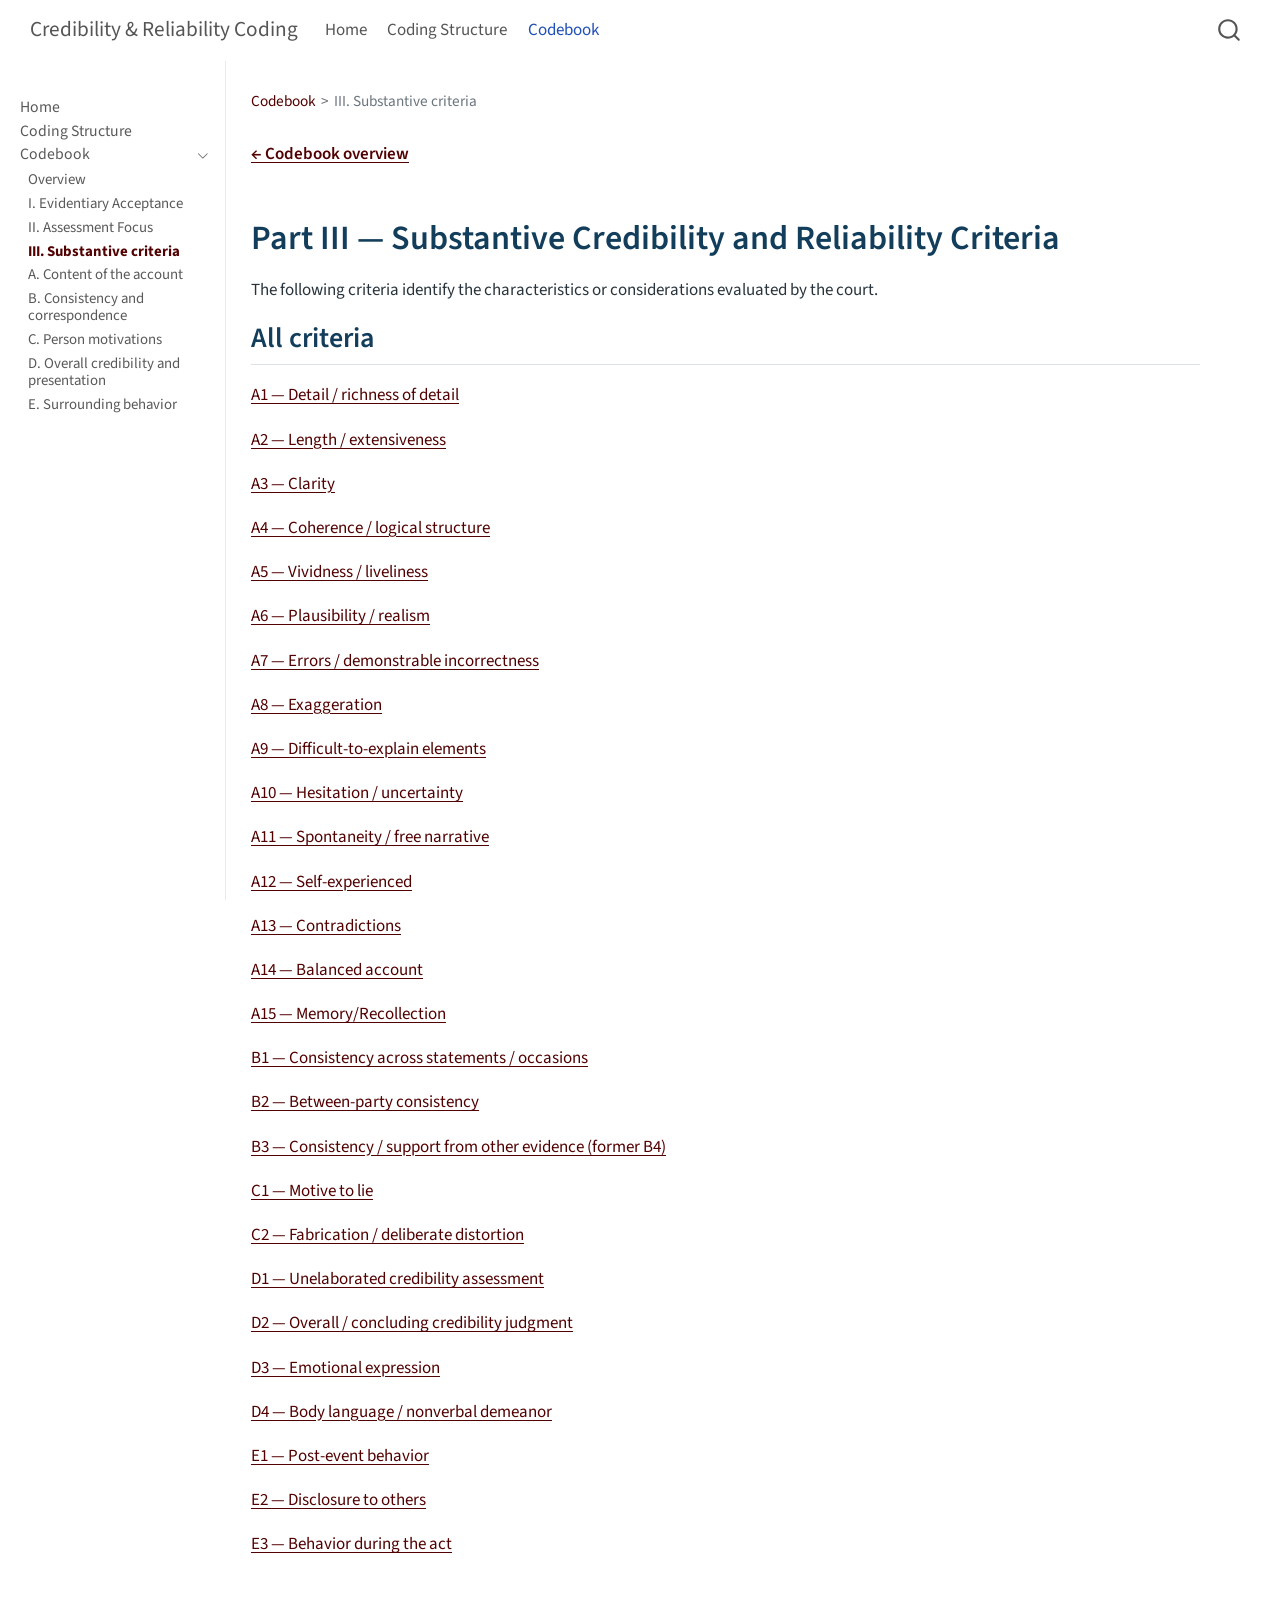
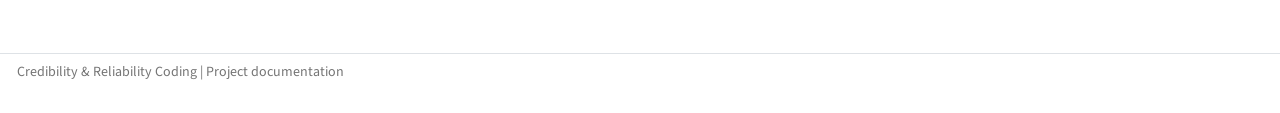
<file: codebook/substantive-criteria.html>
<!DOCTYPE html>
<html xmlns="http://www.w3.org/1999/xhtml" lang="en" xml:lang="en"><head>

<meta charset="utf-8">
<meta name="generator" content="quarto-1.10.19">

<meta name="viewport" content="width=device-width, initial-scale=1.0, user-scalable=yes">


<title>Part III — Substantive Credibility and Reliability Criteria – Credibility &amp; Reliability Coding</title>
<style>
/* Default styles provided by pandoc.
** See https://pandoc.org/MANUAL.html#variables-for-html for config info.
*/
span.smallcaps{font-variant: small-caps;}
div.columns{display: flex; gap: 1.5em;}
div.column{flex: auto;}
@media screen {
div.columns{gap: min(4vw, 1.5em);}
div.column{overflow-x: auto;}
}
div.hanging-indent{margin-left: 1.5em; text-indent: -1.5em;}
ul.task-list{list-style: none;}
ul.task-list li input[type="checkbox"] {
  width: 0.8em;
  margin: 0 0.8em 0.2em -1em; /* quarto-specific, see https://github.com/quarto-dev/quarto-cli/issues/4556 */ 
  vertical-align: middle;
}
</style>


<script src="../site_libs/quarto-nav/quarto-nav.js"></script>
<script src="../site_libs/quarto-nav/headroom.min.js"></script>
<script src="../site_libs/clipboard/clipboard.min.js"></script>
<script src="../site_libs/quarto-search/autocomplete.umd.js"></script>
<script src="../site_libs/quarto-search/fuse.min.js"></script>
<script src="../site_libs/quarto-search/quarto-search.js"></script>
<meta name="quarto:offset" content="../">
<script src="../site_libs/quarto-html/quarto.js" type="module"></script>
<script src="../site_libs/quarto-html/tabsets/tabsets.js" type="module"></script>
<script src="../site_libs/quarto-html/popper.min.js"></script>
<script src="../site_libs/quarto-html/tippy.umd.min.js"></script>
<script src="../site_libs/quarto-html/anchor.min.js"></script>
<link href="../site_libs/quarto-html/tippy.css" rel="stylesheet">
<link href="../site_libs/quarto-html/quarto-syntax-highlighting-bf27225e3a48a9273f3daa8f8e829971.css" rel="stylesheet" id="quarto-text-highlighting-styles">
<script src="../site_libs/bootstrap/bootstrap.min.js"></script>
<link href="../site_libs/bootstrap/bootstrap-icons.css" rel="stylesheet">
<link href="../site_libs/bootstrap/bootstrap-857442aafe57c8d0a401f1a8434a7a25.min.css" rel="stylesheet" append-hash="true" id="quarto-bootstrap" data-mode="light">
<script id="quarto-search-options" type="application/json">{
  "location": "navbar",
  "copy-button": false,
  "collapse-after": 3,
  "panel-placement": "end",
  "type": "overlay",
  "limit": 50,
  "keyboard-shortcut": [
    "f",
    "/",
    "s"
  ],
  "language": {
    "search-no-results-text": "No results",
    "search-matching-documents-text": "matching documents",
    "search-copy-link-title": "Copy link to search",
    "search-hide-matches-text": "Hide additional matches",
    "search-more-match-text": "more match in this document",
    "search-more-matches-text": "more matches in this document",
    "search-clear-button-title": "Clear",
    "search-text-placeholder": "",
    "search-detached-cancel-button-title": "Cancel",
    "search-submit-button-title": "Submit",
    "search-label": "Search"
  }
}</script>
<style>html{ scroll-behavior: smooth; }</style>


<link rel="stylesheet" href="../assets/style.css">
</head>

<body class="nav-sidebar docked nav-fixed fullcontent quarto-light">

<div id="quarto-search-results"></div>
  <header id="quarto-header" class="headroom fixed-top">
    <nav class="navbar navbar-expand-lg " data-bs-theme="dark">
      <div class="navbar-container container-fluid">
      <div class="navbar-brand-container mx-auto">
    <a class="navbar-brand" href="../index.html">
    <span class="navbar-title">Credibility &amp; Reliability Coding</span>
    </a>
  </div>
            <div id="quarto-search" class="" title="Search"></div>
          <button class="navbar-toggler" type="button" data-bs-toggle="collapse" data-bs-target="#navbarCollapse" aria-controls="navbarCollapse" role="menu" aria-expanded="false" aria-label="Toggle navigation" onclick="if (window.quartoToggleHeadroom) { window.quartoToggleHeadroom(); }">
  <span class="navbar-toggler-icon"></span>
</button>
          <div class="collapse navbar-collapse" id="navbarCollapse">
            <ul class="navbar-nav navbar-nav-scroll me-auto">
  <li class="nav-item">
    <a class="nav-link active" href="../index.html" aria-current="page"> 
<span class="menu-text">Home</span></a>
  </li>  
  <li class="nav-item">
    <a class="nav-link" href="../coding-structure.html"> 
<span class="menu-text">Coding Structure</span></a>
  </li>  
  <li class="nav-item">
    <a class="nav-link" href="../codebook/index.html"> 
<span class="menu-text">Codebook</span></a>
  </li>  
</ul>
          </div> <!-- /navcollapse -->
            <div class="quarto-navbar-tools">
</div>
      </div> <!-- /container-fluid -->
    </nav>
  <nav class="quarto-secondary-nav">
    <div class="container-fluid d-flex">
      <button type="button" class="quarto-btn-toggle btn" data-bs-toggle="collapse" role="button" data-bs-target=".quarto-sidebar-collapse-item" aria-controls="quarto-sidebar" aria-expanded="false" aria-label="Toggle sidebar navigation" onclick="if (window.quartoToggleHeadroom) { window.quartoToggleHeadroom(); }">
        <i class="bi bi-layout-text-sidebar-reverse"></i>
      </button>
        <nav class="quarto-page-breadcrumbs" aria-label="breadcrumb"><ol class="breadcrumb"><li class="breadcrumb-item"><a href="../codebook/index.html">Codebook</a></li><li class="breadcrumb-item"><a href="../codebook/substantive-criteria.html">III. Substantive criteria</a></li></ol></nav>
        <a class="flex-grow-1" role="navigation" data-bs-toggle="collapse" data-bs-target=".quarto-sidebar-collapse-item" aria-controls="quarto-sidebar" aria-expanded="false" aria-label="Toggle sidebar navigation" onclick="if (window.quartoToggleHeadroom) { window.quartoToggleHeadroom(); }">      
        </a>
    </div>
  </nav>
</header>
<!-- content -->
<div id="quarto-content" class="quarto-container page-columns page-rows-contents page-layout-article page-navbar">
<!-- sidebar -->
  <nav id="quarto-sidebar" class="sidebar collapse collapse-horizontal quarto-sidebar-collapse-item sidebar-navigation docked overflow-auto">
    <div class="sidebar-menu-container"> 
    <ul class="list-unstyled mt-1">
        <li class="sidebar-item">
  <div class="sidebar-item-container"> 
  <a href="../index.html" class="sidebar-item-text sidebar-link">
 <span class="menu-text">Home</span></a>
  </div>
</li>
        <li class="sidebar-item">
  <div class="sidebar-item-container"> 
  <a href="../coding-structure.html" class="sidebar-item-text sidebar-link">
 <span class="menu-text">Coding Structure</span></a>
  </div>
</li>
        <li class="sidebar-item sidebar-item-section">
      <div class="sidebar-item-container"> 
            <a href="../codebook/index.html" class="sidebar-item-text sidebar-link">
 <span class="menu-text">Codebook</span></a>
          <a class="sidebar-item-toggle text-start" data-bs-toggle="collapse" data-bs-target="#quarto-sidebar-section-1" role="navigation" aria-expanded="true" aria-label="Toggle section">
            <i class="bi bi-chevron-right ms-2"></i>
          </a> 
      </div>
      <ul id="quarto-sidebar-section-1" class="collapse list-unstyled sidebar-section depth1 show">  
          <li class="sidebar-item">
  <div class="sidebar-item-container"> 
  <a href="../codebook/index.html" class="sidebar-item-text sidebar-link">
 <span class="menu-text">Overview</span></a>
  </div>
</li>
          <li class="sidebar-item">
  <div class="sidebar-item-container"> 
  <a href="../codebook/acceptance.html" class="sidebar-item-text sidebar-link">
 <span class="menu-text">I. Evidentiary Acceptance</span></a>
  </div>
</li>
          <li class="sidebar-item">
  <div class="sidebar-item-container"> 
  <a href="../codebook/assessment-focus.html" class="sidebar-item-text sidebar-link">
 <span class="menu-text">II. Assessment Focus</span></a>
  </div>
</li>
          <li class="sidebar-item">
  <div class="sidebar-item-container"> 
  <a href="../codebook/substantive-criteria.html" class="sidebar-item-text sidebar-link active">
 <span class="menu-text">III. Substantive criteria</span></a>
  </div>
</li>
          <li class="sidebar-item">
  <div class="sidebar-item-container"> 
  <a href="../codebook/a.html" class="sidebar-item-text sidebar-link">
 <span class="menu-text">A. Content of the account</span></a>
  </div>
</li>
          <li class="sidebar-item">
  <div class="sidebar-item-container"> 
  <a href="../codebook/b.html" class="sidebar-item-text sidebar-link">
 <span class="menu-text">B. Consistency and correspondence</span></a>
  </div>
</li>
          <li class="sidebar-item">
  <div class="sidebar-item-container"> 
  <a href="../codebook/c.html" class="sidebar-item-text sidebar-link">
 <span class="menu-text">C. Person motivations</span></a>
  </div>
</li>
          <li class="sidebar-item">
  <div class="sidebar-item-container"> 
  <a href="../codebook/d.html" class="sidebar-item-text sidebar-link">
 <span class="menu-text">D. Overall credibility and presentation</span></a>
  </div>
</li>
          <li class="sidebar-item">
  <div class="sidebar-item-container"> 
  <a href="../codebook/e.html" class="sidebar-item-text sidebar-link">
 <span class="menu-text">E. Surrounding behavior</span></a>
  </div>
</li>
      </ul>
  </li>
    </ul>
    </div>
</nav>
<div id="quarto-sidebar-glass" class="quarto-sidebar-collapse-item" data-bs-toggle="collapse" data-bs-target=".quarto-sidebar-collapse-item"></div>
<!-- margin-sidebar -->
    
<!-- main -->
<main class="content" id="quarto-document-content">

<header id="title-block-header" class="quarto-title-block default"><nav class="quarto-page-breadcrumbs quarto-title-breadcrumbs d-none d-lg-block" aria-label="breadcrumb"><ol class="breadcrumb"><li class="breadcrumb-item"><a href="../codebook/index.html">Codebook</a></li><li class="breadcrumb-item"><a href="../codebook/substantive-criteria.html">III. Substantive criteria</a></li></ol></nav>
<div class="quarto-title">
<h1 class="title">Part III — Substantive Credibility and Reliability Criteria</h1>
</div>



<div class="quarto-title-meta">

    
  
    
  </div>
  


</header>


<p><a href="../codebook/index.html" class="back-link">← Codebook overview</a></p>


<div id="source-content" class="source-content quarto-include-in-search-index" data-section="substantive-criteria" data-source="codebook_v3.md">
<section id="part-iii-substantive-credibility-and-reliability-criteria" class="level1">
<h1>Part III — Substantive Credibility and Reliability Criteria</h1>
<p>The following criteria identify the characteristics or considerations evaluated by the court.</p>
</section>
</div>
<section id="all-criteria" class="level2">
<h2 class="anchored" data-anchor-id="all-criteria">All criteria</h2>
<p><a href="a.html#a1">A1 — Detail / richness of detail</a></p>
<p><a href="a.html#a2">A2 — Length / extensiveness</a></p>
<p><a href="a.html#a3">A3 — Clarity</a></p>
<p><a href="a.html#a4">A4 — Coherence / logical structure</a></p>
<p><a href="a.html#a5">A5 — Vividness / liveliness</a></p>
<p><a href="a.html#a6">A6 — Plausibility / realism</a></p>
<p><a href="a.html#a7">A7 — Errors / demonstrable incorrectness</a></p>
<p><a href="a.html#a8">A8 — Exaggeration</a></p>
<p><a href="a.html#a9">A9 — Difficult-to-explain elements</a></p>
<p><a href="a.html#a10">A10 — Hesitation / uncertainty</a></p>
<p><a href="a.html#a11">A11 — Spontaneity / free narrative</a></p>
<p><a href="a.html#a12">A12 — Self-experienced</a></p>
<p><a href="a.html#a13">A13 — Contradictions</a></p>
<p><a href="a.html#a14">A14 — Balanced account</a></p>
<p><a href="a.html#a15">A15 — Memory/Recollection</a></p>
<p><a href="b.html#b1">B1 — Consistency across statements / occasions</a></p>
<p><a href="b.html#b2">B2 — Between-party consistency</a></p>
<p><a href="b.html#b3">B3 — Consistency / support from other evidence (former B4)</a></p>
<p><a href="c.html#c1">C1 — Motive to lie</a></p>
<p><a href="c.html#c2">C2 — Fabrication / deliberate distortion</a></p>
<p><a href="d.html#d1">D1 — Unelaborated credibility assessment</a></p>
<p><a href="d.html#d2">D2 — Overall / concluding credibility judgment</a></p>
<p><a href="d.html#d3">D3 — Emotional expression</a></p>
<p><a href="d.html#d4">D4 — Body language / nonverbal demeanor</a></p>
<p><a href="e.html#e1">E1 — Post-event behavior</a></p>
<p><a href="e.html#e2">E2 — Disclosure to others</a></p>
<p><a href="e.html#e3">E3 — Behavior during the act</a></p>
</section>

</main> <!-- /main -->
<script>
(function () {
  function markCurrentNavigation() {
    var path = window.location.pathname;
    document.querySelectorAll('.navbar .nav-link').forEach(function (link) {
      var target = new URL(link.getAttribute('data-original-href') || link.href).pathname;
      var codebook = target.endsWith('/codebook/index.html');
      var active = path === target || path === target.replace(/index\.html$/, '') ||
        (codebook && path.startsWith(target.slice(0, -10)));
      link.classList.toggle('active', active);
      if (active) link.setAttribute('aria-current', 'page');
      else link.removeAttribute('aria-current');
    });
  }
  function openHashTarget() {
    if (!window.location.hash) return;
    var id = decodeURIComponent(window.location.hash.slice(1));
    var el = document.getElementById(id);
    if (!el) return;
    if (el.tagName === 'DETAILS') el.open = true;
    var p = el.parentElement;
    while (p) { if (p.tagName === 'DETAILS') p.open = true; p = p.parentElement; }
    setTimeout(function () { el.scrollIntoView({block: 'start'}); }, 70);
  }
  function openSearchMatches() {
    document.querySelectorAll('#source-content mark').forEach(function (mark) {
      var parent = mark.parentElement;
      while (parent) {
        if (parent.tagName === 'DETAILS') parent.open = true;
        parent = parent.parentElement;
      }
    });
  }
  document.addEventListener('click', function (ev) {
    var btn = ev.target.closest('button[data-expand]');
    if (btn) {
      var expand = btn.dataset.expand === 'true';
      document.querySelectorAll('details.criterion, details.subcriterion').forEach(function(d) { d.open = expand; });
    }
    var link = ev.target.closest('a[href*="#"]');
    if (link) setTimeout(openHashTarget, 30);
  });
  window.addEventListener('hashchange', openHashTarget);
  document.addEventListener('DOMContentLoaded', openHashTarget);
  document.addEventListener('DOMContentLoaded', markCurrentNavigation);
  document.addEventListener('DOMContentLoaded', openSearchMatches);
  window.addEventListener('load', openHashTarget);
  window.addEventListener('load', markCurrentNavigation);
})();
</script>
<script id="quarto-html-after-body" type="application/javascript">
  window.document.addEventListener("DOMContentLoaded", function (event) {
    const icon = "";
    const anchorJS = new window.AnchorJS();
    anchorJS.options = {
      placement: 'right',
      icon: icon
    };
    anchorJS.add('.anchored');
    const isCodeAnnotation = (el) => {
      for (const clz of el.classList) {
        if (clz.startsWith('code-annotation-')) {                     
          return true;
        }
      }
      return false;
    }
    const onCopySuccess = function(e) {
      // button target
      const button = e.trigger;
      // don't keep focus
      button.blur();
      // flash "checked"
      button.classList.add('code-copy-button-checked');
      var currentTitle = button.getAttribute("title");
      button.setAttribute("title", "Copied!");
      let tooltip;
      if (window.bootstrap) {
        button.setAttribute("data-bs-toggle", "tooltip");
        button.setAttribute("data-bs-placement", "left");
        button.setAttribute("data-bs-title", "Copied!");
        tooltip = new bootstrap.Tooltip(button, 
          { trigger: "manual", 
            customClass: "code-copy-button-tooltip",
            offset: [0, -8]});
        tooltip.show();    
      }
      setTimeout(function() {
        if (tooltip) {
          tooltip.hide();
          button.removeAttribute("data-bs-title");
          button.removeAttribute("data-bs-toggle");
          button.removeAttribute("data-bs-placement");
        }
        button.setAttribute("title", currentTitle);
        button.classList.remove('code-copy-button-checked');
      }, 1000);
      // clear code selection
      e.clearSelection();
    }
    const getTextToCopy = function(trigger) {
      const outerScaffold = trigger.parentElement.cloneNode(true);
      const codeEl = outerScaffold.querySelector('code');
      for (const childEl of codeEl.children) {
        if (isCodeAnnotation(childEl)) {
          childEl.remove();
        }
      }
      return codeEl.innerText;
    }
    const clipboard = new window.ClipboardJS('.code-copy-button:not([data-in-quarto-modal])', {
      text: getTextToCopy
    });
    clipboard.on('success', onCopySuccess);
    if (window.document.getElementById('quarto-embedded-source-code-modal')) {
      const clipboardModal = new window.ClipboardJS('.code-copy-button[data-in-quarto-modal]', {
        text: getTextToCopy,
        container: window.document.getElementById('quarto-embedded-source-code-modal')
      });
      clipboardModal.on('success', onCopySuccess);
    }
      var localhostRegex = new RegExp(/^(?:http|https):\/\/localhost\:?[0-9]*\//);
      var mailtoRegex = new RegExp(/^mailto:/);
        var filterRegex = new RegExp('/' + window.location.host + '/');
      var isInternal = (href) => {
          return filterRegex.test(href) || localhostRegex.test(href) || mailtoRegex.test(href);
      }
      // Inspect non-navigation links and adorn them if external
     var links = window.document.querySelectorAll('a[href]:not(.nav-link):not(.navbar-brand):not(.toc-action):not(.sidebar-link):not(.sidebar-item-toggle):not(.pagination-link):not(.no-external):not([aria-hidden]):not(.dropdown-item):not(.quarto-navigation-tool):not(.about-link)');
      for (var i=0; i<links.length; i++) {
        const link = links[i];
        if (!isInternal(link.href)) {
          // undo the damage that might have been done by quarto-nav.js in the case of
          // links that we want to consider external
          if (link.dataset.originalHref !== undefined) {
            link.href = link.dataset.originalHref;
          }
            // target, if specified
            link.setAttribute("target", "_blank");
            if (link.getAttribute("rel") === null) {
              link.setAttribute("rel", "noopener");
            }
        }
      }
    function tippyHover(el, contentFn, onTriggerFn, onUntriggerFn) {
      const config = {
        allowHTML: true,
        maxWidth: 500,
        delay: 100,
        arrow: false,
        appendTo: function(el) {
            return el.parentElement;
        },
        interactive: true,
        interactiveBorder: 10,
        theme: 'quarto',
        placement: 'bottom-start',
      };
      if (contentFn) {
        config.content = contentFn;
      }
      if (onTriggerFn) {
        config.onTrigger = onTriggerFn;
      }
      if (onUntriggerFn) {
        config.onUntrigger = onUntriggerFn;
      }
      window.tippy(el, config); 
    }
    const noterefs = window.document.querySelectorAll('a[role="doc-noteref"]');
    for (var i=0; i<noterefs.length; i++) {
      const ref = noterefs[i];
      tippyHover(ref, function() {
        // use id or data attribute instead here
        let href = ref.getAttribute('data-footnote-href') || ref.getAttribute('href');
        try { href = new URL(href).hash; } catch {}
        const id = href.replace(/^#\/?/, "");
        const note = window.document.getElementById(id);
        if (note) {
          return note.innerHTML;
        } else {
          return "";
        }
      });
    }
    const xrefs = window.document.querySelectorAll('a.quarto-xref');
    const processXRef = (id, note) => {
      // Strip column container classes
      const stripColumnClz = (el) => {
        el.classList.remove("page-full", "page-columns");
        if (el.children) {
          for (const child of el.children) {
            stripColumnClz(child);
          }
        }
      }
      stripColumnClz(note)
      if (id === null || id.startsWith('sec-')) {
        // Special case sections, only their first couple elements
        const container = document.createElement("div");
        if (note.children && note.children.length > 2) {
          container.appendChild(note.children[0].cloneNode(true));
          for (let i = 1; i < note.children.length; i++) {
            const child = note.children[i];
            if (child.tagName === "P" && child.innerText === "") {
              continue;
            } else {
              container.appendChild(child.cloneNode(true));
              break;
            }
          }
          if (window.Quarto?.typesetMath) {
            window.Quarto.typesetMath(container);
          }
          return container.innerHTML
        } else {
          if (window.Quarto?.typesetMath) {
            window.Quarto.typesetMath(note);
          }
          return note.innerHTML;
        }
      } else {
        // Remove any anchor links if they are present
        const anchorLink = note.querySelector('a.anchorjs-link');
        if (anchorLink) {
          anchorLink.remove();
        }
        if (window.Quarto?.typesetMath) {
          window.Quarto.typesetMath(note);
        }
        if (note.classList.contains("callout")) {
          return note.outerHTML;
        } else {
          return note.innerHTML;
        }
      }
    }
    for (var i=0; i<xrefs.length; i++) {
      const xref = xrefs[i];
      tippyHover(xref, undefined, function(instance) {
        instance.disable();
        let url = xref.getAttribute('href');
        let hash = undefined; 
        if (url.startsWith('#')) {
          hash = url;
        } else {
          try { hash = new URL(url).hash; } catch {}
        }
        if (hash) {
          const id = hash.replace(/^#\/?/, "");
          const note = window.document.getElementById(id);
          if (note !== null) {
            try {
              const html = processXRef(id, note.cloneNode(true));
              instance.setContent(html);
            } finally {
              instance.enable();
              instance.show();
            }
          } else {
            // See if we can fetch this
            fetch(url.split('#')[0])
            .then(res => res.text())
            .then(html => {
              const parser = new DOMParser();
              const htmlDoc = parser.parseFromString(html, "text/html");
              const note = htmlDoc.getElementById(id);
              if (note !== null) {
                const html = processXRef(id, note);
                instance.setContent(html);
              } 
            }).finally(() => {
              instance.enable();
              instance.show();
            });
          }
        } else {
          // See if we can fetch a full url (with no hash to target)
          // This is a special case and we should probably do some content thinning / targeting
          fetch(url)
          .then(res => res.text())
          .then(html => {
            const parser = new DOMParser();
            const htmlDoc = parser.parseFromString(html, "text/html");
            const note = htmlDoc.querySelector('main.content');
            if (note !== null) {
              // This should only happen for chapter cross references
              // (since there is no id in the URL)
              // remove the first header
              if (note.children.length > 0 && note.children[0].tagName === "HEADER") {
                note.children[0].remove();
              }
              const html = processXRef(null, note);
              instance.setContent(html);
            } 
          }).finally(() => {
            instance.enable();
            instance.show();
          });
        }
      }, function(instance) {
      });
    }
        let selectedAnnoteEl;
        const selectorForAnnotation = ( cell, annotation) => {
          let cellAttr = 'data-code-cell="' + cell + '"';
          let lineAttr = 'data-code-annotation="' +  annotation + '"';
          const selector = 'span[' + cellAttr + '][' + lineAttr + ']';
          return selector;
        }
        const selectCodeLines = (annoteEl) => {
          const doc = window.document;
          const targetCell = annoteEl.getAttribute("data-target-cell");
          const targetAnnotation = annoteEl.getAttribute("data-target-annotation");
          const annoteSpan = window.document.querySelector(selectorForAnnotation(targetCell, targetAnnotation));
          const lines = annoteSpan.getAttribute("data-code-lines").split(",");
          const lineIds = lines.map((line) => {
            return targetCell + "-" + line;
          })
          let top = null;
          let height = null;
          let parent = null;
          if (lineIds.length > 0) {
              //compute the position of the single el (top and bottom and make a div)
              const el = window.document.getElementById(lineIds[0]);
              top = el.offsetTop;
              height = el.offsetHeight;
              parent = el.parentElement.parentElement;
            if (lineIds.length > 1) {
              const lastEl = window.document.getElementById(lineIds[lineIds.length - 1]);
              const bottom = lastEl.offsetTop + lastEl.offsetHeight;
              height = bottom - top;
            }
            if (top !== null && height !== null && parent !== null) {
              // cook up a div (if necessary) and position it 
              let div = window.document.getElementById("code-annotation-line-highlight");
              if (div === null) {
                div = window.document.createElement("div");
                div.setAttribute("id", "code-annotation-line-highlight");
                div.style.position = 'absolute';
                parent.appendChild(div);
              }
              div.style.top = top - 2 + "px";
              div.style.height = height + 4 + "px";
              div.style.left = 0;
              let gutterDiv = window.document.getElementById("code-annotation-line-highlight-gutter");
              if (gutterDiv === null) {
                gutterDiv = window.document.createElement("div");
                gutterDiv.setAttribute("id", "code-annotation-line-highlight-gutter");
                gutterDiv.style.position = 'absolute';
                const codeCell = window.document.getElementById(targetCell);
                const gutter = codeCell.querySelector('.code-annotation-gutter');
                gutter.appendChild(gutterDiv);
              }
              gutterDiv.style.top = top - 2 + "px";
              gutterDiv.style.height = height + 4 + "px";
            }
            selectedAnnoteEl = annoteEl;
          }
        };
        const unselectCodeLines = () => {
          const elementsIds = ["code-annotation-line-highlight", "code-annotation-line-highlight-gutter"];
          elementsIds.forEach((elId) => {
            const div = window.document.getElementById(elId);
            if (div) {
              div.remove();
            }
          });
          selectedAnnoteEl = undefined;
        };
          // Handle positioning of the toggle
      window.addEventListener(
        "resize",
        throttle(() => {
          elRect = undefined;
          if (selectedAnnoteEl) {
            selectCodeLines(selectedAnnoteEl);
          }
        }, 10)
      );
      function throttle(fn, ms) {
      let throttle = false;
      let timer;
        return (...args) => {
          if(!throttle) { // first call gets through
              fn.apply(this, args);
              throttle = true;
          } else { // all the others get throttled
              if(timer) clearTimeout(timer); // cancel #2
              timer = setTimeout(() => {
                fn.apply(this, args);
                timer = throttle = false;
              }, ms);
          }
        };
      }
        // Attach click handler to the DT
        const annoteDls = window.document.querySelectorAll('dt[data-target-cell]');
        for (const annoteDlNode of annoteDls) {
          annoteDlNode.addEventListener('click', (event) => {
            const clickedEl = event.target;
            if (clickedEl !== selectedAnnoteEl) {
              unselectCodeLines();
              const activeEl = window.document.querySelector('dt[data-target-cell].code-annotation-active');
              if (activeEl) {
                activeEl.classList.remove('code-annotation-active');
              }
              selectCodeLines(clickedEl);
              clickedEl.classList.add('code-annotation-active');
            } else {
              // Unselect the line
              unselectCodeLines();
              clickedEl.classList.remove('code-annotation-active');
            }
          });
        }
    const findCites = (el) => {
      const parentEl = el.parentElement;
      if (parentEl) {
        const cites = parentEl.dataset.cites;
        if (cites) {
          return {
            el,
            cites: cites.split(' ')
          };
        } else {
          return findCites(el.parentElement)
        }
      } else {
        return undefined;
      }
    };
    var bibliorefs = window.document.querySelectorAll('a[role="doc-biblioref"]');
    for (var i=0; i<bibliorefs.length; i++) {
      const ref = bibliorefs[i];
      const citeInfo = findCites(ref);
      if (citeInfo) {
        tippyHover(citeInfo.el, function() {
          var popup = window.document.createElement('div');
          citeInfo.cites.forEach(function(cite) {
            var citeDiv = window.document.createElement('div');
            citeDiv.classList.add('hanging-indent');
            citeDiv.classList.add('csl-entry');
            var biblioDiv = window.document.getElementById('ref-' + cite);
            if (biblioDiv) {
              citeDiv.innerHTML = biblioDiv.innerHTML;
            }
            popup.appendChild(citeDiv);
          });
          return popup.innerHTML;
        });
      }
    }
  });
  </script>
</div> <!-- /content -->
<footer class="footer">
  <div class="nav-footer">
    <div class="nav-footer-left">
<p>Credibility &amp; Reliability Coding | Project documentation</p>
</div>   
    <div class="nav-footer-center">
      &nbsp;
    </div>
    <div class="nav-footer-right">
      &nbsp;
    </div>
  </div>
</footer>




<script src="../site_libs/quarto-html/zenscroll-min.js"></script>
</body></html>
</file>
<file: site_libs/quarto-html/tippy.css>
.tippy-box[data-animation=fade][data-state=hidden]{opacity:0}[data-tippy-root]{max-width:calc(100vw - 10px)}.tippy-box{position:relative;background-color:#333;color:#fff;border-radius:4px;font-size:14px;line-height:1.4;white-space:normal;outline:0;transition-property:transform,visibility,opacity}.tippy-box[data-placement^=top]>.tippy-arrow{bottom:0}.tippy-box[data-placement^=top]>.tippy-arrow:before{bottom:-7px;left:0;border-width:8px 8px 0;border-top-color:initial;transform-origin:center top}.tippy-box[data-placement^=bottom]>.tippy-arrow{top:0}.tippy-box[data-placement^=bottom]>.tippy-arrow:before{top:-7px;left:0;border-width:0 8px 8px;border-bottom-color:initial;transform-origin:center bottom}.tippy-box[data-placement^=left]>.tippy-arrow{right:0}.tippy-box[data-placement^=left]>.tippy-arrow:before{border-width:8px 0 8px 8px;border-left-color:initial;right:-7px;transform-origin:center left}.tippy-box[data-placement^=right]>.tippy-arrow{left:0}.tippy-box[data-placement^=right]>.tippy-arrow:before{left:-7px;border-width:8px 8px 8px 0;border-right-color:initial;transform-origin:center right}.tippy-box[data-inertia][data-state=visible]{transition-timing-function:cubic-bezier(.54,1.5,.38,1.11)}.tippy-arrow{width:16px;height:16px;color:#333}.tippy-arrow:before{content:"";position:absolute;border-color:transparent;border-style:solid}.tippy-content{position:relative;padding:5px 9px;z-index:1}
</file>
<file: site_libs/quarto-html/quarto-syntax-highlighting-bf27225e3a48a9273f3daa8f8e829971.css>
/* quarto syntax highlight colors */
:root {
  --quarto-hl-ot-color: #003B4F;
  --quarto-hl-at-color: #657422;
  --quarto-hl-ss-color: #20794D;
  --quarto-hl-an-color: #5E5E5E;
  --quarto-hl-fu-color: #4758AB;
  --quarto-hl-st-color: #20794D;
  --quarto-hl-cf-color: #003B4F;
  --quarto-hl-op-color: #5E5E5E;
  --quarto-hl-er-color: #AD0000;
  --quarto-hl-bn-color: #AD0000;
  --quarto-hl-al-color: #AD0000;
  --quarto-hl-va-color: #111111;
  --quarto-hl-bu-color: inherit;
  --quarto-hl-ex-color: inherit;
  --quarto-hl-pp-color: #AD0000;
  --quarto-hl-in-color: #5E5E5E;
  --quarto-hl-vs-color: #20794D;
  --quarto-hl-wa-color: #5E5E5E;
  --quarto-hl-do-color: #5E5E5E;
  --quarto-hl-im-color: #00769E;
  --quarto-hl-ch-color: #20794D;
  --quarto-hl-dt-color: #AD0000;
  --quarto-hl-fl-color: #AD0000;
  --quarto-hl-co-color: #5E5E5E;
  --quarto-hl-cv-color: #5E5E5E;
  --quarto-hl-cn-color: #8f5902;
  --quarto-hl-sc-color: #5E5E5E;
  --quarto-hl-dv-color: #AD0000;
  --quarto-hl-kw-color: #003B4F;
}

/* other quarto variables */
:root {
  --quarto-font-monospace: SFMono-Regular, Menlo, Monaco, Consolas, "Liberation Mono", "Courier New", monospace;
}

/* syntax highlight based on Pandoc's rules */
pre > code.sourceCode > span {
  color: #003B4F;
}

code.sourceCode > span {
  color: #003B4F;
}

div.sourceCode,
div.sourceCode pre.sourceCode {
  color: #003B4F;
}

/* Normal */
code span {
  color: #003B4F;
}

/* Alert */
code span.al {
  color: #AD0000;
  font-style: inherit;
}

/* Annotation */
code span.an {
  color: #5E5E5E;
  font-style: inherit;
}

/* Attribute */
code span.at {
  color: #657422;
  font-style: inherit;
}

/* BaseN */
code span.bn {
  color: #AD0000;
  font-style: inherit;
}

/* BuiltIn */
code span.bu {
  font-style: inherit;
}

/* ControlFlow */
code span.cf {
  color: #003B4F;
  font-weight: bold;
  font-style: inherit;
}

/* Char */
code span.ch {
  color: #20794D;
  font-style: inherit;
}

/* Constant */
code span.cn {
  color: #8f5902;
  font-style: inherit;
}

/* Comment */
code span.co {
  color: #5E5E5E;
  font-style: inherit;
}

/* CommentVar */
code span.cv {
  color: #5E5E5E;
  font-style: italic;
}

/* Documentation */
code span.do {
  color: #5E5E5E;
  font-style: italic;
}

/* DataType */
code span.dt {
  color: #AD0000;
  font-style: inherit;
}

/* DecVal */
code span.dv {
  color: #AD0000;
  font-style: inherit;
}

/* Error */
code span.er {
  color: #AD0000;
  font-style: inherit;
}

/* Extension */
code span.ex {
  font-style: inherit;
}

/* Float */
code span.fl {
  color: #AD0000;
  font-style: inherit;
}

/* Function */
code span.fu {
  color: #4758AB;
  font-style: inherit;
}

/* Import */
code span.im {
  color: #00769E;
  font-style: inherit;
}

/* Information */
code span.in {
  color: #5E5E5E;
  font-style: inherit;
}

/* Keyword */
code span.kw {
  color: #003B4F;
  font-weight: bold;
  font-style: inherit;
}

/* Operator */
code span.op {
  color: #5E5E5E;
  font-style: inherit;
}

/* Other */
code span.ot {
  color: #003B4F;
  font-style: inherit;
}

/* Preprocessor */
code span.pp {
  color: #AD0000;
  font-style: inherit;
}

/* SpecialChar */
code span.sc {
  color: #5E5E5E;
  font-style: inherit;
}

/* SpecialString */
code span.ss {
  color: #20794D;
  font-style: inherit;
}

/* String */
code span.st {
  color: #20794D;
  font-style: inherit;
}

/* Variable */
code span.va {
  color: #111111;
  font-style: inherit;
}

/* VerbatimString */
code span.vs {
  color: #20794D;
  font-style: inherit;
}

/* Warning */
code span.wa {
  color: #5E5E5E;
  font-style: italic;
}

.prevent-inlining {
  content: "</";
}

/*# sourceMappingURL=8be38f48d34c45af72792cbd699585e7.css.map */
</file>
<file: assets/style.css>
:root { --rose: #edbbbb; --rose-light: #f1e7e7; --rose-border: #e5d6d6; --ink: #28333b; --navy: #123d5b; --burgundy: #510101; --blue: #accce8; }
body { background: #ffffff; color: var(--ink); }
a { color: #510101; } a:hover { color: #123d5b; }
.navbar, #quarto-sidebar { background: #ffffff !important; }
.sidebar-item-text.active, .sidebar-link.active { color: #510101 !important; font-weight: 700; }
#quarto-content { line-height: 1.6; }
.criterion, .subcriterion { border: 1px solid var(--rose-border); border-radius: 8px; margin: 0.8rem 0; background: #fff; scroll-margin-top: 90px; }
.criterion > summary, .subcriterion > summary { cursor: pointer; padding: 0.9rem 1.1rem; font-weight: 650; color: #510101; background: var(--rose-light); border-radius: 7px; }
.criterion[open] > summary, .subcriterion[open] > summary { border-radius: 7px 7px 0 0; border-bottom: 1px solid var(--rose-border); }
.criterion > summary:focus-visible, .subcriterion > summary:focus-visible, button:focus-visible { outline: 3px solid #123d5b; outline-offset: 3px; }
.detail-body { padding: 1rem 1.2rem 1.3rem; }
.detail-body h4 { margin-top: 1.25rem; font-size: 1.02rem; color: #510101; }
.detail-body ul { padding-left: 1.5rem; }
.detail-body li { margin: .3rem 0; }
.source-table { width: 100%; border-collapse: collapse; margin: .7rem 0 1.2rem; }
.source-table td { padding: .6rem .75rem; border: 1px solid #e6dfe1; vertical-align: top; }
.source-table tr:nth-child(even) { background: #f9f4f4; }
.source-table td:first-child { font-weight: 600; min-width: 10rem; width: 32%; }
.page-actions { display: flex; gap: .6rem; margin: 1rem 0; }
.page-actions button { border: 1px solid #edbbbb; background: #fff; color: #510101; padding: .35rem .7rem; border-radius: 5px; cursor: pointer; }
.page-actions button:hover { background: var(--rose-light); }
.home-cards { display: grid; grid-template-columns: repeat(auto-fit, minmax(230px,1fr)); gap: 1rem; margin: 1.2rem 0; }
.home-card { display: flex; flex-direction: column; gap: .45rem; border: 1px solid var(--rose-border); border-radius: 8px; padding: 1.3rem; background: var(--rose-light); text-decoration: none; }
.home-card strong { font-size: 1.2rem; } .home-card span { color: var(--ink); }
.intro { border-left: 3px solid var(--rose); padding-left: 1rem; }
@media(max-width:600px) { .detail-body { padding: .75rem; } .source-table td:first-child { min-width: 6rem; } }

/* Blush-first palette with high-contrast text and white background */
h1,h2,h3 { color: var(--navy); }
.navbar, #quarto-sidebar { border-color: #f1e7e7 !important; }
.criterion > summary, .subcriterion > summary { background: var(--rose-light); border-left: 4px solid var(--rose); }
.criterion > summary:hover, .subcriterion > summary:hover { background: #f3d9da; }
.home-card { background: #f9f1f1; border-top: 4px solid var(--rose); }
.home-card:hover { border-color: var(--rose); background: #f7e8e8; }
.start-note { background: #f9f1f1; border-left: 4px solid var(--rose); padding: 1rem 1.2rem; border-radius: 6px; margin: 1.4rem 0; }
.start-note p { margin: .5rem 0 0; }
.back-link { display: inline-block; margin: .3rem 0 1rem; font-weight: 600; }
.taxonomy-table { width:100%; }
.taxonomy-table td:first-child { width:5rem; font-weight:700; }


/* --- Compact disclosure headers --- */
.criterion > summary,
.subcriterion > summary {
  display: list-item;
  min-height: 0;
  height: auto;
  line-height: 1.4;
  padding: 0.9rem 1.1rem;
  font-weight: 700;
}

/* --- Clear, bold subheadings without heading-link icons --- */
.detail-body h4,
.detail-body h5,
.detail-body h6 {
  font-weight: 700;
  color: var(--burgundy);
}

.detail-body .anchorjs-link,
.detail-body a.anchorjs-link {
  display: none !important;
}

/* Source headings retain their wording and hierarchy inside disclosures. */
.criterion > summary > :is(h1,h2,h3),
.subcriterion > summary > :is(h1,h2,h3) {
  display: inline;
  margin: 0;
  font-size: inherit;
  color: inherit;
}
.source-table th { padding: .6rem .75rem; border: 1px solid #e6dfe1; text-align: left; }
.source-content .source-table { display: block; overflow-x: auto; }
.source-content { scroll-margin-top: 90px; }
.source-table:has(th:nth-child(3)) td:first-child { width: 4rem; min-width: 4rem; }
/* Source pages supply their own headings; retain Quarto's breadcrumb. */
body:has(.source-content[data-source="codebook_v3.md"]:not([data-section="e"]))
  #title-block-header .quarto-title { display: none; }
</file>
